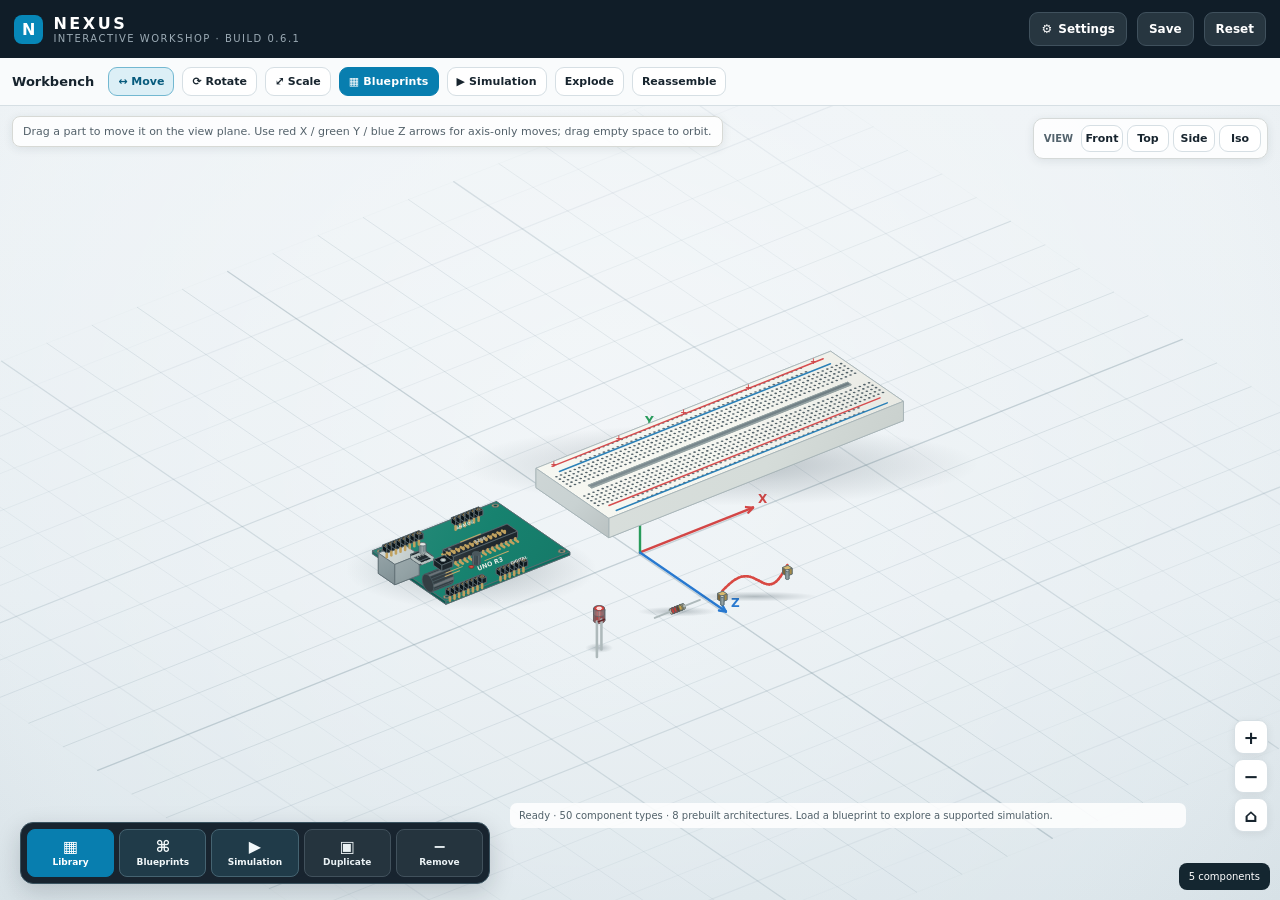
<file: index.html>
<!doctype html>
<html lang="en">
<head>
<meta charset="utf-8"><meta name="viewport" content="width=device-width,initial-scale=1,maximum-scale=1,user-scalable=no">
<title>NEXUS Workshop · v0.6.1</title>
<style>
:root{--bg:#e9e8e1;--panel:#fff;--ink:#17222b;--muted:#66727b;--blue:#1679a8;--line:#d5d9d8;--dark:#17232d}
*{box-sizing:border-box}html,body{margin:0;height:100%;font-family:Inter,system-ui,-apple-system,Segoe UI,sans-serif;color:var(--ink);background:var(--bg);overflow:hidden}button,input,select{font:inherit}button{cursor:pointer;border:1px solid var(--line);background:#fff;color:var(--ink);border-radius:9px;padding:9px 11px;font-weight:650}button:active{transform:scale(.98)}button.primary{background:var(--blue);border-color:var(--blue);color:#fff}button.active{background:#dceff6;border-color:#73b8d1;color:#075b7d}.top{height:54px;background:var(--dark);color:white;display:flex;align-items:center;gap:10px;padding:0 14px}.logo{background:#149ac4;border-radius:8px;font-weight:900;padding:5px 8px}.brand{font-weight:850;letter-spacing:.12em}.sub{font-size:9px;letter-spacing:.15em;color:#9cabb5}.spacer{flex:1}.top button{background:#273640;color:white;border-color:#40515d;font-size:12px}.shell{height:calc(100% - 54px);display:flex;flex-direction:column}.toolbar{display:flex;align-items:center;gap:7px;padding:9px 12px;background:#f8f8f4;border-bottom:1px solid var(--line);overflow-x:auto;white-space:nowrap}.toolbar strong{font-size:13px;margin-right:6px}.toolbar button{font-size:11px;padding:7px 9px}.workspace{flex:1;min-height:0;position:relative}.scene{position:absolute;inset:0;overflow:hidden;background-color:#e9e8e1;background-image:radial-gradient(#b8bdb8 0.7px,transparent .7px);background-size:17px 17px;touch-action:none}.scene canvas{display:block;width:100%;height:100%;touch-action:none}.hint{position:absolute;left:12px;top:10px;background:#ffffffd9;border:1px solid #d7d9d5;border-radius:8px;padding:8px 10px;font-size:10px;color:#53616a;pointer-events:none}.axis{position:absolute;top:10px;right:10px;display:grid;grid-template-columns:repeat(3,32px);gap:4px;background:#ffffffd9;padding:6px;border:1px solid #d5d9d8;border-radius:10px}.axis button{padding:6px 0;font-size:10px}.axis .x{color:#c63b3b}.axis .y{color:#24864c}.axis .z{color:#176fc4}.zoom{position:absolute;right:12px;bottom:72px;display:flex;flex-direction:column;gap:5px}.zoom button{width:34px;height:34px;padding:0;font-size:18px;box-shadow:0 2px 8px #0001}.status{position:absolute;bottom:10px;left:10px;max-width:70%;font-size:10px;color:#51616a;background:#ffffffd9;border-radius:7px;padding:7px 9px}.selection{position:absolute;bottom:10px;right:10px;background:#142630;color:white;padding:8px 10px;border-radius:8px;font-size:10px}.bottom{display:flex;gap:6px;padding:8px;background:#17232d;border-top:1px solid #34424a}.bottom button{flex:1;background:#25343e;color:#eaf1f4;border-color:#41515c;font-size:11px;padding:10px 4px}.bottom button.primary{background:#1679a8}.panel{position:absolute;inset:0;background:#f5f5f0;z-index:5;display:none;flex-direction:column}.panel.show{display:flex}.panelhead{display:flex;align-items:center;gap:8px;padding:12px;border-bottom:1px solid var(--line);background:white}.panelhead h2{font-size:15px;margin:0}.panelhead .spacer{flex:1}.search{padding:10px 12px;border-bottom:1px solid var(--line);background:white}.search input{width:100%;border:1px solid var(--line);border-radius:9px;padding:10px;background:#f8f9f7;outline-color:var(--blue)}.cats{display:flex;gap:6px;overflow:auto;padding:9px 10px;background:#fff;border-bottom:1px solid var(--line)}.cats button{font-size:11px;white-space:nowrap;padding:7px 10px}.grid{overflow:auto;padding:10px;display:grid;grid-template-columns:repeat(2,minmax(0,1fr));gap:9px;align-content:start}.part{min-height:118px;text-align:left;display:flex;flex-direction:column;gap:5px;padding:10px;border-radius:11px;background:white}.thumb{height:52px;border-radius:7px;background:linear-gradient(145deg,#f0f2ee,#e0e4df);display:flex;align-items:center;justify-content:center;position:relative;overflow:hidden}.thumb .shape{display:block;position:relative;filter:drop-shadow(0 3px 2px #0002)}.part b{font-size:12px}.part small{font-size:10px;color:var(--muted);line-height:1.3}.part .add{margin-top:auto;color:var(--blue);font-size:10px;font-weight:800}.inspector{position:absolute;z-index:4;left:10px;bottom:56px;width:min(280px,calc(100% - 20px));max-height:43%;overflow:auto;background:#ffffffed;border:1px solid #d4dad8;border-radius:12px;padding:12px;box-shadow:0 6px 24px #14232d20;display:none}.inspector.show{display:block}.inspector h3{font-size:14px;margin:0 0 4px}.inspector p{font-size:11px;line-height:1.4;color:#52616a;margin:4px 0 9px}.spec-box{border-top:1px solid #e2e8eb;padding-top:8px;margin:8px 0 10px;color:#435560;font-size:10px;line-height:1.45}.spec-box div{margin:3px 0}.spec-box b{color:#172c39}.thumb .shape svg{display:block;width:72px;height:48px;overflow:visible}.part{min-height:146px}.thumb{height:64px}.fields{display:grid;grid-template-columns:repeat(3,1fr);gap:5px}.fields label{font-size:9px;color:#68747c}.fields input{width:100%;min-width:0;border:1px solid var(--line);border-radius:6px;padding:6px;font-size:11px}.ins-actions{display:flex;gap:5px;margin-top:8px}.ins-actions button{flex:1;font-size:10px;padding:7px 3px}.empty{padding:28px 12px;text-align:center;color:#65727b;font-size:12px}.toast{position:absolute;z-index:9;top:54px;left:50%;transform:translateX(-50%);background:#17232d;color:#fff;border-radius:8px;padding:9px 12px;font-size:11px;opacity:0;pointer-events:none;transition:opacity .15s}.toast.on{opacity:1}@media(min-width:800px){.workspace{display:flex}.panel{left:auto;width:360px;border-left:1px solid var(--line)}.grid{grid-template-columns:repeat(2,minmax(0,1fr))}}

/* NEXUS UI pass: persistent navigation, professional controls, and settings */
:root{--bg:#e8edf0;--panel:#ffffff;--ink:#17242e;--muted:#63727d;--blue:#087eaf;--line:#d6dfe4;--dark:#101d28}
body{background:#e8edf0}.top{height:58px;padding:0 14px;background:#101d28}.logo{background:#0787b8}.brand{letter-spacing:.16em}.sub{font-size:10px}.shell{height:calc(100% - 58px);min-height:0}.toolbar{min-height:48px;background:#f9fbfc;gap:8px}.workspace{position:relative;min-height:0;overflow:hidden}.scene{z-index:1;background-color:#e9eef1;background-image:radial-gradient(ellipse at 50% 38%,rgba(255,255,255,.42),rgba(219,229,234,.36)),linear-gradient(#d3dde2 1px,transparent 1px),linear-gradient(90deg,#d3dde2 1px,transparent 1px);background-size:100% 100%,28px 28px,28px 28px;touch-action:none}.scene canvas{position:absolute;inset:0}.hint{z-index:2;max-width:calc(100% - 150px);font-size:11px;box-shadow:0 2px 10px #1d344018}.axis{z-index:3;top:12px;right:12px;display:flex;gap:4px;align-items:center;box-shadow:0 2px 10px #1d344018}.axis button{min-width:42px;font-size:11px}.zoom{z-index:3;bottom:68px}.status,.selection{z-index:2}.bottom{position:absolute;z-index:4;left:12px;right:12px;bottom:12px;padding:8px;gap:7px;background:#101d28f2;border:1px solid #334652;border-radius:14px;box-shadow:0 8px 24px #0b18242e}.bottom button{min-height:42px;font-size:12px;border-radius:9px}.bottom button:first-child{flex:1.35}.bottom button:not(:first-child){flex:1}.panel{z-index:18;inset:0 0 0 auto;width:min(430px,100%);background:#f5f8fa;box-shadow:-12px 0 32px #12233024}.panelhead{padding:14px 16px}.panelhead h2{font-size:16px}.search{padding:12px 14px}.cats{padding:10px 12px}.grid{grid-template-columns:repeat(2,minmax(0,1fr));gap:10px;padding:12px}.part{border:1px solid #dce4e8;box-shadow:0 3px 9px #142b3708;min-height:150px;transition:border-color .12s,box-shadow .12s}.part:hover{border-color:#8abbd0;box-shadow:0 4px 14px #1679a81b}.part:focus-visible{outline:2px solid #087eaf;outline-offset:2px}.dim-line{font-size:9px;color:#476372;line-height:1.25}.thumb{height:64px;background:linear-gradient(145deg,#f6f9fa,#e2eaee);border:1px solid #e7edf0}.thumb .shape{display:flex;align-items:center;justify-content:center;width:100%;height:100%}.part b{font-size:12px}.part .add{letter-spacing:.04em}.inspector{z-index:6;bottom:74px;max-height:45%;box-shadow:0 8px 28px #12233025}.toast{z-index:20;top:64px}
.top #settingsOpen{display:inline-flex;align-items:center;gap:6px}.settings-panel{position:absolute;z-index:19;inset:0;background:#f5f8fa;display:none;flex-direction:column;overflow:auto}.settings-panel.show{display:flex}.settings-body{padding:16px;overflow:auto}.settings-section{background:white;border:1px solid var(--line);border-radius:12px;padding:14px;margin-bottom:12px}.settings-section h3{margin:0 0 12px;font-size:13px;letter-spacing:.04em}.setting-row{display:flex;align-items:center;justify-content:space-between;gap:12px;padding:9px 0;border-top:1px solid #edf1f3;font-size:12px}.setting-row:first-of-type{border-top:0}.setting-row small{display:block;color:var(--muted);font-size:10px;margin-top:3px}.setting-row input[type=checkbox]{width:18px;height:18px;accent-color:var(--blue)}.setting-row select,.setting-row input[type=number]{border:1px solid var(--line);border-radius:7px;padding:7px;background:#fff;max-width:135px}.axis-label{font-size:10px;color:#53636d;padding:0 4px;font-weight:800}.axis .x{color:#c63b3b}.axis .y{color:#24864c}.axis .z{color:#176fc4}
@media(min-width:800px){.workspace{display:block}.panel{width:380px}.grid{grid-template-columns:repeat(2,minmax(0,1fr))}.bottom{left:20px;right:auto;width:390px}.inspector{left:20px;bottom:78px}}
/* Let the viewport receive drag input through informational portions of the inspector. Keep form controls clickable. */
.inspector{pointer-events:none}.inspector input,.inspector button{pointer-events:auto}
@media(max-width:520px){.top{gap:8px}.top #save{display:none}.top button{padding:8px}.toolbar{padding:8px;gap:6px}.toolbar strong{display:none}.toolbar button{font-size:11px}.hint{max-width:calc(100% - 236px);font-size:9px;line-height:1.35}.axis{gap:3px;padding:5px}.axis button{min-width:35px;padding:7px 5px}.bottom{left:8px;right:8px;bottom:8px;padding:6px}.bottom button{font-size:10px;padding:8px 4px;min-height:40px}.zoom{bottom:65px}.status{max-width:66%;bottom:72px}.selection{bottom:72px}.grid{grid-template-columns:repeat(2,minmax(0,1fr))}}

/* Layout polish: keep library navigation visible and prevent the desktop status card from sitting under the action bar. */
#library .panelhead,#library .search,#library .cats{flex:0 0 auto}
#library .grid{flex:1 1 0%;min-height:0;overflow-y:auto;align-content:start}
@media(min-width:800px){.status{left:420px;right:94px;bottom:14px;max-width:none;width:auto}}


/* v0.6.0: engineering blueprints and simulation console */
.toolbar #openArchitectures,.toolbar #openSimulation{font-size:11px;letter-spacing:.01em}
.advanced-panel{position:absolute;z-index:22;inset:0 0 0 auto;width:min(470px,100%);background:#f4f7f9;border-left:1px solid #ccd8de;box-shadow:-14px 0 36px #142c391f;display:none;flex-direction:column;min-height:0}
.advanced-panel.show{display:flex}.advanced-panel .panelhead{flex:none;align-items:center;gap:10px}.advanced-panel .panelhead h2{margin:0;font-size:16px}.panel-sub{display:block;margin-top:4px;color:#61727d;font-size:10px;font-weight:500}
.architecture-intro{margin:12px 14px 4px;background:#e8f2f6;border:1px solid #d1e3ea;border-radius:12px;padding:12px;color:#29404d;font-size:11px;line-height:1.45}.architecture-intro p{margin:5px 0 0;color:#526772}
.architecture-cards{flex:1;min-height:0;overflow:auto;padding:10px 12px 18px;display:grid;grid-template-columns:1fr;gap:10px;align-content:start}
.architecture-card{background:#fff;border:1px solid #d5e0e5;border-radius:13px;padding:13px;box-shadow:0 2px 8px #18344508}.architecture-card .arch-top{display:flex;align-items:flex-start;gap:10px}.arch-icon{flex:0 0 42px;height:42px;border-radius:10px;background:#e8f0f4;color:#146d92;display:grid;place-items:center;font-weight:850;font-size:17px}.arch-meta{min-width:0;flex:1}.arch-title{font-size:13px;font-weight:850;margin:1px 0 4px}.arch-type{font-size:10px;color:#0a749f;font-weight:750;text-transform:uppercase;letter-spacing:.06em}.arch-desc{font-size:11px;line-height:1.45;color:#5a6a74;margin:9px 0}.arch-chiprow{display:flex;gap:5px;flex-wrap:wrap}.arch-chip{border:1px solid #e0e7eb;background:#f7f9fa;border-radius:6px;padding:4px 6px;font-size:9px;color:#53646e}.arch-actions{display:flex;gap:7px;margin-top:11px}.arch-actions button{flex:1;font-size:10px;padding:9px 8px}.arch-actions .loadrun{background:#117fa8;color:#fff;border-color:#117fa8}
.simulation-content{overflow:auto;min-height:0;padding:13px;display:flex;flex-direction:column;gap:12px}.sim-empty{padding:22px 14px;text-align:center;background:white;border:1px solid #dbe4e8;border-radius:12px;color:#334955;font-size:12px}.sim-empty p{line-height:1.45;color:#687984}.sim-summary{background:#fff;border:1px solid #d7e2e7;border-radius:12px;padding:13px}.sim-summary h3{margin:0 0 5px;font-size:14px}.sim-summary p{margin:0;color:#5b6d78;font-size:11px;line-height:1.5}.sim-fidelity{margin-top:9px;padding:8px 9px;border-radius:8px;background:#fff7e6;border:1px solid #f1dfb4;color:#76551c;font-size:10px;line-height:1.45}
.sim-card{background:#fff;border:1px solid #d7e2e7;border-radius:12px;padding:13px}.sim-card h4{font-size:11px;letter-spacing:.07em;color:#536671;margin:0 0 10px}.sim-controls{display:grid;grid-template-columns:repeat(2,minmax(0,1fr));gap:9px}.sim-controls label{font-size:10px;color:#52636d;display:flex;flex-direction:column;gap:5px;min-width:0}.sim-controls input{width:100%;min-width:0;border:1px solid #cdd9df;border-radius:8px;padding:10px;background:#fbfcfd;font-size:13px;color:#172a35}.sim-controls input:focus{outline:2px solid #96cde0;outline-offset:1px}.sim-actions{display:flex;gap:7px}.sim-actions button{flex:1;font-size:11px}.sim-actions .run{background:#137e4b;border-color:#137e4b;color:white}.sim-actions .stop{background:#fff5f4;color:#9a3434;border-color:#e9cece}.sim-state{border-radius:8px;padding:8px 10px;background:#edf3f6;color:#39525f;font-size:10px;font-weight:750;display:flex;justify-content:space-between;gap:8px}.sim-state.running{background:#e4f5ea;color:#176a39}.sim-metrics{display:grid;grid-template-columns:repeat(2,minmax(0,1fr));gap:8px}.metric{border:1px solid #e1e8eb;border-radius:9px;padding:10px;background:#fbfcfd;min-width:0}.metric strong{display:block;color:#12779f;font-size:16px;overflow-wrap:anywhere}.metric span{display:block;font-size:9px;color:#63737d;margin-top:4px;line-height:1.3}.wave-wrap{background:#fff;border:1px solid #d8e2e7;border-radius:12px;padding:12px}.wave-head{display:flex;justify-content:space-between;gap:8px;margin-bottom:7px}.wave-head b{font-size:11px}.wave-head span{font-size:9px;color:#697984}.wave-canvas{display:block;width:100%;height:116px}.sim-connections{font-size:10px;line-height:1.55;color:#4e636f}.sim-connections li{margin:3px 0}.sim-note{font-size:10px;color:#60727d;line-height:1.5;margin:0}.sim-note strong{color:#2f4652}
@media(max-width:520px){.advanced-panel{width:100%}.architecture-cards{padding-bottom:20px}.sim-controls{grid-template-columns:repeat(2,minmax(0,1fr))}.sim-actions button{padding:9px 5px}.toolbar #openArchitectures,.toolbar #openSimulation{flex:none}}


/* v0.6.1: keep major workspaces directly reachable on mobile screens */
.bottom[aria-label="Primary workshop navigation"]{position:absolute;z-index:30;left:8px;right:8px;bottom:8px;display:flex;align-items:stretch;justify-content:space-between;gap:5px;padding:6px;background:#101d28f5;border:1px solid #3a5360;border-radius:13px;box-shadow:0 8px 24px #0b18242e;max-width:620px;margin-inline:auto}
.bottom[aria-label="Primary workshop navigation"] .nav-action{flex:1 1 0;min-width:0;min-height:48px;padding:5px 2px;display:flex;flex-direction:column;align-items:center;justify-content:center;gap:3px;border-radius:8px;font-size:9px;line-height:1.05;white-space:nowrap;overflow:hidden}
.bottom[aria-label="Primary workshop navigation"] .nav-icon{font-size:16px;font-weight:800;line-height:1}
.bottom[aria-label="Primary workshop navigation"] #openArchitecturesBottom,.bottom[aria-label="Primary workshop navigation"] #openSimulationBottom{background:#203b49;border-color:#456371;color:#f2f8fa}
.bottom[aria-label="Primary workshop navigation"] #openLib{background:#087eaf;border-color:#087eaf;color:#fff}
.bottom[aria-label="Primary workshop navigation"] .nav-action span:last-child{max-width:100%;overflow:hidden;text-overflow:ellipsis}
.top .sub{white-space:nowrap}.status{max-width:calc(100% - 32px);bottom:72px}.inspector{bottom:72px}
@media(min-width:800px){.bottom[aria-label="Primary workshop navigation"]{left:20px;right:auto;bottom:16px;margin:0;width:470px}.status{left:510px;max-width:calc(100% - 540px)}}
@media(max-width:520px){.top .sub{font-size:8px;letter-spacing:.08em}.bottom[aria-label="Primary workshop navigation"]{left:6px;right:6px;bottom:6px;gap:3px;padding:5px;border-radius:11px}.bottom[aria-label="Primary workshop navigation"] .nav-action{min-height:46px;font-size:8px;padding:4px 1px}.bottom[aria-label="Primary workshop navigation"] .nav-icon{font-size:15px}.status{bottom:65px;max-width:calc(100% - 20px);font-size:9px}.inspector{bottom:62px}}

</style></head>
<body>
<header class="top"><div class="logo">N</div><div><div class="brand">NEXUS</div><div class="sub">INTERACTIVE WORKSHOP · BUILD 0.6.1</div></div><div class="spacer"></div><button id="settingsOpen" aria-label="Open settings">⚙ <span>Settings</span></button><button id="save">Save</button><button id="reset">Reset</button></header>
<div class="shell"><div class="toolbar"><strong>Workbench</strong><button id="modeMove" class="active">↔ Move</button><button id="modeRotate">⟳ Rotate</button><button id="modeScale">⤢ Scale</button><button id="openArchitectures" class="primary">▦ Blueprints</button><button id="openSimulation">▶ Simulation</button><button id="explode">Explode</button><button id="reassemble">Reassemble</button></div>
<main class="workspace"><div id="scene" class="scene"><canvas id="view"></canvas><div class="hint">Drag a part to move it on the view plane. Use red X / green Y / blue Z arrows for axis-only moves; drag empty space to orbit.</div><div class="axis" aria-label="Standard camera views"><span class="axis-label">VIEW</span><button data-view="front">Front</button><button data-view="top">Top</button><button data-view="side">Side</button><button data-view="iso">Iso</button></div><div class="zoom"><button id="zin">+</button><button id="zout">−</button><button id="home">⌂</button></div><div class="status" id="status">Ready · add a component from the library to begin.</div><div class="selection" id="count">0 components</div></div>
<div id="library" class="panel"><div class="panelhead"><h2>Component library</h2><div class="spacer"></div><button id="closeLib">✕</button></div><div class="search"><input id="search" placeholder="Search components (e.g. resistor, gear)…"></div><div id="cats" class="cats"></div><div id="parts" class="grid"></div></div>
<section id="architecturePanel" class="advanced-panel" aria-label="Prebuilt engineering architectures"><div class="panelhead"><div><h2>Prebuilt architectures</h2><small class="panel-sub">Load a defined assembly, then inspect or simulate it.</small></div><div class="spacer"></div><button id="architecturesClose">✕</button></div><div class="architecture-intro"><b>Assembly-first workflow</b><p>Each blueprint contains individually editable parts, a parts list, a connection/relationship map, and a simulation model with stated assumptions.</p></div><div id="architectureCards" class="architecture-cards"></div></section>
<section id="simulationPanel" class="advanced-panel" aria-label="Simulation console"><div class="panelhead"><div><h2>Simulation console</h2><small class="panel-sub">Run a supported model for the loaded blueprint.</small></div><div class="spacer"></div><button id="simulationClose">✕</button></div><div id="simContent" class="simulation-content"><div class="sim-empty"><b>No prebuilt architecture loaded</b><p>Choose Blueprints, load a system, then open Simulation.</p><button type="button" id="simGoBlueprints" class="primary">Browse blueprints</button></div></div></section>
<section id="settingsPanel" class="settings-panel" aria-label="Workshop settings"><div class="panelhead"><h2>Workshop settings</h2><div class="spacer"></div><button id="settingsClose">Done</button></div><div class="settings-body"><div class="settings-section"><h3>VIEWPORT</h3><label class="setting-row"><span>Show ground grid<small>Display workbench reference grid</small></span><input id="setGrid" type="checkbox" checked></label><label class="setting-row"><span>Show world axes<small>Red X · green Y · blue Z</small></span><input id="setAxes" type="checkbox" checked></label><label class="setting-row"><span>Show object labels<small>Display selected part name</small></span><input id="setLabels" type="checkbox" checked></label><label class="setting-row"><span>Camera sensitivity</span><select id="setSensitivity"><option value="0.65">Low</option><option value="1" selected>Normal</option><option value="1.4">High</option></select></label></div><div class="settings-section"><h3>SNAPPING & TRANSFORM</h3><label class="setting-row"><span>Snap movement<small>Round movement to increments</small></span><input id="setSnap" type="checkbox"></label><label class="setting-row"><span>Snap increment</span><select id="setSnapSize"><option value="0.1">0.1 units</option><option value="0.25" selected>0.25 units</option><option value="0.5">0.5 units</option><option value="1">1 unit</option></select></label><label class="setting-row"><span>Rotation increment</span><select id="setRotation"><option value="5">5°</option><option value="15" selected>15°</option><option value="30">30°</option><option value="45">45°</option></select></label></div><div class="settings-section"><h3>WORKSPACE</h3><label class="setting-row"><span>Units</span><select id="setUnits"><option value="model">Model units</option><option value="mm">Millimetres (display only)</option></select></label><div class="setting-row"><span>Layout storage<small>Saved locally in this browser only</small></span><button id="settingsSave">Save now</button></div><div class="setting-row"><span>Restore initial scene<small>Replaces current unsaved layout</small></span><button id="settingsReset">Reset scene</button></div></div><p style="font-size:10px;color:#687780;line-height:1.5">Model scale: 1 unit = 25 mm. Free drag follows the pointer in camera space; colored X/Y/Z handles constrain motion to a world axis. Reference envelopes are documented per component, but most sub-part shapes are procedural visual models—not validated, manufacturer-specific CAD. Eight prebuilt architectures and first-order/kinematic teaching simulations are available. General SPICE solving, pin-snapped netlists, collision/contact physics and CAD joint constraints are not implemented.</p></div></section><div id="inspector" class="inspector"><h3 id="iName">Component</h3><p id="iDesc"></p><div id="iSpec" class="spec-box"></div><div class="fields"><label>X position<input id="px" type="number" step=".1"></label><label>Y position<input id="py" type="number" step=".1"></label><label>Z position<input id="pz" type="number" step=".1"></label></div><div class="ins-actions"><button id="duplicate">Duplicate</button><button id="remove" >Remove</button><button id="deselect">Done</button></div></div>
<nav class="bottom" aria-label="Primary workshop navigation"><button id="openLib" class="primary nav-action" title="Browse individual parts" aria-label="Open component library"><span class="nav-icon">▦</span><span>Library</span></button><button id="openArchitecturesBottom" class="nav-action" title="Load a prebuilt engineering assembly" aria-label="Open blueprints"><span class="nav-icon">⌘</span><span>Blueprints</span></button><button id="openSimulationBottom" class="nav-action" title="Open simulation console" aria-label="Open simulation"><span class="nav-icon">▶</span><span>Simulation</span></button><button id="duplicateBottom" class="nav-action" title="Duplicate selected component"><span class="nav-icon">▣</span><span>Duplicate</span></button><button id="removeBottom" class="nav-action" title="Remove selected component"><span class="nav-icon">−</span><span>Remove</span></button></nav></main></div><div class="toast" id="toast"></div>
<script>
(()=>{'use strict';
const $=s=>document.querySelector(s), canvas=$('#view'),ctx=canvas.getContext('2d');
const defs=[
['Electronics','Arduino UNO R3','Microcontroller development board','board'],['Electronics','Solderless breadboard','830-point prototyping board','breadboard'],['Electronics','Red LED 5 mm','Polarized indicator diode','led'],['Electronics','Green LED 5 mm','Polarized indicator diode','ledg'],['Electronics','Resistor 220 Ω','Axial resistor · red-red-brown-gold example','resistor'],['Electronics','Resistor 1 kΩ','Axial resistor','resistor'],['Electronics','Resistor 10 kΩ','Axial resistor','resistor'],['Electronics','Ceramic capacitor 100 nF','Non-polarized capacitor','cap'],['Electronics','Electrolytic capacitor 220 µF','Polarized capacitor','electro'],['Electronics','1N4007 diode','Rectifier diode','diode'],['Electronics','NPN transistor TO-92','Three-lead transistor package','transistor'],['Electronics','NE555 timer IC','8-pin timer integrated circuit','ic'],['Electronics','LM358 op-amp','Dual operational amplifier IC','ic'],['Electronics','Push button 6×6 mm','Momentary tactile switch','button'],['Electronics','10 kΩ potentiometer','Adjustable resistor','pot'],['Electronics','Slide switch SPDT','Three-terminal switch','switch'],['Electronics','Active buzzer 5 V','Sound indicator','buzzer'],['Electronics','7805 regulator','5 V linear voltage regulator','ic3'],['Electronics','MOSFET TO-220','Three-terminal power transistor','transistor'],['Electronics','7-segment display','Single-digit numeric display','display'],['Electronics','Crystal 16 MHz','Clock reference component','crystal'],['Prototyping','Jumper wire','Dupont-style wire','wire'],['Prototyping','Screw terminal 2-pin','Wire connection terminal','terminal'],['Power','9 V battery','Rectangular battery','battery'],['Power','CR2032 coin cell','3 V coin-cell battery','coin'],['Robotics','DC gear motor','Small geared DC motor','motor'],['Robotics','Servo motor','Positional rotary actuator','servo'],['Robotics','Stepper motor','Stepper actuator','stepper'],['Robotics','Wheel','Rubber-tread wheel','wheel'],['Sensors','Ultrasonic sensor','HC-SR04-style 40 kHz distance module','sensor'],['Sensors','IR sensor module','Infrared detection board','sensor2'],['Sensors','Photoresistor LDR','Light-dependent resistor','resistor'],['Sensors','NTC thermistor','Temperature-sensitive resistor','resistor'],['Mechanical','Spur gear 20T','Illustrative straight-tooth gear','gear'],['Mechanical','Spur gear 40T','Illustrative larger straight-tooth gear','gear2'],['Mechanical','Shaft','Cylindrical rotating shaft','shaft'],['Mechanical','Ball bearing','608-style radial bearing reference','bearing'],['Mechanical','Compression spring','Helical spring','spring'],['Mechanical','Hex bolt M6','Illustrative fastener','bolt'],['Mechanical','Hex nut M6','Illustrative fastener','nut'],['Mechanical','Pulley','Grooved belt pulley','pulley'],['Mechanical','Timing belt','GT2-style 2 mm pitch reference','belt'],['Mechanical','Crank arm','Rotating linkage arm','linkage'],['Mechanical','Piston','Cylinder piston illustration','piston'],['Mechanical','Connecting rod','Crank-piston connecting rod','rod'],['Mechanical','Propeller','Two-blade propeller','propeller'],['Mechanical','Hinge','Simple pivot hinge','hinge'],['Mechanical','Linear rail block','Linear motion carriage','rail'],['Mechanical','Fan','Axial fan rotor','fan'],['Mechanical','Chassis plate','Flat mounting plate','plate']];
let placed=[],selected=null,category='All',cam={yaw:-.65,pitch:.55,zoom:1.1,targetX:0,targetY:0},mode='move',exploded=false,drag=null,pointers=new Map(),lastPinch=0;
let activeArchitecture=null, simRuntime=null, simFrameId=0, simLastUi=0;
const cats=['All','Electronics','Prototyping','Sensors','Power','Robotics','Mechanical'];
// Every model has an explicit reference envelope, visible sub-assemblies, connection interfaces,
// and a fidelity note. Dimensions are mm; visuals convert mm to 25 mm per model unit.
const MM=v=>v/25;
const specs={
'Arduino UNO R3':{size:[79,15,53.4],dim:'PCB outline 68.6 × 53.4 mm; rendered envelope about 79 × 15 × 53.4 mm including projecting USB/power connectors',arch:'FR-4 PCB; ATmega328P DIP-28 main MCU; USB interface IC; USB-B connector; DC barrel jack; 16 MHz resonator; reset switch; power/status LEDs; ICSP headers; two long I/O header banks; four mounting holes.',iface:'14 digital I/O, 6 analog inputs, power/ground headers, USB-B, barrel jack and ICSP.',note:'Board outline and interfaces follow the UNO R3 reference layout; individual package models are representative rather than a manufacturer-validated complete CAD assembly.'},
'Solderless breadboard':{size:[163,10,53],dim:'Reference 830-point board: 163 × 53 × 10 mm; 2.54 mm hole pitch',arch:'Insulating body; two 5-row terminal fields separated by a central DIP trench; 63 columns per terminal field; four longitudinal power-rail rows; mounting/adhesive backing.',iface:'Tie-point holes on 2.54 mm pitch; five-hole connected groups are represented visually, not yet as an electrical connectivity graph.',note:'Envelope follows Adafruit’s 830-point board reference; exact internal bus-strip connectivity varies by model.'},
'Red LED 5 mm':{size:[5,25,5],dim:'5 mm nominal lens; representative through-hole leads',arch:'Epoxy dome lens; semiconductor die/cup inside the lens; two unequal leads; cathode flat/reference side indicated in the model.',iface:'Anode (+) and cathode (−); current limiting is required in real circuits.',note:'Lens and lead proportions are reference geometry; forward voltage depends on the exact LED.'},
'Green LED 5 mm':{size:[5,25,5],dim:'5 mm nominal lens; representative through-hole leads',arch:'Green epoxy lens; internal die/cup representation; two leads with cathode-side reference flat.',iface:'Anode (+) and cathode (−); forward voltage and current rating are part-specific.',note:'Representative package, not a selected manufacturer part number.'},
'Resistor 220 Ω':{size:[25,2.5,2.5],dim:'Typical 1/4 W axial form; body approx. 6.3 × 2.3 mm',arch:'Insulating cylindrical body; two axial leads; four-band red-red-brown-gold example for 220 Ω ±5%.',iface:'Two non-polarized leads.',note:'Body dimensions and power rating vary by resistor series; the colour bands encode the stated example only.'},
'Resistor 1 kΩ':{size:[25,2.5,2.5],dim:'Typical 1/4 W axial form; body approx. 6.3 × 2.3 mm',arch:'Insulating body; two axial leads; four-band brown-black-red-gold example for 1 kΩ ±5%.',iface:'Two non-polarized leads.',note:'Representative axial package; tolerance and power rating must be selected separately.'},
'Resistor 10 kΩ':{size:[25,2.5,2.5],dim:'Typical 1/4 W axial form; body approx. 6.3 × 2.3 mm',arch:'Insulating body; two axial leads; four-band brown-black-orange-gold example for 10 kΩ ±5%.',iface:'Two non-polarized leads.',note:'Representative axial package; tolerance and power rating must be selected separately.'},
'Ceramic capacitor 100 nF':{size:[8,12,8],dim:'Radial ceramic reference; body about 7 mm diameter; model envelope includes leads (package/voltage dependent)',arch:'Ceramic dielectric body with printed value mark; two radial leads; non-polarized construction.',iface:'Two non-polarized leads.',note:'100 nF alone does not determine package dimensions or voltage rating.'},
'Electrolytic capacitor 220 µF':{size:[8,17,8],dim:'Radial can about 8 mm diameter; model envelope includes leads; diameter/height depend on voltage and series',arch:'Aluminium can; vented scored top; insulating sleeve; polarity stripe; two radial leads with unequal lead-length convention.',iface:'Positive and negative leads; polarity must be observed.',note:'Voltage rating and exact package are unspecified in this catalogue item.'},
'1N4007 diode':{size:[25,3,3],dim:'DO-41 axial package; body about 5.2 × 2.7 mm',arch:'Moulded cylindrical epoxy body; two axial leads; cathode band at one end.',iface:'Anode and cathode; reverse polarity blocks current within ratings.',note:'Package geometry is representative of DO-41; electrical ratings are not simulated yet.'},
'NPN transistor TO-92':{size:[5,14,5],dim:'TO-92-style body; dimensions/pinout depend on selected transistor',arch:'Moulded semi-rounded body; three formed leads; flat/front reference face.',iface:'Collector, base and emitter are device-specific; no pinout is assumed by this model.',note:'A manufacturer part number is required before relying on pin positions.'},
'NE555 timer IC':{size:[10,6,8],dim:'PDIP-8 reference: body about 9.8 × 6.6 mm; 2.54 mm lead pitch',arch:'Moulded DIP body; 4 gull-wing-free through-hole pins per side; pin-1 dimple; end notch.',iface:'Eight pins; pin numbering follows standard DIP-8 orientation; electrical behavior is not simulated.',note:'TI lists a PDIP-8 package; package dimensions differ for SOIC/TSSOP variants.'},
'LM358 op-amp':{size:[10,6,8],dim:'PDIP-8 reference: body about 9.8 × 6.6 mm; 2.54 mm lead pitch',arch:'Moulded DIP-8 package; four through-hole pins per side; notch and pin-1 indicator.',iface:'Eight pins; dual op-amp pinout applies to LM358 family in the selected package.',note:'The catalogue explicitly models the PDIP variant; SOIC/TSSOP variants have different footprints.'},
'Push button 6×6 mm':{size:[6,10,6],dim:'6 × 6 mm tactile switch; height varies by actuator series',arch:'Four-terminal stamped frame; black/coloured body; round actuator plunger; two internally paired terminal pairs.',iface:'Momentary normally-open contact model; exact pin pairing depends on variant.',note:'Representative tact switch geometry; no electrical state simulation yet.'},
'10 kΩ potentiometer':{size:[10,11,10],dim:'Top-adjust trimmer-style reference; model envelope includes leads; exact footprint varies',arch:'Resistive element body; slotted adjustment screw; three terminals (two ends and wiper).',iface:'Three terminals: end A, wiper, end B.',note:'A rotary pot and a trimmer pot have different shapes; this model chooses a top-adjust trimmer form.'},
'Slide switch SPDT':{size:[9,12,5],dim:'Small through-hole SPDT slide-switch reference',arch:'Insulated base; sliding actuator; three terminals arranged as common and two throws.',iface:'COM, throw 1, throw 2; switch state is not yet electrically simulated.',note:'Footprint and contact layout vary by manufacturer.'},
'Active buzzer 5 V':{size:[12,14,12],dim:'12 mm-class cylindrical buzzer reference',arch:'Cylindrical housing; acoustic outlet/grille; polarity mark; two leads; internal oscillator is implied.',iface:'Positive supply and ground; nominal 5 V is a catalogue label, not a universal rating.',note:'Use a datasheet to confirm operating voltage, current and sound pressure for an actual buzzer.'},
'7805 regulator':{size:[10.4,29,4.6],dim:'TO-220 reference; body approx. 10.4 × 15.5 × 4.6 mm',arch:'Moulded regulator body; metal heat-spreader tab with mounting hole; three formed leads.',iface:'Input, ground and regulated output; pin order is manufacturer/part-specific though common 7805 variants use a standard front-view order.',note:'TO-220 outline follows the ST L78 family package drawing; do not assume thermal performance from the illustration.'},
'MOSFET TO-220':{size:[10.4,29,4.6],dim:'TO-220 reference package',arch:'Moulded power-device body; metal tab and mounting hole; three leads; source/drain/gate are not labelled without a part number.',iface:'Gate, drain and source positions vary by exact device.',note:'Generic MOSFET package only; not safe for PCB design without a selected device datasheet.'},
'7-segment display':{size:[10,20,7],dim:'Single-digit through-hole display reference; package/pinout varies',arch:'Dark face; seven bar-shaped LED segments plus decimal point; moulded package; ten leads in typical single-digit variants.',iface:'Segment pins and common pin(s); common-anode/cathode type has not been selected.',note:'Display model shows the segment layout but is not assigned an electrical pin map.'},
'Crystal 16 MHz':{size:[12,12,5],dim:'HC-49/S-style crystal reference; model envelope includes axial leads',arch:'Metal can; two leads; internal quartz resonator is not visible.',iface:'Two terminals; external load capacitors are circuit-dependent.',note:'Frequency is labelled 16 MHz; package and ESR depend on manufacturer.'},
'Jumper wire':{size:[40,12,6],dim:'Illustrative 40 mm jumper; model envelope includes loop and connector bodies; length/colours are editable future parameters',arch:'Insulated flexible conductor; two crimp contacts; male header ends.',iface:'Two conductive ends; actual bend/length are currently visual only.',note:'No wire gauge or electrical resistance is assigned.'},
'Screw terminal 2-pin':{size:[10,13,10],dim:'2-position, assumed 5.08 mm pitch; envelope includes terminal block, screws and leads',arch:'Insulating block; two metal clamp screws; two conductor entry cages; two through-hole pins.',iface:'Two isolated terminals; pitch depends on exact part.',note:'Representative 2-pin terminal, not manufacturer-specific.'},
'9 V battery':{size:[27,49,18],dim:'Rectangular PP3 battery envelope about 48.5 × 26.5 × 17.5 mm',arch:'Rectangular casing; stepped top; two snap terminals of opposite size/polarity.',iface:'Positive and negative snap connectors.',note:'Envelope is a common PP3 reference; terminal geometry differs slightly among brands.'},
'CR2032 coin cell':{size:[20,3.2,20],dim:'20.0 mm diameter × 3.2 mm nominal thickness',arch:'Layered metal can; positive top face with + mark; negative base can.',iface:'Positive face and negative can.',note:'CR2032 nominal dimensions; capacity and voltage sag depend on manufacturer/load.'},
'DC gear motor':{size:[65,22,19],dim:'Generic motor/gearbox/shaft assembly; model envelope about 65 × 22 × 19 mm along shaft axis',arch:'DC motor can; gearbox housing; output shaft; mounting tabs; power terminals.',iface:'Two motor terminals and an output shaft; gear ratio and torque are unspecified.',note:'No exact motor or gearbox ratio has been selected; behavior is visual-only.'},
'Servo motor':{size:[24,22,15],dim:'SG90-class micro-servo reference; approx. 23 × 12 × 22 mm body/output envelope plus mounting-tab width',arch:'Plastic case; mounting ears and holes; output spline; removable horn; internal geartrain implied.',iface:'Three-wire supply, ground and PWM control; horn spline count varies.',note:'SG90-like silhouette only; not an exact manufacturer CAD model or motion controller.'},
'Stepper motor':{size:[42.3,52,42.3],dim:'NEMA-17-style face: 42.3 × 42.3 mm; illustrative overall envelope includes a protruding shaft',arch:'Square stator frame; front plate; four mounting holes; central shaft; rear cable/connector.',iface:'Four-wire/five-wire arrangement depends on winding type; not electrically simulated.',note:'NEMA-17 specifies a frame class, not a unique motor length or winding.'},
'Wheel':{size:[65,65,26],dim:'65 mm diameter × 26 mm width illustrative robotics wheel',arch:'Rubber tread; hub; spokes/ribs; central bore; axle interface.',iface:'Hub/bore interface is not yet dimensionally constrained to a specific shaft.',note:'Representative robot wheel; axle/bore must be selected for a compatible assembly.'},
'Ultrasonic sensor':{size:[45,16,22],dim:'HC-SR04-style board about 45 × 20 mm; model envelope about 45 × 16 × 22 mm with two 16 mm transducer cans',arch:'PCB; separate ultrasonic transmitter and receiver cans; two front transducer diaphragms; 4-pin header.',iface:'VCC, TRIG, ECHO and GND for HC-SR04-style modules.',note:'The name is generic; this 3D reference adopts an HC-SR04-style layout.'},
'IR sensor module':{size:[20,12,16],dim:'Small IR obstacle-sensor board reference; footprint varies',arch:'PCB; IR emitter; photodetector/receiver; threshold comparator IC; trimmer; status LED; header.',iface:'Supply, ground and digital output for a common 3-pin module; variant-dependent.',note:'Generic FC-51-style layout; exact pinout and sensing distance vary.'},
'Photoresistor LDR':{size:[5,25,5],dim:'5 mm radial photoresistor reference',arch:'Round sensing disc; visible serpentine photosensitive track; two radial leads.',iface:'Two-terminal, non-polarized resistive sensor.',note:'Resistance/light curve is not simulated and is part-specific.'},
'NTC thermistor':{size:[5,25,5],dim:'Small radial bead-style NTC reference',arch:'Epoxy bead/disc; two leads; temperature-sensitive resistive element implied.',iface:'Two terminals; resistance decreases as temperature rises for an NTC device.',note:'No nominal resistance/Beta curve is defined yet.'},
'Spur gear 20T':{size:[22,6,22],dim:'20 teeth, module 1, 20 mm pitch diameter, 22 mm outside diameter, 6 mm face width',arch:'Straight spur gear; 20 involute teeth simplified to a tooth profile; 5 mm bore; cylindrical hub.',iface:'For theoretical meshing, requires a compatible module-1, same-pressure-angle gear; center distance to 40T mate is 30 mm.',note:'Module 1 and 20° pressure angle are explicit modelling assumptions; the displayed tooth flank is illustrative, not manufacturing-grade involute CAD.'},
'Spur gear 40T':{size:[42,6,42],dim:'40 teeth, module 1, 40 mm pitch diameter, 42 mm outside diameter, 6 mm face width',arch:'Straight spur gear; 40 simplified teeth; 6 mm bore; hub face.',iface:'Designed as a module-1 mate for the 20T gear; theoretical center distance 30 mm.',note:'Module 1 and 20° pressure angle are explicit assumptions; tooth flank is not manufacturing-grade CAD.'},
'Shaft':{size:[60,6,6],dim:'Ø6 × 60 mm reference shaft',arch:'Straight cylindrical shaft; flat ends; no keyway, shoulder or thread unless added later.',iface:'Ø6 mm nominal cylindrical interface.',note:'Material, tolerance, fit and surface finish are unspecified.'},
'Ball bearing':{size:[22,7,22],dim:'608-style bearing reference: 22 mm OD × 8 mm bore × 7 mm width',arch:'Outer race; inner race; rolling balls; cage represented by separators.',iface:'8 mm bore and 22 mm housing OD for this assumed 608-style reference.',note:'The generic catalogue entry adopts 608 dimensions for illustration; confirm bearing designation before designing a fit.'},
'Compression spring':{size:[10,20,10],dim:'Illustrative spring: 8 mm OD, 20 mm free length, 1 mm wire',arch:'Helical wire; end turns; spring axis; coil count and pitch represented in the mesh.',iface:'Axial compression interface; rate, material, end condition and solid height not defined.',note:'Visual dimensions are assumptions, not a rated spring specification.'},
'Hex bolt M6':{size:[10,24,10],dim:'M6 × 20 mm thread length; 10 mm across-flats hex head reference',arch:'Hex head; cylindrical/threaded shank; helical thread indication; under-head bearing face.',iface:'M6 nominal thread; pitch is assumed standard coarse 1.0 mm.',note:'Head standard, tolerance class, strength grade and exact length convention are not selected.'},
'Hex nut M6':{size:[10,5,10],dim:'M6 hex nut; 10 mm across-flats reference; about 5 mm thick',arch:'Hexagonal body; central bore; internal thread suggested visually.',iface:'M6 coarse thread assumed at 1.0 mm pitch.',note:'Standard, tolerance and grade are unspecified; thread is not a functional helical solid.'},
'Pulley':{size:[20,8,20],dim:'Illustrative Ø20 × 8 mm single-groove pulley; 5 mm bore assumed',arch:'Grooved rim; hub; central bore; belt-contact faces.',iface:'Bore and groove are assumptions; belt profile is not guaranteed compatible.',note:'A specific belt standard and pulley profile must be selected for a real drive.'},
'Timing belt':{size:[90,3,30],dim:'GT2-style 2 mm pitch, 6 mm width; nominal loop envelope is illustrative',arch:'Closed flexible loop; outer backing; inner repeated teeth; pitch line represented by path.',iface:'Assumed 2 mm pitch; requires matching GT2 pulley tooth profile.',note:'Loop length and exact tooth count are placeholders, not a fabrication drawing.'},
'Crank arm':{size:[58,5,10],dim:'50 mm hole-centre spacing; approximately 58 mm overall length; 6/8 mm end bores assumed',arch:'Flat arm; two bored eyes; connecting web; constant thickness.',iface:'Two pivot holes; centres 50 mm apart in this reference model.',note:'A simplified linkage plate; material and load rating are unspecified.'},
'Piston':{size:[20,20,20],dim:'Ø20 × 20 mm reference piston',arch:'Crown; skirt; two ring grooves; wrist-pin bore across the skirt.',iface:'Fits only a matched cylinder/bore and pin system; clearance is not modelled.',note:'Representative teaching geometry, not an engine-specific piston.'},
'Connecting rod':{size:[57,8,14],dim:'50 mm centre-to-centre; approximately 57 mm overall; large end 14 mm OD / 8 mm bore; small end 8 mm OD',arch:'Large-end eye; small-end eye; tapered/webbed shank; bearing bores.',iface:'Two rotating joints; bearing inserts/caps are not modelled.',note:'Generic linkage rod, not a fatigue-rated engine conrod.'},
'Propeller':{size:[120,6,120],dim:'Two-blade, 120 mm diameter illustrative propeller',arch:'Two swept blades; central hub; bore/shaft seat; blade thickness and pitch are simplified.',iface:'Central hub/shaft interface; handedness and pitch are not specified.',note:'Geometry is illustrative and not balanced, aerodynamic, or safe for real rotating use.'},
'Hinge':{size:[40,8,30],dim:'40 × 30 mm leaf envelope with 3 mm pin assumption',arch:'Two interleaved leaves; knuckles alternating along a pin; mounting holes.',iface:'Single rotational axis through the hinge pin.',note:'Leaf dimensions and knuckle spacing are representative.'},
'Linear rail block':{size:[100,20,12],dim:'MGN12-style reference rail length 100 mm; 12 mm rail width; carriage about 27 × 20 × 10 mm',arch:'Ground rail profile; longitudinal raceways; carriage block; end/fastener holes.',iface:'Linear translation along rail axis; preload and carriage fit are not simulated.',note:'Reference form only; exact rail length, block series and mounting pattern vary.'},
'Fan':{size:[40,13,40],dim:'40 × 40 mm axial fan; envelope includes 10 mm frame and projecting rotor/hub details',arch:'Square frame; four corner mounting holes; central motor hub; five rotor blades; stator frame.',iface:'Central rotor axis and frame mounting points; electrical connector omitted from this model.',note:'Representative 40 mm fan size; blade pitch and flow performance are not simulated.'},
'Chassis plate':{size:[100,2,60],dim:'100 × 60 × 2 mm reference plate',arch:'Flat plate; four corner mounting holes; mounting surface.',iface:'Hole pattern is a generic corner pattern, not tied to a standard.',note:'Material and structural strength are not specified.'}
};
function toast(s){$('#toast').textContent=s;$('#toast').classList.add('on');setTimeout(()=>$('#toast').classList.remove('on'),1800)}
function uid(){return 'p'+Math.random().toString(36).slice(2,9)}
function suggestedPosition(def){const own=specs[def[1]]||{size:[20,10,20]},hx=Math.max(.18,(own.size?.[0]||20)/50),hz=Math.max(.18,(own.size?.[2]||20)/50);const candidates=[];for(let iz=0;iz<=10;iz++)for(let ix=-6;ix<=6;ix++)candidates.push({x:ix*1.05,z:-1.2+iz*1.05});candidates.sort((a,b)=>(Math.abs(a.x)*.7+Math.abs(a.z-3.4))-(Math.abs(b.x)*.7+Math.abs(b.z-3.4)));for(const c of candidates){const overlap=placed.some(p=>{const s0=specs[p.def?.[1]]||{size:[20,10,20]},phx=Math.max(.18,(s0.size?.[0]||20)/50)*(p.scale||1),phz=Math.max(.18,(s0.size?.[2]||20)/50)*(p.scale||1);return Math.abs(c.x-p.x)<hx+phx+.18&&Math.abs(c.z-p.z)<hz+phz+.18});if(!overlap)return c}return{x:((placed.length%5)-2)*1.5,z:4+Math.floor(placed.length/5)*1.5}}
function add(def,position){const spot=position||suggestedPosition(def);const p={id:uid(),def,x:spot.x,y:spot.y??0,z:spot.z,rot:0,scale:1,offset:null};placed.push(p);select(p);draw();toast(def[1]+' added');}
function formatCoord(v){return unitMode==='mm'?(v*25).toFixed(1):v.toFixed(2)}
function select(p){selected=p;$('#inspector').classList.toggle('show',!!p);if(p){const sp=specs[p.def[1]]||{dim:'Not specified',arch:p.def[2],iface:'Not mapped',note:'Reference visual only.'};$('#iName').textContent=p.def[1];$('#iDesc').textContent=p.def[2];$('#iSpec').innerHTML=`<div><b>Nominal envelope:</b> ${sp.dim}</div><div><b>Model architecture:</b> ${sp.arch}</div><div><b>Interfaces:</b> ${sp.iface}</div><div><b>Model status:</b> ${sp.note}</div>`;['x','y','z'].forEach(k=>$('#p'+k).value=formatCoord(p[k]));}draw()}
function updatePos(){if(!selected)return;['x','y','z'].forEach(k=>{let v=parseFloat($('#p'+k).value);if(unitMode==='mm')v/=25;if(Number.isFinite(v))selected[k]=Math.max(-20,Math.min(20,v))});['x','y','z'].forEach(k=>$('#p'+k).value=formatCoord(selected[k]));draw()}
function renderCats(){ $('#cats').innerHTML='';cats.forEach(c=>{const b=document.createElement('button');b.textContent=c;b.className=category===c?'active':'';b.onclick=()=>{category=c;renderCats();renderParts()};$('#cats').append(b)})}
function thumb(type){
const svg=(content)=>`<svg viewBox="0 0 100 64" role="img" aria-hidden="true">${content}</svg>`;
const map={
 board:svg('<rect x="15" y="10" width="70" height="44" rx="4" fill="#13816e" stroke="#075b50" stroke-width="2"/><path d="M20 20H38M20 25H38M20 30H38" stroke="#50bca4" stroke-width="1.5"/><rect x="40" y="20" width="22" height="15" rx="1.5" fill="#202b31" stroke="#86969a"/><rect x="64" y="15" width="10" height="7" rx="1" fill="#c6d0d2"/><rect x="64" y="28" width="10" height="7" rx="1" fill="#c6d0d2"/>'+Array.from({length:8},(_,i)=>`<rect x="19" y="${12+i*5}" width="3" height="2" fill="#d8b567"/>`).join('')),
 breadboard:svg('<rect x="4" y="12" width="92" height="40" rx="4" fill="#f4f5ee" stroke="#a9b6bc" stroke-width="1.5"/><path d="M8 18H92M8 46H92" stroke="#dc5153"/><path d="M8 21H92M8 49H92" stroke="#2883b9"/>'+Array.from({length:22},(_,i)=>Array.from({length:4},(_,j)=>`<circle cx="${10+i*3.8}" cy="${25+j*5.4}" r=".9" fill="#52636b"/>`).join('')).join('')),
 led:svg('<path d="M45 37V55M55 37V55" stroke="#9ca8ab" stroke-width="3"/><path d="M37 28A13 13 0 0 1 63 28V34Q63 38 58 39H42Q37 38 37 34Z" fill="#ec504e" stroke="#8e2929" stroke-width="2"/><ellipse cx="49" cy="21" rx="6" ry="3" fill="#ffb4aa"/>'),
 ledg:svg('<path d="M45 37V55M55 37V55" stroke="#9ca8ab" stroke-width="3"/><path d="M37 28A13 13 0 0 1 63 28V34Q63 38 58 39H42Q37 38 37 34Z" fill="#30ae70" stroke="#166a44" stroke-width="2"/><ellipse cx="49" cy="21" rx="6" ry="3" fill="#b3f0cf"/>'),
 resistor:svg('<path d="M5 32H32M68 32H95" stroke="#9aa6a8" stroke-width="3"/><rect x="31" y="24" width="38" height="16" rx="8" fill="#d6bc8a" stroke="#94774e" stroke-width="1.5"/><path d="M40 24V40M48 24V40M56 24V40M64 24V40" stroke="#8a332c" stroke-width="3"/>'),
 cap:svg('<path d="M43 42V57M57 42V57" stroke="#9aa6a8" stroke-width="2.5"/><ellipse cx="50" cy="30" rx="16" ry="17" fill="#d6bd7f" stroke="#a79157" stroke-width="1.5"/><path d="M50 13V47" stroke="#a79157" stroke-width="1.2"/><path d="M42 24Q50 18 58 24" fill="none" stroke="#efe1bb" stroke-width="2.5"/>'),
 electro:svg('<path d="M43 42V57M57 42V57" stroke="#9aa6a8" stroke-width="2.5"/><rect x="35" y="15" width="30" height="31" rx="7" fill="#333c42" stroke="#141d22" stroke-width="2"/><ellipse cx="50" cy="17" rx="14" ry="5" fill="#545f65"/><path d="M56 13V24M52 18H60" stroke="#eceee9" stroke-width="2"/><path d="M36 28H40M36 32H40" stroke="#b8c3c6" stroke-width="1.5"/>'),
 diode:svg('<path d="M4 32H29M71 32H96" stroke="#a3adae" stroke-width="3"/><rect x="28" y="24" width="44" height="16" rx="7" fill="#30393f" stroke="#11191e" stroke-width="1.5"/><rect x="63" y="24" width="4" height="16" fill="#e8e8df"/><path d="M42 27L55 32L42 37Z" fill="#9aa6ab"/>'),
 transistor:svg('<path d="M39 37L31 56M50 38V57M61 37L69 56" stroke="#9aa7aa" stroke-width="3"/><path d="M34 24Q50 14 66 24V37Q50 44 34 37Z" fill="#263238" stroke="#5c6b70" stroke-width="2"/><path d="M39 23Q50 18 61 23" stroke="#61767c" stroke-width="2"/>'),
 ic:svg('<rect x="28" y="16" width="44" height="32" rx="3" fill="#202a30" stroke="#0e1519" stroke-width="2"/><path d="M33 13H67" stroke="#65777d" stroke-width="3"/><circle cx="36" cy="23" r="2.5" fill="#bcc6c7"/>'+Array.from({length:4},(_,i)=>`<path d="M${33+i*11} 16V10M${33+i*11} 48V54" stroke="#bac4c4" stroke-width="2.5"/>`).join('')),
 ic3:svg('<path d="M35 42V57M50 42V57M65 42V57" stroke="#a4adae" stroke-width="3"/><rect x="31" y="15" width="38" height="30" rx="3" fill="#20292f"/><rect x="28" y="10" width="44" height="6" rx="2" fill="#aeb9bb"/><circle cx="50" cy="13" r="2" fill="#e6e9e8"/>'),
 button:svg('<rect x="29" y="20" width="42" height="28" rx="5" fill="#313a3f" stroke="#758287" stroke-width="2"/><rect x="39" y="12" width="22" height="24" rx="4" fill="#bdc6c7" stroke="#737f84" stroke-width="2"/><path d="M35 48V56M65 48V56" stroke="#b2bdbe" stroke-width="3"/>'),
 pot:svg('<rect x="30" y="17" width="40" height="31" rx="5" fill="#267c67" stroke="#115749" stroke-width="2"/><circle cx="50" cy="29" r="10" fill="#cfdbd3" stroke="#677871" stroke-width="2"/><path d="M44 29H56M50 23V35" stroke="#455b53" stroke-width="2"/><path d="M37 48V57M50 48V57M63 48V57" stroke="#c2a45c" stroke-width="3"/>'),
 switch:svg('<rect x="25" y="19" width="50" height="27" rx="4" fill="#2e3a40" stroke="#121c21" stroke-width="2"/><rect x="42" y="14" width="20" height="22" rx="4" fill="#d3dada" stroke="#819095" stroke-width="2"/><path d="M35 46V56M50 46V56M65 46V56" stroke="#c2a45c" stroke-width="3"/>'),
 buzzer:svg('<ellipse cx="50" cy="34" rx="21" ry="19" fill="#262e33" stroke="#0d1519" stroke-width="2"/><ellipse cx="50" cy="30" rx="14" ry="12" fill="#3e494f" stroke="#65757a" stroke-width="1.5"/><circle cx="50" cy="30" r="4" fill="#141e23"/><path d="M42 51V59M58 51V59" stroke="#c4a860" stroke-width="3"/>'),
 display:svg('<rect x="30" y="7" width="40" height="48" rx="4" fill="#21292d" stroke="#59686e" stroke-width="2"/><g stroke="#f04d49" stroke-width="4" stroke-linecap="round"><path d="M40 16H57M37 20V29M60 20V29M39 32H57M37 36V45M60 36V45M40 49H57"/></g>'),
 crystal:svg('<path d="M42 39V57M58 39V57" stroke="#a7b2b4" stroke-width="3"/><rect x="32" y="15" width="36" height="27" rx="12" fill="#bec8c9" stroke="#78888d" stroke-width="2"/><path d="M38 20Q50 14 62 20" stroke="#edf1ef" stroke-width="2.5" fill="none"/>'),
 wire:svg('<path d="M7 42C18 42 13 17 28 17S37 47 51 47S64 17 78 17S84 42 94 42" fill="none" stroke="#d84a43" stroke-width="6" stroke-linecap="round"/><rect x="3" y="37" width="8" height="10" rx="2" fill="#d2b16c"/><rect x="89" y="37" width="8" height="10" rx="2" fill="#d2b16c"/>'),
 terminal:svg('<rect x="20" y="15" width="60" height="39" rx="4" fill="#25866e" stroke="#115d4f" stroke-width="2"/>'+[35,65].map(x=>`<circle cx="${x}" cy="26" r="7" fill="#a9b1b3" stroke="#5c696e" stroke-width="2"/><path d="M${x-4} 26H${x+4}" stroke="#465259" stroke-width="2"/>`).join('')+'<path d="M35 43H65" stroke="#d3e0d8" stroke-width="3"/>'),
 battery:svg('<rect x="28" y="10" width="44" height="45" rx="5" fill="#2b353b" stroke="#0e171c" stroke-width="2"/><path d="M35 10V4H45V10M55 10V6H64V10" fill="#c4cbca" stroke="#6f7b80" stroke-width="2"/><text x="50" y="34" font-size="10" text-anchor="middle" fill="#f1f4f2">9V</text>'),
 coin:svg('<ellipse cx="50" cy="39" rx="24" ry="9" fill="#7e8a8e"/><path d="M26 20V39A24 9 0 0 0 74 39V20Z" fill="#aeb9bb" stroke="#6b797e" stroke-width="2"/><ellipse cx="50" cy="20" rx="24" ry="9" fill="#d9dedd" stroke="#6b797e" stroke-width="2"/><text x="50" y="23" font-size="10" text-anchor="middle" fill="#68757a">+</text>'),
 motor:svg('<rect x="18" y="19" width="45" height="29" rx="7" fill="#aab5b8" stroke="#637277" stroke-width="2"/><rect x="57" y="14" width="21" height="39" rx="3" fill="#c9d1d1" stroke="#657378" stroke-width="2"/><path d="M78 33H94" stroke="#aab4b5" stroke-width="6"/><path d="M25 23V44M31 22V45" stroke="#e8ece9" stroke-width="2"/>'),
 servo:svg('<rect x="25" y="15" width="50" height="39" rx="4" fill="#2a72a1" stroke="#174961" stroke-width="2"/><path d="M18 21H25V48H18M75 21H82V48H75" fill="#2a72a1" stroke="#174961" stroke-width="2"/><circle cx="50" cy="14" r="7" fill="#e3e7e4" stroke="#87969b" stroke-width="2"/><path d="M50 8V20M44 14H56" stroke="#76868a" stroke-width="2"/>'),
 stepper:svg('<rect x="25" y="10" width="50" height="45" rx="3" fill="#9ca8ab" stroke="#536268" stroke-width="2"/><rect x="31" y="16" width="38" height="34" fill="#bac3c5" stroke="#6d7b80"/><circle cx="50" cy="32" r="7" fill="#d5dcda" stroke="#66757a" stroke-width="2"/><path d="M50 32H88" stroke="#9ca8ab" stroke-width="5"/>'),
 wheel:svg('<circle cx="50" cy="32" r="24" fill="#273139" stroke="#121b20" stroke-width="3"/><circle cx="50" cy="32" r="15" fill="#74858b" stroke="#adb8bb" stroke-width="3"/><circle cx="50" cy="32" r="6" fill="#dce3e2" stroke="#55636a" stroke-width="2"/>'+Array.from({length:12},(_,i)=>`<path d="M${50+21*Math.cos(i*Math.PI/6)} ${32+21*Math.sin(i*Math.PI/6)}l${-3*Math.cos(i*Math.PI/6)} ${-3*Math.sin(i*Math.PI/6)}" stroke="#65747a" stroke-width="2"/>`).join('')),
 sensor:svg('<rect x="12" y="15" width="76" height="36" rx="3" fill="#287d77" stroke="#12544f" stroke-width="2"/><circle cx="36" cy="32" r="13" fill="#aab8ba" stroke="#5f7077" stroke-width="3"/><circle cx="64" cy="32" r="13" fill="#aab8ba" stroke="#5f7077" stroke-width="3"/><circle cx="36" cy="32" r="8" fill="#3b474c"/><circle cx="64" cy="32" r="8" fill="#3b474c"/>'),
 sensor2:svg('<rect x="20" y="15" width="60" height="38" rx="3" fill="#24816f" stroke="#15594c" stroke-width="2"/><circle cx="39" cy="27" r="6" fill="#d1493f" stroke="#742c29" stroke-width="1.5"/><circle cx="61" cy="27" r="6" fill="#222c31" stroke="#65757a" stroke-width="1.5"/><rect x="43" y="37" width="14" height="8" rx="1" fill="#303a40"/>'),
 gear:svg('<path d="'+Array.from({length:40},(_,i)=>{let r=i%2?22:27,a=i*Math.PI/20;return `${i?'L':'M'}${50+Math.cos(a)*r} ${32+Math.sin(a)*r}`}).join(' ')+'Z" fill="#98a7ab" stroke="#53636a" stroke-width="2"/><circle cx="50" cy="32" r="8" fill="#e3e8e6" stroke="#5e6d73" stroke-width="2"/>'),
 gear2:svg('<path d="'+Array.from({length:48},(_,i)=>{let r=i%2?25:29,a=i*Math.PI/24;return `${i?'L':'M'}${50+Math.cos(a)*r} ${32+Math.sin(a)*r}`}).join(' ')+'Z" fill="#98a7ab" stroke="#53636a" stroke-width="2"/><circle cx="50" cy="32" r="7" fill="#e3e8e6" stroke="#5e6d73" stroke-width="2"/>'),
 shaft:svg('<rect x="13" y="26" width="74" height="12" rx="3" fill="#aeb9bb" stroke="#66757a" stroke-width="2"/><path d="M18 28H82" stroke="#eef1ef" stroke-width="2"/>'),
 bearing:svg('<circle cx="50" cy="32" r="25" fill="#87969a" stroke="#4e5e65" stroke-width="2"/><circle cx="50" cy="32" r="17" fill="#d9dfdd" stroke="#56666d" stroke-width="2"/><circle cx="50" cy="32" r="8" fill="#58686e" stroke="#eef0ed" stroke-width="2"/>'+Array.from({length:8},(_,i)=>`<circle cx="${50+12*Math.cos(i*Math.PI/4)}" cy="${32+12*Math.sin(i*Math.PI/4)}" r="2.5" fill="#bcc6c6" stroke="#6a7a7e"/>`).join('')),
 spring:svg('<path d="M50 8L35 14L65 20L35 26L65 32L35 38L65 44L50 55" fill="none" stroke="#8d9ba0" stroke-width="4" stroke-linejoin="round"/>'),
 bolt:svg('<path d="M50 31V58" stroke="#aeb8bb" stroke-width="9"/><path d="M38 30L43 16L57 16L62 30L57 39H43Z" fill="#9ba8ab" stroke="#53636a" stroke-width="2"/><path d="M43 44H57M43 49H57M43 54H57" stroke="#626f74" stroke-width="1.5"/>'),
 nut:svg('<path d="M50 7L73 20V44L50 57L27 44V20Z" fill="#a8b3b5" stroke="#53636a" stroke-width="2"/><path d="M50 18L62 25V39L50 46L38 39V25Z" fill="#4c5a61" stroke="#d6dfdd" stroke-width="2"/>'),
 pulley:svg('<ellipse cx="50" cy="21" rx="24" ry="9" fill="#c5cecd" stroke="#57666c" stroke-width="2"/><path d="M26 21V41Q50 57 74 41V21" fill="#8c9a9e" stroke="#57666c" stroke-width="2"/><ellipse cx="50" cy="41" rx="24" ry="9" fill="#77868b" stroke="#57666c" stroke-width="2"/><circle cx="50" cy="31" r="7" fill="#dfe5e2" stroke="#57666c" stroke-width="2"/>'),
 belt:svg('<path d="M20 18H80A14 14 0 0 1 80 46H20A14 14 0 0 1 20 18Z" fill="none" stroke="#303a3f" stroke-width="8"/><path d="M20 18H80A14 14 0 0 1 80 46H20A14 14 0 0 1 20 18Z" fill="none" stroke="#7a888d" stroke-width="2" stroke-dasharray="3 3"/>'),
 linkage:svg('<path d="M25 32H75" stroke="#9eabad" stroke-width="10" stroke-linecap="round"/><circle cx="25" cy="32" r="12" fill="#d4dcda" stroke="#56666d" stroke-width="3"/><circle cx="75" cy="32" r="12" fill="#d4dcda" stroke="#56666d" stroke-width="3"/><circle cx="25" cy="32" r="4" fill="#53636a"/><circle cx="75" cy="32" r="4" fill="#53636a"/>'),
 piston:svg('<rect x="32" y="25" width="36" height="31" rx="3" fill="#aeb9bb" stroke="#5d6e74" stroke-width="2"/><ellipse cx="50" cy="25" rx="18" ry="7" fill="#d8dfdd" stroke="#5d6e74" stroke-width="2"/><path d="M33 35H67M33 40H67" stroke="#59686d" stroke-width="2"/><circle cx="50" cy="45" r="5" fill="#59686d"/>'),
 rod:svg('<path d="M31 16H69V48H31Z" fill="#a6b1b4" stroke="#5e6d73" stroke-width="2"/><circle cx="50" cy="16" r="9" fill="#e0e6e3" stroke="#5e6d73" stroke-width="2"/><circle cx="50" cy="48" r="12" fill="#e0e6e3" stroke="#5e6d73" stroke-width="2"/><circle cx="50" cy="16" r="3.5" fill="#53636a"/><circle cx="50" cy="48" r="5" fill="#53636a"/>'),
 propeller:svg('<circle cx="50" cy="32" r="7" fill="#aebabe" stroke="#596a70" stroke-width="2"/><path d="M50 26C47 12 55 4 64 7C72 11 67 23 54 30Z" fill="#8b9ca2" stroke="#55666d" stroke-width="2"/><path d="M46 35C33 42 23 38 24 29C26 20 39 24 48 31Z" fill="#8b9ca2" stroke="#55666d" stroke-width="2"/>'),
 hinge:svg('<rect x="17" y="17" width="29" height="30" rx="2" fill="#b7c1c2" stroke="#627279" stroke-width="2"/><rect x="54" y="17" width="29" height="30" rx="2" fill="#8f9ea2" stroke="#627279" stroke-width="2"/><path d="M47 12V52M51 12V52" stroke="#606f75" stroke-width="4"/>'+[[26,26],[37,39],[63,26],[74,39]].map(([x,y])=>`<circle cx="${x}" cy="${y}" r="3" fill="#e3e8e5" stroke="#6b7b80"/>`).join('')),
 rail:svg('<rect x="8" y="24" width="84" height="17" rx="3" fill="#8a999e" stroke="#53646b" stroke-width="2"/><path d="M12 29H88M12 36H88" stroke="#dce3e1" stroke-width="2"/><rect x="39" y="14" width="25" height="22" rx="3" fill="#b8c4c5" stroke="#53646b" stroke-width="2"/><circle cx="46" cy="21" r="2" fill="#53646b"/><circle cx="57" cy="21" r="2" fill="#53646b"/>'),
 fan:svg('<rect x="16" y="5" width="68" height="54" rx="4" fill="#273139" stroke="#65747a" stroke-width="2"/><circle cx="50" cy="32" r="22" fill="#86969c" stroke="#aab7ba" stroke-width="2"/>'+Array.from({length:5},(_,i)=>`<ellipse cx="50" cy="19" rx="6" ry="13" transform="rotate(${i*72} 50 32)" fill="#425860" stroke="#c2cbcb" stroke-width="1"/>`).join('')+'<circle cx="50" cy="32" r="7" fill="#d3dcda" stroke="#53646b" stroke-width="2"/>'),
 plate:svg('<rect x="10" y="12" width="80" height="40" rx="2" fill="#a4b1b4" stroke="#53646b" stroke-width="2"/><path d="M14 18H86M14 46H86" stroke="#dce3e1" stroke-width="2"/>'+[[17,19],[83,19],[17,45],[83,45]].map(([x,y])=>`<circle cx="${x}" cy="${y}" r="3" fill="#e9eef0" stroke="#53646b" stroke-width="1.5"/>`).join(''))
};
return map[type]||svg('<path d="M18 32H82" stroke="#8c9ba0" stroke-width="8" stroke-linecap="round"/><circle cx="50" cy="32" r="12" fill="#b9c4c6" stroke="#53646b" stroke-width="2"/>');
}
function renderParts(){const term=$('#search').value.toLowerCase();const list=defs.filter(d=>(category==='All'||d[0]===category)&&d[1].toLowerCase().includes(term));$('#parts').innerHTML='';if(!list.length){$('#parts').innerHTML='<div class="empty">No components match that search.</div>';return}list.forEach(d=>{const sp=specs[d[1]]||{dim:'Reference geometry',arch:d[2]};const b=document.createElement('button');b.className='part';b.innerHTML=`<div class="thumb"><span class="shape">${thumb(d[3])}</span></div><b>${d[1]}</b><small>${d[0]} · ${d[2]}</small><small class="dim-line">${sp.dim}</small><span class="add">＋ ADD TO WORKBENCH</span>`;b.onclick=()=>add(d);$('#parts').append(b)})}
function resize(){const r=$('#scene').getBoundingClientRect(),dpr=Math.min(devicePixelRatio||1,2);canvas.width=Math.max(1,Math.round(r.width*dpr));canvas.height=Math.max(1,Math.round(r.height*dpr));ctx.setTransform(dpr,0,0,dpr,0,0);draw()}
function project(x,y,z){const cy=Math.cos(cam.yaw),sy=Math.sin(cam.yaw),cp=Math.cos(cam.pitch),sp=Math.sin(cam.pitch);const xx=x*cy-z*sy,zz=x*sy+z*cy,yy=y*cp-zz*sp,depth=y*sp+zz*cp;const scale=Math.min(canvas.clientWidth,canvas.clientHeight)*.065*cam.zoom;return {x:canvas.clientWidth*.5+(xx-cam.targetX)*scale,y:canvas.clientHeight*.53-(yy-cam.targetY)*scale,depth,scale}}
function objPoint(p,pt){const s=p.scale||1,rot=p.rot||0,c=Math.cos(rot),sn=Math.sin(rot);const lx=pt[0]*s,lz=pt[2]*s;const ox=lx*c+lz*sn,oz=-lx*sn+lz*c;const o=p.offset||{x:0,y:0,z:0};return project(p.x+o.x+ox,p.y+o.y+pt[1]*s,p.z+o.z+oz)}
function screenLine(a,b,color='#60717a',width=1,dash=[]){ctx.save();ctx.beginPath();ctx.moveTo(a.x,a.y);ctx.lineTo(b.x,b.y);ctx.strokeStyle=color;ctx.lineWidth=width;ctx.lineCap='round';ctx.setLineDash(dash);ctx.stroke();ctx.restore()}
function materialTint(hex,amount){if(!/^#[0-9a-f]{6}$/i.test(hex))return hex;const n=parseInt(hex.slice(1),16),rgb=[(n>>16)&255,(n>>8)&255,n&255].map(c=>Math.max(0,Math.min(255,Math.round(amount>=0?c+(255-c)*amount:c*(1+amount)))));return '#'+rgb.map(c=>c.toString(16).padStart(2,'0')).join('')}
function paintFaces(p,faces){const projected=faces.map(f=>{const pts=f.pts.map(v=>objPoint(p,v));return {pts,fill:f.fill,stroke:f.stroke||'#4b5b62',width:f.width===undefined?.8:f.width,depth:pts.reduce((n,v)=>n+v.depth,0)/pts.length}}).sort((a,b)=>a.depth-b.depth);projected.forEach(f=>{ctx.beginPath();f.pts.forEach((v,i)=>i?ctx.lineTo(v.x,v.y):ctx.moveTo(v.x,v.y));ctx.closePath();const xs=f.pts.map(v=>v.x),ys=f.pts.map(v=>v.y),area=(Math.max(...xs)-Math.min(...xs))*(Math.max(...ys)-Math.min(...ys));if(area>260&&f.pts.length<=8&&/^#[0-9a-f]{6}$/i.test(f.fill)){const g=ctx.createLinearGradient(Math.min(...xs),Math.min(...ys),Math.max(...xs),Math.max(...ys));g.addColorStop(0,materialTint(f.fill,.09));g.addColorStop(.52,f.fill);g.addColorStop(1,materialTint(f.fill,-.075));ctx.fillStyle=g}else ctx.fillStyle=f.fill;ctx.fill();if(f.stroke){ctx.strokeStyle=f.stroke;ctx.lineWidth=f.width;ctx.stroke()}})}
function box3(p,cx,cy,cz,w,h,d,colors,stroke='#5d6d73'){const x0=cx-w/2,x1=cx+w/2,y0=cy-h/2,y1=cy+h/2,z0=cz-d/2,z1=cz+d/2;const v={a:[x0,y0,z0],b:[x1,y0,z0],c:[x1,y0,z1],d:[x0,y0,z1],A:[x0,y1,z0],B:[x1,y1,z0],C:[x1,y1,z1],D:[x0,y1,z1]};const pal=Array.isArray(colors)?colors:[colors,'#65747a','#849196','#748388','#65747a','#56646a'];paintFaces(p,[{pts:[v.a,v.b,v.c,v.d],fill:pal[5]},{pts:[v.A,v.B,v.C,v.D],fill:pal[0]},{pts:[v.a,v.b,v.B,v.A],fill:pal[1]},{pts:[v.b,v.c,v.C,v.B],fill:pal[2]},{pts:[v.c,v.d,v.D,v.C],fill:pal[3]},{pts:[v.d,v.a,v.A,v.D],fill:pal[4]}].map(f=>({...f,stroke})));return v}
function poly3(p,pts,fill,stroke='#52636a',width=.8){paintFaces(p,[{pts,fill,stroke,width}])}
function line3(p,a,b,color='#9aa8ab',width=.025){const A=objPoint(p,a),B=objPoint(p,b);screenLine(A,B,color,Math.max(.7,(A.scale+B.scale)*.5*width))}
function path3(p,pts,color='#8c9ba0',width=.035,closed=false){if(pts.length<2)return;for(let i=1;i<pts.length;i++)line3(p,pts[i-1],pts[i],color,width);if(closed)line3(p,pts[pts.length-1],pts[0],color,width)}
function surfaceText(p,text,pt,axis='x',fontMM=2,color='#ecf1eb'){const q=objPoint(p,pt),ref=axis==='z'?objPoint(p,[pt[0],pt[1],pt[2]+MM(5)]):objPoint(p,[pt[0]+MM(5),pt[1],pt[2]]),angle=Math.atan2(ref.y-q.y,ref.x-q.x),px=Math.max(4,Math.min(11,MM(fontMM)*q.scale));ctx.save();ctx.translate(q.x,q.y);ctx.rotate(angle);ctx.font=`750 ${px}px Inter,system-ui,sans-serif`;ctx.textAlign='center';ctx.textBaseline='middle';ctx.fillStyle=color;ctx.shadowColor='rgba(0,0,0,.24)';ctx.shadowBlur=.5;ctx.fillText(text,0,0);ctx.restore()}
function discFace(p,cx,cy,cz,r,axis,fill,stroke='#52636a'){const pts=[];for(let i=0;i<36;i++){const a=i/36*Math.PI*2;if(axis==='z')pts.push([cx+r*Math.cos(a),cy+r*Math.sin(a),cz]);else if(axis==='x')pts.push([cx,cy+r*Math.cos(a),cz+r*Math.sin(a)]);else pts.push([cx+r*Math.cos(a),cy,cz+r*Math.sin(a)])}poly3(p,pts,fill,stroke)}
function circleTop(p,cx,cy,cz,r,fill,stroke=null,lineWidth=1){const q=objPoint(p,[cx,cy,cz]),ry=Math.max(.8,Math.abs(Math.sin(cam.pitch))*r*q.scale);ctx.save();ctx.beginPath();ctx.ellipse(q.x,q.y,r*q.scale,ry,0,0,Math.PI*2);ctx.fillStyle=fill;ctx.fill();if(stroke){ctx.strokeStyle=stroke;ctx.lineWidth=lineWidth;ctx.stroke()}ctx.restore()}
function ringTop(p,cx,cy,cz,ro,ri,fill,inner='#424f55',stroke='#56666d'){circleTop(p,cx,cy,cz,ro,fill,stroke,.8);circleTop(p,cx,cy+.002,cz,ri,inner,'#6b797e',.7)}
function cylinder3(p,cx,cy,cz,r,len,axis,color,top=null,segments=18){const faces=[],rings=[];for(const end of [-1,1]){const ring=[];for(let i=0;i<segments;i++){const a=i/segments*Math.PI*2;let pt;if(axis==='y')pt=[cx+r*Math.cos(a),cy+end*len/2,cz+r*Math.sin(a)];else if(axis==='x')pt=[cx+end*len/2,cy+r*Math.cos(a),cz+r*Math.sin(a)];else pt=[cx+r*Math.cos(a),cy+r*Math.sin(a),cz+end*len/2];ring.push(pt)}rings.push(ring)}faces.push({pts:rings[0],fill:color,stroke:'#4d5d63',width:.7},{pts:rings[1],fill:top||lighten(color),stroke:'#4d5d63',width:.7});for(let i=0;i<segments;i++){const j=(i+1)%segments;faces.push({pts:[rings[0][i],rings[0][j],rings[1][j],rings[1][i]],fill:i%4===0?lighten(color):color,stroke:'#526269',width:.45})}paintFaces(p,faces)}
function lighten(hex){const h=hex.replace('#','');if(h.length!==6)return hex;const n=parseInt(h,16),r=(n>>16)&255,g=(n>>8)&255,b=n&255;const f=c=>Math.min(255,Math.round(c+(255-c)*.28));return '#'+[f(r),f(g),f(b)].map(v=>v.toString(16).padStart(2,'0')).join('')}
function drawGear(p,teeth,module,faceWidth,bore){const pitch=module*teeth/2,outer=module*(teeth+2)/2,root=module*Math.max(0.4,(teeth-2.5)/2),pts=[];for(let i=0;i<teeth;i++){const base=i*2*Math.PI/teeth;[[root,0],[root,.20],[outer,.30],[outer,.67],[root,.78],[root,1]].forEach(([r,f])=>{const a=base+f*2*Math.PI/teeth;pts.push([Math.cos(a)*r,faceWidth/2,Math.sin(a)*r])})}const bot=pts.map(v=>[v[0],-faceWidth/2,v[2]]),faces=[{pts:bot,fill:'#65747a',stroke:'#526168',width:.7},{pts,fill:'#b4bec1',stroke:'#526168',width:.8}];for(let i=0;i<pts.length;i++){const j=(i+1)%pts.length;faces.push({pts:[bot[i],bot[j],pts[j],pts[i]],fill:i%6<3?'#8f9da1':'#738287',stroke:'#506067',width:.35})}paintFaces(p,faces);ringTop(p,0,faceWidth/2+.004,0,Math.max(bore/2+.04,module*.65),bore/2,'#c0c9ca','#2b373d')}
function drawWireLoop(p,width,height,turns,color){const pts=[];for(let i=0;i<=56;i++){const t=i/56*Math.PI*2;pts.push([Math.cos(t)*width/2,Math.sin(t*turns)*height/2,Math.sin(t)*width/4])}path3(p,pts,color,.07,false)}
function drawPart(p){
 const type=p.def[3],name=p.def[1],S=p.scale||1,sp=specs[name]||{size:[25,10,25]},sz=sp.size||[25,10,25];
 const base=p.offset?{x:p.x+p.offset.x,y:p.y+p.offset.y,z:p.z+p.offset.z}:{x:p.x,y:p.y,z:p.z};
 // Ambient contact shadow projected onto the work surface.
 const q=project(base.x,base.y-MM(sz[1])*.55,base.z),shadowW=Math.max(14,MM(sz[0])*q.scale*.7*S),shadowH=Math.max(5,MM(sz[2])*q.scale*.34*S);
 ctx.save();ctx.translate(q.x,q.y);ctx.scale(shadowW,shadowH);const shadow=ctx.createRadialGradient(0,0,0,0,0,1);shadow.addColorStop(0,'rgba(24,43,54,.28)');shadow.addColorStop(.48,'rgba(24,43,54,.13)');shadow.addColorStop(1,'rgba(24,43,54,0)');ctx.fillStyle=shadow;ctx.beginPath();ctx.arc(0,0,1,0,Math.PI*2);ctx.fill();ctx.restore();
 const lead='#c0a15f',metal='#aeb9bb',darkMetal='#6b7a80',pcb='#167a68',white='#e9ece6',black='#283238';
 // Each branch builds visible subassemblies from projected 3D primitives. All dimensions are scaled from mm/25.
 if(type==='board'){
   const w=MM(68.6),d=MM(53.4),t=MM(1.6);box3(p,0,0,0,w,t,d,['#17826f','#0d6558','#0b594f','#0e6f60','#0b6258','#0a4f48']);
   // Four plated mounting holes and copper annuli.
   [[-MM(31.75),MM(24.13)],[MM(31.75),MM(24.13)],[MM(31.75),-MM(24.13)],[-MM(31.75),-MM(24.13)]].forEach(([x,z])=>ringTop(p,x,t/2+.003,z,MM(3.2)/2,MM(1.8)/2,'#c3a56b','#0a4c45'));
   // Main ATmega328P PDIP-28, secondary USB interface, crystal and reset switch.
   box3(p,MM(5),MM(3.0),0,MM(35.56),MM(3.2),MM(7.62),['#202a30','#151d22','#11181c','#20292e','#151d22','#10171b']);
   // 28 through-hole leads: 14 per side, 2.54 mm pitch along package length.
   for(let i=0;i<14;i++){const x=MM(5)-MM(16.51)+i*MM(2.54);for(const sign of [-1,1]){const z=sign*MM(3.81);line3(p,[x,MM(1.4),z],[x,MM(.65),z],lead,.045);line3(p,[x,MM(.65),z],[x,MM(.65),z+sign*MM(2.0)],lead,.045)}}
   // Pin-1 dimple at the package's left end, above the body.
   circleTop(p,MM(5)-MM(15.2),MM(4.7),-MM(2.3),MM(.65),'#bcc4c4','#65747a');
   // USB-B and DC barrel jack sit at the connector edge; geometry includes their protrusion beyond the PCB.
   box3(p,-MM(37),MM(6),-MM(4),MM(13.5),MM(10.5),MM(12),['#cbd4d3','#98a7ab','#86979b','#93a2a5','#8a9a9e','#77878c']);
   cylinder3(p,-MM(29),MM(4),MM(14),MM(4.2),MM(11),'x','#343e43','#a7b4b6',20);
   // ATmega16U2 USB-interface package and 16 MHz resonator, near the USB end.
   box3(p,-MM(22),MM(2.5),MM(-7),MM(7),MM(2.2),MM(7),['#222c31','#151e23','#11191d','#182126','#121a1f','#10171a']);
   // ATmega16U2 USB bridge is a 32-lead surface-mount package, not a second DIP.
   for(let i=0;i<8;i++){const u=-MM(2.8)+i*MM(.8);line3(p,[-MM(22)+u,MM(2.15),MM(-10.55)],[-MM(22)+u,MM(2.15),MM(-10.0)],'#b7c2c1',.035);line3(p,[-MM(22)+u,MM(2.15),MM(-3.45)],[-MM(22)+u,MM(2.15),MM(-3.0)],'#b7c2c1',.035);line3(p,[-MM(25.55),MM(2.15),MM(-7)+u],[-MM(25.0),MM(2.15),MM(-7)+u],'#b7c2c1',.035);line3(p,[-MM(18.55),MM(2.15),MM(-7)+u],[-MM(18.0),MM(2.15),MM(-7)+u],'#b7c2c1',.035)}
   cylinder3(p,-MM(17),MM(2.4),-MM(13),MM(1.5),MM(4),'y','#b5c0c1','#e4e9e7',16);
   // Reset pushbutton, status LED and electrolytic capacitors.
   box3(p,-MM(17),MM(2),MM(2),MM(6),MM(3),MM(6),['#111a20','#20292f','#151e23','#20292f','#182126','#12191e']);
   circleTop(p,-MM(17),MM(3.6),MM(2),MM(1.2),'#d1d9d8','#7f8d91');
   cylinder3(p,-MM(4),MM(3),MM(9),MM(1.7),MM(5),'y','#333d43','#4b575d',18);
   circleTop(p,-MM(9),MM(2),MM(12),MM(1.15),'#d95148','#8c2c29');
   // Header housings: 14 digital contacts on one long edge, power/analog contacts on the opposite edge.
   const z1=MM(23),z2=-MM(23);const digitalXs=[...Array.from({length:8},(_,i)=>-MM(29.2)+i*MM(2.54)),...Array.from({length:6},(_,i)=>MM(-1.27)+i*MM(2.54))];
   digitalXs.forEach(x=>{box3(p,x,MM(2),z1,MM(2.35),MM(2.6),MM(3.1),['#121b20','#0a1216','#0a1216','#131d22','#0b1418','#080e12']);ringTop(p,x,MM(3.34),z1,MM(.85),MM(.38),lead,'#253036','#7a5d31');line3(p,[x,-MM(.8),z1],[x,-MM(2.6),z1],lead,.045)});
   // Power header (8) and analog header (6), each on standard 0.1-inch pitch.
   const lowerXs=[...Array.from({length:8},(_,i)=>-MM(29.2)+i*MM(2.54)),...Array.from({length:6},(_,i)=>MM(8.9)+i*MM(2.54))];
   lowerXs.forEach(x=>{box3(p,x,MM(2),z2,MM(2.35),MM(2.6),MM(3.1),['#131c21','#0a1216','#0a1216','#151f24','#0b1418','#080e12']);ringTop(p,x,MM(3.34),z2,MM(.85),MM(.38),lead,'#253036','#7a5d31');line3(p,[x,-MM(.8),z2],[x,-MM(2.6),z2],lead,.045)});
   // Copper traces as fine top-surface tracks.
   [[-MM(22),MM(10),-MM(14),MM(10)],[-MM(20),MM(8),-MM(11),MM(8)],[MM(1),-MM(9),MM(12),-MM(9)],[MM(0),MM(10),MM(13),MM(10)]].forEach(a=>line3(p,[a[0],t/2+.004,a[1]],[a[2],t/2+.004,a[3]],'#c5a96b',.018));
   // Fine silkscreen labels reinforce the real board's architecture (not a complete silkscreen overlay).
   surfaceText(p,'UNO R3',[0,t/2+.006,MM(14)],'x',2.8,'#e8f1e9');surfaceText(p,'DIGITAL',[MM(12),t/2+.006,MM(19)],'x',1.35,'#e8f1e9');surfaceText(p,'ANALOG',[MM(11),t/2+.006,-MM(19)],'x',1.35,'#e8f1e9');surfaceText(p,'328P',[MM(5),MM(4.65),0],'x',2.0,'#bac4c2');surfaceText(p,'16U2',[-MM(22),MM(3.65),-MM(7)],'x',1.4,'#bac4c2');
 } else if(type==='breadboard'){
   const w=MM(163),d=MM(53),h=MM(10),top=h;box3(p,0,h/2,0,w,h,d,['#f5f6f0','#d8dedb','#c7d0d1','#d5dcd9','#c9d2d2','#9eabad'],'#a4b1b5');
   // 63 columns × 10 terminal holes = 630, plus four 50-hole power rails = 200. Hole pitch is 2.54 mm.
   box3(p,0,top-MM(.15),0,w*.88,MM(.3),MM(2.5),['#76858a','#65747a','#56656b','#65747a','#56656b','#414f55'],'#9aa7a8');
   const start=-MM(157.48/2),step=MM(2.54);for(let i=0;i<63;i++){const x=start+i*step;for(let row=0;row<5;row++){const zz=MM(5.08+row*2.54);circleTop(p,x,top+.004,-zz,MM(.62),'#526168');circleTop(p,x,top+.004,zz,MM(.62),'#526168')}}
   for(let i=0;i<50;i++){const x=-MM(124.46/2)+i*MM(2.54);[-MM(22.86),-MM(19.05),MM(19.05),MM(22.86)].forEach(z=>circleTop(p,x,top+.004,z,MM(.65),'#647178'));}
   // Polarity rails printed down both long edges.
   line3(p,[-w*.46,top+.003,-d*.44],[w*.46,top+.003,-d*.44],'#d64c4e',.025);line3(p,[-w*.46,top+.003,-d*.34],[w*.46,top+.003,-d*.34],'#2a80b8',.025);line3(p,[-w*.46,top+.003,d*.34],[w*.46,top+.003,d*.34],'#d64c4e',.025);line3(p,[-w*.46,top+.003,d*.44],[w*.46,top+.003,d*.44],'#2a80b8',.025);
   for(let i=0;i<5;i++){const xx=-w*.45+i*w*.22;const q=objPoint(p,[xx,top+.01,-d*.46]);ctx.save();ctx.setTransform(1,0,0,1,0,0);ctx.fillStyle='#cf4749';ctx.font='bold 8px system-ui';ctx.fillText('+',q.x-3,q.y+3);ctx.restore()}
 } else if(type==='led'||type==='ledg'){
   const c=type==='led'?'#d73c39':'#269c60';if(p._simOn){const glow=objPoint(p,[0,MM(5.3),0]),gr=Math.max(9,MM(10)*glow.scale);ctx.save();const rg=ctx.createRadialGradient(glow.x,glow.y,1,glow.x,glow.y,gr);rg.addColorStop(0,type==='led'?'rgba(255,74,54,.56)':'rgba(58,220,132,.52)');rg.addColorStop(.42,type==='led'?'rgba(255,74,54,.24)':'rgba(58,220,132,.22)');rg.addColorStop(1,'rgba(255,255,255,0)');ctx.fillStyle=rg;ctx.beginPath();ctx.arc(glow.x,glow.y,gr,0,Math.PI*2);ctx.fill();ctx.restore()}cylinder3(p,0,MM(3.2),0,MM(2.5),MM(5.5),'y',p._simOn?lighten(c):c,lighten(c),24); // domed lens represented by tiered lens and highlight
   cylinder3(p,0,MM(5.3),0,MM(2.35),MM(2.8),'y',lighten(c),c,24);circleTop(p,0,MM(6.72),0,MM(1.1),'#ffd7d1','rgba(255,255,255,.8)');
   line3(p,[-MM(1.25),MM(.4),0],[-MM(1.25),-MM(18),0],metal,.045);line3(p,[MM(1.25),MM(.4),0],[MM(1.25),-MM(15),0],metal,.045);
   // Cathode-side flat is indicated by a small dark face on the red/green lens base.
   line3(p,[-MM(1.8),MM(1.2),MM(1.6)],[MM(1.8),MM(1.2),MM(1.6)],'#5d2427',.025);
 } else if(type==='resistor' && name.startsWith('Resistor')){
   const bands=name.includes('220')?['#c83e37','#c83e37','#6b4326','#c9a34b']:name.includes('1 k')?['#7a4428','#242629','#d52d29','#c9a34b']:['#7a4428','#242629','#ef7726','#c9a34b'];
   cylinder3(p,0,0,0,MM(1.25),MM(7.0),'x','#d8c39b','#e6d6b7',16);line3(p,[-MM(12.5),0,0],[-MM(3.5),0,0],metal,.035);line3(p,[MM(3.5),0,0],[MM(12.5),0,0],metal,.035);bands.forEach((c,i)=>cylinder3(p,-MM(2.2)+i*MM(1.4),0,0,MM(1.31),MM(.48),'x',c,c,12));
 } else if(type==='resistor' && name.includes('Photoresistor')){
   cylinder3(p,0,MM(1),0,MM(2.5),MM(1.7),'y','#d1a55a','#e2bd72',20);circleTop(p,0,MM(1.9),0,MM(2.1),'#d9b76c','#8b794e');for(let i=0;i<7;i++)line3(p,[-MM(1.5)+i*MM(.5),MM(2),-MM(1.4)],[-MM(1.4)+i*MM(.5),MM(2),MM(1.4)],'#866a3e',.025);line3(p,[-MM(1.5),0,0],[-MM(1.5),-MM(18),0],metal,.035);line3(p,[MM(1.5),0,0],[MM(1.5),-MM(18),0],metal,.035);
 } else if(type==='resistor' && name.includes('NTC')){
   cylinder3(p,0,MM(1.5),0,MM(2.5),MM(4.5),'y','#a95b35','#c7774d',20);line3(p,[-MM(1.2),0,0],[-MM(1.8),-MM(18),0],metal,.035);line3(p,[MM(1.2),0,0],[MM(1.8),-MM(18),0],metal,.035);
 } else if(type==='cap'){
   cylinder3(p,0,MM(1.7),0,MM(3.5),MM(4.5),'y','#d5be83','#e8d9b0',20);line3(p,[-MM(2),-MM(.4),0],[-MM(2),-MM(8),0],metal,.035);line3(p,[MM(2),-MM(.4),0],[MM(2),-MM(8),0],metal,.035);line3(p,[-MM(2.1),MM(3.5),0],[MM(2.1),MM(3.5),0],'#b49b69',.02);
 } else if(type==='electro'){
   cylinder3(p,0,MM(2),0,MM(4),MM(10),'y','#333d43','#566167',24);circleTop(p,0,MM(7.1),0,MM(3.8),'#747f84','#202a2f');line3(p,[-MM(2.7),MM(7.2),0],[MM(2.7),MM(7.2),0],'#e9edeb',.025);line3(p,[0,MM(7.2),-MM(2.7)],[0,MM(7.2),MM(2.7)],'#e9edeb',.025);line3(p,[-MM(1.5),-MM(3),0],[-MM(1.5),-MM(10),0],metal,.035);line3(p,[MM(1.5),-MM(3),0],[MM(1.5),-MM(10),0],metal,.035);
 } else if(type==='diode'){
   cylinder3(p,0,0,0,MM(1.35),MM(5.2),'x','#30393e','#4a555a',18);cylinder3(p,MM(1.55),0,0,MM(1.4),MM(.65),'x','#d7dbd7','#ecefe9',12);cylinder3(p,MM(1.72),0,0,MM(1.42),MM(.42),'x','#e9ece7','#f4f5f0',12);line3(p,[-MM(12),0,0],[-MM(2.6),0,0],metal,.035);line3(p,[MM(2.0),0,0],[MM(12),0,0],metal,.035);
 } else if(type==='transistor' && name.includes('TO-92')){
   cylinder3(p,0,MM(1.7),0,MM(2.25),MM(4.6),'y','#252e33','#3e484e',18);line3(p,[-MM(1.25),0,0],[-MM(2),-MM(9),0],metal,.035);line3(p,[0,0,0],[0,-MM(9),0],metal,.035);line3(p,[MM(1.25),0,0],[MM(2),-MM(9),0],metal,.035);line3(p,[-MM(1.7),MM(1.7),MM(1.2)],[MM(1.7),MM(1.7),MM(1.2)],'#616d72',.025);
 } else if(type==='transistor' && name.includes('MOSFET')){
   box3(p,0,MM(6),0,MM(10.4),MM(14),MM(4.6),['#303a40','#252e33','#20292e','#252e33','#20292e','#151d22']);box3(p,0,MM(13.5),-MM(.7),MM(10.4),MM(1.5),MM(3),['#b4bdbf','#919da1','#7c898e','#8a979b','#78858a','#68767b']);circleTop(p,0,MM(14.3),-MM(.7),MM(1.9),'#e0e5e2','#68767b');[-MM(2.5),0,MM(2.5)].forEach(x=>line3(p,[x,0,0],[x,-MM(14),0],metal,.04));
 } else if(type==='ic'){
   const label=name.startsWith('NE555')?'555':'LM358';box3(p,0,MM(2),0,MM(9.8),MM(3.3),MM(6.5),['#232d32','#171f24','#11191d','#171f24','#121a1f','#0c1317']);
   // DIP-8 leads: four on each long side, 2.54 mm pitch.
   for(let i=0;i<4;i++){const z=-MM(3.81)+i*MM(2.54);line3(p,[-MM(3.75),MM(.6),z],[-MM(3.75),-MM(2),z],metal,.04);line3(p,[MM(3.75),MM(.6),z],[MM(3.75),-MM(2),z],metal,.04)}
   circleTop(p,-MM(3.5),MM(3.7),-MM(2.4),MM(.55),'#d5d9d5','#8b9698');line3(p,[-MM(3.7),MM(3.7),-MM(2.8)],[MM(3.7),MM(3.7),-MM(2.8)],'#4e5a60',.018);
   surfaceText(p,label,[0,MM(3.72),0],'x',2.1,'#c6cecc');
 } else if(type==='ic3'){
   box3(p,0,MM(6.5),0,MM(10.4),MM(15.5),MM(4.6),['#343e43','#293338','#222c31','#293338','#222c31','#1b2429']);box3(p,0,MM(14),-MM(.2),MM(10.4),MM(2),MM(4),['#b7c1c2','#909da1','#7a898e','#88969a','#77858a','#66757a']);circleTop(p,0,MM(14.9),-MM(.2),MM(1.8),'#dce2e0','#637278');[-MM(2.5),0,MM(2.5)].forEach(x=>line3(p,[x,-MM(1.5),0],[x,-MM(14),0],metal,.04));surfaceText(p,'7805',[0,MM(14.9),-MM(.2)],'x',2.0,'#1f2a2e');
 } else if(type==='button'){
   box3(p,0,0,0,MM(6),MM(4.5),MM(6),['#303a3e','#202a2f','#1a2328','#202a2f','#1a2328','#10181d']);box3(p,0,MM(3.4),0,MM(3.4),MM(2.4),MM(3.4),['#bfc8c8','#87969a','#738287','#839196','#707e83','#65747a']);cylinder3(p,0,MM(5.0),0,MM(1.5),MM(2.0),'y','#c4cece','#e4e9e6',16);[[-MM(2),-MM(2)],[MM(2),-MM(2)],[-MM(2),MM(2)],[MM(2),MM(2)]].forEach(([x,z])=>line3(p,[x,-MM(1),z],[x,-MM(4),z],lead,.035));
 } else if(type==='pot'){
   box3(p,0,0,0,MM(9.5),MM(5),MM(9.5),['#287d68','#176c5b','#105a4d','#186858','#10594c','#0a453c']);cylinder3(p,0,MM(3.1),0,MM(2.1),MM(1.3),'y','#aeb8b9','#dce1de',16);line3(p,[-MM(1.2),MM(3.9),0],[MM(1.2),MM(3.9),0],'#37444a',.05);[-MM(3),0,MM(3)].forEach(x=>line3(p,[x,-MM(2.3),0],[x,-MM(7),0],lead,.035));
 } else if(type==='switch'){
   box3(p,0,0,0,MM(8),MM(4),MM(4.5),['#29343a','#1c262b','#151e23','#1b252a','#141d22','#10181c']);box3(p,MM(.4),MM(3),0,MM(3.5),MM(2.5),MM(2.8),['#c8d0d0','#96a4a7','#809095','#94a1a4','#7b888d','#6e7d82']);box3(p,MM(.7),MM(4.4),0,MM(2.5),MM(.7),MM(1.5),['#e2e7e4','#adb8bb','#8a979c','#a0acaf','#818f93','#6e7c81']);[-MM(3),0,MM(3)].forEach(x=>line3(p,[x,-MM(1.5),0],[x,-MM(7),0],lead,.035));
 } else if(type==='buzzer'){
   cylinder3(p,0,MM(1.5),0,MM(6),MM(8),'y','#273238','#414c52',28);ringTop(p,0,MM(5.7),0,MM(4.8),MM(4.1),'#333e44','#161f24');circleTop(p,0,MM(5.8),0,MM(1.0),'#141e23','#718187');for(let i=0;i<8;i++){const a=i/8*Math.PI*2;circleTop(p,Math.cos(a)*MM(3.1),MM(5.8),Math.sin(a)*MM(3.1),MM(.35),'#10191e')};line3(p,[-MM(3),-MM(2),0],[-MM(3),-MM(8),0],lead,.035);line3(p,[MM(3),-MM(2),0],[MM(3),-MM(8),0],lead,.035);
 } else if(type==='display'){
   box3(p,0,MM(1),0,MM(10),MM(14),MM(7),['#1d272c','#131b20','#10171c','#151e22','#11191e','#0c1317']);const segs=[[-2,4,0,2],[2,4,2,0],[2,0,2,-2],[-2,-2,0,-4],[-2,0,-2,-2],[-2,4,-2,0],[-2,1,2,1]];segs.forEach(([x1,y1,x2,y2])=>line3(p,[MM(x1*1.2),MM(y1*1.2+2),MM(-3.7)],[MM(x2*1.2),MM(y2*1.2+2),MM(-3.7)],'#f24b48',.18));circleTop(p,MM(3.5),MM(3),-MM(3.7),MM(.5),'#ee4c48');for(let i=0;i<10;i++){const x=i<5?-MM(3.5):MM(3.5),z=-MM(2.5)+(i%5)*MM(1.25);line3(p,[x,-MM(6),z],[x,-MM(10),z],lead,.035)}
 } else if(type==='crystal'){
   box3(p,0,MM(1),0,MM(11.5),MM(3.5),MM(4.5),['#bac5c6','#9aa8ac','#819094','#95a3a7','#7d8c91','#6b797e']);cylinder3(p,0,MM(2.7),0,MM(1.4),MM(1),'y','#cdd5d3','#edf0ed',16);line3(p,[-MM(2),-MM(1),0],[-MM(2.8),-MM(8),0],metal,.035);line3(p,[MM(2),-MM(1),0],[MM(2.8),-MM(8),0],metal,.035);
surfaceText(p,'16 MHz',[0,MM(2.82),0],'x',1.4,'#3f4d53');
 } else if(type==='wire'){
   const pts=[];for(let i=0;i<=24;i++){const t=i/24;pts.push([-MM(18)+MM(36)*t,MM(3)+Math.sin(t*Math.PI*2)*MM(5),MM(3)*Math.sin(t*Math.PI)])}path3(p,pts,'#d84943',MM(1.1));[-MM(18),MM(18)].forEach(x=>{box3(p,x,0,0,MM(3),MM(3),MM(3),['#d8ba6e','#b59750','#88713e','#a68b46','#7c663a','#5d4a29']);cylinder3(p,x,-MM(2),0,MM(.8),MM(4),'y','#b4c0c0','#d9dfdc',8)});
 } else if(type==='terminal'){
   box3(p,0,0,0,MM(10),MM(8),MM(10),['#24846d','#176b59','#115747','#176754','#115747','#0b4035']);for(let x of [-MM(2.5),MM(2.5)]){cylinder3(p,x,MM(4.4),0,MM(1.8),MM(1.1),'y','#b5bdbb','#e3e7e4',12);line3(p,[x-MM(1.2),MM(5),0],[x+MM(1.2),MM(5),0],'#59686d',.06);circleTop(p,x,MM(4.9),0,MM(1),'#b3bdbd','#637176');box3(p,x,MM(-4),0,MM(1.4),MM(3),MM(1.4),['#d0b36a','#b99b56','#8f773f','#a78c4a','#8b713a','#6c552b'])}
 } else if(type==='battery'){
   box3(p,0,0,0,MM(26.5),MM(42),MM(17.5),['#3b454b','#2b353b','#222c32','#303a40','#202a30','#182126']);box3(p,0,MM(22),0,MM(26.5),MM(6),MM(17.5),['#30393f','#242e34','#1c262b','#263137','#1b2429','#131c21']);cylinder3(p,-MM(6),MM(25.3),0,MM(2.2),MM(2.5),'y','#b6c0c1','#e0e5e2',16);cylinder3(p,MM(6),MM(25.3),0,MM(3.0),MM(2.5),'y','#b6c0c1','#e0e5e2',16);line3(p,[-MM(7),MM(7),MM(9)],[-MM(7),MM(7),MM(9)],'#dce4e1',.04);
surfaceText(p,'9V',[0,MM(8),MM(8.85)],'x',5.0,'#e4e9e7');
 } else if(type==='coin'){
   cylinder3(p,0,0,0,MM(10),MM(3.2),'y','#9ea9ac','#d9dfdd',32);circleTop(p,0,MM(1.62),0,MM(7.7),'#cbd3d2','#7e8c91');circleTop(p,0,MM(1.63),0,MM(.9),'#e8ece8');line3(p,[-MM(2),MM(1.65),0],[MM(2),MM(1.65),0],'#718086',.04);
surfaceText(p,'CR2032',[0,MM(1.67),0],'x',2.5,'#647177');
 } else if(type==='motor'){
   box3(p,-MM(10),0,0,MM(35),MM(18),MM(18),['#aeb8bb','#88979c','#718187','#849297','#728086','#5a686e']);box3(p,MM(15),0,0,MM(23),MM(22),MM(19),['#d0d7d5','#a2afb2','#8a989d','#99a7aa','#829095','#6f7d82']);cylinder3(p,MM(30),0,0,MM(3),MM(14),'x','#a9b4b7','#dde2df',16);for(let i=0;i<5;i++)line3(p,[-MM(25),-MM(5)+i*MM(2.5),MM(9)],[-MM(18),-MM(5)+i*MM(2.5),MM(9)],'#dfe4e1',.025)
 } else if(type==='servo'){
   box3(p,0,0,0,MM(23),MM(17),MM(12),['#2c78a6','#1f608c','#184f76','#1e5b82','#174a6c','#123d5c']);box3(p,0,MM(8),0,MM(23),MM(3),MM(12),['#3b89b7','#286e9b','#1d5a84','#286c96','#1b4f75','#143d5c']);for(let x of [-MM(10),MM(10)]){box3(p,x,MM(2),0,MM(4),MM(3),MM(15),['#2a73a1','#1f608a','#174a6f','#1d5a82','#17466a','#123a58']);circleTop(p,x,MM(4),0,MM(1.2),'#aab6ba','#dce3e1')};cylinder3(p,0,MM(10),0,MM(3),MM(4),'y','#d9e0dd','#f0f2ee',16);box3(p,0,MM(12.5),0,MM(13),MM(1.3),MM(3),['#eef1ee','#d9dfdc','#bcc6c5','#d5ddda','#bac3c2','#a9b4b4']);line3(p,[-MM(6),MM(13),0],[MM(6),MM(13),0],'#a8b4b4',.05)
surfaceText(p,'SG90',[0,MM(8),MM(5.9)],'x',2.2,'#eef3f4');
 } else if(type==='stepper'){
   box3(p,0,0,0,MM(42.3),MM(40),MM(42.3),['#9ba7ab','#77868b','#66767c','#76858a','#647379','#536268']);box3(p,0,MM(20.5),0,MM(42.3),MM(2),MM(42.3),['#b9c4c5','#95a3a7','#7e8d92','#8f9da1','#7c8a8f','#67767c']);for(const x of [-MM(15.5),MM(15.5)])for(const z of [-MM(15.5),MM(15.5)])circleTop(p,x,MM(21.6),z,MM(2),'#5b696f','#d2dad8');cylinder3(p,0,MM(24),0,MM(2.5),MM(16),'y','#aeb8bb','#dce2e0',18)
surfaceText(p,'NEMA-17',[0,MM(21.7),MM(21.2)],'x',2.0,'#e8ece9');
 } else if(type==='wheel'){
   cylinder3(p,0,0,0,MM(32.5),MM(26),'z','#252e33','#38444a',32);for(let i=0;i<18;i++){const a=i*Math.PI*2/18;const r=MM(30);line3(p,[Math.cos(a)*r,Math.sin(a)*r,-MM(12)],[Math.cos(a)*r,Math.sin(a)*r,MM(12)],'#4a575d',.045)}cylinder3(p,0,0,0,MM(15),MM(27),'z','#6f8086','#aeb9bb',24);cylinder3(p,0,0,0,MM(5),MM(29),'z','#d1d9d7','#eef0ed',16)
 } else if(type==='sensor'){
   box3(p,0,0,0,MM(45),MM(1.6),MM(20),['#217d73','#176b62','#125a53','#17645c','#125951','#0b443e']);for(const x of [-MM(11),MM(11)]){cylinder3(p,x,MM(8),-MM(5),MM(7.8),MM(12),'z','#9eabae','#dce3e1',28);discFace(p,x,MM(8),MM(-11.03),MM(7.6),'z','#c0c9c9','#68777d');discFace(p,x,MM(8),MM(-11.06),MM(5.8),'z','#3b484e','#7b898d');discFace(p,x,MM(8),MM(-11.09),MM(2.8),'z','#182329','#6e7d82')};for(let i=0;i<4;i++)line3(p,[-MM(16)+i*MM(3.5),-MM(1),MM(8)],[-MM(16)+i*MM(3.5),-MM(6),MM(8)],lead,.035)
 } else if(type==='sensor2'){
   box3(p,0,0,0,MM(20),MM(1.6),MM(16),['#27836f','#176a59','#10564b','#176557','#105448','#0b4038']);cylinder3(p,-MM(4.5),MM(3),-MM(2),MM(2),MM(4),'y','#c84a40','#e36e62',16);cylinder3(p,MM(4.5),MM(3),-MM(2),MM(2),MM(4),'y','#252f35','#46535a',16);box3(p,0,MM(2),MM(3),MM(5),MM(3),MM(4),['#222d32','#141e22','#11191d','#1a2429','#111a1f','#0b1216']);cylinder3(p,MM(5),MM(3),MM(4),MM(2.5),MM(1),'y','#aab5b7','#dce2df',12);[-MM(3),0,MM(3)].forEach(x=>line3(p,[x,-MM(1),MM(7)],[x,-MM(7),MM(7)],lead,.035))
 } else if(type==='gear'||type==='gear2'){
   const teeth=type==='gear'?20:40;drawGear(p,teeth,MM(1),MM(6),MM(type==='gear'?5:6));
 } else if(type==='shaft'){
   cylinder3(p,0,0,0,MM(3),MM(60),'x','#9eabad','#d8dfdd',20);cylinder3(p,-MM(28),0,0,MM(2.6),MM(3),'x','#c5cdcc','#edf0ed',16);cylinder3(p,MM(28),0,0,MM(2.6),MM(3),'x','#c5cdcc','#edf0ed',16)
 } else if(type==='bearing'){
   cylinder3(p,0,0,0,MM(11),MM(7),'y','#8b999d','#c8d0d0',32);ringTop(p,0,MM(3.55),0,MM(10.7),MM(8),'#aeb9bb','#505e64');ringTop(p,0,MM(3.57),0,MM(6.7),MM(4),'#e0e5e2','#45545b');for(let i=0;i<8;i++){const a=i*Math.PI/4;circleTop(p,Math.cos(a)*MM(7.3),MM(3.6),Math.sin(a)*MM(7.3),MM(1.55),'#d0d8d7','#637177')}
 } else if(type==='spring'){
   const pts=[];for(let i=0;i<=160;i++){const t=i/160,ang=t*Math.PI*2*8;pts.push([Math.cos(ang)*MM(4),-MM(10)+MM(20)*t,Math.sin(ang)*MM(4)])}path3(p,pts,'#8f9da1',MM(1));
 } else if(type==='bolt'){
   cylinder3(p,0,-MM(4),0,MM(3),MM(20),'y','#8b999d','#bdc6c6',18);for(let y=-MM(12);y<MM(5);y+=MM(1)){const pts=[];for(let j=0;j<=12;j++){const a=j/12*Math.PI*2;pts.push([Math.cos(a)*MM(3.05),y+MM(1)*j/12,Math.sin(a)*MM(3.05)])}path3(p,pts,'#5c6b71',MM(.25))};const pts=[];for(let i=0;i<6;i++){const a=i*Math.PI/3+Math.PI/6;pts.push([Math.cos(a)*MM(5),MM(7),Math.sin(a)*MM(5)])}poly3(p,pts,'#adb8ba','#58676d');const bottom=pts.map(v=>[v[0],MM(3),v[2]]);for(let i=0;i<6;i++)poly3(p,[pts[i],pts[(i+1)%6],bottom[(i+1)%6],bottom[i]],'#7e8d92','#57676d');
 } else if(type==='nut'){
   const pts=[];for(let i=0;i<6;i++){const a=i*Math.PI/3+Math.PI/6;pts.push([Math.cos(a)*MM(5),MM(2.5),Math.sin(a)*MM(5)])}poly3(p,pts,'#aeb9bb','#59686e');const bottom=pts.map(v=>[v[0],-MM(2.5),v[2]]);for(let i=0;i<6;i++)poly3(p,[pts[i],pts[(i+1)%6],bottom[(i+1)%6],bottom[i]],'#7f8e92','#59686e');ringTop(p,0,MM(2.52),0,MM(3.8),MM(2.5),'#aeb9bb','#47555a');circleTop(p,0,MM(2.55),0,MM(2.4),'#273238','#111a1f')
 } else if(type==='pulley'){
   cylinder3(p,0,0,0,MM(10),MM(8),'y','#87969a','#bcc6c6',28);ringTop(p,0,MM(4.1),0,MM(9.8),MM(5),'#bdc7c7','#3e4c52');circleTop(p,0,MM(4.12),0,MM(2.45),'#303c42','#7a898e')
 } else if(type==='belt'){
   const pts=[],toothPts=[];const a=MM(45),b=MM(15),r=MM(8);for(let i=0;i<=80;i++){const t=i/80*Math.PI*2;pts.push([Math.cos(t)*a,0,Math.sin(t)*b])}path3(p,pts,'#293238',MM(2.4),true);path3(p,pts,'#69777c',MM(1.3),true);for(let i=0;i<40;i++){const t=i/40*Math.PI*2,x=Math.cos(t)*a,z=Math.sin(t)*b;line3(p,[x,-MM(1.3),z],[x,-MM(2.2),z],'#b0b9ba',MM(.6))}
 } else if(type==='linkage'){
   box3(p,0,0,0,MM(50),MM(5),MM(8),['#aab6b9','#8c9ba0','#79888d','#89989c','#76858b','#626f75']);for(const x of [-MM(25),MM(25)]){cylinder3(p,x,MM(3),0,MM(4),MM(1.5),'y','#bdc7c6','#dfe5e1',20);ringTop(p,x,MM(3.8),0,MM(4),MM(2.7),'#c3ccca','#4d5c62');circleTop(p,x,MM(3.82),0,MM(2.4),'#4a595f')}
 } else if(type==='piston'){
   cylinder3(p,0,0,0,MM(10),MM(20),'y','#9ca9ad','#cbd3d2',28);cylinder3(p,0,MM(9.5),0,MM(10),MM(2),'y','#c0c9c8','#e0e5e2',28);for(const y of [MM(4),MM(6)]){ringTop(p,0,y,0,MM(10.1),MM(9.2),'#859398','#48575d')};cylinder3(p,0,-MM(2),0,MM(7),MM(8),'y','#aeb9bb','#cbd3d2',24);circleTop(p,0,-MM(1),MM(9.2),MM(3),'#47565d','#c4cecd');
 } else if(type==='rod'){
   // Connecting rod with web, large end, small end and machined bores.
   const pts=[[-MM(6),MM(2),-MM(4)],[-MM(18),MM(2),-MM(2)],[-MM(25),MM(2),-MM(4)],[-MM(25),MM(2),MM(4)],[-MM(18),MM(2),MM(2)],[MM(18),MM(2),MM(1.5)],[MM(25),MM(2),MM(3)],[MM(25),MM(2),-MM(3)],[MM(18),MM(2),-MM(1.5)]];poly3(p,pts,'#aab6b9','#5a6a71');const bot=pts.map(v=>[v[0],-MM(2),v[2]]);for(let i=0;i<pts.length;i++)poly3(p,[pts[i],pts[(i+1)%pts.length],bot[(i+1)%pts.length],bot[i]],'#829197','#5a6a71');ringTop(p,-MM(22),MM(2.1),0,MM(6.5),MM(4),'#bac4c4','#49585e');ringTop(p,MM(22),MM(2.1),0,MM(4),MM(2.5),'#bac4c4','#49585e')
 } else if(type==='propeller'){
   cylinder3(p,0,0,0,MM(8),MM(6),'y','#87969b','#bdc6c6',20);ringTop(p,0,MM(3.1),0,MM(7),MM(3),'#bac4c4','#4b5a60');for(let side of [-1,1]){const pts=[[0,MM(3.4),0],[side*MM(12),MM(3.4),MM(5)],[side*MM(45),MM(3.4),MM(12)],[side*MM(60),MM(3.4),MM(7)],[side*MM(45),MM(3.4),-MM(4)],[side*MM(14),MM(3.4),-MM(3)]];poly3(p,pts,'#84959b','#53646b');const bot=pts.map(v=>[v[0],MM(1.5),v[2]]);for(let i=0;i<pts.length;i++)poly3(p,[pts[i],pts[(i+1)%pts.length],bot[(i+1)%pts.length],bot[i]],'#64767d','#53646b')}
 } else if(type==='hinge'){
   box3(p,-MM(10),0,0,MM(20),MM(2),MM(30),['#c0c9c8','#9ba9ad','#87969b','#98a6aa','#819095','#6b7b81']);box3(p,MM(10),0,0,MM(20),MM(2),MM(30),['#abb7b9','#89999e','#75868b','#85959a','#728288','#606f75']);for(const x of [-MM(17),-MM(3),MM(3),MM(17)])for(const z of [-MM(10),MM(10)])circleTop(p,x,MM(1.2),z,MM(1.4),'#e6ebe7','#66767b');for(const z of [-MM(10),0,MM(10)])cylinder3(p,0,0,z,MM(2.0),MM(8),'z','#6b7b80','#b8c3c3',16);cylinder3(p,0,0,0,MM(1.5),MM(32),'z','#8d9ba0','#d7dedb',16)
 } else if(type==='rail'){
   const len=MM(100);box3(p,0,-MM(2),0,len,MM(4),MM(12),['#aab6b9','#89989c','#76868b','#829297','#718186','#5b6b71']);box3(p,0,0,0,len,MM(3),MM(6),['#d0d8d6','#aebbbd','#8f9ea2','#a3b0b3','#88979b','#758489']);box3(p,0,MM(7),0,MM(27),MM(10),MM(20),['#bcc7c7','#96a5a9','#7d8d92','#92a1a5','#79898e','#67777d']);for(const x of [-MM(9),MM(9)])for(const z of [-MM(6),MM(6)])circleTop(p,x,MM(12.2),z,MM(1.2),'#56666d','#d6ddda')
 } else if(type==='fan'){
   box3(p,0,0,0,MM(40),MM(10),MM(40),['#2a343a','#222c32','#182126','#202a2f','#171f24','#11181d']);for(const x of [-MM(16),MM(16)])for(const z of [-MM(16),MM(16)])circleTop(p,x,MM(5.1),z,MM(2),'#aeb9bb','#5c6b71');cylinder3(p,0,MM(5.1),0,MM(17),MM(.9),'y','#72838a','#9eacb0',36);for(let i=0;i<5;i++){const a=i*Math.PI*2/5;const pts=[];for(const [r,ang] of [[MM(5),a],[MM(15),a+.25],[MM(17),a+.5],[MM(12),a+.72],[MM(5),a+.25]])pts.push([Math.cos(ang)*r,MM(6),Math.sin(ang)*r]);poly3(p,pts,'#9ba9ad','#53656c')}cylinder3(p,0,MM(6),0,MM(5),MM(3),'y','#bcc6c6','#e3e8e4',24)
 } else if(type==='plate'){
   box3(p,0,0,0,MM(100),MM(2),MM(60),['#abb7ba','#8f9ea3','#7b8b90','#89999e','#78888d','#69787e']);for(const x of [-MM(44),MM(44)])for(const z of [-MM(24),MM(24)])ringTop(p,x,MM(1.1),z,MM(3),MM(1.6),'#dce3e1','#43535a')
 }
 // Selection bounding volume uses the component's documented envelope rather than a generic 2D rectangle.
 if(selected===p){const w=MM(sz[0]),h=MM(sz[1]),d=MM(sz[2]),x0=-w/2,x1=w/2,y0=-h/2,y1=h/2,z0=-d/2,z1=d/2;const edges=[[[x0,y0,z0],[x1,y0,z0]],[[x1,y0,z0],[x1,y0,z1]],[[x1,y0,z1],[x0,y0,z1]],[[x0,y0,z1],[x0,y0,z0]],[[x0,y1,z0],[x1,y1,z0]],[[x1,y1,z0],[x1,y1,z1]],[[x1,y1,z1],[x0,y1,z1]],[[x0,y1,z1],[x0,y1,z0]],[[x0,y0,z0],[x0,y1,z0]],[[x1,y0,z0],[x1,y1,z0]],[[x1,y0,z1],[x1,y1,z1]],[[x0,y0,z1],[x0,y1,z1]]];edges.forEach(e=>line3(p,e[0],e[1],'#098ac0',.018));}
 const center=project(base.x,base.y,base.z);if(selected===p&&showLabels){ctx.save();ctx.setTransform(1,0,0,1,0,0);ctx.fillStyle='#102a3a';ctx.strokeStyle='#f8fbfc';ctx.lineWidth=3;ctx.font='650 12px system-ui';ctx.textAlign='center';ctx.strokeText(name,center.x,center.y-MM(sz[1]) * center.scale*.55-10);ctx.fillText(name,center.x,center.y-MM(sz[1]) * center.scale*.55-10);ctx.restore()}
 // Hit radius scales with the true nominal envelope, keeping small parts selectable on touchscreens.
 p._screen={x:center.x,y:center.y,r:Math.max(22,Math.min(90,Math.max(MM(sz[0]),MM(sz[1]),MM(sz[2]))*center.scale*.6))};
 p._axisHandles=[];
 if(selected===p&&mode==='move'){
   const o=project(base.x,base.y,base.z),axisDefs=[{axis:'x',c:'#d94343',v:[1,0,0]},{axis:'y',c:'#239b5a',v:[0,1,0]},{axis:'z',c:'#2479d3',v:[0,0,1]}];
   axisDefs.forEach(a=>{const e=project(base.x+a.v[0]*1.18,base.y+a.v[1]*1.18,base.z+a.v[2]*1.18),vx=e.x-o.x,vy=e.y-o.y,len=Math.hypot(vx,vy);if(len<9)return;screenLine(o,e,a.c,3.1);const ang=Math.atan2(vy,vx),ah=7.5;screenLine(e,{x:e.x-ah*Math.cos(ang-.48),y:e.y-ah*Math.sin(ang-.48)},a.c,3.1);screenLine(e,{x:e.x-ah*Math.cos(ang+.48),y:e.y-ah*Math.sin(ang+.48)},a.c,3.1);ctx.save();ctx.setTransform(1,0,0,1,0,0);ctx.font='800 11px system-ui';ctx.textAlign='left';ctx.textBaseline='middle';ctx.lineWidth=2.5;ctx.strokeStyle='#f4f8fa';ctx.fillStyle=a.c;ctx.strokeText(a.axis.toUpperCase(),e.x+4,e.y-4);ctx.fillText(a.axis.toUpperCase(),e.x+4,e.y-4);ctx.restore();p._axisHandles.push({axis:a.axis,x1:o.x,y1:o.y,x2:e.x,y2:e.y,vx,vy,length:len})});
 }
}
function draw(){if(!ctx)return;const w=canvas.clientWidth,h=canvas.clientHeight;if(!w||!h)return;ctx.clearRect(0,0,w,h);
 // Soft studio backdrop and a subtly brighter work area provide depth without distracting from hardware.
 const bg=ctx.createLinearGradient(0,0,0,h);bg.addColorStop(0,'#eef3f6');bg.addColorStop(.62,'#e7eef2');bg.addColorStop(1,'#dce6eb');ctx.fillStyle=bg;ctx.fillRect(0,0,w,h);const studio=ctx.createRadialGradient(w*.48,h*.40,Math.min(w,h)*.06,w*.48,h*.40,Math.max(w,h)*.72);studio.addColorStop(0,'rgba(255,255,255,.36)');studio.addColorStop(.68,'rgba(255,255,255,.04)');studio.addColorStop(1,'rgba(30,52,66,.055)');ctx.fillStyle=studio;ctx.fillRect(0,0,w,h);
 if(showGrid){ctx.save();for(let i=-12;i<=12;i++){const fade=Math.max(.08,1-Math.abs(i)/14);screenLine(project(i,-.58,-12),project(i,-.58,12),`rgba(111,137,151,${.34*fade})`,i%5===0?1.25:.6);screenLine(project(-12,-.58,i),project(12,-.58,i),`rgba(111,137,151,${.34*fade})`,i%5===0?1.25:.6)}ctx.restore()}
 const origin=project(0,-.53,0);if(showAxes){const axes=[{end:project(2.5,-.53,0),c:'#d34646',label:'X'},{end:project(0,2,-.0),c:'#289b5b',label:'Y'},{end:project(0,-.53,2.5),c:'#2879d0',label:'Z'}];axes.forEach(a=>{screenLine(origin,a.end,a.c,2.4);const ang=Math.atan2(a.end.y-origin.y,a.end.x-origin.x),len=7;screenLine(a.end,{x:a.end.x-len*Math.cos(ang-.45),y:a.end.y-len*Math.sin(ang-.45)},a.c,2.4);screenLine(a.end,{x:a.end.x-len*Math.cos(ang+.45),y:a.end.y-len*Math.sin(ang+.45)},a.c,2.4);ctx.save();ctx.setTransform(1,0,0,1,0,0);ctx.fillStyle=a.c;ctx.font='bold 12px system-ui';ctx.fillText(a.label,a.end.x+5,a.end.y-5);ctx.restore()})}
 if(!placed.length){ctx.save();ctx.fillStyle='#53636b';ctx.textAlign='center';ctx.font='700 14px system-ui';ctx.fillText('Workbench is empty',w/2,h/2-12);ctx.font='12px system-ui';ctx.fillText('Open Component Library to add individual parts',w/2,h/2+12);ctx.restore()}
 drawArchitectureConnections();
 const renderOrder=[...placed].sort((a,b)=>project(a.x,a.y,a.z).depth-project(b.x,b.y,b.z).depth);if(selected){const i=renderOrder.indexOf(selected);if(i>=0){renderOrder.splice(i,1);renderOrder.push(selected)}}renderOrder.forEach(drawPart);$('#count').textContent=placed.length+' component'+(placed.length===1?'':'s');
}
function openLib(){ $('#library').classList.add('show');renderCats();renderParts()}
function closeLib(){ $('#library').classList.remove('show')}
// --- Prebuilt system architectures. Parts are still independent objects in the workspace.
const architectureCatalog=[
 {id:'arduino-blink',category:'Embedded electronics',title:'Arduino UNO · Blink output',icon:'µC',level:'Beginner',parts:6,description:'A training assembly around the UNO R3, breadboard, external LED, current-limiting resistor and jumper leads.',items:[
  {key:'uno',name:'Arduino UNO R3',x:-2.45,y:0,z:-.5,role:'controller'}, {key:'board',name:'Solderless breadboard',x:2.15,y:0,z:-.4,role:'breadboard'}, {key:'led',name:'Red LED 5 mm',x:.9,y:0,z:1.7,role:'led'}, {key:'res',name:'Resistor 220 Ω',x:2.15,y:0,z:1.7,role:'resistor'}, {key:'signal',name:'Jumper wire',x:-.1,y:.05,z:.85,role:'signal-wire'}, {key:'ground',name:'Jumper wire',x:.65,y:.05,z:.05,role:'ground-wire'}],connections:[{from:'uno',to:'signal',label:'D13 → LED path',color:'#d74c49'},{from:'signal',to:'res',label:'Output through series resistor',color:'#d7a33b'},{from:'res',to:'led',label:'Current-limited LED anode',color:'#d74c49'},{from:'led',to:'ground',label:'LED cathode → GND',color:'#3a7bba'},{from:'ground',to:'uno',label:'Return to GND',color:'#3a7bba'}],relationships:['UNO digital pin D13 drives the training output; on a real UNO this pin is also associated with the onboard LED.','External LED in series with a current-limiting resistor; cathode returns to GND.'],sim:{type:'blink',title:'Digital output / blink',description:'Time-based logic demonstration of a digital output switching HIGH and LOW. This is not an AVR instruction-level emulator.',params:[{key:'halfPeriod',label:'Each ON/OFF interval (s)',value:1,min:.05,max:10,step:.05}],scope:'Uses the Arduino Blink timing concept (one-second HIGH, one-second LOW by default). It animates the LED indicator; it does not compile or execute uploaded C++ firmware.'}},
 {id:'led-current',category:'Electronics',title:'DC supply · LED current limiter',icon:'V/I',level:'Beginner',parts:4,description:'A simple series circuit using a 9 V source, resistor, LED and return lead. Adjust voltage, resistor and assumed LED forward voltage.',items:[{key:'supply',name:'9 V battery',x:-2.1,y:0,z:0,role:'supply'},{key:'res',name:'Resistor 1 kΩ',x:0,y:0,z:0,role:'resistor'},{key:'led',name:'Red LED 5 mm',x:2,y:0,z:0,role:'led'},{key:'return',name:'Jumper wire',x:.1,y:.05,z:1.15,role:'return-wire'}],connections:[{from:'supply',to:'res',label:'Positive supply → resistor',color:'#d74c49'},{from:'res',to:'led',label:'Resistor → LED anode',color:'#d7a33b'},{from:'led',to:'return',label:'LED cathode → return',color:'#367bb5'},{from:'return',to:'supply',label:'Return to source negative',color:'#367bb5'}],relationships:['Series circuit: source → resistor → LED → source return.','Polarity and connection points are described conceptually; this build does not yet snap wire endpoints to physical terminals.'],sim:{type:'led',title:'DC / Ohm’s law',description:'Estimate the series current and resistor dissipation using an idealized LED forward drop.',params:[{key:'voltage',label:'Supply voltage (V)',value:9,min:0,max:30,step:.1},{key:'resistance',label:'Series resistance (Ω)',value:1000,min:1,max:100000,step:10},{key:'forwardVoltage',label:'LED forward drop (V)',value:2,min:0,max:4.5,step:.1}],scope:'Calculation uses I ≈ max(0, Vs − Vf)/R and PR = I²R. It omits source resistance, LED I–V curve, temperature, tolerance and transient effects. Treat it as a first-order teaching estimate, not a safety or ratings certification.'}},
 {id:'555-astable',category:'Analog electronics',title:'NE555 · Astable oscillator',icon:'555',level:'Intermediate',parts:7,description:'Classic NE555 timing architecture with RA, RB, timing capacitor, indicator LED and prototyping board.',items:[{key:'ic',name:'NE555 timer IC',x:-2.25,y:0,z:0,role:'timer'},{key:'board',name:'Solderless breadboard',x:1.55,y:0,z:-.15,role:'breadboard'},{key:'ra',name:'Resistor 1 kΩ',x:-.45,y:0,z:-1.55,role:'ra'},{key:'rb',name:'Resistor 10 kΩ',x:1.25,y:0,z:-1.55,role:'rb'},{key:'cap',name:'Electrolytic capacitor 220 µF',x:2.55,y:0,z:1.4,role:'timing-cap'},{key:'led',name:'Red LED 5 mm',x:3.65,y:0,z:1.5,role:'led'},{key:'wire',name:'Jumper wire',x:-.25,y:.05,z:1.4,role:'output-wire'}],connections:[{from:'ic',to:'ra',label:'RA timing path',color:'#d7a33b'},{from:'ra',to:'rb',label:'RB timing path',color:'#d7a33b'},{from:'rb',to:'cap',label:'Capacitor charge/discharge node',color:'#367bb5'},{from:'ic',to:'wire',label:'Pin 3 output (conceptual)',color:'#d74c49'},{from:'wire',to:'led',label:'Indicator load',color:'#d74c49'}],relationships:['RA from VCC to DISCH; RB from DISCH to the joined TRIG/THRES timing node; C from timing node to GND.','NE555 pin mapping is in the reference notes. This preview does not yet model individual physical breadboard rows or pin-snapped wiring.'],sim:{type:'timer555',title:'Astable timing model',description:'Calculate the classical 555 astable period, frequency and idealized high/low intervals, with a simulated output indicator.',params:[{key:'raK',label:'RA (kΩ)',value:1,min:.1,max:1000,step:.1},{key:'rbK',label:'RB (kΩ)',value:10,min:.1,max:1000,step:.1},{key:'capUF',label:'Timing capacitor C (µF)',value:220,min:.01,max:100000,step:1}],scope:'Uses the TI NE555 astable approximations tH ≈ 0.693(RA+RB)C, tL ≈ 0.693RBC, f ≈ 1.44/((RA+2RB)C). Real capacitor leakage/tolerance, output loading, reset/threshold behavior and layout parasitics are not solved.'}},
 {id:'gear-reducer',category:'Mechanical systems',title:'Spur gear reduction · 20T → 40T',icon:'⚙',level:'Intermediate',parts:7,description:'Two same-module external spur gears with shafts, bearing references and a mounting plate.',items:[{key:'base',name:'Chassis plate',x:0,y:-.35,z:0,role:'base'},{key:'driver',name:'Spur gear 20T',x:-.6,y:.15,z:0,role:'driver'},{key:'driven',name:'Spur gear 40T',x:.6,y:.18,z:0,role:'driven'},{key:'shaftA',name:'Shaft',x:-.6,y:-.05,z:0,role:'shaft-input'},{key:'shaftB',name:'Shaft',x:.6,y:-.05,z:0,role:'shaft-output'},{key:'bearingA',name:'Ball bearing',x:-.6,y:-.16,z:0,role:'bearing-input'},{key:'bearingB',name:'Ball bearing',x:.6,y:-.16,z:0,role:'bearing-output'}],connections:[],relationships:['20-tooth driver meshes with 40-tooth driven gear; same module assumed (m = 1 mm in this reference pair).','Nominal center distance = m(z1+z2)/2 = 30 mm = 1.2 model units; center spacing is schematic and the canvas models are not constrained CAD gears.','External mesh reverses rotation direction. Ideal speed ratio is 1:2 and ideal torque ratio is 2:1 before losses.'],sim:{type:'gears',title:'Gear-train kinematics',description:'Animate the two gears and calculate ideal speed/torque ratios from tooth counts.',params:[{key:'inputRPM',label:'Input speed (rpm)',value:120,min:0,max:3000,step:10},{key:'driverTeeth',label:'Driver teeth',value:20,min:6,max:200,step:1},{key:'drivenTeeth',label:'Driven teeth',value:40,min:6,max:300,step:1}],scope:'Ideal rigid, no-slip external gear pair. Ignores backlash, tooth deformation, friction, lubrication and bearing losses. No contact-force or stress solver is included.'}},
 {id:'belt-drive',category:'Mechanical systems',title:'Open timing-belt drive',icon:'↻',level:'Intermediate',parts:5,description:'A driving motor, two matching pulleys, a timing belt and mounting plate.',items:[{key:'base',name:'Chassis plate',x:0,y:-.45,z:0,role:'base'},{key:'motor',name:'DC gear motor',x:-1.4,y:0,z:0,role:'motor'},{key:'driver',name:'Pulley',x:-.85,y:.2,z:0,role:'driver'},{key:'driven',name:'Pulley',x:.95,y:.2,z:0,role:'driven'},{key:'belt',name:'Timing belt',x:0,y:.1,z:0,role:'belt'}],connections:[],relationships:['Open-belt topology: both pulleys rotate in the same direction.','Reference pulleys are treated as equal effective pitch diameters for the default 1:1 ratio; actual pulley tooth profile and belt pitch compatibility are not validated by the current model.'],sim:{type:'belt',title:'Belt-drive kinematics',description:'Animate a no-slip open-belt pair and calculate output speed from effective pulley diameters.',params:[{key:'inputRPM',label:'Input speed (rpm)',value:180,min:0,max:5000,step:10},{key:'driverDia',label:'Driver pitch diameter (mm)',value:20,min:1,max:500,step:1},{key:'drivenDia',label:'Driven pitch diameter (mm)',value:20,min:1,max:500,step:1}],scope:'Ideal open belt with no slip and fixed pitch diameters. Ignores belt elasticity, tension, wrap angle, losses, tooth engagement and structural loads.'}},
 {id:'crank-slider',category:'Mechanical systems',title:'Crank–connecting rod–slider',icon:'↔',level:'Intermediate',parts:5,description:'A crank, connecting rod, piston/slider and guide reference mounted to a base plate.',items:[{key:'base',name:'Chassis plate',x:0,y:-.45,z:0,role:'base'},{key:'crankshaft',name:'Shaft',x:-1.1,y:.05,z:0,role:'crankshaft'},{key:'crank',name:'Crank arm',x:-.35,y:.2,z:0,role:'crank'},{key:'rod',name:'Connecting rod',x:.7,y:.2,z:0,role:'rod'},{key:'slider',name:'Piston',x:1.75,y:.2,z:0,role:'slider'},{key:'guide',name:'Linear rail block',x:1.65,y:-.05,z:0,role:'guide'}],connections:[],relationships:['Slider-crank kinematics use a 25 mm crank radius and 80 mm rod centre distance in the simulation model (stroke = 50 mm).','The displayed piston and connecting rod are independent illustrative geometry; joints, cylinder clearance, forces and collision/contact constraints are not solved.'],sim:{type:'crank',title:'Slider-crank kinematics',description:'Animate the crank and connecting rod and compute ideal slider displacement over one revolution.',params:[{key:'inputRPM',label:'Crank speed (rpm)',value:60,min:0,max:1200,step:5},{key:'crankRadius',label:'Crank radius (mm)',value:25,min:1,max:200,step:1},{key:'rodLength',label:'Rod centre distance (mm)',value:80,min:2,max:1000,step:1}],scope:'Analytical planar slider-crank position only. Requires rod length >= crank radius. Does not solve acceleration loads, torque, bearing forces, friction, flexibility or collision.'}},
 {id:'servo-sweep',category:'Robotics',title:'Servo-driven linkage sweep',icon:'↗',level:'Beginner',parts:3,description:'A small positional servo, linkage arm and mounting plate as a simple robotic actuator architecture.',items:[{key:'base',name:'Chassis plate',x:0,y:-.35,z:0,role:'base'},{key:'servo',name:'Servo motor',x:-.8,y:0,z:0,role:'servo'},{key:'link',name:'Crank arm',x:.65,y:.1,z:0,role:'link'}],connections:[],relationships:['The actuator is treated as an ideal commanded-angle source; the arm linkage is representative, not a constrained CAD joint.','For a physical servo, confirm model-specific angle range, voltage and torque before selecting hardware.'],sim:{type:'servo',title:'Servo position sweep',description:'Sweep an ideal servo command angle and animate the attached linkage.',params:[{key:'minAngle',label:'Minimum angle (°)',value:15,min:0,max:180,step:1},{key:'maxAngle',label:'Maximum angle (°)',value:165,min:0,max:180,step:1},{key:'sweepPeriod',label:'Full sweep period (s)',value:3,min:.2,max:30,step:.1}],scope:'Commanded-angle demonstration only. Does not model PWM pulse timing, internal feedback control, torque, speed under load, stall current or servo dynamics.'}},
 {id:'motor-prop',category:'Robotics',title:'DC motor · propeller drive',icon:'↻',level:'Beginner',parts:4,description:'A DC gear motor, propeller, battery reference and chassis plate; a simple rotational-drive demonstration.',items:[{key:'base',name:'Chassis plate',x:0,y:-.42,z:0,role:'base'},{key:'supply',name:'9 V battery',x:-2,y:0,z:0,role:'supply'},{key:'motor',name:'DC gear motor',x:-.65,y:0,z:0,role:'motor'},{key:'prop',name:'Propeller',x:1.1,y:.1,z:0,role:'prop'}],connections:[],relationships:['Motor and propeller are visually placed as a drive architecture; shaft alignment and coupling are not physically constrained.','Propeller is for virtual inspection and slow kinematic animation only. Do not interpret this preview as a balanced, aerodynamic, or safe physical rotor model.'],sim:{type:'motor',title:'DC motor speed estimate',description:'Estimate speed with a simple proportional voltage-to-no-load-speed model and animate the rotor.',params:[{key:'voltage',label:'Applied voltage (V)',value:6,min:0,max:12,step:.1},{key:'ratedVoltage',label:'Reference voltage (V)',value:6,min:.1,max:24,step:.1},{key:'noLoadRPM',label:'Reference no-load speed (rpm)',value:200,min:0,max:20000,step:10}],scope:'Teaching approximation: speed ≈ reference no-load RPM × applied voltage/reference voltage. This is not a motor datasheet fit, load-line calculation, current model or torque simulation; the selected motor variant is unspecified.'}}
];

function safeText(s){return String(s).replace(/[&<>"']/g,c=>({'&':'&amp;','<':'&lt;','>':'&gt;','"':'&quot;',"'":'&#39;'}[c]))}
function renderArchitectures(){const host=$('#architectureCards');if(!host)return;host.innerHTML='';architectureCatalog.forEach(a=>{const card=document.createElement('article');card.className='architecture-card';card.innerHTML=`<div class="arch-top"><div class="arch-icon">${safeText(a.icon)}</div><div class="arch-meta"><div class="arch-type">${safeText(a.category)} · ${safeText(a.level)}</div><div class="arch-title">${safeText(a.title)}</div><div class="arch-chiprow"><span class="arch-chip">${a.items.length} individual parts</span><span class="arch-chip">${safeText(a.sim.title)}</span></div></div></div><p class="arch-desc">${safeText(a.description)}</p><div class="arch-actions"><button type="button" data-build="${a.id}">Load architecture</button><button type="button" class="loadrun" data-buildrun="${a.id}">Load + configure simulation</button></div>`;host.append(card)});host.querySelectorAll('[data-build]').forEach(b=>b.addEventListener('click',()=>loadArchitecture(b.dataset.build,false)));host.querySelectorAll('[data-buildrun]').forEach(b=>b.addEventListener('click',()=>loadArchitecture(b.dataset.buildrun,true)))}
function loadArchitecture(id,openSim){const a=architectureCatalog.find(x=>x.id===id);if(!a)return;stopSimulation(true);placed=[];selected=null;exploded=false;activeArchitecture=a;$('#inspector').classList.remove('show');a.items.forEach(item=>{const d=defs.find(v=>v[1]===item.name);if(!d)return;placed.push({id:uid(),def:d,x:item.x,y:item.y,z:item.z,rot:item.rot||0,scale:1,offset:null,archId:a.id,assemblyKey:item.key,role:item.role})});cam={yaw:-.65,pitch:.55,zoom:.92,targetX:0,targetY:0};$('#architecturePanel').classList.remove('show');$('#library').classList.remove('show');$('#settingsPanel').classList.remove('show');draw();$('#status').textContent=`${a.title} · ${placed.length} parts · ${a.sim.title}`;toast(`Loaded ${a.title}`);if(openSim)openSimulation()}
function openArchitectures(){$('#library').classList.remove('show');$('#settingsPanel').classList.remove('show');$('#simulationPanel').classList.remove('show');renderArchitectures();$('#architecturePanel').classList.add('show')}
function simParams(){const out={};if(!activeArchitecture)return out;for(const d of activeArchitecture.sim.params||[]){const el=$(`[data-param="${d.key}"]`);let v=el?Number(el.value):d.value;if(!Number.isFinite(v))v=d.value;out[d.key]=Math.min(d.max,Math.max(d.min,v))}return out}
function simComputation(p,t=0){const type=activeArchitecture?.sim?.type,fmt=(v,n=2)=>Number.isFinite(v)?v.toFixed(n):'—';let metrics=[],output={};if(type==='led'){const current=Math.max(0,(p.voltage-p.forwardVoltage)/p.resistance);const power=current*current*p.resistance;output={current,power,ledOn:current>0};metrics=[['Current',fmt(current*1000,2)+' mA','I ≈ max(0, Vs − Vf) / R'],['Resistor dissipation',fmt(power*1000,2)+' mW','P = I²R'],['LED state',current>0?'Forward-biased':'Off','Ideal forward-drop model']];if(current*1000>20)metrics.push(['Design flag','> 20 mA','Above the common UNO I/O-pin current guidance; review the actual datasheet and design.'])}
 else if(type==='blink'){const interval=p.halfPeriod||1,phase=((t%(2*interval))+2*interval)%(2*interval),on=phase<interval;output={ledOn:on,phase,frequency:1/(2*interval)};metrics=[['Output',on?'HIGH · LED ON':'LOW · LED OFF','Simulated digital state'],['Toggle interval',fmt(interval)+' s','Time per HIGH or LOW state'],['Full period',fmt(2*interval)+' s','One ON + one OFF interval'],['Cycle frequency',fmt(1/(2*interval),3)+' Hz','Derived from full period']]}
 else if(type==='timer555'){const ra=p.raK*1000,rb=p.rbK*1000,c=p.capUF*1e-6,high=.693*(ra+rb)*c,low=.693*rb*c,period=high+low,f=period>0?1/period:0,duty=period?high/period:0,phase=f?((t*f)%1):0,on=phase<duty;output={ledOn:on,frequency:f,high,low,duty,phase};metrics=[['Frequency',fmt(f,3)+' Hz','f ≈ 1.44 / ((RA + 2RB) C)'],['Period',fmt(period,3)+' s','T = tH + tL'],['Output HIGH',fmt(high,3)+' s','tH ≈ 0.693 (RA + RB) C'],['Output LOW',fmt(low,3)+' s','tL ≈ 0.693 RB C'],['HIGH duty',fmt(duty*100,1)+' %','Approximation for classical 555 astable']]}
 else if(type==='gears'){const ratio=p.drivenTeeth/p.driverTeeth,omega=p.inputRPM/Math.max(1,p.driverTeeth);const outRPM=p.inputRPM*p.driverTeeth/p.drivenTeeth;output={inputRPM:p.inputRPM,outputRPM:outRPM,ratio,driverTeeth:p.driverTeeth,drivenTeeth:p.drivenTeeth};metrics=[['Output speed',fmt(outRPM,1)+' rpm',`${p.driverTeeth}T / ${p.drivenTeeth}T`],['Speed ratio',`1 : ${fmt(ratio,2)}`,'Input speed : output speed'],['Ideal torque ratio',fmt(ratio,2)+' : 1','Output : input, ideal/no losses'],['Direction','Opposite','External gear mesh']];}
 else if(type==='belt'){const ratio=p.driverDia/Math.max(.1,p.drivenDia),outRPM=p.inputRPM*ratio;output={inputRPM:p.inputRPM,outputRPM:outRPM,ratio};metrics=[['Output speed',fmt(outRPM,1)+' rpm','n₂ ≈ n₁ D₁ / D₂'],['Speed ratio',fmt(ratio,3)+':1','Based on effective pitch diameters'],['Direction','Same','Open belt, no slip'],['Driver / driven',fmt(p.driverDia,1)+' / '+fmt(p.drivenDia,1)+' mm','Illustrative diameters']]}
 else if(type==='crank'){const r=p.crankRadius,L=p.rodLength,theta=2*Math.PI*p.inputRPM*t/60,valid=L>=r,root=valid?Math.sqrt(Math.max(0,L*L-r*r*Math.sin(theta)**2)):0,x=valid?r*Math.cos(theta)+root-(r+L):0;output={theta,x,displacement:x,stroke:2*r,valid,inputRPM:p.inputRPM};metrics=[['Slider displacement',fmt(x,2)+' mm','Relative to outer dead centre'],['Theoretical stroke',fmt(2*r,1)+' mm','Stroke = 2 × crank radius'],['Crank angle',fmt(((theta*180/Math.PI)%360+360)%360,1)+'°','0–360° cycle'],['Model check',valid?'Geometry valid':'Invalid geometry','Rod length must be ≥ crank radius']];}
 else if(type==='servo'){const lo=Math.min(p.minAngle,p.maxAngle),hi=Math.max(p.minAngle,p.maxAngle),mid=(lo+hi)/2,amp=(hi-lo)/2,angle=mid+amp*Math.sin(2*Math.PI*t/p.sweepPeriod);output={angle,minAngle:lo,maxAngle:hi};metrics=[['Command angle',fmt(angle,1)+'°','Ideal commanded position'],['Sweep range',fmt(lo,0)+'° – '+fmt(hi,0)+'°','Clamped to 0–180°'],['Sweep period',fmt(p.sweepPeriod,1)+' s','Full sinusoidal cycle']]}
 else if(type==='motor'){const rpm=p.noLoadRPM*p.voltage/p.ratedVoltage;output={rpm,voltage:p.voltage};metrics=[['Estimated speed',fmt(rpm,1)+' rpm','Proportional no-load speed estimate'],['Applied voltage',fmt(p.voltage,1)+' V','User-entered scenario'],['Reference speed',fmt(p.noLoadRPM,0)+' rpm at '+fmt(p.ratedVoltage,1)+' V','Simplified linear model'],['Load / torque','Not solved','No motor curve or current model']]}
 return {metrics,output,type};}
function renderSimulationPanel(){const host=$('#simContent');if(!activeArchitecture){host.innerHTML='<div class="sim-empty"><b>No prebuilt architecture loaded</b><p>Choose Blueprints, load a system, then open Simulation.</p><button type="button" id="simGoBlueprints" class="primary">Browse blueprints</button></div>';$('#simGoBlueprints').onclick=openArchitectures;return}const a=activeArchitecture;host.innerHTML=`<div class="sim-summary"><h3>${safeText(a.sim.title)}</h3><p>${safeText(a.sim.description)}</p><div class="sim-fidelity"><b>Model scope:</b> ${safeText(a.sim.scope)}</div></div><div class="sim-card"><h4>MODEL PARAMETERS</h4><div id="simControls" class="sim-controls">${(a.sim.params||[]).map(d=>`<label><span>${safeText(d.label)}</span><input type="number" data-param="${safeText(d.key)}" value="${d.value}" min="${d.min}" max="${d.max}" step="${d.step}" inputmode="decimal"></label>`).join('')}</div></div><div class="sim-actions"><button id="runSim" class="run">▶ Run simulation</button><button id="pauseSim" disabled>Ⅱ Pause</button><button id="stopSim" class="stop">■ Reset</button></div><div id="simState" class="sim-state"><span>● STOPPED</span><span>t = 0.00 s</span></div><div class="sim-card"><h4>LIVE OUTPUTS</h4><div id="simMetrics" class="sim-metrics"></div></div><div class="wave-wrap"><div class="wave-head"><b id="waveTitle">Response plot</b><span id="waveCaption">Conceptual model</span></div><canvas id="waveCanvas" class="wave-canvas" width="360" height="116" aria-label="Simulation response plot"></canvas></div><div class="sim-card"><h4>PREBUILT RELATIONSHIPS / CONNECTIONS</h4><ul id="simConnections" class="sim-connections">${(a.connections||[]).map(c=>`<li>${safeText(c.label)}</li>`).concat((a.relationships||[]).map(c=>`<li>${safeText(c)}</li>`)).join('')}</ul></div><p class="sim-note"><strong>Engineering boundary:</strong> results are for the named, simplified model only. This build does not perform general-purpose SPICE circuit solving, MCU binary execution, collision detection, structural stress analysis, or constraint-based CAD solving.</p>`;
 $('#runSim').onclick=runSimulation;$('#pauseSim').onclick=pauseSimulation;$('#stopSim').onclick=()=>stopSimulation(false);$('#simControls').querySelectorAll('input').forEach(el=>el.addEventListener('input',()=>{if(simRuntime?.running){pauseSimulation()}updateSimulationDisplay(simRuntime?.t||0)}));updateSimulationDisplay(simRuntime?.t||0);updateSimButtons();}
function openSimulation(){ $('#library').classList.remove('show');$('#architecturePanel').classList.remove('show');$('#settingsPanel').classList.remove('show');renderSimulationPanel();$('#simulationPanel').classList.add('show')}
function updateSimButtons(){const run=$('#runSim'),pause=$('#pauseSim');if(!run||!pause)return;const running=!!simRuntime?.running;run.disabled=running;run.textContent=simRuntime&&!running&&simRuntime.t>0?'▶ Resume simulation':'▶ Run simulation';pause.disabled=!running;const state=$('#simState');if(state){state.classList.toggle('running',running);state.innerHTML=`<span>${running?'● RUNNING':simRuntime&&simRuntime.t>0?'Ⅱ PAUSED':'● STOPPED'}</span><span>t = ${Number(simRuntime?.t||0).toFixed(2)} s</span>`}}
function updateSimulationDisplay(t=0){if(!activeArchitecture||!$('#simMetrics'))return;const p=simParams(),result=simComputation(p,t);$('#simMetrics').innerHTML=result.metrics.map(m=>`<div class="metric"><strong>${safeText(m[1])}</strong><span>${safeText(m[0])} · ${safeText(m[2])}</span></div>`).join('');$('#waveTitle').textContent=({blink:'Digital output state',timer555:'Astable output waveform',crank:'Slider displacement',servo:'Servo command angle',gears:'Kinematic speed ratio',belt:'Kinematic speed ratio',motor:'Estimated motor speed',led:'Series current model'})[result.type]||'Simulation response';$('#waveCaption').textContent=simRuntime?.running?'Live simulation':'Model preview';drawWaveform(result,p,t);updateSimButtons()}
function drawWaveform(result,p,t){const canvas=$('#waveCanvas');if(!canvas)return;const w=Math.max(260,canvas.clientWidth||360),h=116,dpr=Math.min(window.devicePixelRatio||1,2);canvas.width=Math.round(w*dpr);canvas.height=Math.round(h*dpr);const c=canvas.getContext('2d');c.setTransform(dpr,0,0,dpr,0,0);c.clearRect(0,0,w,h);c.fillStyle='#fbfcfd';c.fillRect(0,0,w,h);const left=28,right=w-8,top=8,bottom=h-20;c.strokeStyle='#e2e9ed';c.lineWidth=1;for(let i=0;i<5;i++){const y=top+(bottom-top)*i/4;c.beginPath();c.moveTo(left,y);c.lineTo(right,y);c.stroke()}for(let i=0;i<7;i++){const x=left+(right-left)*i/6;c.beginPath();c.moveTo(x,top);c.lineTo(x,bottom);c.stroke()}c.fillStyle='#60727c';c.font='9px system-ui';c.fillText('1',5,top+4);c.fillText('0',5,bottom);c.fillText('time →',left,bottom+14);const kind=result.type,plotW=right-left,plotH=bottom-top;c.beginPath();c.lineWidth=2.1;c.strokeStyle=kind==='crank'?'#0b9a88':kind==='servo'?'#8a5bc4':'#137ea5';for(let i=0;i<=plotW;i++){const u=i/plotW;let value;if(kind==='blink'){const interval=p.halfPeriod||1;value=((u*2*interval)%(2*interval))<interval?1:0}else if(kind==='timer555'){const q=result.output.frequency?((u*2/result.output.frequency)%1):0;value=q<result.output.duty?1:0}else if(kind==='crank'){const theta=u*Math.PI*2;const r=p.crankRadius,L=p.rodLength;value=L>=r?(r*Math.cos(theta)+Math.sqrt(Math.max(0,L*L-r*r*Math.sin(theta)**2))-(r+L))/(2*r):0;value=Math.max(0,Math.min(1,value+1))}else if(kind==='servo'){value=(.5+.5*Math.sin(u*Math.PI*2))}else if(kind==='gears'||kind==='belt'||kind==='motor'){const out=result.output.outputRPM??result.output.rpm??0;const max=Math.max(1,(result.output.inputRPM||out)*1.2);value=Math.min(1,out/max)}else if(kind==='led'){value=Math.min(1,result.output.current*1000/20)}else value=0.5;const y=bottom-value*plotH;if(i===0)c.moveTo(left+i,y);else c.lineTo(left+i,y)}c.stroke();}
function drawArchitectureConnections(){if(!activeArchitecture||!activeArchitecture.connections?.length)return;const byKey=new Map(placed.filter(p=>p.archId===activeArchitecture.id).map(p=>[p.assemblyKey,p]));activeArchitecture.connections.forEach((link,i)=>{const a=byKey.get(link.from),b=byKey.get(link.to);if(!a||!b)return;const A=project(a.x,a.y+.25,a.z),B=project(b.x,b.y+.25,b.z),mx=(A.x+B.x)/2,my=(A.y+B.y)/2-Math.min(26,Math.abs(B.x-A.x)*.08);ctx.save();ctx.beginPath();ctx.moveTo(A.x,A.y);ctx.quadraticCurveTo(mx,my,B.x,B.y);ctx.strokeStyle='rgba(255,255,255,.9)';ctx.lineWidth=5;ctx.stroke();ctx.beginPath();ctx.moveTo(A.x,A.y);ctx.quadraticCurveTo(mx,my,B.x,B.y);ctx.strokeStyle=link.color||'#2385a9';ctx.lineWidth=2;ctx.setLineDash([5,4]);ctx.stroke();ctx.setLineDash([]);ctx.restore()})}
function captureBaseline(){return new Map(placed.map(p=>[p.id,{x:p.x,y:p.y,z:p.z,rot:p.rot||0,scale:p.scale||1,offset:p.offset?{...p.offset}:null}]))}
function restoreBaseline(){if(!simRuntime?.base)return;placed.forEach(p=>{const b=simRuntime.base.get(p.id);if(!b)return;p.x=b.x;p.y=b.y;p.z=b.z;p.rot=b.rot;p.scale=b.scale;p.offset=b.offset?{...b.offset}:null;delete p._simOn})}
function applySimulationAt(t){if(!activeArchitecture||!simRuntime)return;const params=simParams(),computed=simComputation(params,t),type=activeArchitecture.sim.type;placed.forEach(p=>{const b=simRuntime.base.get(p.id);if(!b)return;p.x=b.x;p.y=b.y;p.z=b.z;p.rot=b.rot;p.scale=b.scale;p.offset=b.offset?{...b.offset}:null;delete p._simOn});
 if(type==='led'||type==='blink'||type==='timer555'){const led=placed.find(p=>p.role==='led');if(led)led._simOn=!!computed.output.ledOn}
 if(type==='gears'){const driver=placed.find(p=>p.role==='driver'),driven=placed.find(p=>p.role==='driven'),rpm=params.inputRPM,teeth1=Math.max(1,params.driverTeeth),teeth2=Math.max(1,params.drivenTeeth),rad=rpm*Math.PI*2/60*t;if(driver)driver.rot=(simRuntime.base.get(driver.id)?.rot||0)+rad;if(driven)driven.rot=(simRuntime.base.get(driven.id)?.rot||0)-rad*teeth1/teeth2}
 if(type==='belt'){const driver=placed.find(p=>p.role==='driver'),driven=placed.find(p=>p.role==='driven'),rad=params.inputRPM*Math.PI*2/60*t,ratio=params.driverDia/Math.max(.1,params.drivenDia);if(driver)driver.rot=(simRuntime.base.get(driver.id)?.rot||0)+rad;if(driven)driven.rot=(simRuntime.base.get(driven.id)?.rot||0)+rad*ratio}
 if(type==='crank'){const crank=placed.find(p=>p.role==='crank'),rod=placed.find(p=>p.role==='rod'),slider=placed.find(p=>p.role==='slider'),r=params.crankRadius,L=params.rodLength,theta=params.inputRPM*Math.PI*2/60*t,valid=L>=r,root=valid?Math.sqrt(Math.max(0,L*L-r*r*Math.sin(theta)**2)):0,offset=valid?(r*Math.cos(theta)+root-(r+L))/25:0,rodAngle=valid?Math.atan2(r*Math.sin(theta),root):0;if(crank)crank.rot=(simRuntime.base.get(crank.id)?.rot||0)+theta;if(rod)rod.rot=(simRuntime.base.get(rod.id)?.rot||0)+rodAngle;if(slider&&valid)slider.x=(simRuntime.base.get(slider.id)?.x||0)+offset}
 if(type==='servo'){const link=placed.find(p=>p.role==='link'),lo=Math.min(params.minAngle,params.maxAngle),hi=Math.max(params.minAngle,params.maxAngle),angle=(lo+hi)/2+(hi-lo)/2*Math.sin(2*Math.PI*t/params.sweepPeriod);if(link)link.rot=(simRuntime.base.get(link.id)?.rot||0)+angle*Math.PI/180}
 if(type==='motor'){const prop=placed.find(p=>p.role==='prop'),rpm=params.noLoadRPM*params.voltage/Math.max(.1,params.ratedVoltage),rad=rpm*Math.PI*2/60*t;if(prop)prop.rot=(simRuntime.base.get(prop.id)?.rot||0)+rad}
}
function runSimulation(){if(!activeArchitecture){openArchitectures();toast('Load a blueprint before running a simulation');return}if(simRuntime?.running)return;if(!simRuntime||simRuntime.archId!==activeArchitecture.id){simRuntime={archId:activeArchitecture.id,base:captureBaseline(),t:0,accumulated:0,start:0,running:false};}simRuntime.start=performance.now();simRuntime.accumulated=simRuntime.t||0;simRuntime.running=true;updateSimButtons();simFrameId=requestAnimationFrame(simulationFrame);toast('Simulation running · '+activeArchitecture.sim.title)}
function simulationFrame(now){if(!simRuntime?.running)return;simRuntime.t=simRuntime.accumulated+(now-simRuntime.start)/1000;applySimulationAt(simRuntime.t);draw();if(now-simLastUi>140){updateSimulationDisplay(simRuntime.t);simLastUi=now}simFrameId=requestAnimationFrame(simulationFrame)}
function pauseSimulation(){if(!simRuntime?.running)return;simRuntime.accumulated=simRuntime.t;simRuntime.running=false;if(simFrameId)cancelAnimationFrame(simFrameId);updateSimulationDisplay(simRuntime.t);updateSimButtons();toast('Simulation paused')}
function stopSimulation(silent=false){if(simFrameId)cancelAnimationFrame(simFrameId);simFrameId=0;if(simRuntime)restoreBaseline();simRuntime=null;placed.forEach(p=>delete p._simOn);draw();if($('#simMetrics'))updateSimulationDisplay(0);updateSimButtons();if(!silent)toast('Simulation reset')}

function seedStarterScene(){[['Arduino UNO R3',-2.9,0,-1.1],['Solderless breadboard',2.6,0,-1.1],['Red LED 5 mm',-2.5,0,2.1],['Resistor 220 Ω',-1.15,0,2.6],['Jumper wire',0.45,0,2.75]].forEach(([name,x,y,z])=>{const d=defs.find(d=>d[1]===name);if(d)placed.push({id:uid(),def:d,x,y,z,rot:0,scale:1,offset:null})})}
function reset(){stopSimulation(true);activeArchitecture=null;try{localStorage.removeItem('nexus-layout-v2')}catch(e){}placed=[];selected=null;exploded=false;$('#inspector').classList.remove('show');seedStarterScene();cam={yaw:-.65,pitch:.55,zoom:1.1,targetX:0,targetY:0};draw();toast('Starter scene restored')}
function dup(){if(selected){const p={...selected,id:uid(),x:selected.x+.5,z:selected.z+.4,offset:null};placed.push(p);select(p);toast('Component duplicated')}else toast('Select a component first')}
function remove(){if(!selected){toast('Select a component first');return}placed=placed.filter(p=>p!==selected);selected=null;$('#inspector').classList.remove('show');draw();toast('Component removed')}
$('#openLib').onclick=openLib;$('#openArchitecturesBottom').onclick=openArchitectures;$('#openSimulationBottom').onclick=openSimulation;$('#closeLib').onclick=closeLib;$('#search').oninput=renderParts;$('#openArchitectures').onclick=openArchitectures;$('#architecturesClose').onclick=()=>$('#architecturePanel').classList.remove('show');$('#openSimulation').onclick=openSimulation;$('#simulationClose').onclick=()=>$('#simulationPanel').classList.remove('show');$('#save').onclick=()=>{try{localStorage.setItem('nexus-layout-v2',JSON.stringify({version:6,architectureId:activeArchitecture?.id||null,objects:placed.map(p=>({id:p.id,def:p.def,x:p.x,y:p.y,z:p.z,rot:p.rot,scale:p.scale,archId:p.archId,assemblyKey:p.assemblyKey,role:p.role}))}));toast('Layout saved on this device')}catch(e){toast('Could not save layout')}};$('#reset').onclick=reset;$('#home').onclick=()=>{cam={yaw:-.65,pitch:.55,zoom:1.1,targetX:0,targetY:0};draw()};$('#zin').onclick=()=>{cam.zoom=Math.min(3.5,cam.zoom*1.18);draw()};$('#zout').onclick=()=>{cam.zoom=Math.max(.35,cam.zoom/1.18);draw()};$('#duplicate').onclick=$('#duplicateBottom').onclick=dup;$('#remove').onclick=$('#removeBottom').onclick=remove;$('#deselect').onclick=()=>select(null);
['x','y','z'].forEach(k=>$('#p'+k).addEventListener('change',updatePos));
$('#modeMove').onclick=()=>setMode('move');$('#modeRotate').onclick=()=>setMode('rotate');$('#modeScale').onclick=()=>setMode('scale');
function setMode(m){mode=m;['Move','Rotate','Scale'].forEach(n=>$('#mode'+n).classList.toggle('active',m===n.toLowerCase()));toast('Tool: '+m)}
$('#explode').onclick=()=>{exploded=!exploded;placed.forEach((p,i)=>{if(exploded){p.offset={x:(p.x||0)*.35+Math.cos(i*2)*.3,y:.2+(i%3)*.12,z:(p.z||0)*.35+Math.sin(i*2)*.3}}else p.offset=null});draw();toast(exploded?'Exploded view':'Exploded view closed')};$('#reassemble').onclick=()=>{exploded=false;placed.forEach(p=>p.offset=null);draw();toast('Components reassembled')};
document.querySelectorAll('[data-view]').forEach(b=>b.onclick=()=>{const v=b.dataset.view;const map={front:[0,0],top:[0,1.35],side:[Math.PI/2,0],iso:[-.65,.55]};cam.yaw=map[v][0];cam.pitch=map[v][1];draw();toast('Camera view: '+v.toUpperCase())});
let pts=new Map(),lastSingle=null,lastMid=null,lastDist=0,gestureMoved=false,dragTarget=null;
function hitTest(clientX,clientY){const r=canvas.getBoundingClientRect(),x=clientX-r.left,y=clientY-r.top;let hit=null,best=Infinity;placed.forEach(p=>{if(!p._screen)return;const d=Math.hypot(x-p._screen.x,y-p._screen.y);if(d<p._screen.r&&d<best){hit=p;best=d}});return hit}
function hitAxisHandle(clientX,clientY){if(!selected||mode!=='move'||!selected._axisHandles?.length)return null;const r=canvas.getBoundingClientRect(),x=clientX-r.left,y=clientY-r.top;let best=null,bestD=10;for(const h of selected._axisHandles){if(h.length<14)continue;const dx=h.x2-h.x1,dy=h.y2-h.y1,l2=dx*dx+dy*dy;let t=((x-h.x1)*dx+(y-h.y1)*dy)/l2;t=Math.max(.32,Math.min(1,t));const d=Math.hypot(x-(h.x1+t*dx),y-(h.y1+t*dy));if(d<bestD){bestD=d;best=h}}return best}
canvas.addEventListener('pointerdown',e=>{canvas.setPointerCapture(e.pointerId);pts.set(e.pointerId,{x:e.clientX,y:e.clientY});gestureMoved=false;if(pts.size===1){lastSingle={x:e.clientX,y:e.clientY};const axisHit=hitAxisHandle(e.clientX,e.clientY);dragTarget=axisHit?selected:hitTest(e.clientX,e.clientY);if(dragTarget){if(dragTarget!==selected)select(dragTarget);drag={kind:axisHit?'axis':'free',axis:axisHit?.axis,axisVX:axisHit?.vx,axisVY:axisHit?.vy,pointerX:e.clientX,pointerY:e.clientY,startX:dragTarget.x,startY:dragTarget.y,startZ:dragTarget.z,startRot:dragTarget.rot||0,startScale:dragTarget.scale||1};if(axisHit)toast('Constrained move · '+axisHit.axis.toUpperCase()+' axis')}}if(pts.size===2){dragTarget=null;drag=null;const a=[...pts.values()];lastMid={x:(a[0].x+a[1].x)/2,y:(a[0].y+a[1].y)/2};lastDist=Math.hypot(a[0].x-a[1].x,a[0].y-a[1].y)}});
canvas.addEventListener('pointermove',e=>{if(!pts.has(e.pointerId))return;const prev=pts.get(e.pointerId);pts.set(e.pointerId,{x:e.clientX,y:e.clientY});if(pts.size===1&&lastSingle){const dx=e.clientX-lastSingle.x,dy=e.clientY-lastSingle.y;if(Math.abs(dx)+Math.abs(dy)>2)gestureMoved=true;if(dragTarget&&dragTarget===selected&&drag){const totalX=e.clientX-drag.pointerX,totalY=e.clientY-drag.pointerY;if(mode==='move'){const unitScale=Math.min(canvas.clientWidth,canvas.clientHeight)*.065*cam.zoom;const cy=Math.cos(cam.yaw),sy=Math.sin(cam.yaw),sp=Math.sin(cam.pitch),cp=Math.cos(cam.pitch),a=totalX/unitScale,b=totalY/unitScale;if(drag.kind==='axis'&&drag.axis){const l2=drag.axisVX*drag.axisVX+drag.axisVY*drag.axisVY;const amount=l2>1?(totalX*drag.axisVX+totalY*drag.axisVY)/l2:0;const key=drag.axis,start=drag['start'+key.toUpperCase()];selected[key]=start+amount;if(snapMove)selected[key]=Math.round(selected[key]/snapSize)*snapSize}else{/* View-plane translation: solve the camera projection basis exactly. The part follows the pointer at every camera angle; use XYZ arrows for world-axis-only moves. */selected.x=drag.startX+cy*a+sy*sp*b;selected.y=drag.startY-cp*b;selected.z=drag.startZ-sy*a+cy*sp*b}if(snapMove&&drag.kind!=='axis'){selected.x=Math.round(selected.x/snapSize)*snapSize;selected.y=Math.round(selected.y/snapSize)*snapSize;selected.z=Math.round(selected.z/snapSize)*snapSize}['x','y','z'].forEach(k=>$('#p'+k).value=formatCoord(selected[k]))}else if(mode==='rotate'){selected.rot=drag.startRot+totalX*.01;if(snapMove){const step=rotationStep*Math.PI/180;selected.rot=Math.round(selected.rot/step)*step}}else if(mode==='scale'){selected.scale=Math.max(.25,Math.min(3,drag.startScale+totalX*.005))}}else{cam.yaw+=dx*.008*sensitivity;cam.pitch=Math.max(-1.4,Math.min(1.4,cam.pitch+dy*.006*sensitivity))}lastSingle={x:e.clientX,y:e.clientY};draw()}else if(pts.size>=2){const a=[...pts.values()],mid={x:(a[0].x+a[1].x)/2,y:(a[0].y+a[1].y)/2},dist=Math.hypot(a[0].x-a[1].x,a[0].y-a[1].y);if(lastDist>0&&dist>0){cam.zoom=Math.max(.35,Math.min(3.5,cam.zoom*dist/lastDist));cam.targetX-=(mid.x-lastMid.x)/(canvas.clientWidth*.1*cam.zoom);cam.targetY+=(mid.y-lastMid.y)/(canvas.clientHeight*.1*cam.zoom)}lastDist=dist;lastMid=mid;gestureMoved=true;draw()}});
canvas.addEventListener('pointerup',e=>{if(!gestureMoved&&pts.size===1){const hit=hitTest(e.clientX,e.clientY);if(hit)select(hit);else select(null)}pts.delete(e.pointerId);lastSingle=null;drag=null;dragTarget=null;if(pts.size<2){lastMid=null;lastDist=0}});canvas.addEventListener('pointercancel',e=>{pts.delete(e.pointerId);lastSingle=null;lastDist=0});
canvas.addEventListener('wheel',e=>{e.preventDefault();cam.zoom=Math.max(.35,Math.min(3.5,cam.zoom*(e.deltaY<0?1.1:.9)));draw()},{passive:false});
$('#settingsOpen').onclick=()=>$('#settingsPanel').classList.add('show');$('#settingsClose').onclick=()=>$('#settingsPanel').classList.remove('show');$('#settingsSave').onclick=()=>$('#save').click();$('#settingsReset').onclick=()=>{if(confirm('Reset the workbench and discard the current unsaved layout?')){reset();$('#settingsPanel').classList.remove('show')}};
let showGrid=true,showAxes=true,showLabels=true,snapMove=false,snapSize=.25,rotationStep=15,sensitivity=1,unitMode='model';
$('#setGrid').onchange=e=>{showGrid=e.target.checked;draw()};$('#setAxes').onchange=e=>{showAxes=e.target.checked;draw()};$('#setLabels').onchange=e=>{showLabels=e.target.checked;draw()};$('#setSnap').onchange=e=>{snapMove=e.target.checked;toast(snapMove?'Movement snapping enabled':'Movement snapping disabled')};$('#setSnapSize').onchange=e=>snapSize=Number(e.target.value);$('#setRotation').onchange=e=>rotationStep=Number(e.target.value);$('#setSensitivity').onchange=e=>sensitivity=Number(e.target.value);$('#setUnits').onchange=e=>{unitMode=e.target.value;['x','y','z'].forEach(k=>{const lab=$('#p'+k).closest('label');if(lab&&lab.firstChild)lab.firstChild.textContent=k.toUpperCase()+' position ('+(unitMode==='mm'?'mm':'units')+')'});if(selected)['x','y','z'].forEach(k=>$('#p'+k).value=formatCoord(selected[k]));toast(unitMode==='mm'?'Inspector displays millimetres · scene remains scaled in model units':'Inspector displays model units · 1 unit = 25 mm')};
try{const saved=JSON.parse(localStorage.getItem('nexus-layout-v2')||'[]');const objects=Array.isArray(saved)?saved:(saved.objects||[]);objects.forEach(o=>{const d=defs.find(d=>d[1]===o.def?.[1])||o.def;if(d)placed.push({...o,def:d,offset:null})});if(!Array.isArray(saved)&&saved.architectureId)activeArchitecture=architectureCatalog.find(a=>a.id===saved.architectureId)||null;if(placed.length)toast('Previous layout restored')}catch(e){}
if(!placed.length)seedStarterScene()
renderCats();renderParts();renderArchitectures();['x','y','z'].forEach(k=>{const lab=$('#p'+k).closest('label');if(lab&&lab.firstChild)lab.firstChild.textContent=k.toUpperCase()+' position (units)'});window.addEventListener('resize',()=>{resize();if($('#waveCanvas')&&$('#simulationPanel').classList.contains('show'))updateSimulationDisplay(simRuntime?.t||0)});resize();$('#status').textContent='Ready · '+defs.length+' component types · 8 prebuilt architectures. Load a blueprint to explore a supported simulation.';if(activeArchitecture)renderSimulationPanel();
})();
</script></body></html>
</file>
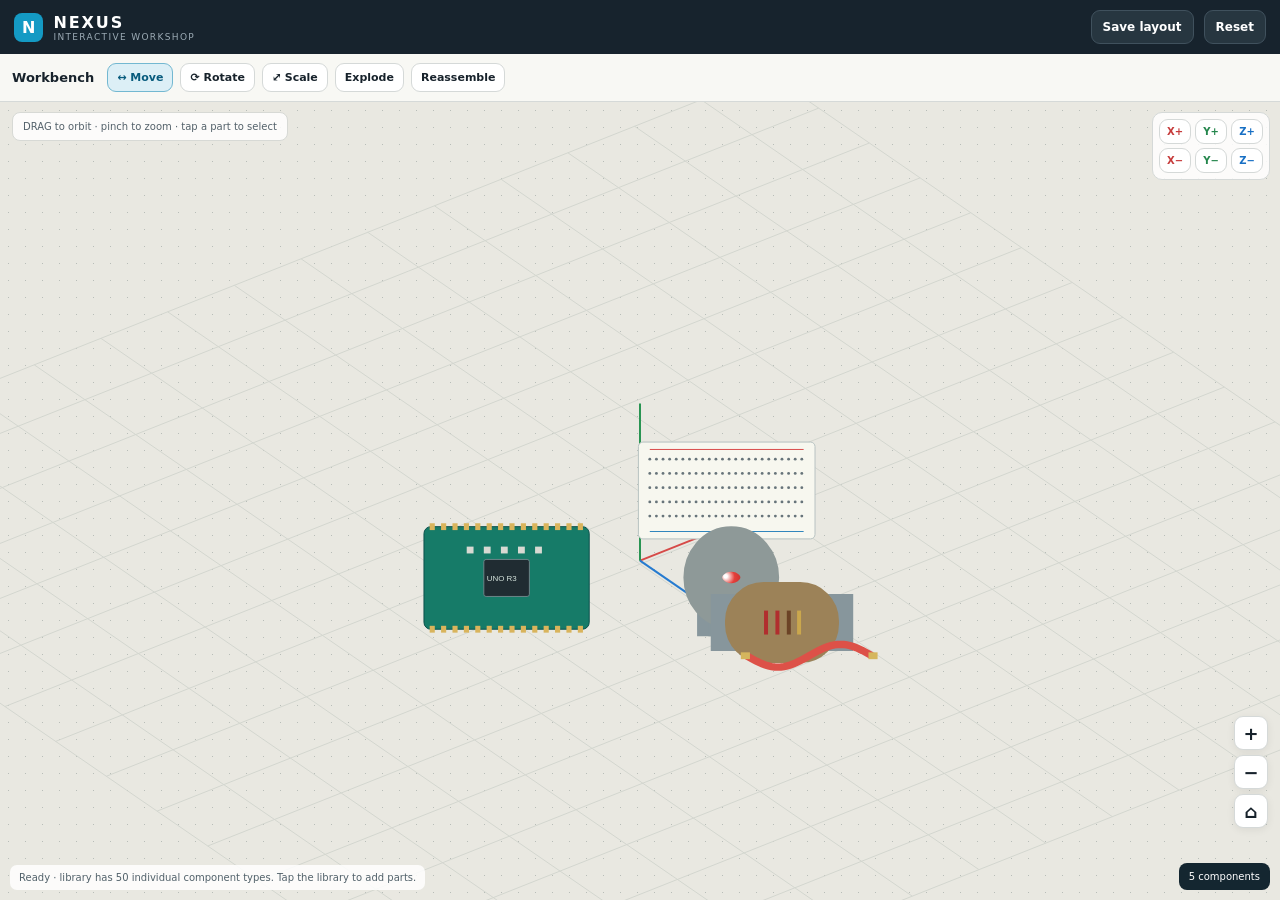
<file: index-30.html>
<!doctype html>
<html lang="en">
<head>
<meta charset="utf-8"><meta name="viewport" content="width=device-width,initial-scale=1,maximum-scale=1,user-scalable=no">
<title>NEXUS Workshop</title>
<style>
:root{--bg:#e9e8e1;--panel:#fff;--ink:#17222b;--muted:#66727b;--blue:#1679a8;--line:#d5d9d8;--dark:#17232d}
*{box-sizing:border-box}html,body{margin:0;height:100%;font-family:Inter,system-ui,-apple-system,Segoe UI,sans-serif;color:var(--ink);background:var(--bg);overflow:hidden}button,input,select{font:inherit}button{cursor:pointer;border:1px solid var(--line);background:#fff;color:var(--ink);border-radius:9px;padding:9px 11px;font-weight:650}button:active{transform:scale(.98)}button.primary{background:var(--blue);border-color:var(--blue);color:#fff}button.active{background:#dceff6;border-color:#73b8d1;color:#075b7d}.top{height:54px;background:var(--dark);color:white;display:flex;align-items:center;gap:10px;padding:0 14px}.logo{background:#149ac4;border-radius:8px;font-weight:900;padding:5px 8px}.brand{font-weight:850;letter-spacing:.12em}.sub{font-size:9px;letter-spacing:.15em;color:#9cabb5}.spacer{flex:1}.top button{background:#273640;color:white;border-color:#40515d;font-size:12px}.shell{height:calc(100% - 54px);display:flex;flex-direction:column}.toolbar{display:flex;align-items:center;gap:7px;padding:9px 12px;background:#f8f8f4;border-bottom:1px solid var(--line);overflow-x:auto;white-space:nowrap}.toolbar strong{font-size:13px;margin-right:6px}.toolbar button{font-size:11px;padding:7px 9px}.workspace{flex:1;min-height:0;position:relative}.scene{position:absolute;inset:0;overflow:hidden;background-color:#e9e8e1;background-image:radial-gradient(#b8bdb8 0.7px,transparent .7px);background-size:17px 17px;touch-action:none}.scene canvas{display:block;width:100%;height:100%;touch-action:none}.hint{position:absolute;left:12px;top:10px;background:#ffffffd9;border:1px solid #d7d9d5;border-radius:8px;padding:8px 10px;font-size:10px;color:#53616a;pointer-events:none}.axis{position:absolute;top:10px;right:10px;display:grid;grid-template-columns:repeat(3,32px);gap:4px;background:#ffffffd9;padding:6px;border:1px solid #d5d9d8;border-radius:10px}.axis button{padding:6px 0;font-size:10px}.axis .x{color:#c63b3b}.axis .y{color:#24864c}.axis .z{color:#176fc4}.zoom{position:absolute;right:12px;bottom:72px;display:flex;flex-direction:column;gap:5px}.zoom button{width:34px;height:34px;padding:0;font-size:18px;box-shadow:0 2px 8px #0001}.status{position:absolute;bottom:10px;left:10px;max-width:70%;font-size:10px;color:#51616a;background:#ffffffd9;border-radius:7px;padding:7px 9px}.selection{position:absolute;bottom:10px;right:10px;background:#142630;color:white;padding:8px 10px;border-radius:8px;font-size:10px}.bottom{display:flex;gap:6px;padding:8px;background:#17232d;border-top:1px solid #34424a}.bottom button{flex:1;background:#25343e;color:#eaf1f4;border-color:#41515c;font-size:11px;padding:10px 4px}.bottom button.primary{background:#1679a8}.panel{position:absolute;inset:0;background:#f5f5f0;z-index:5;display:none;flex-direction:column}.panel.show{display:flex}.panelhead{display:flex;align-items:center;gap:8px;padding:12px;border-bottom:1px solid var(--line);background:white}.panelhead h2{font-size:15px;margin:0}.panelhead .spacer{flex:1}.search{padding:10px 12px;border-bottom:1px solid var(--line);background:white}.search input{width:100%;border:1px solid var(--line);border-radius:9px;padding:10px;background:#f8f9f7;outline-color:var(--blue)}.cats{display:flex;gap:6px;overflow:auto;padding:9px 10px;background:#fff;border-bottom:1px solid var(--line)}.cats button{font-size:11px;white-space:nowrap;padding:7px 10px}.grid{overflow:auto;padding:10px;display:grid;grid-template-columns:repeat(2,minmax(0,1fr));gap:9px;align-content:start}.part{min-height:118px;text-align:left;display:flex;flex-direction:column;gap:5px;padding:10px;border-radius:11px;background:white}.thumb{height:52px;border-radius:7px;background:linear-gradient(145deg,#f0f2ee,#e0e4df);display:flex;align-items:center;justify-content:center;position:relative;overflow:hidden}.thumb .shape{display:block;position:relative;filter:drop-shadow(0 3px 2px #0002)}.part b{font-size:12px}.part small{font-size:10px;color:var(--muted);line-height:1.3}.part .add{margin-top:auto;color:var(--blue);font-size:10px;font-weight:800}.inspector{position:absolute;z-index:4;left:10px;bottom:56px;width:min(280px,calc(100% - 20px));max-height:43%;overflow:auto;background:#ffffffed;border:1px solid #d4dad8;border-radius:12px;padding:12px;box-shadow:0 6px 24px #14232d20;display:none}.inspector.show{display:block}.inspector h3{font-size:14px;margin:0 0 4px}.inspector p{font-size:11px;line-height:1.4;color:#52616a;margin:4px 0 9px}.fields{display:grid;grid-template-columns:repeat(3,1fr);gap:5px}.fields label{font-size:9px;color:#68747c}.fields input{width:100%;min-width:0;border:1px solid var(--line);border-radius:6px;padding:6px;font-size:11px}.ins-actions{display:flex;gap:5px;margin-top:8px}.ins-actions button{flex:1;font-size:10px;padding:7px 3px}.empty{padding:28px 12px;text-align:center;color:#65727b;font-size:12px}.toast{position:absolute;z-index:9;top:54px;left:50%;transform:translateX(-50%);background:#17232d;color:#fff;border-radius:8px;padding:9px 12px;font-size:11px;opacity:0;pointer-events:none;transition:opacity .15s}.toast.on{opacity:1}@media(min-width:800px){.workspace{display:flex}.panel{left:auto;width:360px;border-left:1px solid var(--line)}.grid{grid-template-columns:repeat(2,minmax(0,1fr))}}
</style></head>
<body>
<header class="top"><div class="logo">N</div><div><div class="brand">NEXUS</div><div class="sub">INTERACTIVE WORKSHOP</div></div><div class="spacer"></div><button id="save">Save layout</button><button id="reset">Reset</button></header>
<div class="shell"><div class="toolbar"><strong>Workbench</strong><button id="modeMove" class="active">↔ Move</button><button id="modeRotate">⟳ Rotate</button><button id="modeScale">⤢ Scale</button><button id="explode">Explode</button><button id="reassemble">Reassemble</button></div>
<main class="workspace"><div id="scene" class="scene"><canvas id="view"></canvas><div class="hint">DRAG to orbit · pinch to zoom · tap a part to select</div><div class="axis"><button class="x" data-view="xp">X+</button><button class="y" data-view="yp">Y+</button><button class="z" data-view="zp">Z+</button><button class="x" data-view="xn">X−</button><button class="y" data-view="yn">Y−</button><button class="z" data-view="zn">Z−</button></div><div class="zoom"><button id="zin">+</button><button id="zout">−</button><button id="home">⌂</button></div><div class="status" id="status">Ready · add a component from the library to begin.</div><div class="selection" id="count">0 components</div></div>
<div id="library" class="panel"><div class="panelhead"><h2>Component library</h2><div class="spacer"></div><button id="closeLib">✕</button></div><div class="search"><input id="search" placeholder="Search components (e.g. resistor, gear)…"></div><div id="cats" class="cats"></div><div id="parts" class="grid"></div></div>
<div id="inspector" class="inspector"><h3 id="iName">Component</h3><p id="iDesc"></p><div class="fields"><label>X position<input id="px" type="number" step=".1"></label><label>Y position<input id="py" type="number" step=".1"></label><label>Z position<input id="pz" type="number" step=".1"></label></div><div class="ins-actions"><button id="duplicate">Duplicate</button><button id="remove" >Remove</button><button id="deselect">Done</button></div></div>
<div class="bottom"><button id="openLib" class="primary">＋ Component library</button><button id="duplicateBottom">Duplicate</button><button id="removeBottom">Remove selected</button></div></main></div><div class="toast" id="toast"></div>
<script>
(()=>{'use strict';
const $=s=>document.querySelector(s), canvas=$('#view'),ctx=canvas.getContext('2d');
const defs=[
['Electronics','Arduino UNO R3','Microcontroller development board','board'],['Electronics','Solderless breadboard','830-point prototyping board','breadboard'],['Electronics','Red LED 5 mm','Polarized indicator diode','led'],['Electronics','Green LED 5 mm','Polarized indicator diode','ledg'],['Electronics','Resistor 220 Ω','Axial resistor · red-red-brown-gold example','resistor'],['Electronics','Resistor 1 kΩ','Axial resistor','resistor'],['Electronics','Resistor 10 kΩ','Axial resistor','resistor'],['Electronics','Ceramic capacitor 100 nF','Non-polarized capacitor','cap'],['Electronics','Electrolytic capacitor 220 µF','Polarized capacitor','electro'],['Electronics','1N4007 diode','Rectifier diode','diode'],['Electronics','NPN transistor TO-92','Three-lead transistor package','transistor'],['Electronics','NE555 timer IC','8-pin timer integrated circuit','ic'],['Electronics','LM358 op-amp','Dual operational amplifier IC','ic'],['Electronics','Push button 6×6 mm','Momentary tactile switch','button'],['Electronics','10 kΩ potentiometer','Adjustable resistor','pot'],['Electronics','Slide switch SPDT','Three-terminal switch','switch'],['Electronics','Active buzzer 5 V','Sound indicator','buzzer'],['Electronics','7805 regulator','5 V linear voltage regulator','ic3'],['Electronics','MOSFET TO-220','Three-terminal power transistor','transistor'],['Electronics','7-segment display','Single-digit numeric display','display'],['Electronics','Crystal 16 MHz','Clock reference component','crystal'],['Prototyping','Jumper wire','Dupont-style wire','wire'],['Prototyping','Screw terminal 2-pin','Wire connection terminal','terminal'],['Power','9 V battery','Rectangular battery','battery'],['Power','CR2032 coin cell','3 V coin-cell battery','coin'],['Robotics','DC gear motor','Small geared DC motor','motor'],['Robotics','Servo motor','Positional rotary actuator','servo'],['Robotics','Stepper motor','Stepper actuator','stepper'],['Robotics','Wheel','Rubber-tread wheel','wheel'],['Sensors','Ultrasonic sensor','Distance sensor module','sensor'],['Sensors','IR sensor module','Infrared detection board','sensor2'],['Sensors','Photoresistor LDR','Light-dependent resistor','resistor'],['Sensors','NTC thermistor','Temperature-sensitive resistor','resistor'],['Mechanical','Spur gear 20T','Illustrative straight-tooth gear','gear'],['Mechanical','Spur gear 40T','Illustrative larger straight-tooth gear','gear2'],['Mechanical','Shaft','Cylindrical rotating shaft','shaft'],['Mechanical','Ball bearing','Radial bearing assembly','bearing'],['Mechanical','Compression spring','Helical spring','spring'],['Mechanical','Hex bolt M6','Illustrative fastener','bolt'],['Mechanical','Hex nut M6','Illustrative fastener','nut'],['Mechanical','Pulley','Grooved belt pulley','pulley'],['Mechanical','Timing belt','Illustrative toothed belt','belt'],['Mechanical','Crank arm','Rotating linkage arm','linkage'],['Mechanical','Piston','Cylinder piston illustration','piston'],['Mechanical','Connecting rod','Crank-piston connecting rod','rod'],['Mechanical','Propeller','Two-blade propeller','propeller'],['Mechanical','Hinge','Simple pivot hinge','hinge'],['Mechanical','Linear rail block','Linear motion carriage','rail'],['Mechanical','Fan','Axial fan rotor','fan'],['Mechanical','Chassis plate','Flat mounting plate','plate']];
let placed=[],selected=null,category='All',cam={yaw:-.65,pitch:.55,zoom:1,targetX:0,targetY:0},mode='move',exploded=false,drag=null,pointers=new Map(),lastPinch=0;
const cats=['All','Electronics','Prototyping','Sensors','Power','Robotics','Mechanical'];
function toast(s){$('#toast').textContent=s;$('#toast').classList.add('on');setTimeout(()=>$('#toast').classList.remove('on'),1800)}
function uid(){return 'p'+Math.random().toString(36).slice(2,9)}
function add(def,position){const p={id:uid(),def, x:position?.x??(Math.random()-.5)*1.8,y:position?.y??0,z:position?.z??(Math.random()-.5)*1.8,rot:0,scale:1,offset:null};placed.push(p);select(p);draw();toast(def[1]+' added');}
function select(p){selected=p;$('#inspector').classList.toggle('show',!!p);if(p){$('#iName').textContent=p.def[1];$('#iDesc').textContent=p.def[2]+' · Illustrative 3D model; verify exact part datasheet for engineering use.';['x','y','z'].forEach(k=>$('#p'+k).value=p[k].toFixed(2));}draw()}
function updatePos(){if(!selected)return;['x','y','z'].forEach(k=>{const v=parseFloat($('#p'+k).value);if(Number.isFinite(v))selected[k]=Math.max(-8,Math.min(8,v))});draw()}
function renderCats(){ $('#cats').innerHTML='';cats.forEach(c=>{const b=document.createElement('button');b.textContent=c;b.className=category===c?'active':'';b.onclick=()=>{category=c;renderCats();renderParts()};$('#cats').append(b)})}
function thumb(type){const shapes={board:'▦',breadboard:'▤',led:'●',ledg:'●',resistor:'━',cap:'▮',electro:'▮',diode:'▷',transistor:'♟',ic:'▥',ic3:'▥',button:'⊙',pot:'◉',switch:'╱',buzzer:'◉',display:'88',crystal:'◇',wire:'⌁',terminal:'▥',battery:'▰',coin:'◎',motor:'⚙',servo:'⚙',stepper:'⚙',wheel:'◉',sensor:'▤',sensor2:'▤',gear:'⚙',gear2:'⚙',shaft:'━',bearing:'◎',spring:'〰',bolt:'↧',nut:'⬡',pulley:'◎',belt:'▱',linkage:'╱',piston:'▥',rod:'━',propeller:'✣',hinge:'⌁',rail:'▤',fan:'✣',plate:'▰'};return shapes[type]||'◆'}
function renderParts(){const term=$('#search').value.toLowerCase();const list=defs.filter(d=>(category==='All'||d[0]===category)&&d[1].toLowerCase().includes(term));$('#parts').innerHTML='';if(!list.length){$('#parts').innerHTML='<div class="empty">No components match that search.</div>';return}list.forEach(d=>{const b=document.createElement('button');b.className='part';b.innerHTML=`<div class="thumb"><span class="shape" style="font-size:${['led','ledg'].includes(d[3])?'36':'28'}px;color:${d[3]==='led'?'#d63b38':d[3]==='ledg'?'#26975b':d[3]==='board'?'#167d68':'#526575'}">${thumb(d[3])}</span></div><b>${d[1]}</b><small>${d[0]} · ${d[2]}</small><span class="add">＋ ADD TO WORKBENCH</span>`;b.onclick=()=>add(d);$('#parts').append(b)})}
function resize(){const r=$('#scene').getBoundingClientRect(),dpr=Math.min(devicePixelRatio||1,2);canvas.width=Math.max(1,Math.round(r.width*dpr));canvas.height=Math.max(1,Math.round(r.height*dpr));ctx.setTransform(dpr,0,0,dpr,0,0);draw()}
function project(x,y,z){const cy=Math.cos(cam.yaw),sy=Math.sin(cam.yaw),cp=Math.cos(cam.pitch),sp=Math.sin(cam.pitch);const xx=x*cy-z*sy, zz=x*sy+z*cy, yy=y*cp-zz*sp, depth=y*sp+zz*cp;const scale=Math.min(canvas.clientWidth,canvas.clientHeight)*.105*cam.zoom;return {x:canvas.clientWidth*.5+(xx-cam.targetX)*scale,y:canvas.clientHeight*.53-(yy-cam.targetY)*scale,depth,scale}}
function poly(points,fill,stroke='#52616a'){ctx.beginPath();points.forEach((p,i)=>i?ctx.lineTo(p.x,p.y):ctx.moveTo(p.x,p.y));ctx.closePath();ctx.fillStyle=fill;ctx.fill();ctx.strokeStyle=stroke;ctx.lineWidth=1;ctx.stroke()}
function line(a,b,color,width=1,localColor,localWidth){ctx.beginPath();if(typeof a==='number'){ctx.moveTo(a,b);ctx.lineTo(color,width);ctx.strokeStyle=localColor||'#87969c';ctx.lineWidth=localWidth||1}else{ctx.moveTo(a.x,a.y);ctx.lineTo(b.x,b.y);ctx.strokeStyle=color||'#87969c';ctx.lineWidth=width||1}ctx.stroke()}
function box(x,y,z,w,h,d,colors){const a=project(x-w/2,y,z-d/2),b=project(x+w/2,y,z-d/2),c=project(x+w/2,y,z+d/2),e=project(x-w/2,y,z+d/2),A=project(x-w/2,y+h,z-d/2),B=project(x+w/2,y+h,z-d/2),C=project(x+w/2,y+h,z+d/2),D=project(x-w/2,y+h,z+d/2);poly([A,B,C,D],colors[0]);poly([a,b,B,A],colors[1]);poly([b,c,C,B],colors[2]);return {a,b,c,e,A,B,C,D}}
function drawPart(p){let x=p.x,y=p.y,z=p.z;if(p.offset){x+=p.offset.x;y+=p.offset.y;z+=p.offset.z}const type=p.def[3],s=p.scale;const q=project(x,y,z);if(q.x<-120||q.x>canvas.clientWidth+120||q.y<-120||q.y>canvas.clientHeight+120)return;
const colors=['#248c78','#176a5e','#0f5149'];ctx.save();ctx.translate(q.x,q.y);ctx.rotate(p.rot);
const sc=q.scale*.68*s;ctx.scale(sc,sc);ctx.lineWidth=1/sc;
function rect(w,h,fill,stroke='#4e5c63',rx=0){ctx.beginPath();ctx.roundRect(-w/2,-h/2,w,h,rx);ctx.fillStyle=fill;ctx.fill();ctx.strokeStyle=stroke;ctx.stroke()}
if(type==='board'||type==='sensor'||type==='sensor2'){rect(type==='board'?2.9:1.7,type==='board'?1.8:1.1,type==='board'?'#167b68':'#247c8a','#0b504b',.12);for(let i=0;i<14;i++){ctx.fillStyle='#d9b45c';ctx.fillRect(-1.35+i*.2,-.96,.09,.12);ctx.fillRect(-1.35+i*.2,.84,.09,.12)}rect(.8,.65,'#202c32','#6b8588',.04);ctx.fillStyle='#d6e4dd';ctx.font='.14px sans-serif';ctx.fillText(type==='board'?'UNO R3':'SENSOR',-.35,.05);for(let i=0;i<5;i++){ctx.fillStyle='#d8d9d2';ctx.fillRect(-.7+i*.3,-.55,.12,.12)}}
else if(type==='breadboard'){rect(3.1,1.7,'#f7f7ef','#b7c2c1',.08);for(let row=0;row<5;row++)for(let col=0;col<24;col++){ctx.beginPath();ctx.arc(-1.35+col*.116,-.55+row*.25,.025,0,Math.PI*2);ctx.fillStyle='#67747a';ctx.fill()}ctx.strokeStyle='#d94c4c';ctx.beginPath();ctx.moveTo(-1.35,-.72);ctx.lineTo(1.35,-.72);ctx.stroke();ctx.strokeStyle='#3186bd';ctx.beginPath();ctx.moveTo(-1.35,.72);ctx.lineTo(1.35,.72);ctx.stroke()}
else if(type==='led'||type==='ledg'){ctx.strokeStyle='#8a9697';ctx.lineWidth=.06;line(-.1,.15,-.1,.85);line(.1,.15,.1,.85);const c=type==='led'?'#e43f3a':'#27ad66';const g=ctx.createRadialGradient(-.1,-.2,.03,0,-.15,.45);g.addColorStop(0,'#fff');g.addColorStop(.25,c);g.addColorStop(1,type==='led'?'#8c171a':'#12633b');ctx.fillStyle=g;ctx.beginPath();ctx.ellipse(0,-.18,.34,.4,0,0,Math.PI*2);ctx.fill();ctx.strokeStyle='#8e9998';ctx.stroke()}
else if(type==='resistor'){ctx.strokeStyle='#b5a080';ctx.lineWidth=.055;line(-1.25,0,-.5,0);line(.5,0,1.25,0);rect(1,.42,'#d7bd8b','#9c8258',.18);[-.28,-.08,.12,.3].forEach((x,i)=>{ctx.fillStyle=['#b12e2e','#b12e2e','#6b4326','#caa74d'][i];ctx.fillRect(x-.035,-.21,.07,.42)})}
else if(type==='cap'||type==='electro'){rect(.68,.8,type==='electro'?'#343c42':'#d5c7a0',type==='electro'?'#222b31':'#a69a7c',.12);ctx.fillStyle='#c9d0cb';ctx.fillRect(-.22,-.48,.44,.08);line(-.16,.4,-.16,.78,'#b6a67e',.04);line(.16,.4,.16,.78,'#b6a67e',.04)}
else if(type==='ic'||type==='ic3'){rect(1.25,.65,'#252d30','#080e10',.08);for(let i=0;i<4;i++){ctx.strokeStyle='#b7bfc0';line(-.78,-.25+i*.16,-.62,-.25+i*.16);line(.62,-.25+i*.16,.78,-.25+i*.16)}ctx.beginPath();ctx.arc(-.42,-.15,.06,0,Math.PI*2);ctx.fillStyle='#b7bfc0';ctx.fill()}
else if(type==='gear'||type==='gear2'||type==='bearing'||type==='pulley'||type==='wheel'||type==='fan'||type==='propeller'){const radius=type==='gear2'?1:type==='wheel'?.72:.65;ctx.fillStyle=type==='wheel'?'#30383b':type==='bearing'?'#aab3b4':'#9ca8ab';ctx.strokeStyle='#46545a';ctx.lineWidth=.12;ctx.beginPath();let n=type.startsWith('gear')?20:32;for(let i=0;i<n;i++){let r=radius*(type.startsWith('gear')&&i%2===0?1.12:1),a=i/n*Math.PI*2;let xx=Math.cos(a)*r,yy=Math.sin(a)*r;i?ctx.lineTo(xx,yy):ctx.moveTo(xx,yy)}ctx.closePath();ctx.fill();ctx.stroke();ctx.beginPath();ctx.arc(0,0,.22,0,Math.PI*2);ctx.fillStyle='#e8e8df';ctx.fill();ctx.stroke();if(type==='fan'||type==='propeller'){for(let i=0;i<3;i++){ctx.save();ctx.rotate(i*Math.PI*2/3);ctx.fillStyle='#5b7c8c';ctx.beginPath();ctx.ellipse(.38,0,.4,.13,.2,0,Math.PI*2);ctx.fill();ctx.restore()}}}
else if(type==='motor'||type==='servo'||type==='stepper'){rect(1.15,.75,type==='servo'?'#286eae':'#9aa4a6','#58676b',.12);rect(.42,.58,'#bcc4c4','#657276',.04);ctx.fillStyle='#c6a35d';ctx.fillRect(.48,-.08,.5,.16);ctx.fillStyle='#353e42';ctx.fillRect(-.35,-.28,.14,.14);ctx.fillRect(-.1,-.28,.14,.14)}
else if(type==='wire'||type==='belt'||type==='spring'){ctx.strokeStyle=type==='wire'?'#dd5148':type==='belt'?'#313a40':'#8c9699';ctx.lineWidth=type==='spring'?.1:.13;ctx.beginPath();for(let i=0;i<=40;i++){let xx=-1.1+i*.055,yy=type==='spring'?Math.sin(i*Math.PI/3)*.23:type==='belt'?Math.sin(i/40*Math.PI*2)*.3:Math.sin(i/40*Math.PI*2)*.2;i?ctx.lineTo(xx,yy):ctx.moveTo(xx,yy)}ctx.stroke();if(type==='wire'){ctx.fillStyle='#d5b65d';ctx.fillRect(-1.2,-.06,.16,.12);ctx.fillRect(1.04,-.06,.16,.12)}}
else if(type==='battery'||type==='coin'){rect(type==='coin'?.8:.8,type==='coin'?.8:1.25,type==='coin'?'#a9b2b3':'#303941','#68757a',.12);ctx.fillStyle='#d6d8d2';ctx.fillRect(-.17,-.72,.34,.12);ctx.fillStyle='#e6e7df';ctx.font='.18px sans-serif';ctx.fillText(type==='coin'?'3V':'9V',-.22,.1)}
else if(type==='shaft'||type==='rod'||type==='rail'){rect(type==='rail'?2.5:.25,type==='rail'?.4:.25,'#9ca8ab','#657276',.04);if(type==='rail'){for(let i=0;i<8;i++){ctx.fillStyle='#4d5b62';ctx.fillRect(-1.1+i*.3,-.04,.12,.08)}}}
else if(type==='spring'){ctx.strokeStyle='#87969c';ctx.lineWidth=.12;ctx.beginPath();for(let i=0;i<40;i++){let xx=-.6+i*.03,yy=Math.sin(i*.8)*.22;i?ctx.lineTo(xx,yy):ctx.moveTo(xx,yy)}ctx.stroke()}
else if(type==='bolt'||type==='nut'||type==='terminal'){rect(.65,.4,type==='terminal'?'#b3b7b0':'#8f9a9c','#526169',.05);ctx.fillStyle='#e3e5df';ctx.beginPath();ctx.arc(0,0,.12,0,Math.PI*2);ctx.fill()}
else if(type==='display'){rect(1.1,.8,'#20292b','#59666b',.05);ctx.fillStyle='#f05b50';ctx.font='bold .5px monospace';ctx.fillText('8',-.17,.17)}
else {rect(1.2,.75,['plate','piston','linkage','hinge'].includes(type)?'#9aa6a8':'#c2c9c5','#647279',.08);ctx.fillStyle='#e5e9e4';ctx.beginPath();ctx.arc(0,0,.13,0,Math.PI*2);ctx.fill()}
if(selected===p){ctx.strokeStyle='#168bc0';ctx.lineWidth=.035;ctx.setLineDash([.1,.06]);ctx.strokeRect(-1.7,-1.15,3.4,2.3);ctx.setLineDash([])}
ctx.restore();p._screen={x:q.x,y:q.y,r:Math.max(20,Math.min(55,sc*1.8))};}
function draw(){if(!ctx)return;const w=canvas.clientWidth,h=canvas.clientHeight;if(!w||!h)return;ctx.clearRect(0,0,w,h); // ground grid in projected coordinates
ctx.save();ctx.strokeStyle='#d0d3cc';ctx.lineWidth=1;for(let i=-8;i<=8;i++){line(project(i,-.55,-8),project(i,-.55,8),'#d3d6cf');line(project(-8,-.55,i),project(8,-.55,i),'#d3d6cf')}ctx.restore();
const origin=project(0,-.5,0);line(origin,project(2,-.5,0),'#d64a48',2);line(origin,project(0,1.7,0),'#299452',2);line(origin,project(0,-.5,2),'#267bd0',2);
if(!placed.length){ctx.save();ctx.fillStyle='#8b9691';ctx.textAlign='center';ctx.font='600 14px system-ui';ctx.fillText('Your workbench is empty',w/2,h/2-12);ctx.font='12px system-ui';ctx.fillText('Tap “＋ Component library” to add individual parts',w/2,h/2+12);ctx.restore()}
[...placed].sort((a,b)=>project(a.x,a.y,a.z).depth-project(b.x,b.y,b.z).depth).forEach(drawPart);$('#count').textContent=placed.length+' component'+(placed.length===1?'':'s');}
function openLib(){ $('#library').classList.add('show');renderCats();renderParts()}
function closeLib(){ $('#library').classList.remove('show')}
function reset(){placed=[];selected=null;exploded=false;$('#inspector').classList.remove('show');cam={yaw:-.65,pitch:.55,zoom:1,targetX:0,targetY:0};draw();toast('Workbench reset')}
function dup(){if(selected){const p={...selected,id:uid(),x:selected.x+.5,z:selected.z+.4,offset:null};placed.push(p);select(p);toast('Component duplicated')}else toast('Select a component first')}
function remove(){if(!selected){toast('Select a component first');return}placed=placed.filter(p=>p!==selected);selected=null;$('#inspector').classList.remove('show');draw();toast('Component removed')}
$('#openLib').onclick=openLib;$('#closeLib').onclick=closeLib;$('#search').oninput=renderParts;$('#save').onclick=()=>{try{localStorage.setItem('nexus-layout-v1',JSON.stringify(placed.map(p=>({id:p.id,def:p.def,x:p.x,y:p.y,z:p.z,rot:p.rot,scale:p.scale}))));toast('Layout saved on this device')}catch(e){toast('Could not save layout')}};$('#reset').onclick=reset;$('#home').onclick=()=>{cam={yaw:-.65,pitch:.55,zoom:1,targetX:0,targetY:0};draw()};$('#zin').onclick=()=>{cam.zoom=Math.min(3.5,cam.zoom*1.18);draw()};$('#zout').onclick=()=>{cam.zoom=Math.max(.35,cam.zoom/1.18);draw()};$('#duplicate').onclick=$('#duplicateBottom').onclick=dup;$('#remove').onclick=$('#removeBottom').onclick=remove;$('#deselect').onclick=()=>select(null);
['x','y','z'].forEach(k=>$('#p'+k).addEventListener('change',updatePos));
$('#modeMove').onclick=()=>setMode('move');$('#modeRotate').onclick=()=>setMode('rotate');$('#modeScale').onclick=()=>setMode('scale');
function setMode(m){mode=m;['Move','Rotate','Scale'].forEach(n=>$('#mode'+n).classList.toggle('active',m===n.toLowerCase()));toast('Tool: '+m)}
$('#explode').onclick=()=>{exploded=!exploded;placed.forEach((p,i)=>{if(exploded){p.offset={x:(p.x||0)*.35+Math.cos(i*2)*.3,y:.2+(i%3)*.12,z:(p.z||0)*.35+Math.sin(i*2)*.3}}else p.offset=null});draw();toast(exploded?'Exploded view':'Exploded view closed')};$('#reassemble').onclick=()=>{exploded=false;placed.forEach(p=>p.offset=null);draw();toast('Components reassembled')};
document.querySelectorAll('[data-view]').forEach(b=>b.onclick=()=>{const v=b.dataset.view;const map={xp:[0,0],xn:[Math.PI,0],yp:[0,Math.PI/2-.01],yn:[0,-Math.PI/2+.01],zp:[Math.PI/2,0],zn:[-Math.PI/2,0]};cam.yaw=map[v][0];cam.pitch=Math.max(-1.35,Math.min(1.35,map[v][1]));draw();toast('View '+v.toUpperCase())});
let pts=new Map(),lastSingle=null,lastMid=null,lastDist=0,gestureMoved=false,dragTarget=null;
function hitTest(clientX,clientY){const r=canvas.getBoundingClientRect(),x=clientX-r.left,y=clientY-r.top;let hit=null,best=Infinity;placed.forEach(p=>{if(!p._screen)return;const d=Math.hypot(x-p._screen.x,y-p._screen.y);if(d<p._screen.r&&d<best){hit=p;best=d}});return hit}
canvas.addEventListener('pointerdown',e=>{canvas.setPointerCapture(e.pointerId);pts.set(e.pointerId,{x:e.clientX,y:e.clientY});gestureMoved=false;if(pts.size===1){lastSingle={x:e.clientX,y:e.clientY};dragTarget=hitTest(e.clientX,e.clientY);if(dragTarget&&dragTarget===selected)drag={x:e.clientX,y:e.clientY}}if(pts.size===2){dragTarget=null;drag=null;const a=[...pts.values()];lastMid={x:(a[0].x+a[1].x)/2,y:(a[0].y+a[1].y)/2};lastDist=Math.hypot(a[0].x-a[1].x,a[0].y-a[1].y)}});
canvas.addEventListener('pointermove',e=>{if(!pts.has(e.pointerId))return;const prev=pts.get(e.pointerId);pts.set(e.pointerId,{x:e.clientX,y:e.clientY});if(pts.size===1&&lastSingle){const dx=e.clientX-lastSingle.x,dy=e.clientY-lastSingle.y;if(Math.abs(dx)+Math.abs(dy)>2)gestureMoved=true;if(dragTarget&&dragTarget===selected){if(mode==='move'){selected.x+=dx/(canvas.clientWidth*.1*cam.zoom);selected.z+=dy/(canvas.clientHeight*.1*cam.zoom)}else if(mode==='rotate'){selected.rot=(selected.rot||0)+dx*.01}else if(mode==='scale'){selected.scale=Math.max(.25,Math.min(3,selected.scale+dx*.005))}}else{cam.yaw+=dx*.008;cam.pitch=Math.max(-1.4,Math.min(1.4,cam.pitch+dy*.006))}lastSingle={x:e.clientX,y:e.clientY};draw()}else if(pts.size>=2){const a=[...pts.values()],mid={x:(a[0].x+a[1].x)/2,y:(a[0].y+a[1].y)/2},dist=Math.hypot(a[0].x-a[1].x,a[0].y-a[1].y);if(lastDist>0&&dist>0){cam.zoom=Math.max(.35,Math.min(3.5,cam.zoom*dist/lastDist));cam.targetX-=(mid.x-lastMid.x)/(canvas.clientWidth*.1*cam.zoom);cam.targetY+=(mid.y-lastMid.y)/(canvas.clientHeight*.1*cam.zoom)}lastDist=dist;lastMid=mid;gestureMoved=true;draw()}});
canvas.addEventListener('pointerup',e=>{if(!gestureMoved&&pts.size===1){const hit=hitTest(e.clientX,e.clientY);if(hit)select(hit);else select(null)}pts.delete(e.pointerId);lastSingle=null;drag=null;dragTarget=null;if(pts.size<2){lastMid=null;lastDist=0}});canvas.addEventListener('pointercancel',e=>{pts.delete(e.pointerId);lastSingle=null;lastDist=0});
canvas.addEventListener('wheel',e=>{e.preventDefault();cam.zoom=Math.max(.35,Math.min(3.5,cam.zoom*(e.deltaY<0?1.1:.9)));draw()},{passive:false});
try{const saved=JSON.parse(localStorage.getItem('nexus-layout-v1')||'[]');saved.forEach(o=>{const d=defs.find(d=>d[1]===o.def?.[1])||o.def;if(d)placed.push({...o,def:d,offset:null})});if(placed.length)toast('Previous layout restored')}catch(e){}
if(!placed.length){[['Arduino UNO R3',-2,0,0],['Solderless breadboard',1.3,0,0],['Red LED 5 mm',0,0,1.8],['Resistor 220 Ω',0,0,2.8],['Jumper wire',-0.2,0,3.6]].forEach(([name,x,y,z])=>{const d=defs.find(d=>d[1]===name);if(d)placed.push({id:uid(),def:d,x,y,z,rot:0,scale:1,offset:null})})}
renderCats();renderParts();window.addEventListener('resize',resize);resize();$('#status').textContent='Ready · library has '+defs.length+' individual component types. Tap the library to add parts.';
})();
</script></body></html>
</file>
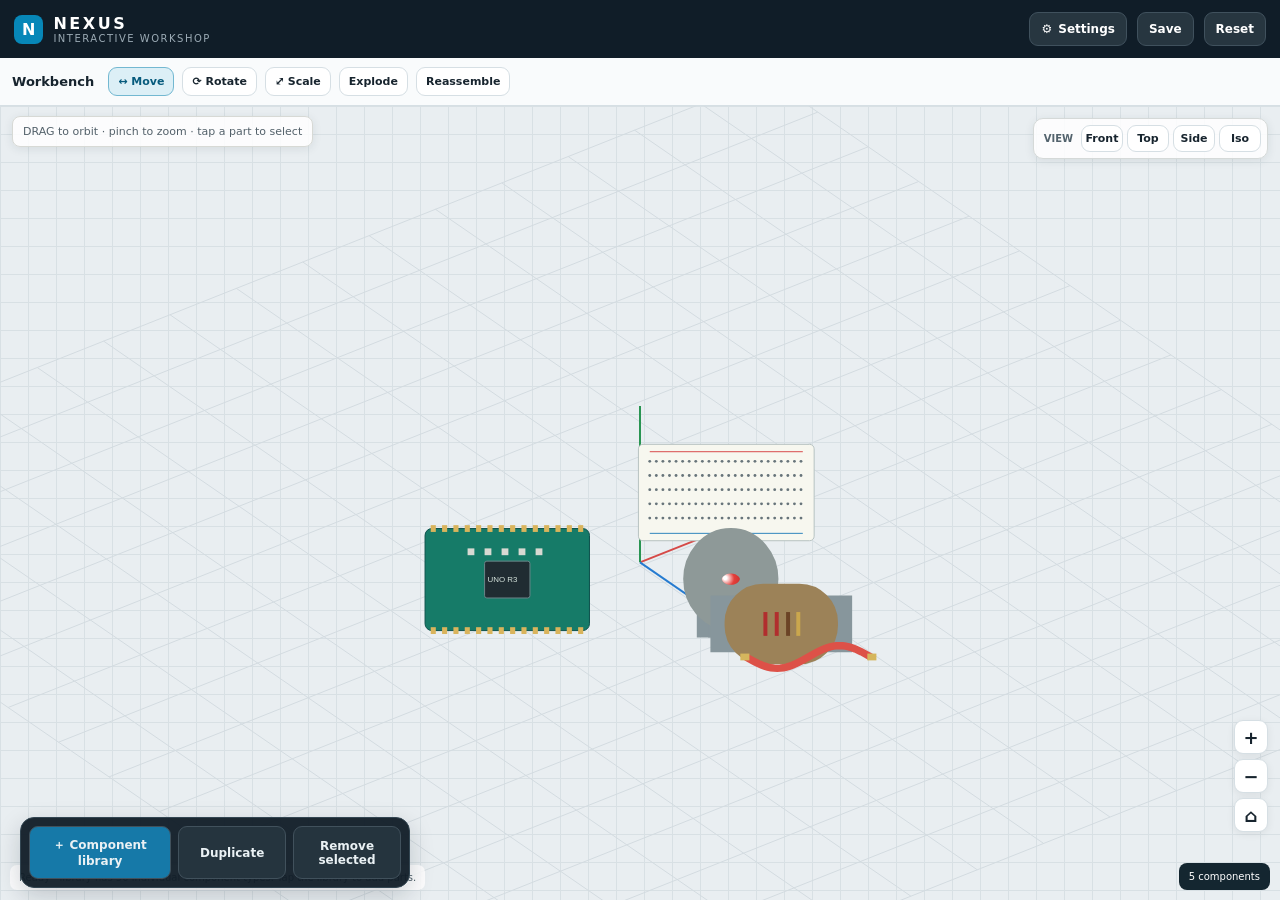
<file: NEXUS-index.html>
<!doctype html>
<html lang="en">
<head>
<meta charset="utf-8"><meta name="viewport" content="width=device-width,initial-scale=1,maximum-scale=1,user-scalable=no">
<title>NEXUS Workshop</title>
<style>
:root{--bg:#e9e8e1;--panel:#fff;--ink:#17222b;--muted:#66727b;--blue:#1679a8;--line:#d5d9d8;--dark:#17232d}
*{box-sizing:border-box}html,body{margin:0;height:100%;font-family:Inter,system-ui,-apple-system,Segoe UI,sans-serif;color:var(--ink);background:var(--bg);overflow:hidden}button,input,select{font:inherit}button{cursor:pointer;border:1px solid var(--line);background:#fff;color:var(--ink);border-radius:9px;padding:9px 11px;font-weight:650}button:active{transform:scale(.98)}button.primary{background:var(--blue);border-color:var(--blue);color:#fff}button.active{background:#dceff6;border-color:#73b8d1;color:#075b7d}.top{height:54px;background:var(--dark);color:white;display:flex;align-items:center;gap:10px;padding:0 14px}.logo{background:#149ac4;border-radius:8px;font-weight:900;padding:5px 8px}.brand{font-weight:850;letter-spacing:.12em}.sub{font-size:9px;letter-spacing:.15em;color:#9cabb5}.spacer{flex:1}.top button{background:#273640;color:white;border-color:#40515d;font-size:12px}.shell{height:calc(100% - 54px);display:flex;flex-direction:column}.toolbar{display:flex;align-items:center;gap:7px;padding:9px 12px;background:#f8f8f4;border-bottom:1px solid var(--line);overflow-x:auto;white-space:nowrap}.toolbar strong{font-size:13px;margin-right:6px}.toolbar button{font-size:11px;padding:7px 9px}.workspace{flex:1;min-height:0;position:relative}.scene{position:absolute;inset:0;overflow:hidden;background-color:#e9e8e1;background-image:radial-gradient(#b8bdb8 0.7px,transparent .7px);background-size:17px 17px;touch-action:none}.scene canvas{display:block;width:100%;height:100%;touch-action:none}.hint{position:absolute;left:12px;top:10px;background:#ffffffd9;border:1px solid #d7d9d5;border-radius:8px;padding:8px 10px;font-size:10px;color:#53616a;pointer-events:none}.axis{position:absolute;top:10px;right:10px;display:grid;grid-template-columns:repeat(3,32px);gap:4px;background:#ffffffd9;padding:6px;border:1px solid #d5d9d8;border-radius:10px}.axis button{padding:6px 0;font-size:10px}.axis .x{color:#c63b3b}.axis .y{color:#24864c}.axis .z{color:#176fc4}.zoom{position:absolute;right:12px;bottom:72px;display:flex;flex-direction:column;gap:5px}.zoom button{width:34px;height:34px;padding:0;font-size:18px;box-shadow:0 2px 8px #0001}.status{position:absolute;bottom:10px;left:10px;max-width:70%;font-size:10px;color:#51616a;background:#ffffffd9;border-radius:7px;padding:7px 9px}.selection{position:absolute;bottom:10px;right:10px;background:#142630;color:white;padding:8px 10px;border-radius:8px;font-size:10px}.bottom{display:flex;gap:6px;padding:8px;background:#17232d;border-top:1px solid #34424a}.bottom button{flex:1;background:#25343e;color:#eaf1f4;border-color:#41515c;font-size:11px;padding:10px 4px}.bottom button.primary{background:#1679a8}.panel{position:absolute;inset:0;background:#f5f5f0;z-index:5;display:none;flex-direction:column}.panel.show{display:flex}.panelhead{display:flex;align-items:center;gap:8px;padding:12px;border-bottom:1px solid var(--line);background:white}.panelhead h2{font-size:15px;margin:0}.panelhead .spacer{flex:1}.search{padding:10px 12px;border-bottom:1px solid var(--line);background:white}.search input{width:100%;border:1px solid var(--line);border-radius:9px;padding:10px;background:#f8f9f7;outline-color:var(--blue)}.cats{display:flex;gap:6px;overflow:auto;padding:9px 10px;background:#fff;border-bottom:1px solid var(--line)}.cats button{font-size:11px;white-space:nowrap;padding:7px 10px}.grid{overflow:auto;padding:10px;display:grid;grid-template-columns:repeat(2,minmax(0,1fr));gap:9px;align-content:start}.part{min-height:118px;text-align:left;display:flex;flex-direction:column;gap:5px;padding:10px;border-radius:11px;background:white}.thumb{height:52px;border-radius:7px;background:linear-gradient(145deg,#f0f2ee,#e0e4df);display:flex;align-items:center;justify-content:center;position:relative;overflow:hidden}.thumb .shape{display:block;position:relative;filter:drop-shadow(0 3px 2px #0002)}.part b{font-size:12px}.part small{font-size:10px;color:var(--muted);line-height:1.3}.part .add{margin-top:auto;color:var(--blue);font-size:10px;font-weight:800}.inspector{position:absolute;z-index:4;left:10px;bottom:56px;width:min(280px,calc(100% - 20px));max-height:43%;overflow:auto;background:#ffffffed;border:1px solid #d4dad8;border-radius:12px;padding:12px;box-shadow:0 6px 24px #14232d20;display:none}.inspector.show{display:block}.inspector h3{font-size:14px;margin:0 0 4px}.inspector p{font-size:11px;line-height:1.4;color:#52616a;margin:4px 0 9px}.fields{display:grid;grid-template-columns:repeat(3,1fr);gap:5px}.fields label{font-size:9px;color:#68747c}.fields input{width:100%;min-width:0;border:1px solid var(--line);border-radius:6px;padding:6px;font-size:11px}.ins-actions{display:flex;gap:5px;margin-top:8px}.ins-actions button{flex:1;font-size:10px;padding:7px 3px}.empty{padding:28px 12px;text-align:center;color:#65727b;font-size:12px}.toast{position:absolute;z-index:9;top:54px;left:50%;transform:translateX(-50%);background:#17232d;color:#fff;border-radius:8px;padding:9px 12px;font-size:11px;opacity:0;pointer-events:none;transition:opacity .15s}.toast.on{opacity:1}@media(min-width:800px){.workspace{display:flex}.panel{left:auto;width:360px;border-left:1px solid var(--line)}.grid{grid-template-columns:repeat(2,minmax(0,1fr))}}

/* NEXUS UI pass: persistent navigation, professional controls, and settings */
:root{--bg:#e8edf0;--panel:#ffffff;--ink:#17242e;--muted:#63727d;--blue:#087eaf;--line:#d6dfe4;--dark:#101d28}
body{background:#e8edf0}.top{height:58px;padding:0 14px;background:#101d28}.logo{background:#0787b8}.brand{letter-spacing:.16em}.sub{font-size:10px}.shell{height:calc(100% - 58px);min-height:0}.toolbar{min-height:48px;background:#f9fbfc;gap:8px}.workspace{position:relative;min-height:0;overflow:hidden}.scene{z-index:1;background-color:#e9eef1;background-image:linear-gradient(#d8e0e4 1px,transparent 1px),linear-gradient(90deg,#d8e0e4 1px,transparent 1px);background-size:28px 28px;touch-action:none}.scene canvas{position:absolute;inset:0}.hint{z-index:2;max-width:calc(100% - 150px);font-size:11px;box-shadow:0 2px 10px #1d344018}.axis{z-index:3;top:12px;right:12px;display:flex;gap:4px;align-items:center;box-shadow:0 2px 10px #1d344018}.axis button{min-width:42px;font-size:11px}.zoom{z-index:3;bottom:68px}.status,.selection{z-index:2}.bottom{position:absolute;z-index:4;left:12px;right:12px;bottom:12px;padding:8px;gap:7px;background:#101d28f2;border:1px solid #334652;border-radius:14px;box-shadow:0 8px 24px #0b18242e}.bottom button{min-height:42px;font-size:12px;border-radius:9px}.bottom button:first-child{flex:1.35}.bottom button:not(:first-child){flex:1}.panel{z-index:8;inset:0 0 0 auto;width:min(430px,100%);background:#f5f8fa;box-shadow:-12px 0 32px #12233024}.panelhead{padding:14px 16px}.panelhead h2{font-size:16px}.search{padding:12px 14px}.cats{padding:10px 12px}.grid{grid-template-columns:repeat(2,minmax(0,1fr));gap:10px;padding:12px}.part{border:1px solid #dce4e8;box-shadow:0 2px 6px #142b3708;min-height:132px}.thumb{height:58px;background:linear-gradient(145deg,#f4f7f8,#e5ecef)}.part b{font-size:12px}.part .add{letter-spacing:.04em}.inspector{z-index:6;bottom:74px;max-height:45%;box-shadow:0 8px 28px #12233025}.toast{z-index:20;top:64px}
.top #settingsOpen{display:inline-flex;align-items:center;gap:6px}.settings-panel{position:absolute;z-index:12;inset:0;background:#f5f8fa;display:none;flex-direction:column;overflow:auto}.settings-panel.show{display:flex}.settings-body{padding:16px;overflow:auto}.settings-section{background:white;border:1px solid var(--line);border-radius:12px;padding:14px;margin-bottom:12px}.settings-section h3{margin:0 0 12px;font-size:13px;letter-spacing:.04em}.setting-row{display:flex;align-items:center;justify-content:space-between;gap:12px;padding:9px 0;border-top:1px solid #edf1f3;font-size:12px}.setting-row:first-of-type{border-top:0}.setting-row small{display:block;color:var(--muted);font-size:10px;margin-top:3px}.setting-row input[type=checkbox]{width:18px;height:18px;accent-color:var(--blue)}.setting-row select,.setting-row input[type=number]{border:1px solid var(--line);border-radius:7px;padding:7px;background:#fff;max-width:135px}.axis-label{font-size:10px;color:#53636d;padding:0 4px;font-weight:800}.axis .x{color:#c63b3b}.axis .y{color:#24864c}.axis .z{color:#176fc4}
@media(min-width:800px){.workspace{display:block}.panel{width:380px}.grid{grid-template-columns:repeat(2,minmax(0,1fr))}.bottom{left:20px;right:auto;width:390px}.inspector{left:20px;bottom:78px}}
@media(max-width:520px){.top{gap:8px}.top #save{display:none}.top button{padding:8px}.toolbar{padding:8px;gap:6px}.toolbar strong{display:none}.toolbar button{font-size:11px}.hint{max-width:calc(100% - 155px);font-size:9px}.axis{gap:3px;padding:5px}.axis button{min-width:35px;padding:7px 5px}.bottom{left:8px;right:8px;bottom:8px;padding:6px}.bottom button{font-size:10px;padding:8px 4px;min-height:40px}.zoom{bottom:65px}.status{max-width:66%;bottom:60px}.selection{bottom:60px}.grid{grid-template-columns:repeat(2,minmax(0,1fr))}}
</style></head>
<body>
<header class="top"><div class="logo">N</div><div><div class="brand">NEXUS</div><div class="sub">INTERACTIVE WORKSHOP</div></div><div class="spacer"></div><button id="settingsOpen" aria-label="Open settings">⚙ <span>Settings</span></button><button id="save">Save</button><button id="reset">Reset</button></header>
<div class="shell"><div class="toolbar"><strong>Workbench</strong><button id="modeMove" class="active">↔ Move</button><button id="modeRotate">⟳ Rotate</button><button id="modeScale">⤢ Scale</button><button id="explode">Explode</button><button id="reassemble">Reassemble</button></div>
<main class="workspace"><div id="scene" class="scene"><canvas id="view"></canvas><div class="hint">DRAG to orbit · pinch to zoom · tap a part to select</div><div class="axis" aria-label="Standard camera views"><span class="axis-label">VIEW</span><button data-view="front">Front</button><button data-view="top">Top</button><button data-view="side">Side</button><button data-view="iso">Iso</button></div><div class="zoom"><button id="zin">+</button><button id="zout">−</button><button id="home">⌂</button></div><div class="status" id="status">Ready · add a component from the library to begin.</div><div class="selection" id="count">0 components</div></div>
<div id="library" class="panel"><div class="panelhead"><h2>Component library</h2><div class="spacer"></div><button id="closeLib">✕</button></div><div class="search"><input id="search" placeholder="Search components (e.g. resistor, gear)…"></div><div id="cats" class="cats"></div><div id="parts" class="grid"></div></div>
<section id="settingsPanel" class="settings-panel" aria-label="Workshop settings"><div class="panelhead"><h2>Workshop settings</h2><div class="spacer"></div><button id="settingsClose">Done</button></div><div class="settings-body"><div class="settings-section"><h3>VIEWPORT</h3><label class="setting-row"><span>Show ground grid<small>Display workbench reference grid</small></span><input id="setGrid" type="checkbox" checked></label><label class="setting-row"><span>Show world axes<small>Red X · green Y · blue Z</small></span><input id="setAxes" type="checkbox" checked></label><label class="setting-row"><span>Show object labels<small>Display selected part name</small></span><input id="setLabels" type="checkbox" checked></label><label class="setting-row"><span>Camera sensitivity</span><select id="setSensitivity"><option value="0.65">Low</option><option value="1" selected>Normal</option><option value="1.4">High</option></select></label></div><div class="settings-section"><h3>SNAPPING & TRANSFORM</h3><label class="setting-row"><span>Snap movement<small>Round movement to increments</small></span><input id="setSnap" type="checkbox"></label><label class="setting-row"><span>Snap increment</span><select id="setSnapSize"><option value="0.1">0.1 units</option><option value="0.25" selected>0.25 units</option><option value="0.5">0.5 units</option><option value="1">1 unit</option></select></label><label class="setting-row"><span>Rotation increment</span><select id="setRotation"><option value="5">5°</option><option value="15" selected>15°</option><option value="30">30°</option><option value="45">45°</option></select></label></div><div class="settings-section"><h3>WORKSPACE</h3><label class="setting-row"><span>Units</span><select id="setUnits"><option value="model">Model units</option><option value="mm">Millimetres (display only)</option></select></label><div class="setting-row"><span>Layout storage<small>Saved locally in this browser only</small></span><button id="settingsSave">Save now</button></div><div class="setting-row"><span>Restore initial scene<small>Replaces current unsaved layout</small></span><button id="settingsReset">Reset scene</button></div></div><p style="font-size:10px;color:#687780;line-height:1.5">Settings change the visual workspace and interaction increments. The current component models are illustrative; this prototype does not yet provide validated CAD dimensions or physical simulation.</p></div></section><div id="inspector" class="inspector"><h3 id="iName">Component</h3><p id="iDesc"></p><div class="fields"><label>X position<input id="px" type="number" step=".1"></label><label>Y position<input id="py" type="number" step=".1"></label><label>Z position<input id="pz" type="number" step=".1"></label></div><div class="ins-actions"><button id="duplicate">Duplicate</button><button id="remove" >Remove</button><button id="deselect">Done</button></div></div>
<div class="bottom"><button id="openLib" class="primary">＋ Component library</button><button id="duplicateBottom">Duplicate</button><button id="removeBottom">Remove selected</button></div></main></div><div class="toast" id="toast"></div>
<script>
(()=>{'use strict';
const $=s=>document.querySelector(s), canvas=$('#view'),ctx=canvas.getContext('2d');
const defs=[
['Electronics','Arduino UNO R3','Microcontroller development board','board'],['Electronics','Solderless breadboard','830-point prototyping board','breadboard'],['Electronics','Red LED 5 mm','Polarized indicator diode','led'],['Electronics','Green LED 5 mm','Polarized indicator diode','ledg'],['Electronics','Resistor 220 Ω','Axial resistor · red-red-brown-gold example','resistor'],['Electronics','Resistor 1 kΩ','Axial resistor','resistor'],['Electronics','Resistor 10 kΩ','Axial resistor','resistor'],['Electronics','Ceramic capacitor 100 nF','Non-polarized capacitor','cap'],['Electronics','Electrolytic capacitor 220 µF','Polarized capacitor','electro'],['Electronics','1N4007 diode','Rectifier diode','diode'],['Electronics','NPN transistor TO-92','Three-lead transistor package','transistor'],['Electronics','NE555 timer IC','8-pin timer integrated circuit','ic'],['Electronics','LM358 op-amp','Dual operational amplifier IC','ic'],['Electronics','Push button 6×6 mm','Momentary tactile switch','button'],['Electronics','10 kΩ potentiometer','Adjustable resistor','pot'],['Electronics','Slide switch SPDT','Three-terminal switch','switch'],['Electronics','Active buzzer 5 V','Sound indicator','buzzer'],['Electronics','7805 regulator','5 V linear voltage regulator','ic3'],['Electronics','MOSFET TO-220','Three-terminal power transistor','transistor'],['Electronics','7-segment display','Single-digit numeric display','display'],['Electronics','Crystal 16 MHz','Clock reference component','crystal'],['Prototyping','Jumper wire','Dupont-style wire','wire'],['Prototyping','Screw terminal 2-pin','Wire connection terminal','terminal'],['Power','9 V battery','Rectangular battery','battery'],['Power','CR2032 coin cell','3 V coin-cell battery','coin'],['Robotics','DC gear motor','Small geared DC motor','motor'],['Robotics','Servo motor','Positional rotary actuator','servo'],['Robotics','Stepper motor','Stepper actuator','stepper'],['Robotics','Wheel','Rubber-tread wheel','wheel'],['Sensors','Ultrasonic sensor','Distance sensor module','sensor'],['Sensors','IR sensor module','Infrared detection board','sensor2'],['Sensors','Photoresistor LDR','Light-dependent resistor','resistor'],['Sensors','NTC thermistor','Temperature-sensitive resistor','resistor'],['Mechanical','Spur gear 20T','Illustrative straight-tooth gear','gear'],['Mechanical','Spur gear 40T','Illustrative larger straight-tooth gear','gear2'],['Mechanical','Shaft','Cylindrical rotating shaft','shaft'],['Mechanical','Ball bearing','Radial bearing assembly','bearing'],['Mechanical','Compression spring','Helical spring','spring'],['Mechanical','Hex bolt M6','Illustrative fastener','bolt'],['Mechanical','Hex nut M6','Illustrative fastener','nut'],['Mechanical','Pulley','Grooved belt pulley','pulley'],['Mechanical','Timing belt','Illustrative toothed belt','belt'],['Mechanical','Crank arm','Rotating linkage arm','linkage'],['Mechanical','Piston','Cylinder piston illustration','piston'],['Mechanical','Connecting rod','Crank-piston connecting rod','rod'],['Mechanical','Propeller','Two-blade propeller','propeller'],['Mechanical','Hinge','Simple pivot hinge','hinge'],['Mechanical','Linear rail block','Linear motion carriage','rail'],['Mechanical','Fan','Axial fan rotor','fan'],['Mechanical','Chassis plate','Flat mounting plate','plate']];
let placed=[],selected=null,category='All',cam={yaw:-.65,pitch:.55,zoom:1,targetX:0,targetY:0},mode='move',exploded=false,drag=null,pointers=new Map(),lastPinch=0;
const cats=['All','Electronics','Prototyping','Sensors','Power','Robotics','Mechanical'];
function toast(s){$('#toast').textContent=s;$('#toast').classList.add('on');setTimeout(()=>$('#toast').classList.remove('on'),1800)}
function uid(){return 'p'+Math.random().toString(36).slice(2,9)}
function add(def,position){const p={id:uid(),def, x:position?.x??(Math.random()-.5)*1.8,y:position?.y??0,z:position?.z??(Math.random()-.5)*1.8,rot:0,scale:1,offset:null};placed.push(p);select(p);draw();toast(def[1]+' added');}
function select(p){selected=p;$('#inspector').classList.toggle('show',!!p);if(p){$('#iName').textContent=p.def[1];$('#iDesc').textContent=p.def[2]+' · Illustrative 3D model; verify exact part datasheet for engineering use.';['x','y','z'].forEach(k=>$('#p'+k).value=p[k].toFixed(2));}draw()}
function updatePos(){if(!selected)return;['x','y','z'].forEach(k=>{const v=parseFloat($('#p'+k).value);if(Number.isFinite(v))selected[k]=Math.max(-8,Math.min(8,v))});draw()}
function renderCats(){ $('#cats').innerHTML='';cats.forEach(c=>{const b=document.createElement('button');b.textContent=c;b.className=category===c?'active':'';b.onclick=()=>{category=c;renderCats();renderParts()};$('#cats').append(b)})}
function thumb(type){const shapes={board:'▦',breadboard:'▤',led:'●',ledg:'●',resistor:'━',cap:'▮',electro:'▮',diode:'▷',transistor:'♟',ic:'▥',ic3:'▥',button:'⊙',pot:'◉',switch:'╱',buzzer:'◉',display:'88',crystal:'◇',wire:'⌁',terminal:'▥',battery:'▰',coin:'◎',motor:'⚙',servo:'⚙',stepper:'⚙',wheel:'◉',sensor:'▤',sensor2:'▤',gear:'⚙',gear2:'⚙',shaft:'━',bearing:'◎',spring:'〰',bolt:'↧',nut:'⬡',pulley:'◎',belt:'▱',linkage:'╱',piston:'▥',rod:'━',propeller:'✣',hinge:'⌁',rail:'▤',fan:'✣',plate:'▰'};return shapes[type]||'◆'}
function renderParts(){const term=$('#search').value.toLowerCase();const list=defs.filter(d=>(category==='All'||d[0]===category)&&d[1].toLowerCase().includes(term));$('#parts').innerHTML='';if(!list.length){$('#parts').innerHTML='<div class="empty">No components match that search.</div>';return}list.forEach(d=>{const b=document.createElement('button');b.className='part';b.innerHTML=`<div class="thumb"><span class="shape" style="font-size:${['led','ledg'].includes(d[3])?'36':'28'}px;color:${d[3]==='led'?'#d63b38':d[3]==='ledg'?'#26975b':d[3]==='board'?'#167d68':'#526575'}">${thumb(d[3])}</span></div><b>${d[1]}</b><small>${d[0]} · ${d[2]}</small><span class="add">＋ ADD TO WORKBENCH</span>`;b.onclick=()=>add(d);$('#parts').append(b)})}
function resize(){const r=$('#scene').getBoundingClientRect(),dpr=Math.min(devicePixelRatio||1,2);canvas.width=Math.max(1,Math.round(r.width*dpr));canvas.height=Math.max(1,Math.round(r.height*dpr));ctx.setTransform(dpr,0,0,dpr,0,0);draw()}
function project(x,y,z){const cy=Math.cos(cam.yaw),sy=Math.sin(cam.yaw),cp=Math.cos(cam.pitch),sp=Math.sin(cam.pitch);const xx=x*cy-z*sy, zz=x*sy+z*cy, yy=y*cp-zz*sp, depth=y*sp+zz*cp;const scale=Math.min(canvas.clientWidth,canvas.clientHeight)*.105*cam.zoom;return {x:canvas.clientWidth*.5+(xx-cam.targetX)*scale,y:canvas.clientHeight*.53-(yy-cam.targetY)*scale,depth,scale}}
function poly(points,fill,stroke='#52616a'){ctx.beginPath();points.forEach((p,i)=>i?ctx.lineTo(p.x,p.y):ctx.moveTo(p.x,p.y));ctx.closePath();ctx.fillStyle=fill;ctx.fill();ctx.strokeStyle=stroke;ctx.lineWidth=1;ctx.stroke()}
function line(a,b,color,width=1,localColor,localWidth){ctx.beginPath();if(typeof a==='number'){ctx.moveTo(a,b);ctx.lineTo(color,width);ctx.strokeStyle=localColor||'#87969c';ctx.lineWidth=localWidth||1}else{ctx.moveTo(a.x,a.y);ctx.lineTo(b.x,b.y);ctx.strokeStyle=color||'#87969c';ctx.lineWidth=width||1}ctx.stroke()}
function box(x,y,z,w,h,d,colors){const a=project(x-w/2,y,z-d/2),b=project(x+w/2,y,z-d/2),c=project(x+w/2,y,z+d/2),e=project(x-w/2,y,z+d/2),A=project(x-w/2,y+h,z-d/2),B=project(x+w/2,y+h,z-d/2),C=project(x+w/2,y+h,z+d/2),D=project(x-w/2,y+h,z+d/2);poly([A,B,C,D],colors[0]);poly([a,b,B,A],colors[1]);poly([b,c,C,B],colors[2]);return {a,b,c,e,A,B,C,D}}
function drawPart(p){let x=p.x,y=p.y,z=p.z;if(p.offset){x+=p.offset.x;y+=p.offset.y;z+=p.offset.z}const type=p.def[3],s=p.scale;const q=project(x,y,z);if(q.x<-120||q.x>canvas.clientWidth+120||q.y<-120||q.y>canvas.clientHeight+120)return;
const colors=['#248c78','#176a5e','#0f5149'];ctx.save();ctx.translate(q.x,q.y);ctx.rotate(p.rot);
const sc=q.scale*.68*s;ctx.scale(sc,sc);ctx.lineWidth=1/sc;
function rect(w,h,fill,stroke='#4e5c63',rx=0){ctx.beginPath();ctx.roundRect(-w/2,-h/2,w,h,rx);ctx.fillStyle=fill;ctx.fill();ctx.strokeStyle=stroke;ctx.stroke()}
if(type==='board'||type==='sensor'||type==='sensor2'){rect(type==='board'?2.9:1.7,type==='board'?1.8:1.1,type==='board'?'#167b68':'#247c8a','#0b504b',.12);for(let i=0;i<14;i++){ctx.fillStyle='#d9b45c';ctx.fillRect(-1.35+i*.2,-.96,.09,.12);ctx.fillRect(-1.35+i*.2,.84,.09,.12)}rect(.8,.65,'#202c32','#6b8588',.04);ctx.fillStyle='#d6e4dd';ctx.font='.14px sans-serif';ctx.fillText(type==='board'?'UNO R3':'SENSOR',-.35,.05);for(let i=0;i<5;i++){ctx.fillStyle='#d8d9d2';ctx.fillRect(-.7+i*.3,-.55,.12,.12)}}
else if(type==='breadboard'){rect(3.1,1.7,'#f7f7ef','#b7c2c1',.08);for(let row=0;row<5;row++)for(let col=0;col<24;col++){ctx.beginPath();ctx.arc(-1.35+col*.116,-.55+row*.25,.025,0,Math.PI*2);ctx.fillStyle='#67747a';ctx.fill()}ctx.strokeStyle='#d94c4c';ctx.beginPath();ctx.moveTo(-1.35,-.72);ctx.lineTo(1.35,-.72);ctx.stroke();ctx.strokeStyle='#3186bd';ctx.beginPath();ctx.moveTo(-1.35,.72);ctx.lineTo(1.35,.72);ctx.stroke()}
else if(type==='led'||type==='ledg'){ctx.strokeStyle='#8a9697';ctx.lineWidth=.06;line(-.1,.15,-.1,.85);line(.1,.15,.1,.85);const c=type==='led'?'#e43f3a':'#27ad66';const g=ctx.createRadialGradient(-.1,-.2,.03,0,-.15,.45);g.addColorStop(0,'#fff');g.addColorStop(.25,c);g.addColorStop(1,type==='led'?'#8c171a':'#12633b');ctx.fillStyle=g;ctx.beginPath();ctx.ellipse(0,-.18,.34,.4,0,0,Math.PI*2);ctx.fill();ctx.strokeStyle='#8e9998';ctx.stroke()}
else if(type==='resistor'){ctx.strokeStyle='#b5a080';ctx.lineWidth=.055;line(-1.25,0,-.5,0);line(.5,0,1.25,0);rect(1,.42,'#d7bd8b','#9c8258',.18);[-.28,-.08,.12,.3].forEach((x,i)=>{ctx.fillStyle=['#b12e2e','#b12e2e','#6b4326','#caa74d'][i];ctx.fillRect(x-.035,-.21,.07,.42)})}
else if(type==='cap'||type==='electro'){rect(.68,.8,type==='electro'?'#343c42':'#d5c7a0',type==='electro'?'#222b31':'#a69a7c',.12);ctx.fillStyle='#c9d0cb';ctx.fillRect(-.22,-.48,.44,.08);line(-.16,.4,-.16,.78,'#b6a67e',.04);line(.16,.4,.16,.78,'#b6a67e',.04)}
else if(type==='ic'||type==='ic3'){rect(1.25,.65,'#252d30','#080e10',.08);for(let i=0;i<4;i++){ctx.strokeStyle='#b7bfc0';line(-.78,-.25+i*.16,-.62,-.25+i*.16);line(.62,-.25+i*.16,.78,-.25+i*.16)}ctx.beginPath();ctx.arc(-.42,-.15,.06,0,Math.PI*2);ctx.fillStyle='#b7bfc0';ctx.fill()}
else if(type==='gear'||type==='gear2'||type==='bearing'||type==='pulley'||type==='wheel'||type==='fan'||type==='propeller'){const radius=type==='gear2'?1:type==='wheel'?.72:.65;ctx.fillStyle=type==='wheel'?'#30383b':type==='bearing'?'#aab3b4':'#9ca8ab';ctx.strokeStyle='#46545a';ctx.lineWidth=.12;ctx.beginPath();let n=type.startsWith('gear')?20:32;for(let i=0;i<n;i++){let r=radius*(type.startsWith('gear')&&i%2===0?1.12:1),a=i/n*Math.PI*2;let xx=Math.cos(a)*r,yy=Math.sin(a)*r;i?ctx.lineTo(xx,yy):ctx.moveTo(xx,yy)}ctx.closePath();ctx.fill();ctx.stroke();ctx.beginPath();ctx.arc(0,0,.22,0,Math.PI*2);ctx.fillStyle='#e8e8df';ctx.fill();ctx.stroke();if(type==='fan'||type==='propeller'){for(let i=0;i<3;i++){ctx.save();ctx.rotate(i*Math.PI*2/3);ctx.fillStyle='#5b7c8c';ctx.beginPath();ctx.ellipse(.38,0,.4,.13,.2,0,Math.PI*2);ctx.fill();ctx.restore()}}}
else if(type==='motor'||type==='servo'||type==='stepper'){rect(1.15,.75,type==='servo'?'#286eae':'#9aa4a6','#58676b',.12);rect(.42,.58,'#bcc4c4','#657276',.04);ctx.fillStyle='#c6a35d';ctx.fillRect(.48,-.08,.5,.16);ctx.fillStyle='#353e42';ctx.fillRect(-.35,-.28,.14,.14);ctx.fillRect(-.1,-.28,.14,.14)}
else if(type==='wire'||type==='belt'||type==='spring'){ctx.strokeStyle=type==='wire'?'#dd5148':type==='belt'?'#313a40':'#8c9699';ctx.lineWidth=type==='spring'?.1:.13;ctx.beginPath();for(let i=0;i<=40;i++){let xx=-1.1+i*.055,yy=type==='spring'?Math.sin(i*Math.PI/3)*.23:type==='belt'?Math.sin(i/40*Math.PI*2)*.3:Math.sin(i/40*Math.PI*2)*.2;i?ctx.lineTo(xx,yy):ctx.moveTo(xx,yy)}ctx.stroke();if(type==='wire'){ctx.fillStyle='#d5b65d';ctx.fillRect(-1.2,-.06,.16,.12);ctx.fillRect(1.04,-.06,.16,.12)}}
else if(type==='battery'||type==='coin'){rect(type==='coin'?.8:.8,type==='coin'?.8:1.25,type==='coin'?'#a9b2b3':'#303941','#68757a',.12);ctx.fillStyle='#d6d8d2';ctx.fillRect(-.17,-.72,.34,.12);ctx.fillStyle='#e6e7df';ctx.font='.18px sans-serif';ctx.fillText(type==='coin'?'3V':'9V',-.22,.1)}
else if(type==='shaft'||type==='rod'||type==='rail'){rect(type==='rail'?2.5:.25,type==='rail'?.4:.25,'#9ca8ab','#657276',.04);if(type==='rail'){for(let i=0;i<8;i++){ctx.fillStyle='#4d5b62';ctx.fillRect(-1.1+i*.3,-.04,.12,.08)}}}
else if(type==='spring'){ctx.strokeStyle='#87969c';ctx.lineWidth=.12;ctx.beginPath();for(let i=0;i<40;i++){let xx=-.6+i*.03,yy=Math.sin(i*.8)*.22;i?ctx.lineTo(xx,yy):ctx.moveTo(xx,yy)}ctx.stroke()}
else if(type==='bolt'||type==='nut'||type==='terminal'){rect(.65,.4,type==='terminal'?'#b3b7b0':'#8f9a9c','#526169',.05);ctx.fillStyle='#e3e5df';ctx.beginPath();ctx.arc(0,0,.12,0,Math.PI*2);ctx.fill()}
else if(type==='display'){rect(1.1,.8,'#20292b','#59666b',.05);ctx.fillStyle='#f05b50';ctx.font='bold .5px monospace';ctx.fillText('8',-.17,.17)}
else {rect(1.2,.75,['plate','piston','linkage','hinge'].includes(type)?'#9aa6a8':'#c2c9c5','#647279',.08);ctx.fillStyle='#e5e9e4';ctx.beginPath();ctx.arc(0,0,.13,0,Math.PI*2);ctx.fill()}
if(selected===p){ctx.strokeStyle='#168bc0';ctx.lineWidth=.035;ctx.setLineDash([.1,.06]);ctx.strokeRect(-1.7,-1.15,3.4,2.3);ctx.setLineDash([])}if(selected===p&&showLabels){ctx.setTransform(1,0,0,1,0,0);ctx.fillStyle='#142630';ctx.font='600 12px system-ui';ctx.textAlign='center';ctx.fillText(p.def[1],q.x,q.y-24)}
ctx.restore();p._screen={x:q.x,y:q.y,r:Math.max(20,Math.min(55,sc*1.8))};}
function draw(){if(!ctx)return;const w=canvas.clientWidth,h=canvas.clientHeight;if(!w||!h)return;ctx.clearRect(0,0,w,h); // ground grid in projected coordinates
if(showGrid){ctx.save();ctx.strokeStyle='#d0d7d7';ctx.lineWidth=1;for(let i=-8;i<=8;i++){line(project(i,-.55,-8),project(i,-.55,8),'#d3dbe0');line(project(-8,-.55,i),project(8,-.55,i),'#d3dbe0')}ctx.restore()}
const origin=project(0,-.5,0);if(showAxes){line(origin,project(2,-.5,0),'#d64a48',2);line(origin,project(0,1.7,0),'#299452',2);line(origin,project(0,-.5,2),'#267bd0',2)}
if(!placed.length){ctx.save();ctx.fillStyle='#8b9691';ctx.textAlign='center';ctx.font='600 14px system-ui';ctx.fillText('Your workbench is empty',w/2,h/2-12);ctx.font='12px system-ui';ctx.fillText('Tap “＋ Component library” to add individual parts',w/2,h/2+12);ctx.restore()}
[...placed].sort((a,b)=>project(a.x,a.y,a.z).depth-project(b.x,b.y,b.z).depth).forEach(drawPart);$('#count').textContent=placed.length+' component'+(placed.length===1?'':'s');}
function openLib(){ $('#library').classList.add('show');renderCats();renderParts()}
function closeLib(){ $('#library').classList.remove('show')}
function reset(){placed=[];selected=null;exploded=false;$('#inspector').classList.remove('show');cam={yaw:-.65,pitch:.55,zoom:1,targetX:0,targetY:0};draw();toast('Workbench reset')}
function dup(){if(selected){const p={...selected,id:uid(),x:selected.x+.5,z:selected.z+.4,offset:null};placed.push(p);select(p);toast('Component duplicated')}else toast('Select a component first')}
function remove(){if(!selected){toast('Select a component first');return}placed=placed.filter(p=>p!==selected);selected=null;$('#inspector').classList.remove('show');draw();toast('Component removed')}
$('#openLib').onclick=openLib;$('#closeLib').onclick=closeLib;$('#search').oninput=renderParts;$('#save').onclick=()=>{try{localStorage.setItem('nexus-layout-v1',JSON.stringify(placed.map(p=>({id:p.id,def:p.def,x:p.x,y:p.y,z:p.z,rot:p.rot,scale:p.scale}))));toast('Layout saved on this device')}catch(e){toast('Could not save layout')}};$('#reset').onclick=reset;$('#home').onclick=()=>{cam={yaw:-.65,pitch:.55,zoom:1,targetX:0,targetY:0};draw()};$('#zin').onclick=()=>{cam.zoom=Math.min(3.5,cam.zoom*1.18);draw()};$('#zout').onclick=()=>{cam.zoom=Math.max(.35,cam.zoom/1.18);draw()};$('#duplicate').onclick=$('#duplicateBottom').onclick=dup;$('#remove').onclick=$('#removeBottom').onclick=remove;$('#deselect').onclick=()=>select(null);
['x','y','z'].forEach(k=>$('#p'+k).addEventListener('change',updatePos));
$('#modeMove').onclick=()=>setMode('move');$('#modeRotate').onclick=()=>setMode('rotate');$('#modeScale').onclick=()=>setMode('scale');
function setMode(m){mode=m;['Move','Rotate','Scale'].forEach(n=>$('#mode'+n).classList.toggle('active',m===n.toLowerCase()));toast('Tool: '+m)}
$('#explode').onclick=()=>{exploded=!exploded;placed.forEach((p,i)=>{if(exploded){p.offset={x:(p.x||0)*.35+Math.cos(i*2)*.3,y:.2+(i%3)*.12,z:(p.z||0)*.35+Math.sin(i*2)*.3}}else p.offset=null});draw();toast(exploded?'Exploded view':'Exploded view closed')};$('#reassemble').onclick=()=>{exploded=false;placed.forEach(p=>p.offset=null);draw();toast('Components reassembled')};
document.querySelectorAll('[data-view]').forEach(b=>b.onclick=()=>{const v=b.dataset.view;const map={front:[0,0],top:[0,1.35],side:[Math.PI/2,0],iso:[-.65,.55]};cam.yaw=map[v][0];cam.pitch=map[v][1];draw();toast('Camera view: '+v.toUpperCase())});
let pts=new Map(),lastSingle=null,lastMid=null,lastDist=0,gestureMoved=false,dragTarget=null;
function hitTest(clientX,clientY){const r=canvas.getBoundingClientRect(),x=clientX-r.left,y=clientY-r.top;let hit=null,best=Infinity;placed.forEach(p=>{if(!p._screen)return;const d=Math.hypot(x-p._screen.x,y-p._screen.y);if(d<p._screen.r&&d<best){hit=p;best=d}});return hit}
canvas.addEventListener('pointerdown',e=>{canvas.setPointerCapture(e.pointerId);pts.set(e.pointerId,{x:e.clientX,y:e.clientY});gestureMoved=false;if(pts.size===1){lastSingle={x:e.clientX,y:e.clientY};dragTarget=hitTest(e.clientX,e.clientY);if(dragTarget&&dragTarget===selected)drag={x:e.clientX,y:e.clientY}}if(pts.size===2){dragTarget=null;drag=null;const a=[...pts.values()];lastMid={x:(a[0].x+a[1].x)/2,y:(a[0].y+a[1].y)/2};lastDist=Math.hypot(a[0].x-a[1].x,a[0].y-a[1].y)}});
canvas.addEventListener('pointermove',e=>{if(!pts.has(e.pointerId))return;const prev=pts.get(e.pointerId);pts.set(e.pointerId,{x:e.clientX,y:e.clientY});if(pts.size===1&&lastSingle){const dx=e.clientX-lastSingle.x,dy=e.clientY-lastSingle.y;if(Math.abs(dx)+Math.abs(dy)>2)gestureMoved=true;if(dragTarget&&dragTarget===selected){if(mode==='move'){selected.x+=dx/(canvas.clientWidth*.1*cam.zoom);selected.z+=dy/(canvas.clientHeight*.1*cam.zoom);if(snapMove){selected.x=Math.round(selected.x/snapSize)*snapSize;selected.z=Math.round(selected.z/snapSize)*snapSize}}else if(mode==='rotate'){selected.rot=(selected.rot||0)+dx*.01;if(snapMove){const step=rotationStep*Math.PI/180;selected.rot=Math.round(selected.rot/step)*step}}else if(mode==='scale'){selected.scale=Math.max(.25,Math.min(3,selected.scale+dx*.005))}}else{cam.yaw+=dx*.008*sensitivity;cam.pitch=Math.max(-1.4,Math.min(1.4,cam.pitch+dy*.006*sensitivity))}lastSingle={x:e.clientX,y:e.clientY};draw()}else if(pts.size>=2){const a=[...pts.values()],mid={x:(a[0].x+a[1].x)/2,y:(a[0].y+a[1].y)/2},dist=Math.hypot(a[0].x-a[1].x,a[0].y-a[1].y);if(lastDist>0&&dist>0){cam.zoom=Math.max(.35,Math.min(3.5,cam.zoom*dist/lastDist));cam.targetX-=(mid.x-lastMid.x)/(canvas.clientWidth*.1*cam.zoom);cam.targetY+=(mid.y-lastMid.y)/(canvas.clientHeight*.1*cam.zoom)}lastDist=dist;lastMid=mid;gestureMoved=true;draw()}});
canvas.addEventListener('pointerup',e=>{if(!gestureMoved&&pts.size===1){const hit=hitTest(e.clientX,e.clientY);if(hit)select(hit);else select(null)}pts.delete(e.pointerId);lastSingle=null;drag=null;dragTarget=null;if(pts.size<2){lastMid=null;lastDist=0}});canvas.addEventListener('pointercancel',e=>{pts.delete(e.pointerId);lastSingle=null;lastDist=0});
canvas.addEventListener('wheel',e=>{e.preventDefault();cam.zoom=Math.max(.35,Math.min(3.5,cam.zoom*(e.deltaY<0?1.1:.9)));draw()},{passive:false});
$('#settingsOpen').onclick=()=>$('#settingsPanel').classList.add('show');$('#settingsClose').onclick=()=>$('#settingsPanel').classList.remove('show');$('#settingsSave').onclick=()=>$('#save').click();$('#settingsReset').onclick=()=>{if(confirm('Reset the workbench and discard the current unsaved layout?')){reset();$('#settingsPanel').classList.remove('show')}};
let showGrid=true,showAxes=true,showLabels=true,snapMove=false,snapSize=.25,rotationStep=15,sensitivity=1;
$('#setGrid').onchange=e=>{showGrid=e.target.checked;draw()};$('#setAxes').onchange=e=>{showAxes=e.target.checked;draw()};$('#setLabels').onchange=e=>{showLabels=e.target.checked;draw()};$('#setSnap').onchange=e=>{snapMove=e.target.checked;toast(snapMove?'Movement snapping enabled':'Movement snapping disabled')};$('#setSnapSize').onchange=e=>snapSize=Number(e.target.value);$('#setRotation').onchange=e=>rotationStep=Number(e.target.value);$('#setSensitivity').onchange=e=>sensitivity=Number(e.target.value);
try{const saved=JSON.parse(localStorage.getItem('nexus-layout-v1')||'[]');saved.forEach(o=>{const d=defs.find(d=>d[1]===o.def?.[1])||o.def;if(d)placed.push({...o,def:d,offset:null})});if(placed.length)toast('Previous layout restored')}catch(e){}
if(!placed.length){[['Arduino UNO R3',-2,0,0],['Solderless breadboard',1.3,0,0],['Red LED 5 mm',0,0,1.8],['Resistor 220 Ω',0,0,2.8],['Jumper wire',-0.2,0,3.6]].forEach(([name,x,y,z])=>{const d=defs.find(d=>d[1]===name);if(d)placed.push({id:uid(),def:d,x,y,z,rot:0,scale:1,offset:null})})}
renderCats();renderParts();window.addEventListener('resize',resize);resize();$('#status').textContent='Ready · library has '+defs.length+' individual component types. Tap the library to add parts.';
})();
</script></body></html>
</file>
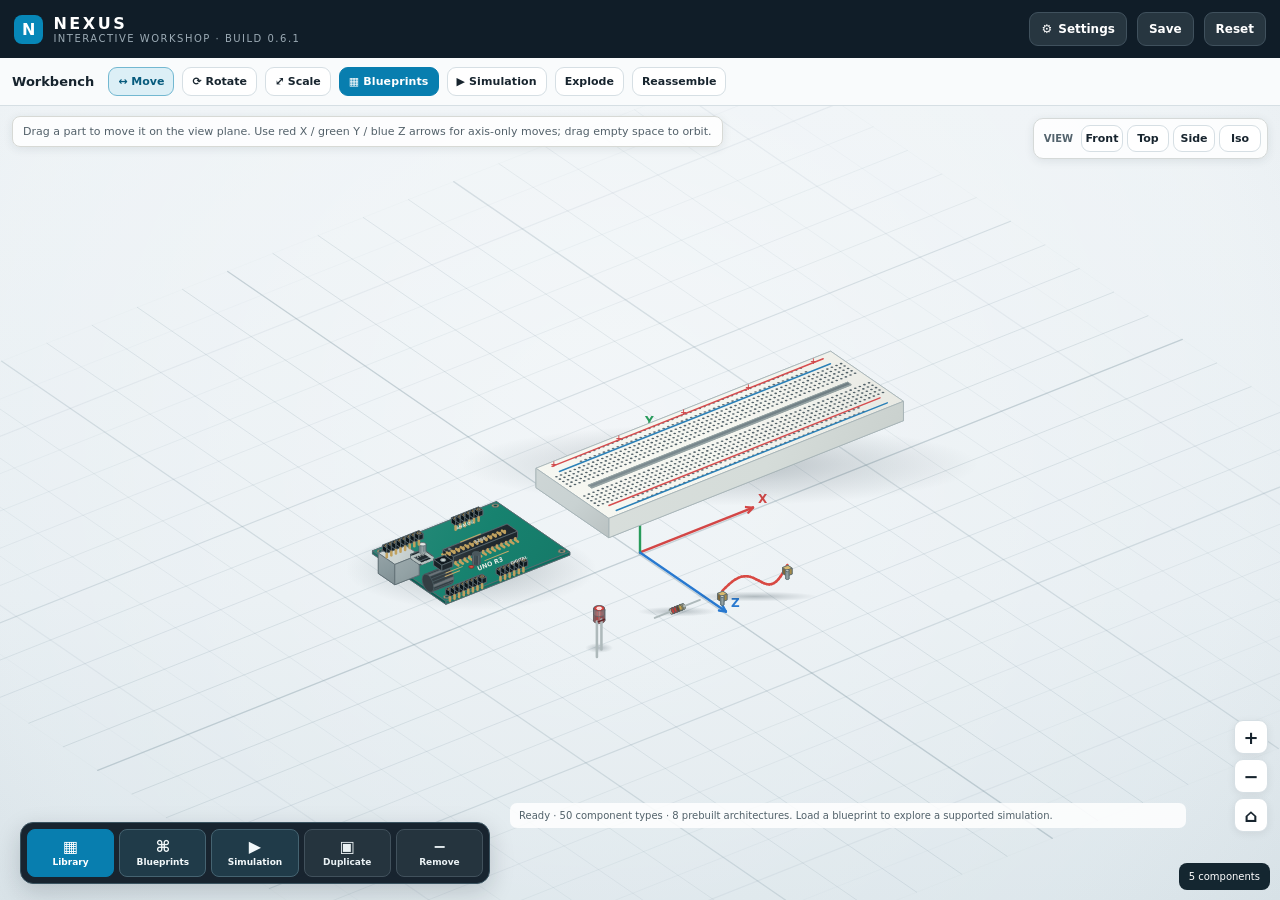
<file: NEXUS-workshop-v0.6.1.html>
<!doctype html>
<html lang="en">
<head>
<meta charset="utf-8"><meta name="viewport" content="width=device-width,initial-scale=1,maximum-scale=1,user-scalable=no">
<title>NEXUS Workshop · v0.6.1</title>
<style>
:root{--bg:#e9e8e1;--panel:#fff;--ink:#17222b;--muted:#66727b;--blue:#1679a8;--line:#d5d9d8;--dark:#17232d}
*{box-sizing:border-box}html,body{margin:0;height:100%;font-family:Inter,system-ui,-apple-system,Segoe UI,sans-serif;color:var(--ink);background:var(--bg);overflow:hidden}button,input,select{font:inherit}button{cursor:pointer;border:1px solid var(--line);background:#fff;color:var(--ink);border-radius:9px;padding:9px 11px;font-weight:650}button:active{transform:scale(.98)}button.primary{background:var(--blue);border-color:var(--blue);color:#fff}button.active{background:#dceff6;border-color:#73b8d1;color:#075b7d}.top{height:54px;background:var(--dark);color:white;display:flex;align-items:center;gap:10px;padding:0 14px}.logo{background:#149ac4;border-radius:8px;font-weight:900;padding:5px 8px}.brand{font-weight:850;letter-spacing:.12em}.sub{font-size:9px;letter-spacing:.15em;color:#9cabb5}.spacer{flex:1}.top button{background:#273640;color:white;border-color:#40515d;font-size:12px}.shell{height:calc(100% - 54px);display:flex;flex-direction:column}.toolbar{display:flex;align-items:center;gap:7px;padding:9px 12px;background:#f8f8f4;border-bottom:1px solid var(--line);overflow-x:auto;white-space:nowrap}.toolbar strong{font-size:13px;margin-right:6px}.toolbar button{font-size:11px;padding:7px 9px}.workspace{flex:1;min-height:0;position:relative}.scene{position:absolute;inset:0;overflow:hidden;background-color:#e9e8e1;background-image:radial-gradient(#b8bdb8 0.7px,transparent .7px);background-size:17px 17px;touch-action:none}.scene canvas{display:block;width:100%;height:100%;touch-action:none}.hint{position:absolute;left:12px;top:10px;background:#ffffffd9;border:1px solid #d7d9d5;border-radius:8px;padding:8px 10px;font-size:10px;color:#53616a;pointer-events:none}.axis{position:absolute;top:10px;right:10px;display:grid;grid-template-columns:repeat(3,32px);gap:4px;background:#ffffffd9;padding:6px;border:1px solid #d5d9d8;border-radius:10px}.axis button{padding:6px 0;font-size:10px}.axis .x{color:#c63b3b}.axis .y{color:#24864c}.axis .z{color:#176fc4}.zoom{position:absolute;right:12px;bottom:72px;display:flex;flex-direction:column;gap:5px}.zoom button{width:34px;height:34px;padding:0;font-size:18px;box-shadow:0 2px 8px #0001}.status{position:absolute;bottom:10px;left:10px;max-width:70%;font-size:10px;color:#51616a;background:#ffffffd9;border-radius:7px;padding:7px 9px}.selection{position:absolute;bottom:10px;right:10px;background:#142630;color:white;padding:8px 10px;border-radius:8px;font-size:10px}.bottom{display:flex;gap:6px;padding:8px;background:#17232d;border-top:1px solid #34424a}.bottom button{flex:1;background:#25343e;color:#eaf1f4;border-color:#41515c;font-size:11px;padding:10px 4px}.bottom button.primary{background:#1679a8}.panel{position:absolute;inset:0;background:#f5f5f0;z-index:5;display:none;flex-direction:column}.panel.show{display:flex}.panelhead{display:flex;align-items:center;gap:8px;padding:12px;border-bottom:1px solid var(--line);background:white}.panelhead h2{font-size:15px;margin:0}.panelhead .spacer{flex:1}.search{padding:10px 12px;border-bottom:1px solid var(--line);background:white}.search input{width:100%;border:1px solid var(--line);border-radius:9px;padding:10px;background:#f8f9f7;outline-color:var(--blue)}.cats{display:flex;gap:6px;overflow:auto;padding:9px 10px;background:#fff;border-bottom:1px solid var(--line)}.cats button{font-size:11px;white-space:nowrap;padding:7px 10px}.grid{overflow:auto;padding:10px;display:grid;grid-template-columns:repeat(2,minmax(0,1fr));gap:9px;align-content:start}.part{min-height:118px;text-align:left;display:flex;flex-direction:column;gap:5px;padding:10px;border-radius:11px;background:white}.thumb{height:52px;border-radius:7px;background:linear-gradient(145deg,#f0f2ee,#e0e4df);display:flex;align-items:center;justify-content:center;position:relative;overflow:hidden}.thumb .shape{display:block;position:relative;filter:drop-shadow(0 3px 2px #0002)}.part b{font-size:12px}.part small{font-size:10px;color:var(--muted);line-height:1.3}.part .add{margin-top:auto;color:var(--blue);font-size:10px;font-weight:800}.inspector{position:absolute;z-index:4;left:10px;bottom:56px;width:min(280px,calc(100% - 20px));max-height:43%;overflow:auto;background:#ffffffed;border:1px solid #d4dad8;border-radius:12px;padding:12px;box-shadow:0 6px 24px #14232d20;display:none}.inspector.show{display:block}.inspector h3{font-size:14px;margin:0 0 4px}.inspector p{font-size:11px;line-height:1.4;color:#52616a;margin:4px 0 9px}.spec-box{border-top:1px solid #e2e8eb;padding-top:8px;margin:8px 0 10px;color:#435560;font-size:10px;line-height:1.45}.spec-box div{margin:3px 0}.spec-box b{color:#172c39}.thumb .shape svg{display:block;width:72px;height:48px;overflow:visible}.part{min-height:146px}.thumb{height:64px}.fields{display:grid;grid-template-columns:repeat(3,1fr);gap:5px}.fields label{font-size:9px;color:#68747c}.fields input{width:100%;min-width:0;border:1px solid var(--line);border-radius:6px;padding:6px;font-size:11px}.ins-actions{display:flex;gap:5px;margin-top:8px}.ins-actions button{flex:1;font-size:10px;padding:7px 3px}.empty{padding:28px 12px;text-align:center;color:#65727b;font-size:12px}.toast{position:absolute;z-index:9;top:54px;left:50%;transform:translateX(-50%);background:#17232d;color:#fff;border-radius:8px;padding:9px 12px;font-size:11px;opacity:0;pointer-events:none;transition:opacity .15s}.toast.on{opacity:1}@media(min-width:800px){.workspace{display:flex}.panel{left:auto;width:360px;border-left:1px solid var(--line)}.grid{grid-template-columns:repeat(2,minmax(0,1fr))}}

/* NEXUS UI pass: persistent navigation, professional controls, and settings */
:root{--bg:#e8edf0;--panel:#ffffff;--ink:#17242e;--muted:#63727d;--blue:#087eaf;--line:#d6dfe4;--dark:#101d28}
body{background:#e8edf0}.top{height:58px;padding:0 14px;background:#101d28}.logo{background:#0787b8}.brand{letter-spacing:.16em}.sub{font-size:10px}.shell{height:calc(100% - 58px);min-height:0}.toolbar{min-height:48px;background:#f9fbfc;gap:8px}.workspace{position:relative;min-height:0;overflow:hidden}.scene{z-index:1;background-color:#e9eef1;background-image:radial-gradient(ellipse at 50% 38%,rgba(255,255,255,.42),rgba(219,229,234,.36)),linear-gradient(#d3dde2 1px,transparent 1px),linear-gradient(90deg,#d3dde2 1px,transparent 1px);background-size:100% 100%,28px 28px,28px 28px;touch-action:none}.scene canvas{position:absolute;inset:0}.hint{z-index:2;max-width:calc(100% - 150px);font-size:11px;box-shadow:0 2px 10px #1d344018}.axis{z-index:3;top:12px;right:12px;display:flex;gap:4px;align-items:center;box-shadow:0 2px 10px #1d344018}.axis button{min-width:42px;font-size:11px}.zoom{z-index:3;bottom:68px}.status,.selection{z-index:2}.bottom{position:absolute;z-index:4;left:12px;right:12px;bottom:12px;padding:8px;gap:7px;background:#101d28f2;border:1px solid #334652;border-radius:14px;box-shadow:0 8px 24px #0b18242e}.bottom button{min-height:42px;font-size:12px;border-radius:9px}.bottom button:first-child{flex:1.35}.bottom button:not(:first-child){flex:1}.panel{z-index:18;inset:0 0 0 auto;width:min(430px,100%);background:#f5f8fa;box-shadow:-12px 0 32px #12233024}.panelhead{padding:14px 16px}.panelhead h2{font-size:16px}.search{padding:12px 14px}.cats{padding:10px 12px}.grid{grid-template-columns:repeat(2,minmax(0,1fr));gap:10px;padding:12px}.part{border:1px solid #dce4e8;box-shadow:0 3px 9px #142b3708;min-height:150px;transition:border-color .12s,box-shadow .12s}.part:hover{border-color:#8abbd0;box-shadow:0 4px 14px #1679a81b}.part:focus-visible{outline:2px solid #087eaf;outline-offset:2px}.dim-line{font-size:9px;color:#476372;line-height:1.25}.thumb{height:64px;background:linear-gradient(145deg,#f6f9fa,#e2eaee);border:1px solid #e7edf0}.thumb .shape{display:flex;align-items:center;justify-content:center;width:100%;height:100%}.part b{font-size:12px}.part .add{letter-spacing:.04em}.inspector{z-index:6;bottom:74px;max-height:45%;box-shadow:0 8px 28px #12233025}.toast{z-index:20;top:64px}
.top #settingsOpen{display:inline-flex;align-items:center;gap:6px}.settings-panel{position:absolute;z-index:19;inset:0;background:#f5f8fa;display:none;flex-direction:column;overflow:auto}.settings-panel.show{display:flex}.settings-body{padding:16px;overflow:auto}.settings-section{background:white;border:1px solid var(--line);border-radius:12px;padding:14px;margin-bottom:12px}.settings-section h3{margin:0 0 12px;font-size:13px;letter-spacing:.04em}.setting-row{display:flex;align-items:center;justify-content:space-between;gap:12px;padding:9px 0;border-top:1px solid #edf1f3;font-size:12px}.setting-row:first-of-type{border-top:0}.setting-row small{display:block;color:var(--muted);font-size:10px;margin-top:3px}.setting-row input[type=checkbox]{width:18px;height:18px;accent-color:var(--blue)}.setting-row select,.setting-row input[type=number]{border:1px solid var(--line);border-radius:7px;padding:7px;background:#fff;max-width:135px}.axis-label{font-size:10px;color:#53636d;padding:0 4px;font-weight:800}.axis .x{color:#c63b3b}.axis .y{color:#24864c}.axis .z{color:#176fc4}
@media(min-width:800px){.workspace{display:block}.panel{width:380px}.grid{grid-template-columns:repeat(2,minmax(0,1fr))}.bottom{left:20px;right:auto;width:390px}.inspector{left:20px;bottom:78px}}
/* Let the viewport receive drag input through informational portions of the inspector. Keep form controls clickable. */
.inspector{pointer-events:none}.inspector input,.inspector button{pointer-events:auto}
@media(max-width:520px){.top{gap:8px}.top #save{display:none}.top button{padding:8px}.toolbar{padding:8px;gap:6px}.toolbar strong{display:none}.toolbar button{font-size:11px}.hint{max-width:calc(100% - 236px);font-size:9px;line-height:1.35}.axis{gap:3px;padding:5px}.axis button{min-width:35px;padding:7px 5px}.bottom{left:8px;right:8px;bottom:8px;padding:6px}.bottom button{font-size:10px;padding:8px 4px;min-height:40px}.zoom{bottom:65px}.status{max-width:66%;bottom:72px}.selection{bottom:72px}.grid{grid-template-columns:repeat(2,minmax(0,1fr))}}

/* Layout polish: keep library navigation visible and prevent the desktop status card from sitting under the action bar. */
#library .panelhead,#library .search,#library .cats{flex:0 0 auto}
#library .grid{flex:1 1 0%;min-height:0;overflow-y:auto;align-content:start}
@media(min-width:800px){.status{left:420px;right:94px;bottom:14px;max-width:none;width:auto}}


/* v0.6.0: engineering blueprints and simulation console */
.toolbar #openArchitectures,.toolbar #openSimulation{font-size:11px;letter-spacing:.01em}
.advanced-panel{position:absolute;z-index:22;inset:0 0 0 auto;width:min(470px,100%);background:#f4f7f9;border-left:1px solid #ccd8de;box-shadow:-14px 0 36px #142c391f;display:none;flex-direction:column;min-height:0}
.advanced-panel.show{display:flex}.advanced-panel .panelhead{flex:none;align-items:center;gap:10px}.advanced-panel .panelhead h2{margin:0;font-size:16px}.panel-sub{display:block;margin-top:4px;color:#61727d;font-size:10px;font-weight:500}
.architecture-intro{margin:12px 14px 4px;background:#e8f2f6;border:1px solid #d1e3ea;border-radius:12px;padding:12px;color:#29404d;font-size:11px;line-height:1.45}.architecture-intro p{margin:5px 0 0;color:#526772}
.architecture-cards{flex:1;min-height:0;overflow:auto;padding:10px 12px 18px;display:grid;grid-template-columns:1fr;gap:10px;align-content:start}
.architecture-card{background:#fff;border:1px solid #d5e0e5;border-radius:13px;padding:13px;box-shadow:0 2px 8px #18344508}.architecture-card .arch-top{display:flex;align-items:flex-start;gap:10px}.arch-icon{flex:0 0 42px;height:42px;border-radius:10px;background:#e8f0f4;color:#146d92;display:grid;place-items:center;font-weight:850;font-size:17px}.arch-meta{min-width:0;flex:1}.arch-title{font-size:13px;font-weight:850;margin:1px 0 4px}.arch-type{font-size:10px;color:#0a749f;font-weight:750;text-transform:uppercase;letter-spacing:.06em}.arch-desc{font-size:11px;line-height:1.45;color:#5a6a74;margin:9px 0}.arch-chiprow{display:flex;gap:5px;flex-wrap:wrap}.arch-chip{border:1px solid #e0e7eb;background:#f7f9fa;border-radius:6px;padding:4px 6px;font-size:9px;color:#53646e}.arch-actions{display:flex;gap:7px;margin-top:11px}.arch-actions button{flex:1;font-size:10px;padding:9px 8px}.arch-actions .loadrun{background:#117fa8;color:#fff;border-color:#117fa8}
.simulation-content{overflow:auto;min-height:0;padding:13px;display:flex;flex-direction:column;gap:12px}.sim-empty{padding:22px 14px;text-align:center;background:white;border:1px solid #dbe4e8;border-radius:12px;color:#334955;font-size:12px}.sim-empty p{line-height:1.45;color:#687984}.sim-summary{background:#fff;border:1px solid #d7e2e7;border-radius:12px;padding:13px}.sim-summary h3{margin:0 0 5px;font-size:14px}.sim-summary p{margin:0;color:#5b6d78;font-size:11px;line-height:1.5}.sim-fidelity{margin-top:9px;padding:8px 9px;border-radius:8px;background:#fff7e6;border:1px solid #f1dfb4;color:#76551c;font-size:10px;line-height:1.45}
.sim-card{background:#fff;border:1px solid #d7e2e7;border-radius:12px;padding:13px}.sim-card h4{font-size:11px;letter-spacing:.07em;color:#536671;margin:0 0 10px}.sim-controls{display:grid;grid-template-columns:repeat(2,minmax(0,1fr));gap:9px}.sim-controls label{font-size:10px;color:#52636d;display:flex;flex-direction:column;gap:5px;min-width:0}.sim-controls input{width:100%;min-width:0;border:1px solid #cdd9df;border-radius:8px;padding:10px;background:#fbfcfd;font-size:13px;color:#172a35}.sim-controls input:focus{outline:2px solid #96cde0;outline-offset:1px}.sim-actions{display:flex;gap:7px}.sim-actions button{flex:1;font-size:11px}.sim-actions .run{background:#137e4b;border-color:#137e4b;color:white}.sim-actions .stop{background:#fff5f4;color:#9a3434;border-color:#e9cece}.sim-state{border-radius:8px;padding:8px 10px;background:#edf3f6;color:#39525f;font-size:10px;font-weight:750;display:flex;justify-content:space-between;gap:8px}.sim-state.running{background:#e4f5ea;color:#176a39}.sim-metrics{display:grid;grid-template-columns:repeat(2,minmax(0,1fr));gap:8px}.metric{border:1px solid #e1e8eb;border-radius:9px;padding:10px;background:#fbfcfd;min-width:0}.metric strong{display:block;color:#12779f;font-size:16px;overflow-wrap:anywhere}.metric span{display:block;font-size:9px;color:#63737d;margin-top:4px;line-height:1.3}.wave-wrap{background:#fff;border:1px solid #d8e2e7;border-radius:12px;padding:12px}.wave-head{display:flex;justify-content:space-between;gap:8px;margin-bottom:7px}.wave-head b{font-size:11px}.wave-head span{font-size:9px;color:#697984}.wave-canvas{display:block;width:100%;height:116px}.sim-connections{font-size:10px;line-height:1.55;color:#4e636f}.sim-connections li{margin:3px 0}.sim-note{font-size:10px;color:#60727d;line-height:1.5;margin:0}.sim-note strong{color:#2f4652}
@media(max-width:520px){.advanced-panel{width:100%}.architecture-cards{padding-bottom:20px}.sim-controls{grid-template-columns:repeat(2,minmax(0,1fr))}.sim-actions button{padding:9px 5px}.toolbar #openArchitectures,.toolbar #openSimulation{flex:none}}


/* v0.6.1: keep major workspaces directly reachable on mobile screens */
.bottom[aria-label="Primary workshop navigation"]{position:absolute;z-index:30;left:8px;right:8px;bottom:8px;display:flex;align-items:stretch;justify-content:space-between;gap:5px;padding:6px;background:#101d28f5;border:1px solid #3a5360;border-radius:13px;box-shadow:0 8px 24px #0b18242e;max-width:620px;margin-inline:auto}
.bottom[aria-label="Primary workshop navigation"] .nav-action{flex:1 1 0;min-width:0;min-height:48px;padding:5px 2px;display:flex;flex-direction:column;align-items:center;justify-content:center;gap:3px;border-radius:8px;font-size:9px;line-height:1.05;white-space:nowrap;overflow:hidden}
.bottom[aria-label="Primary workshop navigation"] .nav-icon{font-size:16px;font-weight:800;line-height:1}
.bottom[aria-label="Primary workshop navigation"] #openArchitecturesBottom,.bottom[aria-label="Primary workshop navigation"] #openSimulationBottom{background:#203b49;border-color:#456371;color:#f2f8fa}
.bottom[aria-label="Primary workshop navigation"] #openLib{background:#087eaf;border-color:#087eaf;color:#fff}
.bottom[aria-label="Primary workshop navigation"] .nav-action span:last-child{max-width:100%;overflow:hidden;text-overflow:ellipsis}
.top .sub{white-space:nowrap}.status{max-width:calc(100% - 32px);bottom:72px}.inspector{bottom:72px}
@media(min-width:800px){.bottom[aria-label="Primary workshop navigation"]{left:20px;right:auto;bottom:16px;margin:0;width:470px}.status{left:510px;max-width:calc(100% - 540px)}}
@media(max-width:520px){.top .sub{font-size:8px;letter-spacing:.08em}.bottom[aria-label="Primary workshop navigation"]{left:6px;right:6px;bottom:6px;gap:3px;padding:5px;border-radius:11px}.bottom[aria-label="Primary workshop navigation"] .nav-action{min-height:46px;font-size:8px;padding:4px 1px}.bottom[aria-label="Primary workshop navigation"] .nav-icon{font-size:15px}.status{bottom:65px;max-width:calc(100% - 20px);font-size:9px}.inspector{bottom:62px}}

</style></head>
<body>
<header class="top"><div class="logo">N</div><div><div class="brand">NEXUS</div><div class="sub">INTERACTIVE WORKSHOP · BUILD 0.6.1</div></div><div class="spacer"></div><button id="settingsOpen" aria-label="Open settings">⚙ <span>Settings</span></button><button id="save">Save</button><button id="reset">Reset</button></header>
<div class="shell"><div class="toolbar"><strong>Workbench</strong><button id="modeMove" class="active">↔ Move</button><button id="modeRotate">⟳ Rotate</button><button id="modeScale">⤢ Scale</button><button id="openArchitectures" class="primary">▦ Blueprints</button><button id="openSimulation">▶ Simulation</button><button id="explode">Explode</button><button id="reassemble">Reassemble</button></div>
<main class="workspace"><div id="scene" class="scene"><canvas id="view"></canvas><div class="hint">Drag a part to move it on the view plane. Use red X / green Y / blue Z arrows for axis-only moves; drag empty space to orbit.</div><div class="axis" aria-label="Standard camera views"><span class="axis-label">VIEW</span><button data-view="front">Front</button><button data-view="top">Top</button><button data-view="side">Side</button><button data-view="iso">Iso</button></div><div class="zoom"><button id="zin">+</button><button id="zout">−</button><button id="home">⌂</button></div><div class="status" id="status">Ready · add a component from the library to begin.</div><div class="selection" id="count">0 components</div></div>
<div id="library" class="panel"><div class="panelhead"><h2>Component library</h2><div class="spacer"></div><button id="closeLib">✕</button></div><div class="search"><input id="search" placeholder="Search components (e.g. resistor, gear)…"></div><div id="cats" class="cats"></div><div id="parts" class="grid"></div></div>
<section id="architecturePanel" class="advanced-panel" aria-label="Prebuilt engineering architectures"><div class="panelhead"><div><h2>Prebuilt architectures</h2><small class="panel-sub">Load a defined assembly, then inspect or simulate it.</small></div><div class="spacer"></div><button id="architecturesClose">✕</button></div><div class="architecture-intro"><b>Assembly-first workflow</b><p>Each blueprint contains individually editable parts, a parts list, a connection/relationship map, and a simulation model with stated assumptions.</p></div><div id="architectureCards" class="architecture-cards"></div></section>
<section id="simulationPanel" class="advanced-panel" aria-label="Simulation console"><div class="panelhead"><div><h2>Simulation console</h2><small class="panel-sub">Run a supported model for the loaded blueprint.</small></div><div class="spacer"></div><button id="simulationClose">✕</button></div><div id="simContent" class="simulation-content"><div class="sim-empty"><b>No prebuilt architecture loaded</b><p>Choose Blueprints, load a system, then open Simulation.</p><button type="button" id="simGoBlueprints" class="primary">Browse blueprints</button></div></div></section>
<section id="settingsPanel" class="settings-panel" aria-label="Workshop settings"><div class="panelhead"><h2>Workshop settings</h2><div class="spacer"></div><button id="settingsClose">Done</button></div><div class="settings-body"><div class="settings-section"><h3>VIEWPORT</h3><label class="setting-row"><span>Show ground grid<small>Display workbench reference grid</small></span><input id="setGrid" type="checkbox" checked></label><label class="setting-row"><span>Show world axes<small>Red X · green Y · blue Z</small></span><input id="setAxes" type="checkbox" checked></label><label class="setting-row"><span>Show object labels<small>Display selected part name</small></span><input id="setLabels" type="checkbox" checked></label><label class="setting-row"><span>Camera sensitivity</span><select id="setSensitivity"><option value="0.65">Low</option><option value="1" selected>Normal</option><option value="1.4">High</option></select></label></div><div class="settings-section"><h3>SNAPPING & TRANSFORM</h3><label class="setting-row"><span>Snap movement<small>Round movement to increments</small></span><input id="setSnap" type="checkbox"></label><label class="setting-row"><span>Snap increment</span><select id="setSnapSize"><option value="0.1">0.1 units</option><option value="0.25" selected>0.25 units</option><option value="0.5">0.5 units</option><option value="1">1 unit</option></select></label><label class="setting-row"><span>Rotation increment</span><select id="setRotation"><option value="5">5°</option><option value="15" selected>15°</option><option value="30">30°</option><option value="45">45°</option></select></label></div><div class="settings-section"><h3>WORKSPACE</h3><label class="setting-row"><span>Units</span><select id="setUnits"><option value="model">Model units</option><option value="mm">Millimetres (display only)</option></select></label><div class="setting-row"><span>Layout storage<small>Saved locally in this browser only</small></span><button id="settingsSave">Save now</button></div><div class="setting-row"><span>Restore initial scene<small>Replaces current unsaved layout</small></span><button id="settingsReset">Reset scene</button></div></div><p style="font-size:10px;color:#687780;line-height:1.5">Model scale: 1 unit = 25 mm. Free drag follows the pointer in camera space; colored X/Y/Z handles constrain motion to a world axis. Reference envelopes are documented per component, but most sub-part shapes are procedural visual models—not validated, manufacturer-specific CAD. Eight prebuilt architectures and first-order/kinematic teaching simulations are available. General SPICE solving, pin-snapped netlists, collision/contact physics and CAD joint constraints are not implemented.</p></div></section><div id="inspector" class="inspector"><h3 id="iName">Component</h3><p id="iDesc"></p><div id="iSpec" class="spec-box"></div><div class="fields"><label>X position<input id="px" type="number" step=".1"></label><label>Y position<input id="py" type="number" step=".1"></label><label>Z position<input id="pz" type="number" step=".1"></label></div><div class="ins-actions"><button id="duplicate">Duplicate</button><button id="remove" >Remove</button><button id="deselect">Done</button></div></div>
<nav class="bottom" aria-label="Primary workshop navigation"><button id="openLib" class="primary nav-action" title="Browse individual parts" aria-label="Open component library"><span class="nav-icon">▦</span><span>Library</span></button><button id="openArchitecturesBottom" class="nav-action" title="Load a prebuilt engineering assembly" aria-label="Open blueprints"><span class="nav-icon">⌘</span><span>Blueprints</span></button><button id="openSimulationBottom" class="nav-action" title="Open simulation console" aria-label="Open simulation"><span class="nav-icon">▶</span><span>Simulation</span></button><button id="duplicateBottom" class="nav-action" title="Duplicate selected component"><span class="nav-icon">▣</span><span>Duplicate</span></button><button id="removeBottom" class="nav-action" title="Remove selected component"><span class="nav-icon">−</span><span>Remove</span></button></nav></main></div><div class="toast" id="toast"></div>
<script>
(()=>{'use strict';
const $=s=>document.querySelector(s), canvas=$('#view'),ctx=canvas.getContext('2d');
const defs=[
['Electronics','Arduino UNO R3','Microcontroller development board','board'],['Electronics','Solderless breadboard','830-point prototyping board','breadboard'],['Electronics','Red LED 5 mm','Polarized indicator diode','led'],['Electronics','Green LED 5 mm','Polarized indicator diode','ledg'],['Electronics','Resistor 220 Ω','Axial resistor · red-red-brown-gold example','resistor'],['Electronics','Resistor 1 kΩ','Axial resistor','resistor'],['Electronics','Resistor 10 kΩ','Axial resistor','resistor'],['Electronics','Ceramic capacitor 100 nF','Non-polarized capacitor','cap'],['Electronics','Electrolytic capacitor 220 µF','Polarized capacitor','electro'],['Electronics','1N4007 diode','Rectifier diode','diode'],['Electronics','NPN transistor TO-92','Three-lead transistor package','transistor'],['Electronics','NE555 timer IC','8-pin timer integrated circuit','ic'],['Electronics','LM358 op-amp','Dual operational amplifier IC','ic'],['Electronics','Push button 6×6 mm','Momentary tactile switch','button'],['Electronics','10 kΩ potentiometer','Adjustable resistor','pot'],['Electronics','Slide switch SPDT','Three-terminal switch','switch'],['Electronics','Active buzzer 5 V','Sound indicator','buzzer'],['Electronics','7805 regulator','5 V linear voltage regulator','ic3'],['Electronics','MOSFET TO-220','Three-terminal power transistor','transistor'],['Electronics','7-segment display','Single-digit numeric display','display'],['Electronics','Crystal 16 MHz','Clock reference component','crystal'],['Prototyping','Jumper wire','Dupont-style wire','wire'],['Prototyping','Screw terminal 2-pin','Wire connection terminal','terminal'],['Power','9 V battery','Rectangular battery','battery'],['Power','CR2032 coin cell','3 V coin-cell battery','coin'],['Robotics','DC gear motor','Small geared DC motor','motor'],['Robotics','Servo motor','Positional rotary actuator','servo'],['Robotics','Stepper motor','Stepper actuator','stepper'],['Robotics','Wheel','Rubber-tread wheel','wheel'],['Sensors','Ultrasonic sensor','HC-SR04-style 40 kHz distance module','sensor'],['Sensors','IR sensor module','Infrared detection board','sensor2'],['Sensors','Photoresistor LDR','Light-dependent resistor','resistor'],['Sensors','NTC thermistor','Temperature-sensitive resistor','resistor'],['Mechanical','Spur gear 20T','Illustrative straight-tooth gear','gear'],['Mechanical','Spur gear 40T','Illustrative larger straight-tooth gear','gear2'],['Mechanical','Shaft','Cylindrical rotating shaft','shaft'],['Mechanical','Ball bearing','608-style radial bearing reference','bearing'],['Mechanical','Compression spring','Helical spring','spring'],['Mechanical','Hex bolt M6','Illustrative fastener','bolt'],['Mechanical','Hex nut M6','Illustrative fastener','nut'],['Mechanical','Pulley','Grooved belt pulley','pulley'],['Mechanical','Timing belt','GT2-style 2 mm pitch reference','belt'],['Mechanical','Crank arm','Rotating linkage arm','linkage'],['Mechanical','Piston','Cylinder piston illustration','piston'],['Mechanical','Connecting rod','Crank-piston connecting rod','rod'],['Mechanical','Propeller','Two-blade propeller','propeller'],['Mechanical','Hinge','Simple pivot hinge','hinge'],['Mechanical','Linear rail block','Linear motion carriage','rail'],['Mechanical','Fan','Axial fan rotor','fan'],['Mechanical','Chassis plate','Flat mounting plate','plate']];
let placed=[],selected=null,category='All',cam={yaw:-.65,pitch:.55,zoom:1.1,targetX:0,targetY:0},mode='move',exploded=false,drag=null,pointers=new Map(),lastPinch=0;
let activeArchitecture=null, simRuntime=null, simFrameId=0, simLastUi=0;
const cats=['All','Electronics','Prototyping','Sensors','Power','Robotics','Mechanical'];
// Every model has an explicit reference envelope, visible sub-assemblies, connection interfaces,
// and a fidelity note. Dimensions are mm; visuals convert mm to 25 mm per model unit.
const MM=v=>v/25;
const specs={
'Arduino UNO R3':{size:[79,15,53.4],dim:'PCB outline 68.6 × 53.4 mm; rendered envelope about 79 × 15 × 53.4 mm including projecting USB/power connectors',arch:'FR-4 PCB; ATmega328P DIP-28 main MCU; USB interface IC; USB-B connector; DC barrel jack; 16 MHz resonator; reset switch; power/status LEDs; ICSP headers; two long I/O header banks; four mounting holes.',iface:'14 digital I/O, 6 analog inputs, power/ground headers, USB-B, barrel jack and ICSP.',note:'Board outline and interfaces follow the UNO R3 reference layout; individual package models are representative rather than a manufacturer-validated complete CAD assembly.'},
'Solderless breadboard':{size:[163,10,53],dim:'Reference 830-point board: 163 × 53 × 10 mm; 2.54 mm hole pitch',arch:'Insulating body; two 5-row terminal fields separated by a central DIP trench; 63 columns per terminal field; four longitudinal power-rail rows; mounting/adhesive backing.',iface:'Tie-point holes on 2.54 mm pitch; five-hole connected groups are represented visually, not yet as an electrical connectivity graph.',note:'Envelope follows Adafruit’s 830-point board reference; exact internal bus-strip connectivity varies by model.'},
'Red LED 5 mm':{size:[5,25,5],dim:'5 mm nominal lens; representative through-hole leads',arch:'Epoxy dome lens; semiconductor die/cup inside the lens; two unequal leads; cathode flat/reference side indicated in the model.',iface:'Anode (+) and cathode (−); current limiting is required in real circuits.',note:'Lens and lead proportions are reference geometry; forward voltage depends on the exact LED.'},
'Green LED 5 mm':{size:[5,25,5],dim:'5 mm nominal lens; representative through-hole leads',arch:'Green epoxy lens; internal die/cup representation; two leads with cathode-side reference flat.',iface:'Anode (+) and cathode (−); forward voltage and current rating are part-specific.',note:'Representative package, not a selected manufacturer part number.'},
'Resistor 220 Ω':{size:[25,2.5,2.5],dim:'Typical 1/4 W axial form; body approx. 6.3 × 2.3 mm',arch:'Insulating cylindrical body; two axial leads; four-band red-red-brown-gold example for 220 Ω ±5%.',iface:'Two non-polarized leads.',note:'Body dimensions and power rating vary by resistor series; the colour bands encode the stated example only.'},
'Resistor 1 kΩ':{size:[25,2.5,2.5],dim:'Typical 1/4 W axial form; body approx. 6.3 × 2.3 mm',arch:'Insulating body; two axial leads; four-band brown-black-red-gold example for 1 kΩ ±5%.',iface:'Two non-polarized leads.',note:'Representative axial package; tolerance and power rating must be selected separately.'},
'Resistor 10 kΩ':{size:[25,2.5,2.5],dim:'Typical 1/4 W axial form; body approx. 6.3 × 2.3 mm',arch:'Insulating body; two axial leads; four-band brown-black-orange-gold example for 10 kΩ ±5%.',iface:'Two non-polarized leads.',note:'Representative axial package; tolerance and power rating must be selected separately.'},
'Ceramic capacitor 100 nF':{size:[8,12,8],dim:'Radial ceramic reference; body about 7 mm diameter; model envelope includes leads (package/voltage dependent)',arch:'Ceramic dielectric body with printed value mark; two radial leads; non-polarized construction.',iface:'Two non-polarized leads.',note:'100 nF alone does not determine package dimensions or voltage rating.'},
'Electrolytic capacitor 220 µF':{size:[8,17,8],dim:'Radial can about 8 mm diameter; model envelope includes leads; diameter/height depend on voltage and series',arch:'Aluminium can; vented scored top; insulating sleeve; polarity stripe; two radial leads with unequal lead-length convention.',iface:'Positive and negative leads; polarity must be observed.',note:'Voltage rating and exact package are unspecified in this catalogue item.'},
'1N4007 diode':{size:[25,3,3],dim:'DO-41 axial package; body about 5.2 × 2.7 mm',arch:'Moulded cylindrical epoxy body; two axial leads; cathode band at one end.',iface:'Anode and cathode; reverse polarity blocks current within ratings.',note:'Package geometry is representative of DO-41; electrical ratings are not simulated yet.'},
'NPN transistor TO-92':{size:[5,14,5],dim:'TO-92-style body; dimensions/pinout depend on selected transistor',arch:'Moulded semi-rounded body; three formed leads; flat/front reference face.',iface:'Collector, base and emitter are device-specific; no pinout is assumed by this model.',note:'A manufacturer part number is required before relying on pin positions.'},
'NE555 timer IC':{size:[10,6,8],dim:'PDIP-8 reference: body about 9.8 × 6.6 mm; 2.54 mm lead pitch',arch:'Moulded DIP body; 4 gull-wing-free through-hole pins per side; pin-1 dimple; end notch.',iface:'Eight pins; pin numbering follows standard DIP-8 orientation; electrical behavior is not simulated.',note:'TI lists a PDIP-8 package; package dimensions differ for SOIC/TSSOP variants.'},
'LM358 op-amp':{size:[10,6,8],dim:'PDIP-8 reference: body about 9.8 × 6.6 mm; 2.54 mm lead pitch',arch:'Moulded DIP-8 package; four through-hole pins per side; notch and pin-1 indicator.',iface:'Eight pins; dual op-amp pinout applies to LM358 family in the selected package.',note:'The catalogue explicitly models the PDIP variant; SOIC/TSSOP variants have different footprints.'},
'Push button 6×6 mm':{size:[6,10,6],dim:'6 × 6 mm tactile switch; height varies by actuator series',arch:'Four-terminal stamped frame; black/coloured body; round actuator plunger; two internally paired terminal pairs.',iface:'Momentary normally-open contact model; exact pin pairing depends on variant.',note:'Representative tact switch geometry; no electrical state simulation yet.'},
'10 kΩ potentiometer':{size:[10,11,10],dim:'Top-adjust trimmer-style reference; model envelope includes leads; exact footprint varies',arch:'Resistive element body; slotted adjustment screw; three terminals (two ends and wiper).',iface:'Three terminals: end A, wiper, end B.',note:'A rotary pot and a trimmer pot have different shapes; this model chooses a top-adjust trimmer form.'},
'Slide switch SPDT':{size:[9,12,5],dim:'Small through-hole SPDT slide-switch reference',arch:'Insulated base; sliding actuator; three terminals arranged as common and two throws.',iface:'COM, throw 1, throw 2; switch state is not yet electrically simulated.',note:'Footprint and contact layout vary by manufacturer.'},
'Active buzzer 5 V':{size:[12,14,12],dim:'12 mm-class cylindrical buzzer reference',arch:'Cylindrical housing; acoustic outlet/grille; polarity mark; two leads; internal oscillator is implied.',iface:'Positive supply and ground; nominal 5 V is a catalogue label, not a universal rating.',note:'Use a datasheet to confirm operating voltage, current and sound pressure for an actual buzzer.'},
'7805 regulator':{size:[10.4,29,4.6],dim:'TO-220 reference; body approx. 10.4 × 15.5 × 4.6 mm',arch:'Moulded regulator body; metal heat-spreader tab with mounting hole; three formed leads.',iface:'Input, ground and regulated output; pin order is manufacturer/part-specific though common 7805 variants use a standard front-view order.',note:'TO-220 outline follows the ST L78 family package drawing; do not assume thermal performance from the illustration.'},
'MOSFET TO-220':{size:[10.4,29,4.6],dim:'TO-220 reference package',arch:'Moulded power-device body; metal tab and mounting hole; three leads; source/drain/gate are not labelled without a part number.',iface:'Gate, drain and source positions vary by exact device.',note:'Generic MOSFET package only; not safe for PCB design without a selected device datasheet.'},
'7-segment display':{size:[10,20,7],dim:'Single-digit through-hole display reference; package/pinout varies',arch:'Dark face; seven bar-shaped LED segments plus decimal point; moulded package; ten leads in typical single-digit variants.',iface:'Segment pins and common pin(s); common-anode/cathode type has not been selected.',note:'Display model shows the segment layout but is not assigned an electrical pin map.'},
'Crystal 16 MHz':{size:[12,12,5],dim:'HC-49/S-style crystal reference; model envelope includes axial leads',arch:'Metal can; two leads; internal quartz resonator is not visible.',iface:'Two terminals; external load capacitors are circuit-dependent.',note:'Frequency is labelled 16 MHz; package and ESR depend on manufacturer.'},
'Jumper wire':{size:[40,12,6],dim:'Illustrative 40 mm jumper; model envelope includes loop and connector bodies; length/colours are editable future parameters',arch:'Insulated flexible conductor; two crimp contacts; male header ends.',iface:'Two conductive ends; actual bend/length are currently visual only.',note:'No wire gauge or electrical resistance is assigned.'},
'Screw terminal 2-pin':{size:[10,13,10],dim:'2-position, assumed 5.08 mm pitch; envelope includes terminal block, screws and leads',arch:'Insulating block; two metal clamp screws; two conductor entry cages; two through-hole pins.',iface:'Two isolated terminals; pitch depends on exact part.',note:'Representative 2-pin terminal, not manufacturer-specific.'},
'9 V battery':{size:[27,49,18],dim:'Rectangular PP3 battery envelope about 48.5 × 26.5 × 17.5 mm',arch:'Rectangular casing; stepped top; two snap terminals of opposite size/polarity.',iface:'Positive and negative snap connectors.',note:'Envelope is a common PP3 reference; terminal geometry differs slightly among brands.'},
'CR2032 coin cell':{size:[20,3.2,20],dim:'20.0 mm diameter × 3.2 mm nominal thickness',arch:'Layered metal can; positive top face with + mark; negative base can.',iface:'Positive face and negative can.',note:'CR2032 nominal dimensions; capacity and voltage sag depend on manufacturer/load.'},
'DC gear motor':{size:[65,22,19],dim:'Generic motor/gearbox/shaft assembly; model envelope about 65 × 22 × 19 mm along shaft axis',arch:'DC motor can; gearbox housing; output shaft; mounting tabs; power terminals.',iface:'Two motor terminals and an output shaft; gear ratio and torque are unspecified.',note:'No exact motor or gearbox ratio has been selected; behavior is visual-only.'},
'Servo motor':{size:[24,22,15],dim:'SG90-class micro-servo reference; approx. 23 × 12 × 22 mm body/output envelope plus mounting-tab width',arch:'Plastic case; mounting ears and holes; output spline; removable horn; internal geartrain implied.',iface:'Three-wire supply, ground and PWM control; horn spline count varies.',note:'SG90-like silhouette only; not an exact manufacturer CAD model or motion controller.'},
'Stepper motor':{size:[42.3,52,42.3],dim:'NEMA-17-style face: 42.3 × 42.3 mm; illustrative overall envelope includes a protruding shaft',arch:'Square stator frame; front plate; four mounting holes; central shaft; rear cable/connector.',iface:'Four-wire/five-wire arrangement depends on winding type; not electrically simulated.',note:'NEMA-17 specifies a frame class, not a unique motor length or winding.'},
'Wheel':{size:[65,65,26],dim:'65 mm diameter × 26 mm width illustrative robotics wheel',arch:'Rubber tread; hub; spokes/ribs; central bore; axle interface.',iface:'Hub/bore interface is not yet dimensionally constrained to a specific shaft.',note:'Representative robot wheel; axle/bore must be selected for a compatible assembly.'},
'Ultrasonic sensor':{size:[45,16,22],dim:'HC-SR04-style board about 45 × 20 mm; model envelope about 45 × 16 × 22 mm with two 16 mm transducer cans',arch:'PCB; separate ultrasonic transmitter and receiver cans; two front transducer diaphragms; 4-pin header.',iface:'VCC, TRIG, ECHO and GND for HC-SR04-style modules.',note:'The name is generic; this 3D reference adopts an HC-SR04-style layout.'},
'IR sensor module':{size:[20,12,16],dim:'Small IR obstacle-sensor board reference; footprint varies',arch:'PCB; IR emitter; photodetector/receiver; threshold comparator IC; trimmer; status LED; header.',iface:'Supply, ground and digital output for a common 3-pin module; variant-dependent.',note:'Generic FC-51-style layout; exact pinout and sensing distance vary.'},
'Photoresistor LDR':{size:[5,25,5],dim:'5 mm radial photoresistor reference',arch:'Round sensing disc; visible serpentine photosensitive track; two radial leads.',iface:'Two-terminal, non-polarized resistive sensor.',note:'Resistance/light curve is not simulated and is part-specific.'},
'NTC thermistor':{size:[5,25,5],dim:'Small radial bead-style NTC reference',arch:'Epoxy bead/disc; two leads; temperature-sensitive resistive element implied.',iface:'Two terminals; resistance decreases as temperature rises for an NTC device.',note:'No nominal resistance/Beta curve is defined yet.'},
'Spur gear 20T':{size:[22,6,22],dim:'20 teeth, module 1, 20 mm pitch diameter, 22 mm outside diameter, 6 mm face width',arch:'Straight spur gear; 20 involute teeth simplified to a tooth profile; 5 mm bore; cylindrical hub.',iface:'For theoretical meshing, requires a compatible module-1, same-pressure-angle gear; center distance to 40T mate is 30 mm.',note:'Module 1 and 20° pressure angle are explicit modelling assumptions; the displayed tooth flank is illustrative, not manufacturing-grade involute CAD.'},
'Spur gear 40T':{size:[42,6,42],dim:'40 teeth, module 1, 40 mm pitch diameter, 42 mm outside diameter, 6 mm face width',arch:'Straight spur gear; 40 simplified teeth; 6 mm bore; hub face.',iface:'Designed as a module-1 mate for the 20T gear; theoretical center distance 30 mm.',note:'Module 1 and 20° pressure angle are explicit assumptions; tooth flank is not manufacturing-grade CAD.'},
'Shaft':{size:[60,6,6],dim:'Ø6 × 60 mm reference shaft',arch:'Straight cylindrical shaft; flat ends; no keyway, shoulder or thread unless added later.',iface:'Ø6 mm nominal cylindrical interface.',note:'Material, tolerance, fit and surface finish are unspecified.'},
'Ball bearing':{size:[22,7,22],dim:'608-style bearing reference: 22 mm OD × 8 mm bore × 7 mm width',arch:'Outer race; inner race; rolling balls; cage represented by separators.',iface:'8 mm bore and 22 mm housing OD for this assumed 608-style reference.',note:'The generic catalogue entry adopts 608 dimensions for illustration; confirm bearing designation before designing a fit.'},
'Compression spring':{size:[10,20,10],dim:'Illustrative spring: 8 mm OD, 20 mm free length, 1 mm wire',arch:'Helical wire; end turns; spring axis; coil count and pitch represented in the mesh.',iface:'Axial compression interface; rate, material, end condition and solid height not defined.',note:'Visual dimensions are assumptions, not a rated spring specification.'},
'Hex bolt M6':{size:[10,24,10],dim:'M6 × 20 mm thread length; 10 mm across-flats hex head reference',arch:'Hex head; cylindrical/threaded shank; helical thread indication; under-head bearing face.',iface:'M6 nominal thread; pitch is assumed standard coarse 1.0 mm.',note:'Head standard, tolerance class, strength grade and exact length convention are not selected.'},
'Hex nut M6':{size:[10,5,10],dim:'M6 hex nut; 10 mm across-flats reference; about 5 mm thick',arch:'Hexagonal body; central bore; internal thread suggested visually.',iface:'M6 coarse thread assumed at 1.0 mm pitch.',note:'Standard, tolerance and grade are unspecified; thread is not a functional helical solid.'},
'Pulley':{size:[20,8,20],dim:'Illustrative Ø20 × 8 mm single-groove pulley; 5 mm bore assumed',arch:'Grooved rim; hub; central bore; belt-contact faces.',iface:'Bore and groove are assumptions; belt profile is not guaranteed compatible.',note:'A specific belt standard and pulley profile must be selected for a real drive.'},
'Timing belt':{size:[90,3,30],dim:'GT2-style 2 mm pitch, 6 mm width; nominal loop envelope is illustrative',arch:'Closed flexible loop; outer backing; inner repeated teeth; pitch line represented by path.',iface:'Assumed 2 mm pitch; requires matching GT2 pulley tooth profile.',note:'Loop length and exact tooth count are placeholders, not a fabrication drawing.'},
'Crank arm':{size:[58,5,10],dim:'50 mm hole-centre spacing; approximately 58 mm overall length; 6/8 mm end bores assumed',arch:'Flat arm; two bored eyes; connecting web; constant thickness.',iface:'Two pivot holes; centres 50 mm apart in this reference model.',note:'A simplified linkage plate; material and load rating are unspecified.'},
'Piston':{size:[20,20,20],dim:'Ø20 × 20 mm reference piston',arch:'Crown; skirt; two ring grooves; wrist-pin bore across the skirt.',iface:'Fits only a matched cylinder/bore and pin system; clearance is not modelled.',note:'Representative teaching geometry, not an engine-specific piston.'},
'Connecting rod':{size:[57,8,14],dim:'50 mm centre-to-centre; approximately 57 mm overall; large end 14 mm OD / 8 mm bore; small end 8 mm OD',arch:'Large-end eye; small-end eye; tapered/webbed shank; bearing bores.',iface:'Two rotating joints; bearing inserts/caps are not modelled.',note:'Generic linkage rod, not a fatigue-rated engine conrod.'},
'Propeller':{size:[120,6,120],dim:'Two-blade, 120 mm diameter illustrative propeller',arch:'Two swept blades; central hub; bore/shaft seat; blade thickness and pitch are simplified.',iface:'Central hub/shaft interface; handedness and pitch are not specified.',note:'Geometry is illustrative and not balanced, aerodynamic, or safe for real rotating use.'},
'Hinge':{size:[40,8,30],dim:'40 × 30 mm leaf envelope with 3 mm pin assumption',arch:'Two interleaved leaves; knuckles alternating along a pin; mounting holes.',iface:'Single rotational axis through the hinge pin.',note:'Leaf dimensions and knuckle spacing are representative.'},
'Linear rail block':{size:[100,20,12],dim:'MGN12-style reference rail length 100 mm; 12 mm rail width; carriage about 27 × 20 × 10 mm',arch:'Ground rail profile; longitudinal raceways; carriage block; end/fastener holes.',iface:'Linear translation along rail axis; preload and carriage fit are not simulated.',note:'Reference form only; exact rail length, block series and mounting pattern vary.'},
'Fan':{size:[40,13,40],dim:'40 × 40 mm axial fan; envelope includes 10 mm frame and projecting rotor/hub details',arch:'Square frame; four corner mounting holes; central motor hub; five rotor blades; stator frame.',iface:'Central rotor axis and frame mounting points; electrical connector omitted from this model.',note:'Representative 40 mm fan size; blade pitch and flow performance are not simulated.'},
'Chassis plate':{size:[100,2,60],dim:'100 × 60 × 2 mm reference plate',arch:'Flat plate; four corner mounting holes; mounting surface.',iface:'Hole pattern is a generic corner pattern, not tied to a standard.',note:'Material and structural strength are not specified.'}
};
function toast(s){$('#toast').textContent=s;$('#toast').classList.add('on');setTimeout(()=>$('#toast').classList.remove('on'),1800)}
function uid(){return 'p'+Math.random().toString(36).slice(2,9)}
function suggestedPosition(def){const own=specs[def[1]]||{size:[20,10,20]},hx=Math.max(.18,(own.size?.[0]||20)/50),hz=Math.max(.18,(own.size?.[2]||20)/50);const candidates=[];for(let iz=0;iz<=10;iz++)for(let ix=-6;ix<=6;ix++)candidates.push({x:ix*1.05,z:-1.2+iz*1.05});candidates.sort((a,b)=>(Math.abs(a.x)*.7+Math.abs(a.z-3.4))-(Math.abs(b.x)*.7+Math.abs(b.z-3.4)));for(const c of candidates){const overlap=placed.some(p=>{const s0=specs[p.def?.[1]]||{size:[20,10,20]},phx=Math.max(.18,(s0.size?.[0]||20)/50)*(p.scale||1),phz=Math.max(.18,(s0.size?.[2]||20)/50)*(p.scale||1);return Math.abs(c.x-p.x)<hx+phx+.18&&Math.abs(c.z-p.z)<hz+phz+.18});if(!overlap)return c}return{x:((placed.length%5)-2)*1.5,z:4+Math.floor(placed.length/5)*1.5}}
function add(def,position){const spot=position||suggestedPosition(def);const p={id:uid(),def,x:spot.x,y:spot.y??0,z:spot.z,rot:0,scale:1,offset:null};placed.push(p);select(p);draw();toast(def[1]+' added');}
function formatCoord(v){return unitMode==='mm'?(v*25).toFixed(1):v.toFixed(2)}
function select(p){selected=p;$('#inspector').classList.toggle('show',!!p);if(p){const sp=specs[p.def[1]]||{dim:'Not specified',arch:p.def[2],iface:'Not mapped',note:'Reference visual only.'};$('#iName').textContent=p.def[1];$('#iDesc').textContent=p.def[2];$('#iSpec').innerHTML=`<div><b>Nominal envelope:</b> ${sp.dim}</div><div><b>Model architecture:</b> ${sp.arch}</div><div><b>Interfaces:</b> ${sp.iface}</div><div><b>Model status:</b> ${sp.note}</div>`;['x','y','z'].forEach(k=>$('#p'+k).value=formatCoord(p[k]));}draw()}
function updatePos(){if(!selected)return;['x','y','z'].forEach(k=>{let v=parseFloat($('#p'+k).value);if(unitMode==='mm')v/=25;if(Number.isFinite(v))selected[k]=Math.max(-20,Math.min(20,v))});['x','y','z'].forEach(k=>$('#p'+k).value=formatCoord(selected[k]));draw()}
function renderCats(){ $('#cats').innerHTML='';cats.forEach(c=>{const b=document.createElement('button');b.textContent=c;b.className=category===c?'active':'';b.onclick=()=>{category=c;renderCats();renderParts()};$('#cats').append(b)})}
function thumb(type){
const svg=(content)=>`<svg viewBox="0 0 100 64" role="img" aria-hidden="true">${content}</svg>`;
const map={
 board:svg('<rect x="15" y="10" width="70" height="44" rx="4" fill="#13816e" stroke="#075b50" stroke-width="2"/><path d="M20 20H38M20 25H38M20 30H38" stroke="#50bca4" stroke-width="1.5"/><rect x="40" y="20" width="22" height="15" rx="1.5" fill="#202b31" stroke="#86969a"/><rect x="64" y="15" width="10" height="7" rx="1" fill="#c6d0d2"/><rect x="64" y="28" width="10" height="7" rx="1" fill="#c6d0d2"/>'+Array.from({length:8},(_,i)=>`<rect x="19" y="${12+i*5}" width="3" height="2" fill="#d8b567"/>`).join('')),
 breadboard:svg('<rect x="4" y="12" width="92" height="40" rx="4" fill="#f4f5ee" stroke="#a9b6bc" stroke-width="1.5"/><path d="M8 18H92M8 46H92" stroke="#dc5153"/><path d="M8 21H92M8 49H92" stroke="#2883b9"/>'+Array.from({length:22},(_,i)=>Array.from({length:4},(_,j)=>`<circle cx="${10+i*3.8}" cy="${25+j*5.4}" r=".9" fill="#52636b"/>`).join('')).join('')),
 led:svg('<path d="M45 37V55M55 37V55" stroke="#9ca8ab" stroke-width="3"/><path d="M37 28A13 13 0 0 1 63 28V34Q63 38 58 39H42Q37 38 37 34Z" fill="#ec504e" stroke="#8e2929" stroke-width="2"/><ellipse cx="49" cy="21" rx="6" ry="3" fill="#ffb4aa"/>'),
 ledg:svg('<path d="M45 37V55M55 37V55" stroke="#9ca8ab" stroke-width="3"/><path d="M37 28A13 13 0 0 1 63 28V34Q63 38 58 39H42Q37 38 37 34Z" fill="#30ae70" stroke="#166a44" stroke-width="2"/><ellipse cx="49" cy="21" rx="6" ry="3" fill="#b3f0cf"/>'),
 resistor:svg('<path d="M5 32H32M68 32H95" stroke="#9aa6a8" stroke-width="3"/><rect x="31" y="24" width="38" height="16" rx="8" fill="#d6bc8a" stroke="#94774e" stroke-width="1.5"/><path d="M40 24V40M48 24V40M56 24V40M64 24V40" stroke="#8a332c" stroke-width="3"/>'),
 cap:svg('<path d="M43 42V57M57 42V57" stroke="#9aa6a8" stroke-width="2.5"/><ellipse cx="50" cy="30" rx="16" ry="17" fill="#d6bd7f" stroke="#a79157" stroke-width="1.5"/><path d="M50 13V47" stroke="#a79157" stroke-width="1.2"/><path d="M42 24Q50 18 58 24" fill="none" stroke="#efe1bb" stroke-width="2.5"/>'),
 electro:svg('<path d="M43 42V57M57 42V57" stroke="#9aa6a8" stroke-width="2.5"/><rect x="35" y="15" width="30" height="31" rx="7" fill="#333c42" stroke="#141d22" stroke-width="2"/><ellipse cx="50" cy="17" rx="14" ry="5" fill="#545f65"/><path d="M56 13V24M52 18H60" stroke="#eceee9" stroke-width="2"/><path d="M36 28H40M36 32H40" stroke="#b8c3c6" stroke-width="1.5"/>'),
 diode:svg('<path d="M4 32H29M71 32H96" stroke="#a3adae" stroke-width="3"/><rect x="28" y="24" width="44" height="16" rx="7" fill="#30393f" stroke="#11191e" stroke-width="1.5"/><rect x="63" y="24" width="4" height="16" fill="#e8e8df"/><path d="M42 27L55 32L42 37Z" fill="#9aa6ab"/>'),
 transistor:svg('<path d="M39 37L31 56M50 38V57M61 37L69 56" stroke="#9aa7aa" stroke-width="3"/><path d="M34 24Q50 14 66 24V37Q50 44 34 37Z" fill="#263238" stroke="#5c6b70" stroke-width="2"/><path d="M39 23Q50 18 61 23" stroke="#61767c" stroke-width="2"/>'),
 ic:svg('<rect x="28" y="16" width="44" height="32" rx="3" fill="#202a30" stroke="#0e1519" stroke-width="2"/><path d="M33 13H67" stroke="#65777d" stroke-width="3"/><circle cx="36" cy="23" r="2.5" fill="#bcc6c7"/>'+Array.from({length:4},(_,i)=>`<path d="M${33+i*11} 16V10M${33+i*11} 48V54" stroke="#bac4c4" stroke-width="2.5"/>`).join('')),
 ic3:svg('<path d="M35 42V57M50 42V57M65 42V57" stroke="#a4adae" stroke-width="3"/><rect x="31" y="15" width="38" height="30" rx="3" fill="#20292f"/><rect x="28" y="10" width="44" height="6" rx="2" fill="#aeb9bb"/><circle cx="50" cy="13" r="2" fill="#e6e9e8"/>'),
 button:svg('<rect x="29" y="20" width="42" height="28" rx="5" fill="#313a3f" stroke="#758287" stroke-width="2"/><rect x="39" y="12" width="22" height="24" rx="4" fill="#bdc6c7" stroke="#737f84" stroke-width="2"/><path d="M35 48V56M65 48V56" stroke="#b2bdbe" stroke-width="3"/>'),
 pot:svg('<rect x="30" y="17" width="40" height="31" rx="5" fill="#267c67" stroke="#115749" stroke-width="2"/><circle cx="50" cy="29" r="10" fill="#cfdbd3" stroke="#677871" stroke-width="2"/><path d="M44 29H56M50 23V35" stroke="#455b53" stroke-width="2"/><path d="M37 48V57M50 48V57M63 48V57" stroke="#c2a45c" stroke-width="3"/>'),
 switch:svg('<rect x="25" y="19" width="50" height="27" rx="4" fill="#2e3a40" stroke="#121c21" stroke-width="2"/><rect x="42" y="14" width="20" height="22" rx="4" fill="#d3dada" stroke="#819095" stroke-width="2"/><path d="M35 46V56M50 46V56M65 46V56" stroke="#c2a45c" stroke-width="3"/>'),
 buzzer:svg('<ellipse cx="50" cy="34" rx="21" ry="19" fill="#262e33" stroke="#0d1519" stroke-width="2"/><ellipse cx="50" cy="30" rx="14" ry="12" fill="#3e494f" stroke="#65757a" stroke-width="1.5"/><circle cx="50" cy="30" r="4" fill="#141e23"/><path d="M42 51V59M58 51V59" stroke="#c4a860" stroke-width="3"/>'),
 display:svg('<rect x="30" y="7" width="40" height="48" rx="4" fill="#21292d" stroke="#59686e" stroke-width="2"/><g stroke="#f04d49" stroke-width="4" stroke-linecap="round"><path d="M40 16H57M37 20V29M60 20V29M39 32H57M37 36V45M60 36V45M40 49H57"/></g>'),
 crystal:svg('<path d="M42 39V57M58 39V57" stroke="#a7b2b4" stroke-width="3"/><rect x="32" y="15" width="36" height="27" rx="12" fill="#bec8c9" stroke="#78888d" stroke-width="2"/><path d="M38 20Q50 14 62 20" stroke="#edf1ef" stroke-width="2.5" fill="none"/>'),
 wire:svg('<path d="M7 42C18 42 13 17 28 17S37 47 51 47S64 17 78 17S84 42 94 42" fill="none" stroke="#d84a43" stroke-width="6" stroke-linecap="round"/><rect x="3" y="37" width="8" height="10" rx="2" fill="#d2b16c"/><rect x="89" y="37" width="8" height="10" rx="2" fill="#d2b16c"/>'),
 terminal:svg('<rect x="20" y="15" width="60" height="39" rx="4" fill="#25866e" stroke="#115d4f" stroke-width="2"/>'+[35,65].map(x=>`<circle cx="${x}" cy="26" r="7" fill="#a9b1b3" stroke="#5c696e" stroke-width="2"/><path d="M${x-4} 26H${x+4}" stroke="#465259" stroke-width="2"/>`).join('')+'<path d="M35 43H65" stroke="#d3e0d8" stroke-width="3"/>'),
 battery:svg('<rect x="28" y="10" width="44" height="45" rx="5" fill="#2b353b" stroke="#0e171c" stroke-width="2"/><path d="M35 10V4H45V10M55 10V6H64V10" fill="#c4cbca" stroke="#6f7b80" stroke-width="2"/><text x="50" y="34" font-size="10" text-anchor="middle" fill="#f1f4f2">9V</text>'),
 coin:svg('<ellipse cx="50" cy="39" rx="24" ry="9" fill="#7e8a8e"/><path d="M26 20V39A24 9 0 0 0 74 39V20Z" fill="#aeb9bb" stroke="#6b797e" stroke-width="2"/><ellipse cx="50" cy="20" rx="24" ry="9" fill="#d9dedd" stroke="#6b797e" stroke-width="2"/><text x="50" y="23" font-size="10" text-anchor="middle" fill="#68757a">+</text>'),
 motor:svg('<rect x="18" y="19" width="45" height="29" rx="7" fill="#aab5b8" stroke="#637277" stroke-width="2"/><rect x="57" y="14" width="21" height="39" rx="3" fill="#c9d1d1" stroke="#657378" stroke-width="2"/><path d="M78 33H94" stroke="#aab4b5" stroke-width="6"/><path d="M25 23V44M31 22V45" stroke="#e8ece9" stroke-width="2"/>'),
 servo:svg('<rect x="25" y="15" width="50" height="39" rx="4" fill="#2a72a1" stroke="#174961" stroke-width="2"/><path d="M18 21H25V48H18M75 21H82V48H75" fill="#2a72a1" stroke="#174961" stroke-width="2"/><circle cx="50" cy="14" r="7" fill="#e3e7e4" stroke="#87969b" stroke-width="2"/><path d="M50 8V20M44 14H56" stroke="#76868a" stroke-width="2"/>'),
 stepper:svg('<rect x="25" y="10" width="50" height="45" rx="3" fill="#9ca8ab" stroke="#536268" stroke-width="2"/><rect x="31" y="16" width="38" height="34" fill="#bac3c5" stroke="#6d7b80"/><circle cx="50" cy="32" r="7" fill="#d5dcda" stroke="#66757a" stroke-width="2"/><path d="M50 32H88" stroke="#9ca8ab" stroke-width="5"/>'),
 wheel:svg('<circle cx="50" cy="32" r="24" fill="#273139" stroke="#121b20" stroke-width="3"/><circle cx="50" cy="32" r="15" fill="#74858b" stroke="#adb8bb" stroke-width="3"/><circle cx="50" cy="32" r="6" fill="#dce3e2" stroke="#55636a" stroke-width="2"/>'+Array.from({length:12},(_,i)=>`<path d="M${50+21*Math.cos(i*Math.PI/6)} ${32+21*Math.sin(i*Math.PI/6)}l${-3*Math.cos(i*Math.PI/6)} ${-3*Math.sin(i*Math.PI/6)}" stroke="#65747a" stroke-width="2"/>`).join('')),
 sensor:svg('<rect x="12" y="15" width="76" height="36" rx="3" fill="#287d77" stroke="#12544f" stroke-width="2"/><circle cx="36" cy="32" r="13" fill="#aab8ba" stroke="#5f7077" stroke-width="3"/><circle cx="64" cy="32" r="13" fill="#aab8ba" stroke="#5f7077" stroke-width="3"/><circle cx="36" cy="32" r="8" fill="#3b474c"/><circle cx="64" cy="32" r="8" fill="#3b474c"/>'),
 sensor2:svg('<rect x="20" y="15" width="60" height="38" rx="3" fill="#24816f" stroke="#15594c" stroke-width="2"/><circle cx="39" cy="27" r="6" fill="#d1493f" stroke="#742c29" stroke-width="1.5"/><circle cx="61" cy="27" r="6" fill="#222c31" stroke="#65757a" stroke-width="1.5"/><rect x="43" y="37" width="14" height="8" rx="1" fill="#303a40"/>'),
 gear:svg('<path d="'+Array.from({length:40},(_,i)=>{let r=i%2?22:27,a=i*Math.PI/20;return `${i?'L':'M'}${50+Math.cos(a)*r} ${32+Math.sin(a)*r}`}).join(' ')+'Z" fill="#98a7ab" stroke="#53636a" stroke-width="2"/><circle cx="50" cy="32" r="8" fill="#e3e8e6" stroke="#5e6d73" stroke-width="2"/>'),
 gear2:svg('<path d="'+Array.from({length:48},(_,i)=>{let r=i%2?25:29,a=i*Math.PI/24;return `${i?'L':'M'}${50+Math.cos(a)*r} ${32+Math.sin(a)*r}`}).join(' ')+'Z" fill="#98a7ab" stroke="#53636a" stroke-width="2"/><circle cx="50" cy="32" r="7" fill="#e3e8e6" stroke="#5e6d73" stroke-width="2"/>'),
 shaft:svg('<rect x="13" y="26" width="74" height="12" rx="3" fill="#aeb9bb" stroke="#66757a" stroke-width="2"/><path d="M18 28H82" stroke="#eef1ef" stroke-width="2"/>'),
 bearing:svg('<circle cx="50" cy="32" r="25" fill="#87969a" stroke="#4e5e65" stroke-width="2"/><circle cx="50" cy="32" r="17" fill="#d9dfdd" stroke="#56666d" stroke-width="2"/><circle cx="50" cy="32" r="8" fill="#58686e" stroke="#eef0ed" stroke-width="2"/>'+Array.from({length:8},(_,i)=>`<circle cx="${50+12*Math.cos(i*Math.PI/4)}" cy="${32+12*Math.sin(i*Math.PI/4)}" r="2.5" fill="#bcc6c6" stroke="#6a7a7e"/>`).join('')),
 spring:svg('<path d="M50 8L35 14L65 20L35 26L65 32L35 38L65 44L50 55" fill="none" stroke="#8d9ba0" stroke-width="4" stroke-linejoin="round"/>'),
 bolt:svg('<path d="M50 31V58" stroke="#aeb8bb" stroke-width="9"/><path d="M38 30L43 16L57 16L62 30L57 39H43Z" fill="#9ba8ab" stroke="#53636a" stroke-width="2"/><path d="M43 44H57M43 49H57M43 54H57" stroke="#626f74" stroke-width="1.5"/>'),
 nut:svg('<path d="M50 7L73 20V44L50 57L27 44V20Z" fill="#a8b3b5" stroke="#53636a" stroke-width="2"/><path d="M50 18L62 25V39L50 46L38 39V25Z" fill="#4c5a61" stroke="#d6dfdd" stroke-width="2"/>'),
 pulley:svg('<ellipse cx="50" cy="21" rx="24" ry="9" fill="#c5cecd" stroke="#57666c" stroke-width="2"/><path d="M26 21V41Q50 57 74 41V21" fill="#8c9a9e" stroke="#57666c" stroke-width="2"/><ellipse cx="50" cy="41" rx="24" ry="9" fill="#77868b" stroke="#57666c" stroke-width="2"/><circle cx="50" cy="31" r="7" fill="#dfe5e2" stroke="#57666c" stroke-width="2"/>'),
 belt:svg('<path d="M20 18H80A14 14 0 0 1 80 46H20A14 14 0 0 1 20 18Z" fill="none" stroke="#303a3f" stroke-width="8"/><path d="M20 18H80A14 14 0 0 1 80 46H20A14 14 0 0 1 20 18Z" fill="none" stroke="#7a888d" stroke-width="2" stroke-dasharray="3 3"/>'),
 linkage:svg('<path d="M25 32H75" stroke="#9eabad" stroke-width="10" stroke-linecap="round"/><circle cx="25" cy="32" r="12" fill="#d4dcda" stroke="#56666d" stroke-width="3"/><circle cx="75" cy="32" r="12" fill="#d4dcda" stroke="#56666d" stroke-width="3"/><circle cx="25" cy="32" r="4" fill="#53636a"/><circle cx="75" cy="32" r="4" fill="#53636a"/>'),
 piston:svg('<rect x="32" y="25" width="36" height="31" rx="3" fill="#aeb9bb" stroke="#5d6e74" stroke-width="2"/><ellipse cx="50" cy="25" rx="18" ry="7" fill="#d8dfdd" stroke="#5d6e74" stroke-width="2"/><path d="M33 35H67M33 40H67" stroke="#59686d" stroke-width="2"/><circle cx="50" cy="45" r="5" fill="#59686d"/>'),
 rod:svg('<path d="M31 16H69V48H31Z" fill="#a6b1b4" stroke="#5e6d73" stroke-width="2"/><circle cx="50" cy="16" r="9" fill="#e0e6e3" stroke="#5e6d73" stroke-width="2"/><circle cx="50" cy="48" r="12" fill="#e0e6e3" stroke="#5e6d73" stroke-width="2"/><circle cx="50" cy="16" r="3.5" fill="#53636a"/><circle cx="50" cy="48" r="5" fill="#53636a"/>'),
 propeller:svg('<circle cx="50" cy="32" r="7" fill="#aebabe" stroke="#596a70" stroke-width="2"/><path d="M50 26C47 12 55 4 64 7C72 11 67 23 54 30Z" fill="#8b9ca2" stroke="#55666d" stroke-width="2"/><path d="M46 35C33 42 23 38 24 29C26 20 39 24 48 31Z" fill="#8b9ca2" stroke="#55666d" stroke-width="2"/>'),
 hinge:svg('<rect x="17" y="17" width="29" height="30" rx="2" fill="#b7c1c2" stroke="#627279" stroke-width="2"/><rect x="54" y="17" width="29" height="30" rx="2" fill="#8f9ea2" stroke="#627279" stroke-width="2"/><path d="M47 12V52M51 12V52" stroke="#606f75" stroke-width="4"/>'+[[26,26],[37,39],[63,26],[74,39]].map(([x,y])=>`<circle cx="${x}" cy="${y}" r="3" fill="#e3e8e5" stroke="#6b7b80"/>`).join('')),
 rail:svg('<rect x="8" y="24" width="84" height="17" rx="3" fill="#8a999e" stroke="#53646b" stroke-width="2"/><path d="M12 29H88M12 36H88" stroke="#dce3e1" stroke-width="2"/><rect x="39" y="14" width="25" height="22" rx="3" fill="#b8c4c5" stroke="#53646b" stroke-width="2"/><circle cx="46" cy="21" r="2" fill="#53646b"/><circle cx="57" cy="21" r="2" fill="#53646b"/>'),
 fan:svg('<rect x="16" y="5" width="68" height="54" rx="4" fill="#273139" stroke="#65747a" stroke-width="2"/><circle cx="50" cy="32" r="22" fill="#86969c" stroke="#aab7ba" stroke-width="2"/>'+Array.from({length:5},(_,i)=>`<ellipse cx="50" cy="19" rx="6" ry="13" transform="rotate(${i*72} 50 32)" fill="#425860" stroke="#c2cbcb" stroke-width="1"/>`).join('')+'<circle cx="50" cy="32" r="7" fill="#d3dcda" stroke="#53646b" stroke-width="2"/>'),
 plate:svg('<rect x="10" y="12" width="80" height="40" rx="2" fill="#a4b1b4" stroke="#53646b" stroke-width="2"/><path d="M14 18H86M14 46H86" stroke="#dce3e1" stroke-width="2"/>'+[[17,19],[83,19],[17,45],[83,45]].map(([x,y])=>`<circle cx="${x}" cy="${y}" r="3" fill="#e9eef0" stroke="#53646b" stroke-width="1.5"/>`).join(''))
};
return map[type]||svg('<path d="M18 32H82" stroke="#8c9ba0" stroke-width="8" stroke-linecap="round"/><circle cx="50" cy="32" r="12" fill="#b9c4c6" stroke="#53646b" stroke-width="2"/>');
}
function renderParts(){const term=$('#search').value.toLowerCase();const list=defs.filter(d=>(category==='All'||d[0]===category)&&d[1].toLowerCase().includes(term));$('#parts').innerHTML='';if(!list.length){$('#parts').innerHTML='<div class="empty">No components match that search.</div>';return}list.forEach(d=>{const sp=specs[d[1]]||{dim:'Reference geometry',arch:d[2]};const b=document.createElement('button');b.className='part';b.innerHTML=`<div class="thumb"><span class="shape">${thumb(d[3])}</span></div><b>${d[1]}</b><small>${d[0]} · ${d[2]}</small><small class="dim-line">${sp.dim}</small><span class="add">＋ ADD TO WORKBENCH</span>`;b.onclick=()=>add(d);$('#parts').append(b)})}
function resize(){const r=$('#scene').getBoundingClientRect(),dpr=Math.min(devicePixelRatio||1,2);canvas.width=Math.max(1,Math.round(r.width*dpr));canvas.height=Math.max(1,Math.round(r.height*dpr));ctx.setTransform(dpr,0,0,dpr,0,0);draw()}
function project(x,y,z){const cy=Math.cos(cam.yaw),sy=Math.sin(cam.yaw),cp=Math.cos(cam.pitch),sp=Math.sin(cam.pitch);const xx=x*cy-z*sy,zz=x*sy+z*cy,yy=y*cp-zz*sp,depth=y*sp+zz*cp;const scale=Math.min(canvas.clientWidth,canvas.clientHeight)*.065*cam.zoom;return {x:canvas.clientWidth*.5+(xx-cam.targetX)*scale,y:canvas.clientHeight*.53-(yy-cam.targetY)*scale,depth,scale}}
function objPoint(p,pt){const s=p.scale||1,rot=p.rot||0,c=Math.cos(rot),sn=Math.sin(rot);const lx=pt[0]*s,lz=pt[2]*s;const ox=lx*c+lz*sn,oz=-lx*sn+lz*c;const o=p.offset||{x:0,y:0,z:0};return project(p.x+o.x+ox,p.y+o.y+pt[1]*s,p.z+o.z+oz)}
function screenLine(a,b,color='#60717a',width=1,dash=[]){ctx.save();ctx.beginPath();ctx.moveTo(a.x,a.y);ctx.lineTo(b.x,b.y);ctx.strokeStyle=color;ctx.lineWidth=width;ctx.lineCap='round';ctx.setLineDash(dash);ctx.stroke();ctx.restore()}
function materialTint(hex,amount){if(!/^#[0-9a-f]{6}$/i.test(hex))return hex;const n=parseInt(hex.slice(1),16),rgb=[(n>>16)&255,(n>>8)&255,n&255].map(c=>Math.max(0,Math.min(255,Math.round(amount>=0?c+(255-c)*amount:c*(1+amount)))));return '#'+rgb.map(c=>c.toString(16).padStart(2,'0')).join('')}
function paintFaces(p,faces){const projected=faces.map(f=>{const pts=f.pts.map(v=>objPoint(p,v));return {pts,fill:f.fill,stroke:f.stroke||'#4b5b62',width:f.width===undefined?.8:f.width,depth:pts.reduce((n,v)=>n+v.depth,0)/pts.length}}).sort((a,b)=>a.depth-b.depth);projected.forEach(f=>{ctx.beginPath();f.pts.forEach((v,i)=>i?ctx.lineTo(v.x,v.y):ctx.moveTo(v.x,v.y));ctx.closePath();const xs=f.pts.map(v=>v.x),ys=f.pts.map(v=>v.y),area=(Math.max(...xs)-Math.min(...xs))*(Math.max(...ys)-Math.min(...ys));if(area>260&&f.pts.length<=8&&/^#[0-9a-f]{6}$/i.test(f.fill)){const g=ctx.createLinearGradient(Math.min(...xs),Math.min(...ys),Math.max(...xs),Math.max(...ys));g.addColorStop(0,materialTint(f.fill,.09));g.addColorStop(.52,f.fill);g.addColorStop(1,materialTint(f.fill,-.075));ctx.fillStyle=g}else ctx.fillStyle=f.fill;ctx.fill();if(f.stroke){ctx.strokeStyle=f.stroke;ctx.lineWidth=f.width;ctx.stroke()}})}
function box3(p,cx,cy,cz,w,h,d,colors,stroke='#5d6d73'){const x0=cx-w/2,x1=cx+w/2,y0=cy-h/2,y1=cy+h/2,z0=cz-d/2,z1=cz+d/2;const v={a:[x0,y0,z0],b:[x1,y0,z0],c:[x1,y0,z1],d:[x0,y0,z1],A:[x0,y1,z0],B:[x1,y1,z0],C:[x1,y1,z1],D:[x0,y1,z1]};const pal=Array.isArray(colors)?colors:[colors,'#65747a','#849196','#748388','#65747a','#56646a'];paintFaces(p,[{pts:[v.a,v.b,v.c,v.d],fill:pal[5]},{pts:[v.A,v.B,v.C,v.D],fill:pal[0]},{pts:[v.a,v.b,v.B,v.A],fill:pal[1]},{pts:[v.b,v.c,v.C,v.B],fill:pal[2]},{pts:[v.c,v.d,v.D,v.C],fill:pal[3]},{pts:[v.d,v.a,v.A,v.D],fill:pal[4]}].map(f=>({...f,stroke})));return v}
function poly3(p,pts,fill,stroke='#52636a',width=.8){paintFaces(p,[{pts,fill,stroke,width}])}
function line3(p,a,b,color='#9aa8ab',width=.025){const A=objPoint(p,a),B=objPoint(p,b);screenLine(A,B,color,Math.max(.7,(A.scale+B.scale)*.5*width))}
function path3(p,pts,color='#8c9ba0',width=.035,closed=false){if(pts.length<2)return;for(let i=1;i<pts.length;i++)line3(p,pts[i-1],pts[i],color,width);if(closed)line3(p,pts[pts.length-1],pts[0],color,width)}
function surfaceText(p,text,pt,axis='x',fontMM=2,color='#ecf1eb'){const q=objPoint(p,pt),ref=axis==='z'?objPoint(p,[pt[0],pt[1],pt[2]+MM(5)]):objPoint(p,[pt[0]+MM(5),pt[1],pt[2]]),angle=Math.atan2(ref.y-q.y,ref.x-q.x),px=Math.max(4,Math.min(11,MM(fontMM)*q.scale));ctx.save();ctx.translate(q.x,q.y);ctx.rotate(angle);ctx.font=`750 ${px}px Inter,system-ui,sans-serif`;ctx.textAlign='center';ctx.textBaseline='middle';ctx.fillStyle=color;ctx.shadowColor='rgba(0,0,0,.24)';ctx.shadowBlur=.5;ctx.fillText(text,0,0);ctx.restore()}
function discFace(p,cx,cy,cz,r,axis,fill,stroke='#52636a'){const pts=[];for(let i=0;i<36;i++){const a=i/36*Math.PI*2;if(axis==='z')pts.push([cx+r*Math.cos(a),cy+r*Math.sin(a),cz]);else if(axis==='x')pts.push([cx,cy+r*Math.cos(a),cz+r*Math.sin(a)]);else pts.push([cx+r*Math.cos(a),cy,cz+r*Math.sin(a)])}poly3(p,pts,fill,stroke)}
function circleTop(p,cx,cy,cz,r,fill,stroke=null,lineWidth=1){const q=objPoint(p,[cx,cy,cz]),ry=Math.max(.8,Math.abs(Math.sin(cam.pitch))*r*q.scale);ctx.save();ctx.beginPath();ctx.ellipse(q.x,q.y,r*q.scale,ry,0,0,Math.PI*2);ctx.fillStyle=fill;ctx.fill();if(stroke){ctx.strokeStyle=stroke;ctx.lineWidth=lineWidth;ctx.stroke()}ctx.restore()}
function ringTop(p,cx,cy,cz,ro,ri,fill,inner='#424f55',stroke='#56666d'){circleTop(p,cx,cy,cz,ro,fill,stroke,.8);circleTop(p,cx,cy+.002,cz,ri,inner,'#6b797e',.7)}
function cylinder3(p,cx,cy,cz,r,len,axis,color,top=null,segments=18){const faces=[],rings=[];for(const end of [-1,1]){const ring=[];for(let i=0;i<segments;i++){const a=i/segments*Math.PI*2;let pt;if(axis==='y')pt=[cx+r*Math.cos(a),cy+end*len/2,cz+r*Math.sin(a)];else if(axis==='x')pt=[cx+end*len/2,cy+r*Math.cos(a),cz+r*Math.sin(a)];else pt=[cx+r*Math.cos(a),cy+r*Math.sin(a),cz+end*len/2];ring.push(pt)}rings.push(ring)}faces.push({pts:rings[0],fill:color,stroke:'#4d5d63',width:.7},{pts:rings[1],fill:top||lighten(color),stroke:'#4d5d63',width:.7});for(let i=0;i<segments;i++){const j=(i+1)%segments;faces.push({pts:[rings[0][i],rings[0][j],rings[1][j],rings[1][i]],fill:i%4===0?lighten(color):color,stroke:'#526269',width:.45})}paintFaces(p,faces)}
function lighten(hex){const h=hex.replace('#','');if(h.length!==6)return hex;const n=parseInt(h,16),r=(n>>16)&255,g=(n>>8)&255,b=n&255;const f=c=>Math.min(255,Math.round(c+(255-c)*.28));return '#'+[f(r),f(g),f(b)].map(v=>v.toString(16).padStart(2,'0')).join('')}
function drawGear(p,teeth,module,faceWidth,bore){const pitch=module*teeth/2,outer=module*(teeth+2)/2,root=module*Math.max(0.4,(teeth-2.5)/2),pts=[];for(let i=0;i<teeth;i++){const base=i*2*Math.PI/teeth;[[root,0],[root,.20],[outer,.30],[outer,.67],[root,.78],[root,1]].forEach(([r,f])=>{const a=base+f*2*Math.PI/teeth;pts.push([Math.cos(a)*r,faceWidth/2,Math.sin(a)*r])})}const bot=pts.map(v=>[v[0],-faceWidth/2,v[2]]),faces=[{pts:bot,fill:'#65747a',stroke:'#526168',width:.7},{pts,fill:'#b4bec1',stroke:'#526168',width:.8}];for(let i=0;i<pts.length;i++){const j=(i+1)%pts.length;faces.push({pts:[bot[i],bot[j],pts[j],pts[i]],fill:i%6<3?'#8f9da1':'#738287',stroke:'#506067',width:.35})}paintFaces(p,faces);ringTop(p,0,faceWidth/2+.004,0,Math.max(bore/2+.04,module*.65),bore/2,'#c0c9ca','#2b373d')}
function drawWireLoop(p,width,height,turns,color){const pts=[];for(let i=0;i<=56;i++){const t=i/56*Math.PI*2;pts.push([Math.cos(t)*width/2,Math.sin(t*turns)*height/2,Math.sin(t)*width/4])}path3(p,pts,color,.07,false)}
function drawPart(p){
 const type=p.def[3],name=p.def[1],S=p.scale||1,sp=specs[name]||{size:[25,10,25]},sz=sp.size||[25,10,25];
 const base=p.offset?{x:p.x+p.offset.x,y:p.y+p.offset.y,z:p.z+p.offset.z}:{x:p.x,y:p.y,z:p.z};
 // Ambient contact shadow projected onto the work surface.
 const q=project(base.x,base.y-MM(sz[1])*.55,base.z),shadowW=Math.max(14,MM(sz[0])*q.scale*.7*S),shadowH=Math.max(5,MM(sz[2])*q.scale*.34*S);
 ctx.save();ctx.translate(q.x,q.y);ctx.scale(shadowW,shadowH);const shadow=ctx.createRadialGradient(0,0,0,0,0,1);shadow.addColorStop(0,'rgba(24,43,54,.28)');shadow.addColorStop(.48,'rgba(24,43,54,.13)');shadow.addColorStop(1,'rgba(24,43,54,0)');ctx.fillStyle=shadow;ctx.beginPath();ctx.arc(0,0,1,0,Math.PI*2);ctx.fill();ctx.restore();
 const lead='#c0a15f',metal='#aeb9bb',darkMetal='#6b7a80',pcb='#167a68',white='#e9ece6',black='#283238';
 // Each branch builds visible subassemblies from projected 3D primitives. All dimensions are scaled from mm/25.
 if(type==='board'){
   const w=MM(68.6),d=MM(53.4),t=MM(1.6);box3(p,0,0,0,w,t,d,['#17826f','#0d6558','#0b594f','#0e6f60','#0b6258','#0a4f48']);
   // Four plated mounting holes and copper annuli.
   [[-MM(31.75),MM(24.13)],[MM(31.75),MM(24.13)],[MM(31.75),-MM(24.13)],[-MM(31.75),-MM(24.13)]].forEach(([x,z])=>ringTop(p,x,t/2+.003,z,MM(3.2)/2,MM(1.8)/2,'#c3a56b','#0a4c45'));
   // Main ATmega328P PDIP-28, secondary USB interface, crystal and reset switch.
   box3(p,MM(5),MM(3.0),0,MM(35.56),MM(3.2),MM(7.62),['#202a30','#151d22','#11181c','#20292e','#151d22','#10171b']);
   // 28 through-hole leads: 14 per side, 2.54 mm pitch along package length.
   for(let i=0;i<14;i++){const x=MM(5)-MM(16.51)+i*MM(2.54);for(const sign of [-1,1]){const z=sign*MM(3.81);line3(p,[x,MM(1.4),z],[x,MM(.65),z],lead,.045);line3(p,[x,MM(.65),z],[x,MM(.65),z+sign*MM(2.0)],lead,.045)}}
   // Pin-1 dimple at the package's left end, above the body.
   circleTop(p,MM(5)-MM(15.2),MM(4.7),-MM(2.3),MM(.65),'#bcc4c4','#65747a');
   // USB-B and DC barrel jack sit at the connector edge; geometry includes their protrusion beyond the PCB.
   box3(p,-MM(37),MM(6),-MM(4),MM(13.5),MM(10.5),MM(12),['#cbd4d3','#98a7ab','#86979b','#93a2a5','#8a9a9e','#77878c']);
   cylinder3(p,-MM(29),MM(4),MM(14),MM(4.2),MM(11),'x','#343e43','#a7b4b6',20);
   // ATmega16U2 USB-interface package and 16 MHz resonator, near the USB end.
   box3(p,-MM(22),MM(2.5),MM(-7),MM(7),MM(2.2),MM(7),['#222c31','#151e23','#11191d','#182126','#121a1f','#10171a']);
   // ATmega16U2 USB bridge is a 32-lead surface-mount package, not a second DIP.
   for(let i=0;i<8;i++){const u=-MM(2.8)+i*MM(.8);line3(p,[-MM(22)+u,MM(2.15),MM(-10.55)],[-MM(22)+u,MM(2.15),MM(-10.0)],'#b7c2c1',.035);line3(p,[-MM(22)+u,MM(2.15),MM(-3.45)],[-MM(22)+u,MM(2.15),MM(-3.0)],'#b7c2c1',.035);line3(p,[-MM(25.55),MM(2.15),MM(-7)+u],[-MM(25.0),MM(2.15),MM(-7)+u],'#b7c2c1',.035);line3(p,[-MM(18.55),MM(2.15),MM(-7)+u],[-MM(18.0),MM(2.15),MM(-7)+u],'#b7c2c1',.035)}
   cylinder3(p,-MM(17),MM(2.4),-MM(13),MM(1.5),MM(4),'y','#b5c0c1','#e4e9e7',16);
   // Reset pushbutton, status LED and electrolytic capacitors.
   box3(p,-MM(17),MM(2),MM(2),MM(6),MM(3),MM(6),['#111a20','#20292f','#151e23','#20292f','#182126','#12191e']);
   circleTop(p,-MM(17),MM(3.6),MM(2),MM(1.2),'#d1d9d8','#7f8d91');
   cylinder3(p,-MM(4),MM(3),MM(9),MM(1.7),MM(5),'y','#333d43','#4b575d',18);
   circleTop(p,-MM(9),MM(2),MM(12),MM(1.15),'#d95148','#8c2c29');
   // Header housings: 14 digital contacts on one long edge, power/analog contacts on the opposite edge.
   const z1=MM(23),z2=-MM(23);const digitalXs=[...Array.from({length:8},(_,i)=>-MM(29.2)+i*MM(2.54)),...Array.from({length:6},(_,i)=>MM(-1.27)+i*MM(2.54))];
   digitalXs.forEach(x=>{box3(p,x,MM(2),z1,MM(2.35),MM(2.6),MM(3.1),['#121b20','#0a1216','#0a1216','#131d22','#0b1418','#080e12']);ringTop(p,x,MM(3.34),z1,MM(.85),MM(.38),lead,'#253036','#7a5d31');line3(p,[x,-MM(.8),z1],[x,-MM(2.6),z1],lead,.045)});
   // Power header (8) and analog header (6), each on standard 0.1-inch pitch.
   const lowerXs=[...Array.from({length:8},(_,i)=>-MM(29.2)+i*MM(2.54)),...Array.from({length:6},(_,i)=>MM(8.9)+i*MM(2.54))];
   lowerXs.forEach(x=>{box3(p,x,MM(2),z2,MM(2.35),MM(2.6),MM(3.1),['#131c21','#0a1216','#0a1216','#151f24','#0b1418','#080e12']);ringTop(p,x,MM(3.34),z2,MM(.85),MM(.38),lead,'#253036','#7a5d31');line3(p,[x,-MM(.8),z2],[x,-MM(2.6),z2],lead,.045)});
   // Copper traces as fine top-surface tracks.
   [[-MM(22),MM(10),-MM(14),MM(10)],[-MM(20),MM(8),-MM(11),MM(8)],[MM(1),-MM(9),MM(12),-MM(9)],[MM(0),MM(10),MM(13),MM(10)]].forEach(a=>line3(p,[a[0],t/2+.004,a[1]],[a[2],t/2+.004,a[3]],'#c5a96b',.018));
   // Fine silkscreen labels reinforce the real board's architecture (not a complete silkscreen overlay).
   surfaceText(p,'UNO R3',[0,t/2+.006,MM(14)],'x',2.8,'#e8f1e9');surfaceText(p,'DIGITAL',[MM(12),t/2+.006,MM(19)],'x',1.35,'#e8f1e9');surfaceText(p,'ANALOG',[MM(11),t/2+.006,-MM(19)],'x',1.35,'#e8f1e9');surfaceText(p,'328P',[MM(5),MM(4.65),0],'x',2.0,'#bac4c2');surfaceText(p,'16U2',[-MM(22),MM(3.65),-MM(7)],'x',1.4,'#bac4c2');
 } else if(type==='breadboard'){
   const w=MM(163),d=MM(53),h=MM(10),top=h;box3(p,0,h/2,0,w,h,d,['#f5f6f0','#d8dedb','#c7d0d1','#d5dcd9','#c9d2d2','#9eabad'],'#a4b1b5');
   // 63 columns × 10 terminal holes = 630, plus four 50-hole power rails = 200. Hole pitch is 2.54 mm.
   box3(p,0,top-MM(.15),0,w*.88,MM(.3),MM(2.5),['#76858a','#65747a','#56656b','#65747a','#56656b','#414f55'],'#9aa7a8');
   const start=-MM(157.48/2),step=MM(2.54);for(let i=0;i<63;i++){const x=start+i*step;for(let row=0;row<5;row++){const zz=MM(5.08+row*2.54);circleTop(p,x,top+.004,-zz,MM(.62),'#526168');circleTop(p,x,top+.004,zz,MM(.62),'#526168')}}
   for(let i=0;i<50;i++){const x=-MM(124.46/2)+i*MM(2.54);[-MM(22.86),-MM(19.05),MM(19.05),MM(22.86)].forEach(z=>circleTop(p,x,top+.004,z,MM(.65),'#647178'));}
   // Polarity rails printed down both long edges.
   line3(p,[-w*.46,top+.003,-d*.44],[w*.46,top+.003,-d*.44],'#d64c4e',.025);line3(p,[-w*.46,top+.003,-d*.34],[w*.46,top+.003,-d*.34],'#2a80b8',.025);line3(p,[-w*.46,top+.003,d*.34],[w*.46,top+.003,d*.34],'#d64c4e',.025);line3(p,[-w*.46,top+.003,d*.44],[w*.46,top+.003,d*.44],'#2a80b8',.025);
   for(let i=0;i<5;i++){const xx=-w*.45+i*w*.22;const q=objPoint(p,[xx,top+.01,-d*.46]);ctx.save();ctx.setTransform(1,0,0,1,0,0);ctx.fillStyle='#cf4749';ctx.font='bold 8px system-ui';ctx.fillText('+',q.x-3,q.y+3);ctx.restore()}
 } else if(type==='led'||type==='ledg'){
   const c=type==='led'?'#d73c39':'#269c60';if(p._simOn){const glow=objPoint(p,[0,MM(5.3),0]),gr=Math.max(9,MM(10)*glow.scale);ctx.save();const rg=ctx.createRadialGradient(glow.x,glow.y,1,glow.x,glow.y,gr);rg.addColorStop(0,type==='led'?'rgba(255,74,54,.56)':'rgba(58,220,132,.52)');rg.addColorStop(.42,type==='led'?'rgba(255,74,54,.24)':'rgba(58,220,132,.22)');rg.addColorStop(1,'rgba(255,255,255,0)');ctx.fillStyle=rg;ctx.beginPath();ctx.arc(glow.x,glow.y,gr,0,Math.PI*2);ctx.fill();ctx.restore()}cylinder3(p,0,MM(3.2),0,MM(2.5),MM(5.5),'y',p._simOn?lighten(c):c,lighten(c),24); // domed lens represented by tiered lens and highlight
   cylinder3(p,0,MM(5.3),0,MM(2.35),MM(2.8),'y',lighten(c),c,24);circleTop(p,0,MM(6.72),0,MM(1.1),'#ffd7d1','rgba(255,255,255,.8)');
   line3(p,[-MM(1.25),MM(.4),0],[-MM(1.25),-MM(18),0],metal,.045);line3(p,[MM(1.25),MM(.4),0],[MM(1.25),-MM(15),0],metal,.045);
   // Cathode-side flat is indicated by a small dark face on the red/green lens base.
   line3(p,[-MM(1.8),MM(1.2),MM(1.6)],[MM(1.8),MM(1.2),MM(1.6)],'#5d2427',.025);
 } else if(type==='resistor' && name.startsWith('Resistor')){
   const bands=name.includes('220')?['#c83e37','#c83e37','#6b4326','#c9a34b']:name.includes('1 k')?['#7a4428','#242629','#d52d29','#c9a34b']:['#7a4428','#242629','#ef7726','#c9a34b'];
   cylinder3(p,0,0,0,MM(1.25),MM(7.0),'x','#d8c39b','#e6d6b7',16);line3(p,[-MM(12.5),0,0],[-MM(3.5),0,0],metal,.035);line3(p,[MM(3.5),0,0],[MM(12.5),0,0],metal,.035);bands.forEach((c,i)=>cylinder3(p,-MM(2.2)+i*MM(1.4),0,0,MM(1.31),MM(.48),'x',c,c,12));
 } else if(type==='resistor' && name.includes('Photoresistor')){
   cylinder3(p,0,MM(1),0,MM(2.5),MM(1.7),'y','#d1a55a','#e2bd72',20);circleTop(p,0,MM(1.9),0,MM(2.1),'#d9b76c','#8b794e');for(let i=0;i<7;i++)line3(p,[-MM(1.5)+i*MM(.5),MM(2),-MM(1.4)],[-MM(1.4)+i*MM(.5),MM(2),MM(1.4)],'#866a3e',.025);line3(p,[-MM(1.5),0,0],[-MM(1.5),-MM(18),0],metal,.035);line3(p,[MM(1.5),0,0],[MM(1.5),-MM(18),0],metal,.035);
 } else if(type==='resistor' && name.includes('NTC')){
   cylinder3(p,0,MM(1.5),0,MM(2.5),MM(4.5),'y','#a95b35','#c7774d',20);line3(p,[-MM(1.2),0,0],[-MM(1.8),-MM(18),0],metal,.035);line3(p,[MM(1.2),0,0],[MM(1.8),-MM(18),0],metal,.035);
 } else if(type==='cap'){
   cylinder3(p,0,MM(1.7),0,MM(3.5),MM(4.5),'y','#d5be83','#e8d9b0',20);line3(p,[-MM(2),-MM(.4),0],[-MM(2),-MM(8),0],metal,.035);line3(p,[MM(2),-MM(.4),0],[MM(2),-MM(8),0],metal,.035);line3(p,[-MM(2.1),MM(3.5),0],[MM(2.1),MM(3.5),0],'#b49b69',.02);
 } else if(type==='electro'){
   cylinder3(p,0,MM(2),0,MM(4),MM(10),'y','#333d43','#566167',24);circleTop(p,0,MM(7.1),0,MM(3.8),'#747f84','#202a2f');line3(p,[-MM(2.7),MM(7.2),0],[MM(2.7),MM(7.2),0],'#e9edeb',.025);line3(p,[0,MM(7.2),-MM(2.7)],[0,MM(7.2),MM(2.7)],'#e9edeb',.025);line3(p,[-MM(1.5),-MM(3),0],[-MM(1.5),-MM(10),0],metal,.035);line3(p,[MM(1.5),-MM(3),0],[MM(1.5),-MM(10),0],metal,.035);
 } else if(type==='diode'){
   cylinder3(p,0,0,0,MM(1.35),MM(5.2),'x','#30393e','#4a555a',18);cylinder3(p,MM(1.55),0,0,MM(1.4),MM(.65),'x','#d7dbd7','#ecefe9',12);cylinder3(p,MM(1.72),0,0,MM(1.42),MM(.42),'x','#e9ece7','#f4f5f0',12);line3(p,[-MM(12),0,0],[-MM(2.6),0,0],metal,.035);line3(p,[MM(2.0),0,0],[MM(12),0,0],metal,.035);
 } else if(type==='transistor' && name.includes('TO-92')){
   cylinder3(p,0,MM(1.7),0,MM(2.25),MM(4.6),'y','#252e33','#3e484e',18);line3(p,[-MM(1.25),0,0],[-MM(2),-MM(9),0],metal,.035);line3(p,[0,0,0],[0,-MM(9),0],metal,.035);line3(p,[MM(1.25),0,0],[MM(2),-MM(9),0],metal,.035);line3(p,[-MM(1.7),MM(1.7),MM(1.2)],[MM(1.7),MM(1.7),MM(1.2)],'#616d72',.025);
 } else if(type==='transistor' && name.includes('MOSFET')){
   box3(p,0,MM(6),0,MM(10.4),MM(14),MM(4.6),['#303a40','#252e33','#20292e','#252e33','#20292e','#151d22']);box3(p,0,MM(13.5),-MM(.7),MM(10.4),MM(1.5),MM(3),['#b4bdbf','#919da1','#7c898e','#8a979b','#78858a','#68767b']);circleTop(p,0,MM(14.3),-MM(.7),MM(1.9),'#e0e5e2','#68767b');[-MM(2.5),0,MM(2.5)].forEach(x=>line3(p,[x,0,0],[x,-MM(14),0],metal,.04));
 } else if(type==='ic'){
   const label=name.startsWith('NE555')?'555':'LM358';box3(p,0,MM(2),0,MM(9.8),MM(3.3),MM(6.5),['#232d32','#171f24','#11191d','#171f24','#121a1f','#0c1317']);
   // DIP-8 leads: four on each long side, 2.54 mm pitch.
   for(let i=0;i<4;i++){const z=-MM(3.81)+i*MM(2.54);line3(p,[-MM(3.75),MM(.6),z],[-MM(3.75),-MM(2),z],metal,.04);line3(p,[MM(3.75),MM(.6),z],[MM(3.75),-MM(2),z],metal,.04)}
   circleTop(p,-MM(3.5),MM(3.7),-MM(2.4),MM(.55),'#d5d9d5','#8b9698');line3(p,[-MM(3.7),MM(3.7),-MM(2.8)],[MM(3.7),MM(3.7),-MM(2.8)],'#4e5a60',.018);
   surfaceText(p,label,[0,MM(3.72),0],'x',2.1,'#c6cecc');
 } else if(type==='ic3'){
   box3(p,0,MM(6.5),0,MM(10.4),MM(15.5),MM(4.6),['#343e43','#293338','#222c31','#293338','#222c31','#1b2429']);box3(p,0,MM(14),-MM(.2),MM(10.4),MM(2),MM(4),['#b7c1c2','#909da1','#7a898e','#88969a','#77858a','#66757a']);circleTop(p,0,MM(14.9),-MM(.2),MM(1.8),'#dce2e0','#637278');[-MM(2.5),0,MM(2.5)].forEach(x=>line3(p,[x,-MM(1.5),0],[x,-MM(14),0],metal,.04));surfaceText(p,'7805',[0,MM(14.9),-MM(.2)],'x',2.0,'#1f2a2e');
 } else if(type==='button'){
   box3(p,0,0,0,MM(6),MM(4.5),MM(6),['#303a3e','#202a2f','#1a2328','#202a2f','#1a2328','#10181d']);box3(p,0,MM(3.4),0,MM(3.4),MM(2.4),MM(3.4),['#bfc8c8','#87969a','#738287','#839196','#707e83','#65747a']);cylinder3(p,0,MM(5.0),0,MM(1.5),MM(2.0),'y','#c4cece','#e4e9e6',16);[[-MM(2),-MM(2)],[MM(2),-MM(2)],[-MM(2),MM(2)],[MM(2),MM(2)]].forEach(([x,z])=>line3(p,[x,-MM(1),z],[x,-MM(4),z],lead,.035));
 } else if(type==='pot'){
   box3(p,0,0,0,MM(9.5),MM(5),MM(9.5),['#287d68','#176c5b','#105a4d','#186858','#10594c','#0a453c']);cylinder3(p,0,MM(3.1),0,MM(2.1),MM(1.3),'y','#aeb8b9','#dce1de',16);line3(p,[-MM(1.2),MM(3.9),0],[MM(1.2),MM(3.9),0],'#37444a',.05);[-MM(3),0,MM(3)].forEach(x=>line3(p,[x,-MM(2.3),0],[x,-MM(7),0],lead,.035));
 } else if(type==='switch'){
   box3(p,0,0,0,MM(8),MM(4),MM(4.5),['#29343a','#1c262b','#151e23','#1b252a','#141d22','#10181c']);box3(p,MM(.4),MM(3),0,MM(3.5),MM(2.5),MM(2.8),['#c8d0d0','#96a4a7','#809095','#94a1a4','#7b888d','#6e7d82']);box3(p,MM(.7),MM(4.4),0,MM(2.5),MM(.7),MM(1.5),['#e2e7e4','#adb8bb','#8a979c','#a0acaf','#818f93','#6e7c81']);[-MM(3),0,MM(3)].forEach(x=>line3(p,[x,-MM(1.5),0],[x,-MM(7),0],lead,.035));
 } else if(type==='buzzer'){
   cylinder3(p,0,MM(1.5),0,MM(6),MM(8),'y','#273238','#414c52',28);ringTop(p,0,MM(5.7),0,MM(4.8),MM(4.1),'#333e44','#161f24');circleTop(p,0,MM(5.8),0,MM(1.0),'#141e23','#718187');for(let i=0;i<8;i++){const a=i/8*Math.PI*2;circleTop(p,Math.cos(a)*MM(3.1),MM(5.8),Math.sin(a)*MM(3.1),MM(.35),'#10191e')};line3(p,[-MM(3),-MM(2),0],[-MM(3),-MM(8),0],lead,.035);line3(p,[MM(3),-MM(2),0],[MM(3),-MM(8),0],lead,.035);
 } else if(type==='display'){
   box3(p,0,MM(1),0,MM(10),MM(14),MM(7),['#1d272c','#131b20','#10171c','#151e22','#11191e','#0c1317']);const segs=[[-2,4,0,2],[2,4,2,0],[2,0,2,-2],[-2,-2,0,-4],[-2,0,-2,-2],[-2,4,-2,0],[-2,1,2,1]];segs.forEach(([x1,y1,x2,y2])=>line3(p,[MM(x1*1.2),MM(y1*1.2+2),MM(-3.7)],[MM(x2*1.2),MM(y2*1.2+2),MM(-3.7)],'#f24b48',.18));circleTop(p,MM(3.5),MM(3),-MM(3.7),MM(.5),'#ee4c48');for(let i=0;i<10;i++){const x=i<5?-MM(3.5):MM(3.5),z=-MM(2.5)+(i%5)*MM(1.25);line3(p,[x,-MM(6),z],[x,-MM(10),z],lead,.035)}
 } else if(type==='crystal'){
   box3(p,0,MM(1),0,MM(11.5),MM(3.5),MM(4.5),['#bac5c6','#9aa8ac','#819094','#95a3a7','#7d8c91','#6b797e']);cylinder3(p,0,MM(2.7),0,MM(1.4),MM(1),'y','#cdd5d3','#edf0ed',16);line3(p,[-MM(2),-MM(1),0],[-MM(2.8),-MM(8),0],metal,.035);line3(p,[MM(2),-MM(1),0],[MM(2.8),-MM(8),0],metal,.035);
surfaceText(p,'16 MHz',[0,MM(2.82),0],'x',1.4,'#3f4d53');
 } else if(type==='wire'){
   const pts=[];for(let i=0;i<=24;i++){const t=i/24;pts.push([-MM(18)+MM(36)*t,MM(3)+Math.sin(t*Math.PI*2)*MM(5),MM(3)*Math.sin(t*Math.PI)])}path3(p,pts,'#d84943',MM(1.1));[-MM(18),MM(18)].forEach(x=>{box3(p,x,0,0,MM(3),MM(3),MM(3),['#d8ba6e','#b59750','#88713e','#a68b46','#7c663a','#5d4a29']);cylinder3(p,x,-MM(2),0,MM(.8),MM(4),'y','#b4c0c0','#d9dfdc',8)});
 } else if(type==='terminal'){
   box3(p,0,0,0,MM(10),MM(8),MM(10),['#24846d','#176b59','#115747','#176754','#115747','#0b4035']);for(let x of [-MM(2.5),MM(2.5)]){cylinder3(p,x,MM(4.4),0,MM(1.8),MM(1.1),'y','#b5bdbb','#e3e7e4',12);line3(p,[x-MM(1.2),MM(5),0],[x+MM(1.2),MM(5),0],'#59686d',.06);circleTop(p,x,MM(4.9),0,MM(1),'#b3bdbd','#637176');box3(p,x,MM(-4),0,MM(1.4),MM(3),MM(1.4),['#d0b36a','#b99b56','#8f773f','#a78c4a','#8b713a','#6c552b'])}
 } else if(type==='battery'){
   box3(p,0,0,0,MM(26.5),MM(42),MM(17.5),['#3b454b','#2b353b','#222c32','#303a40','#202a30','#182126']);box3(p,0,MM(22),0,MM(26.5),MM(6),MM(17.5),['#30393f','#242e34','#1c262b','#263137','#1b2429','#131c21']);cylinder3(p,-MM(6),MM(25.3),0,MM(2.2),MM(2.5),'y','#b6c0c1','#e0e5e2',16);cylinder3(p,MM(6),MM(25.3),0,MM(3.0),MM(2.5),'y','#b6c0c1','#e0e5e2',16);line3(p,[-MM(7),MM(7),MM(9)],[-MM(7),MM(7),MM(9)],'#dce4e1',.04);
surfaceText(p,'9V',[0,MM(8),MM(8.85)],'x',5.0,'#e4e9e7');
 } else if(type==='coin'){
   cylinder3(p,0,0,0,MM(10),MM(3.2),'y','#9ea9ac','#d9dfdd',32);circleTop(p,0,MM(1.62),0,MM(7.7),'#cbd3d2','#7e8c91');circleTop(p,0,MM(1.63),0,MM(.9),'#e8ece8');line3(p,[-MM(2),MM(1.65),0],[MM(2),MM(1.65),0],'#718086',.04);
surfaceText(p,'CR2032',[0,MM(1.67),0],'x',2.5,'#647177');
 } else if(type==='motor'){
   box3(p,-MM(10),0,0,MM(35),MM(18),MM(18),['#aeb8bb','#88979c','#718187','#849297','#728086','#5a686e']);box3(p,MM(15),0,0,MM(23),MM(22),MM(19),['#d0d7d5','#a2afb2','#8a989d','#99a7aa','#829095','#6f7d82']);cylinder3(p,MM(30),0,0,MM(3),MM(14),'x','#a9b4b7','#dde2df',16);for(let i=0;i<5;i++)line3(p,[-MM(25),-MM(5)+i*MM(2.5),MM(9)],[-MM(18),-MM(5)+i*MM(2.5),MM(9)],'#dfe4e1',.025)
 } else if(type==='servo'){
   box3(p,0,0,0,MM(23),MM(17),MM(12),['#2c78a6','#1f608c','#184f76','#1e5b82','#174a6c','#123d5c']);box3(p,0,MM(8),0,MM(23),MM(3),MM(12),['#3b89b7','#286e9b','#1d5a84','#286c96','#1b4f75','#143d5c']);for(let x of [-MM(10),MM(10)]){box3(p,x,MM(2),0,MM(4),MM(3),MM(15),['#2a73a1','#1f608a','#174a6f','#1d5a82','#17466a','#123a58']);circleTop(p,x,MM(4),0,MM(1.2),'#aab6ba','#dce3e1')};cylinder3(p,0,MM(10),0,MM(3),MM(4),'y','#d9e0dd','#f0f2ee',16);box3(p,0,MM(12.5),0,MM(13),MM(1.3),MM(3),['#eef1ee','#d9dfdc','#bcc6c5','#d5ddda','#bac3c2','#a9b4b4']);line3(p,[-MM(6),MM(13),0],[MM(6),MM(13),0],'#a8b4b4',.05)
surfaceText(p,'SG90',[0,MM(8),MM(5.9)],'x',2.2,'#eef3f4');
 } else if(type==='stepper'){
   box3(p,0,0,0,MM(42.3),MM(40),MM(42.3),['#9ba7ab','#77868b','#66767c','#76858a','#647379','#536268']);box3(p,0,MM(20.5),0,MM(42.3),MM(2),MM(42.3),['#b9c4c5','#95a3a7','#7e8d92','#8f9da1','#7c8a8f','#67767c']);for(const x of [-MM(15.5),MM(15.5)])for(const z of [-MM(15.5),MM(15.5)])circleTop(p,x,MM(21.6),z,MM(2),'#5b696f','#d2dad8');cylinder3(p,0,MM(24),0,MM(2.5),MM(16),'y','#aeb8bb','#dce2e0',18)
surfaceText(p,'NEMA-17',[0,MM(21.7),MM(21.2)],'x',2.0,'#e8ece9');
 } else if(type==='wheel'){
   cylinder3(p,0,0,0,MM(32.5),MM(26),'z','#252e33','#38444a',32);for(let i=0;i<18;i++){const a=i*Math.PI*2/18;const r=MM(30);line3(p,[Math.cos(a)*r,Math.sin(a)*r,-MM(12)],[Math.cos(a)*r,Math.sin(a)*r,MM(12)],'#4a575d',.045)}cylinder3(p,0,0,0,MM(15),MM(27),'z','#6f8086','#aeb9bb',24);cylinder3(p,0,0,0,MM(5),MM(29),'z','#d1d9d7','#eef0ed',16)
 } else if(type==='sensor'){
   box3(p,0,0,0,MM(45),MM(1.6),MM(20),['#217d73','#176b62','#125a53','#17645c','#125951','#0b443e']);for(const x of [-MM(11),MM(11)]){cylinder3(p,x,MM(8),-MM(5),MM(7.8),MM(12),'z','#9eabae','#dce3e1',28);discFace(p,x,MM(8),MM(-11.03),MM(7.6),'z','#c0c9c9','#68777d');discFace(p,x,MM(8),MM(-11.06),MM(5.8),'z','#3b484e','#7b898d');discFace(p,x,MM(8),MM(-11.09),MM(2.8),'z','#182329','#6e7d82')};for(let i=0;i<4;i++)line3(p,[-MM(16)+i*MM(3.5),-MM(1),MM(8)],[-MM(16)+i*MM(3.5),-MM(6),MM(8)],lead,.035)
 } else if(type==='sensor2'){
   box3(p,0,0,0,MM(20),MM(1.6),MM(16),['#27836f','#176a59','#10564b','#176557','#105448','#0b4038']);cylinder3(p,-MM(4.5),MM(3),-MM(2),MM(2),MM(4),'y','#c84a40','#e36e62',16);cylinder3(p,MM(4.5),MM(3),-MM(2),MM(2),MM(4),'y','#252f35','#46535a',16);box3(p,0,MM(2),MM(3),MM(5),MM(3),MM(4),['#222d32','#141e22','#11191d','#1a2429','#111a1f','#0b1216']);cylinder3(p,MM(5),MM(3),MM(4),MM(2.5),MM(1),'y','#aab5b7','#dce2df',12);[-MM(3),0,MM(3)].forEach(x=>line3(p,[x,-MM(1),MM(7)],[x,-MM(7),MM(7)],lead,.035))
 } else if(type==='gear'||type==='gear2'){
   const teeth=type==='gear'?20:40;drawGear(p,teeth,MM(1),MM(6),MM(type==='gear'?5:6));
 } else if(type==='shaft'){
   cylinder3(p,0,0,0,MM(3),MM(60),'x','#9eabad','#d8dfdd',20);cylinder3(p,-MM(28),0,0,MM(2.6),MM(3),'x','#c5cdcc','#edf0ed',16);cylinder3(p,MM(28),0,0,MM(2.6),MM(3),'x','#c5cdcc','#edf0ed',16)
 } else if(type==='bearing'){
   cylinder3(p,0,0,0,MM(11),MM(7),'y','#8b999d','#c8d0d0',32);ringTop(p,0,MM(3.55),0,MM(10.7),MM(8),'#aeb9bb','#505e64');ringTop(p,0,MM(3.57),0,MM(6.7),MM(4),'#e0e5e2','#45545b');for(let i=0;i<8;i++){const a=i*Math.PI/4;circleTop(p,Math.cos(a)*MM(7.3),MM(3.6),Math.sin(a)*MM(7.3),MM(1.55),'#d0d8d7','#637177')}
 } else if(type==='spring'){
   const pts=[];for(let i=0;i<=160;i++){const t=i/160,ang=t*Math.PI*2*8;pts.push([Math.cos(ang)*MM(4),-MM(10)+MM(20)*t,Math.sin(ang)*MM(4)])}path3(p,pts,'#8f9da1',MM(1));
 } else if(type==='bolt'){
   cylinder3(p,0,-MM(4),0,MM(3),MM(20),'y','#8b999d','#bdc6c6',18);for(let y=-MM(12);y<MM(5);y+=MM(1)){const pts=[];for(let j=0;j<=12;j++){const a=j/12*Math.PI*2;pts.push([Math.cos(a)*MM(3.05),y+MM(1)*j/12,Math.sin(a)*MM(3.05)])}path3(p,pts,'#5c6b71',MM(.25))};const pts=[];for(let i=0;i<6;i++){const a=i*Math.PI/3+Math.PI/6;pts.push([Math.cos(a)*MM(5),MM(7),Math.sin(a)*MM(5)])}poly3(p,pts,'#adb8ba','#58676d');const bottom=pts.map(v=>[v[0],MM(3),v[2]]);for(let i=0;i<6;i++)poly3(p,[pts[i],pts[(i+1)%6],bottom[(i+1)%6],bottom[i]],'#7e8d92','#57676d');
 } else if(type==='nut'){
   const pts=[];for(let i=0;i<6;i++){const a=i*Math.PI/3+Math.PI/6;pts.push([Math.cos(a)*MM(5),MM(2.5),Math.sin(a)*MM(5)])}poly3(p,pts,'#aeb9bb','#59686e');const bottom=pts.map(v=>[v[0],-MM(2.5),v[2]]);for(let i=0;i<6;i++)poly3(p,[pts[i],pts[(i+1)%6],bottom[(i+1)%6],bottom[i]],'#7f8e92','#59686e');ringTop(p,0,MM(2.52),0,MM(3.8),MM(2.5),'#aeb9bb','#47555a');circleTop(p,0,MM(2.55),0,MM(2.4),'#273238','#111a1f')
 } else if(type==='pulley'){
   cylinder3(p,0,0,0,MM(10),MM(8),'y','#87969a','#bcc6c6',28);ringTop(p,0,MM(4.1),0,MM(9.8),MM(5),'#bdc7c7','#3e4c52');circleTop(p,0,MM(4.12),0,MM(2.45),'#303c42','#7a898e')
 } else if(type==='belt'){
   const pts=[],toothPts=[];const a=MM(45),b=MM(15),r=MM(8);for(let i=0;i<=80;i++){const t=i/80*Math.PI*2;pts.push([Math.cos(t)*a,0,Math.sin(t)*b])}path3(p,pts,'#293238',MM(2.4),true);path3(p,pts,'#69777c',MM(1.3),true);for(let i=0;i<40;i++){const t=i/40*Math.PI*2,x=Math.cos(t)*a,z=Math.sin(t)*b;line3(p,[x,-MM(1.3),z],[x,-MM(2.2),z],'#b0b9ba',MM(.6))}
 } else if(type==='linkage'){
   box3(p,0,0,0,MM(50),MM(5),MM(8),['#aab6b9','#8c9ba0','#79888d','#89989c','#76858b','#626f75']);for(const x of [-MM(25),MM(25)]){cylinder3(p,x,MM(3),0,MM(4),MM(1.5),'y','#bdc7c6','#dfe5e1',20);ringTop(p,x,MM(3.8),0,MM(4),MM(2.7),'#c3ccca','#4d5c62');circleTop(p,x,MM(3.82),0,MM(2.4),'#4a595f')}
 } else if(type==='piston'){
   cylinder3(p,0,0,0,MM(10),MM(20),'y','#9ca9ad','#cbd3d2',28);cylinder3(p,0,MM(9.5),0,MM(10),MM(2),'y','#c0c9c8','#e0e5e2',28);for(const y of [MM(4),MM(6)]){ringTop(p,0,y,0,MM(10.1),MM(9.2),'#859398','#48575d')};cylinder3(p,0,-MM(2),0,MM(7),MM(8),'y','#aeb9bb','#cbd3d2',24);circleTop(p,0,-MM(1),MM(9.2),MM(3),'#47565d','#c4cecd');
 } else if(type==='rod'){
   // Connecting rod with web, large end, small end and machined bores.
   const pts=[[-MM(6),MM(2),-MM(4)],[-MM(18),MM(2),-MM(2)],[-MM(25),MM(2),-MM(4)],[-MM(25),MM(2),MM(4)],[-MM(18),MM(2),MM(2)],[MM(18),MM(2),MM(1.5)],[MM(25),MM(2),MM(3)],[MM(25),MM(2),-MM(3)],[MM(18),MM(2),-MM(1.5)]];poly3(p,pts,'#aab6b9','#5a6a71');const bot=pts.map(v=>[v[0],-MM(2),v[2]]);for(let i=0;i<pts.length;i++)poly3(p,[pts[i],pts[(i+1)%pts.length],bot[(i+1)%pts.length],bot[i]],'#829197','#5a6a71');ringTop(p,-MM(22),MM(2.1),0,MM(6.5),MM(4),'#bac4c4','#49585e');ringTop(p,MM(22),MM(2.1),0,MM(4),MM(2.5),'#bac4c4','#49585e')
 } else if(type==='propeller'){
   cylinder3(p,0,0,0,MM(8),MM(6),'y','#87969b','#bdc6c6',20);ringTop(p,0,MM(3.1),0,MM(7),MM(3),'#bac4c4','#4b5a60');for(let side of [-1,1]){const pts=[[0,MM(3.4),0],[side*MM(12),MM(3.4),MM(5)],[side*MM(45),MM(3.4),MM(12)],[side*MM(60),MM(3.4),MM(7)],[side*MM(45),MM(3.4),-MM(4)],[side*MM(14),MM(3.4),-MM(3)]];poly3(p,pts,'#84959b','#53646b');const bot=pts.map(v=>[v[0],MM(1.5),v[2]]);for(let i=0;i<pts.length;i++)poly3(p,[pts[i],pts[(i+1)%pts.length],bot[(i+1)%pts.length],bot[i]],'#64767d','#53646b')}
 } else if(type==='hinge'){
   box3(p,-MM(10),0,0,MM(20),MM(2),MM(30),['#c0c9c8','#9ba9ad','#87969b','#98a6aa','#819095','#6b7b81']);box3(p,MM(10),0,0,MM(20),MM(2),MM(30),['#abb7b9','#89999e','#75868b','#85959a','#728288','#606f75']);for(const x of [-MM(17),-MM(3),MM(3),MM(17)])for(const z of [-MM(10),MM(10)])circleTop(p,x,MM(1.2),z,MM(1.4),'#e6ebe7','#66767b');for(const z of [-MM(10),0,MM(10)])cylinder3(p,0,0,z,MM(2.0),MM(8),'z','#6b7b80','#b8c3c3',16);cylinder3(p,0,0,0,MM(1.5),MM(32),'z','#8d9ba0','#d7dedb',16)
 } else if(type==='rail'){
   const len=MM(100);box3(p,0,-MM(2),0,len,MM(4),MM(12),['#aab6b9','#89989c','#76868b','#829297','#718186','#5b6b71']);box3(p,0,0,0,len,MM(3),MM(6),['#d0d8d6','#aebbbd','#8f9ea2','#a3b0b3','#88979b','#758489']);box3(p,0,MM(7),0,MM(27),MM(10),MM(20),['#bcc7c7','#96a5a9','#7d8d92','#92a1a5','#79898e','#67777d']);for(const x of [-MM(9),MM(9)])for(const z of [-MM(6),MM(6)])circleTop(p,x,MM(12.2),z,MM(1.2),'#56666d','#d6ddda')
 } else if(type==='fan'){
   box3(p,0,0,0,MM(40),MM(10),MM(40),['#2a343a','#222c32','#182126','#202a2f','#171f24','#11181d']);for(const x of [-MM(16),MM(16)])for(const z of [-MM(16),MM(16)])circleTop(p,x,MM(5.1),z,MM(2),'#aeb9bb','#5c6b71');cylinder3(p,0,MM(5.1),0,MM(17),MM(.9),'y','#72838a','#9eacb0',36);for(let i=0;i<5;i++){const a=i*Math.PI*2/5;const pts=[];for(const [r,ang] of [[MM(5),a],[MM(15),a+.25],[MM(17),a+.5],[MM(12),a+.72],[MM(5),a+.25]])pts.push([Math.cos(ang)*r,MM(6),Math.sin(ang)*r]);poly3(p,pts,'#9ba9ad','#53656c')}cylinder3(p,0,MM(6),0,MM(5),MM(3),'y','#bcc6c6','#e3e8e4',24)
 } else if(type==='plate'){
   box3(p,0,0,0,MM(100),MM(2),MM(60),['#abb7ba','#8f9ea3','#7b8b90','#89999e','#78888d','#69787e']);for(const x of [-MM(44),MM(44)])for(const z of [-MM(24),MM(24)])ringTop(p,x,MM(1.1),z,MM(3),MM(1.6),'#dce3e1','#43535a')
 }
 // Selection bounding volume uses the component's documented envelope rather than a generic 2D rectangle.
 if(selected===p){const w=MM(sz[0]),h=MM(sz[1]),d=MM(sz[2]),x0=-w/2,x1=w/2,y0=-h/2,y1=h/2,z0=-d/2,z1=d/2;const edges=[[[x0,y0,z0],[x1,y0,z0]],[[x1,y0,z0],[x1,y0,z1]],[[x1,y0,z1],[x0,y0,z1]],[[x0,y0,z1],[x0,y0,z0]],[[x0,y1,z0],[x1,y1,z0]],[[x1,y1,z0],[x1,y1,z1]],[[x1,y1,z1],[x0,y1,z1]],[[x0,y1,z1],[x0,y1,z0]],[[x0,y0,z0],[x0,y1,z0]],[[x1,y0,z0],[x1,y1,z0]],[[x1,y0,z1],[x1,y1,z1]],[[x0,y0,z1],[x0,y1,z1]]];edges.forEach(e=>line3(p,e[0],e[1],'#098ac0',.018));}
 const center=project(base.x,base.y,base.z);if(selected===p&&showLabels){ctx.save();ctx.setTransform(1,0,0,1,0,0);ctx.fillStyle='#102a3a';ctx.strokeStyle='#f8fbfc';ctx.lineWidth=3;ctx.font='650 12px system-ui';ctx.textAlign='center';ctx.strokeText(name,center.x,center.y-MM(sz[1]) * center.scale*.55-10);ctx.fillText(name,center.x,center.y-MM(sz[1]) * center.scale*.55-10);ctx.restore()}
 // Hit radius scales with the true nominal envelope, keeping small parts selectable on touchscreens.
 p._screen={x:center.x,y:center.y,r:Math.max(22,Math.min(90,Math.max(MM(sz[0]),MM(sz[1]),MM(sz[2]))*center.scale*.6))};
 p._axisHandles=[];
 if(selected===p&&mode==='move'){
   const o=project(base.x,base.y,base.z),axisDefs=[{axis:'x',c:'#d94343',v:[1,0,0]},{axis:'y',c:'#239b5a',v:[0,1,0]},{axis:'z',c:'#2479d3',v:[0,0,1]}];
   axisDefs.forEach(a=>{const e=project(base.x+a.v[0]*1.18,base.y+a.v[1]*1.18,base.z+a.v[2]*1.18),vx=e.x-o.x,vy=e.y-o.y,len=Math.hypot(vx,vy);if(len<9)return;screenLine(o,e,a.c,3.1);const ang=Math.atan2(vy,vx),ah=7.5;screenLine(e,{x:e.x-ah*Math.cos(ang-.48),y:e.y-ah*Math.sin(ang-.48)},a.c,3.1);screenLine(e,{x:e.x-ah*Math.cos(ang+.48),y:e.y-ah*Math.sin(ang+.48)},a.c,3.1);ctx.save();ctx.setTransform(1,0,0,1,0,0);ctx.font='800 11px system-ui';ctx.textAlign='left';ctx.textBaseline='middle';ctx.lineWidth=2.5;ctx.strokeStyle='#f4f8fa';ctx.fillStyle=a.c;ctx.strokeText(a.axis.toUpperCase(),e.x+4,e.y-4);ctx.fillText(a.axis.toUpperCase(),e.x+4,e.y-4);ctx.restore();p._axisHandles.push({axis:a.axis,x1:o.x,y1:o.y,x2:e.x,y2:e.y,vx,vy,length:len})});
 }
}
function draw(){if(!ctx)return;const w=canvas.clientWidth,h=canvas.clientHeight;if(!w||!h)return;ctx.clearRect(0,0,w,h);
 // Soft studio backdrop and a subtly brighter work area provide depth without distracting from hardware.
 const bg=ctx.createLinearGradient(0,0,0,h);bg.addColorStop(0,'#eef3f6');bg.addColorStop(.62,'#e7eef2');bg.addColorStop(1,'#dce6eb');ctx.fillStyle=bg;ctx.fillRect(0,0,w,h);const studio=ctx.createRadialGradient(w*.48,h*.40,Math.min(w,h)*.06,w*.48,h*.40,Math.max(w,h)*.72);studio.addColorStop(0,'rgba(255,255,255,.36)');studio.addColorStop(.68,'rgba(255,255,255,.04)');studio.addColorStop(1,'rgba(30,52,66,.055)');ctx.fillStyle=studio;ctx.fillRect(0,0,w,h);
 if(showGrid){ctx.save();for(let i=-12;i<=12;i++){const fade=Math.max(.08,1-Math.abs(i)/14);screenLine(project(i,-.58,-12),project(i,-.58,12),`rgba(111,137,151,${.34*fade})`,i%5===0?1.25:.6);screenLine(project(-12,-.58,i),project(12,-.58,i),`rgba(111,137,151,${.34*fade})`,i%5===0?1.25:.6)}ctx.restore()}
 const origin=project(0,-.53,0);if(showAxes){const axes=[{end:project(2.5,-.53,0),c:'#d34646',label:'X'},{end:project(0,2,-.0),c:'#289b5b',label:'Y'},{end:project(0,-.53,2.5),c:'#2879d0',label:'Z'}];axes.forEach(a=>{screenLine(origin,a.end,a.c,2.4);const ang=Math.atan2(a.end.y-origin.y,a.end.x-origin.x),len=7;screenLine(a.end,{x:a.end.x-len*Math.cos(ang-.45),y:a.end.y-len*Math.sin(ang-.45)},a.c,2.4);screenLine(a.end,{x:a.end.x-len*Math.cos(ang+.45),y:a.end.y-len*Math.sin(ang+.45)},a.c,2.4);ctx.save();ctx.setTransform(1,0,0,1,0,0);ctx.fillStyle=a.c;ctx.font='bold 12px system-ui';ctx.fillText(a.label,a.end.x+5,a.end.y-5);ctx.restore()})}
 if(!placed.length){ctx.save();ctx.fillStyle='#53636b';ctx.textAlign='center';ctx.font='700 14px system-ui';ctx.fillText('Workbench is empty',w/2,h/2-12);ctx.font='12px system-ui';ctx.fillText('Open Component Library to add individual parts',w/2,h/2+12);ctx.restore()}
 drawArchitectureConnections();
 const renderOrder=[...placed].sort((a,b)=>project(a.x,a.y,a.z).depth-project(b.x,b.y,b.z).depth);if(selected){const i=renderOrder.indexOf(selected);if(i>=0){renderOrder.splice(i,1);renderOrder.push(selected)}}renderOrder.forEach(drawPart);$('#count').textContent=placed.length+' component'+(placed.length===1?'':'s');
}
function openLib(){ $('#library').classList.add('show');renderCats();renderParts()}
function closeLib(){ $('#library').classList.remove('show')}
// --- Prebuilt system architectures. Parts are still independent objects in the workspace.
const architectureCatalog=[
 {id:'arduino-blink',category:'Embedded electronics',title:'Arduino UNO · Blink output',icon:'µC',level:'Beginner',parts:6,description:'A training assembly around the UNO R3, breadboard, external LED, current-limiting resistor and jumper leads.',items:[
  {key:'uno',name:'Arduino UNO R3',x:-2.45,y:0,z:-.5,role:'controller'}, {key:'board',name:'Solderless breadboard',x:2.15,y:0,z:-.4,role:'breadboard'}, {key:'led',name:'Red LED 5 mm',x:.9,y:0,z:1.7,role:'led'}, {key:'res',name:'Resistor 220 Ω',x:2.15,y:0,z:1.7,role:'resistor'}, {key:'signal',name:'Jumper wire',x:-.1,y:.05,z:.85,role:'signal-wire'}, {key:'ground',name:'Jumper wire',x:.65,y:.05,z:.05,role:'ground-wire'}],connections:[{from:'uno',to:'signal',label:'D13 → LED path',color:'#d74c49'},{from:'signal',to:'res',label:'Output through series resistor',color:'#d7a33b'},{from:'res',to:'led',label:'Current-limited LED anode',color:'#d74c49'},{from:'led',to:'ground',label:'LED cathode → GND',color:'#3a7bba'},{from:'ground',to:'uno',label:'Return to GND',color:'#3a7bba'}],relationships:['UNO digital pin D13 drives the training output; on a real UNO this pin is also associated with the onboard LED.','External LED in series with a current-limiting resistor; cathode returns to GND.'],sim:{type:'blink',title:'Digital output / blink',description:'Time-based logic demonstration of a digital output switching HIGH and LOW. This is not an AVR instruction-level emulator.',params:[{key:'halfPeriod',label:'Each ON/OFF interval (s)',value:1,min:.05,max:10,step:.05}],scope:'Uses the Arduino Blink timing concept (one-second HIGH, one-second LOW by default). It animates the LED indicator; it does not compile or execute uploaded C++ firmware.'}},
 {id:'led-current',category:'Electronics',title:'DC supply · LED current limiter',icon:'V/I',level:'Beginner',parts:4,description:'A simple series circuit using a 9 V source, resistor, LED and return lead. Adjust voltage, resistor and assumed LED forward voltage.',items:[{key:'supply',name:'9 V battery',x:-2.1,y:0,z:0,role:'supply'},{key:'res',name:'Resistor 1 kΩ',x:0,y:0,z:0,role:'resistor'},{key:'led',name:'Red LED 5 mm',x:2,y:0,z:0,role:'led'},{key:'return',name:'Jumper wire',x:.1,y:.05,z:1.15,role:'return-wire'}],connections:[{from:'supply',to:'res',label:'Positive supply → resistor',color:'#d74c49'},{from:'res',to:'led',label:'Resistor → LED anode',color:'#d7a33b'},{from:'led',to:'return',label:'LED cathode → return',color:'#367bb5'},{from:'return',to:'supply',label:'Return to source negative',color:'#367bb5'}],relationships:['Series circuit: source → resistor → LED → source return.','Polarity and connection points are described conceptually; this build does not yet snap wire endpoints to physical terminals.'],sim:{type:'led',title:'DC / Ohm’s law',description:'Estimate the series current and resistor dissipation using an idealized LED forward drop.',params:[{key:'voltage',label:'Supply voltage (V)',value:9,min:0,max:30,step:.1},{key:'resistance',label:'Series resistance (Ω)',value:1000,min:1,max:100000,step:10},{key:'forwardVoltage',label:'LED forward drop (V)',value:2,min:0,max:4.5,step:.1}],scope:'Calculation uses I ≈ max(0, Vs − Vf)/R and PR = I²R. It omits source resistance, LED I–V curve, temperature, tolerance and transient effects. Treat it as a first-order teaching estimate, not a safety or ratings certification.'}},
 {id:'555-astable',category:'Analog electronics',title:'NE555 · Astable oscillator',icon:'555',level:'Intermediate',parts:7,description:'Classic NE555 timing architecture with RA, RB, timing capacitor, indicator LED and prototyping board.',items:[{key:'ic',name:'NE555 timer IC',x:-2.25,y:0,z:0,role:'timer'},{key:'board',name:'Solderless breadboard',x:1.55,y:0,z:-.15,role:'breadboard'},{key:'ra',name:'Resistor 1 kΩ',x:-.45,y:0,z:-1.55,role:'ra'},{key:'rb',name:'Resistor 10 kΩ',x:1.25,y:0,z:-1.55,role:'rb'},{key:'cap',name:'Electrolytic capacitor 220 µF',x:2.55,y:0,z:1.4,role:'timing-cap'},{key:'led',name:'Red LED 5 mm',x:3.65,y:0,z:1.5,role:'led'},{key:'wire',name:'Jumper wire',x:-.25,y:.05,z:1.4,role:'output-wire'}],connections:[{from:'ic',to:'ra',label:'RA timing path',color:'#d7a33b'},{from:'ra',to:'rb',label:'RB timing path',color:'#d7a33b'},{from:'rb',to:'cap',label:'Capacitor charge/discharge node',color:'#367bb5'},{from:'ic',to:'wire',label:'Pin 3 output (conceptual)',color:'#d74c49'},{from:'wire',to:'led',label:'Indicator load',color:'#d74c49'}],relationships:['RA from VCC to DISCH; RB from DISCH to the joined TRIG/THRES timing node; C from timing node to GND.','NE555 pin mapping is in the reference notes. This preview does not yet model individual physical breadboard rows or pin-snapped wiring.'],sim:{type:'timer555',title:'Astable timing model',description:'Calculate the classical 555 astable period, frequency and idealized high/low intervals, with a simulated output indicator.',params:[{key:'raK',label:'RA (kΩ)',value:1,min:.1,max:1000,step:.1},{key:'rbK',label:'RB (kΩ)',value:10,min:.1,max:1000,step:.1},{key:'capUF',label:'Timing capacitor C (µF)',value:220,min:.01,max:100000,step:1}],scope:'Uses the TI NE555 astable approximations tH ≈ 0.693(RA+RB)C, tL ≈ 0.693RBC, f ≈ 1.44/((RA+2RB)C). Real capacitor leakage/tolerance, output loading, reset/threshold behavior and layout parasitics are not solved.'}},
 {id:'gear-reducer',category:'Mechanical systems',title:'Spur gear reduction · 20T → 40T',icon:'⚙',level:'Intermediate',parts:7,description:'Two same-module external spur gears with shafts, bearing references and a mounting plate.',items:[{key:'base',name:'Chassis plate',x:0,y:-.35,z:0,role:'base'},{key:'driver',name:'Spur gear 20T',x:-.6,y:.15,z:0,role:'driver'},{key:'driven',name:'Spur gear 40T',x:.6,y:.18,z:0,role:'driven'},{key:'shaftA',name:'Shaft',x:-.6,y:-.05,z:0,role:'shaft-input'},{key:'shaftB',name:'Shaft',x:.6,y:-.05,z:0,role:'shaft-output'},{key:'bearingA',name:'Ball bearing',x:-.6,y:-.16,z:0,role:'bearing-input'},{key:'bearingB',name:'Ball bearing',x:.6,y:-.16,z:0,role:'bearing-output'}],connections:[],relationships:['20-tooth driver meshes with 40-tooth driven gear; same module assumed (m = 1 mm in this reference pair).','Nominal center distance = m(z1+z2)/2 = 30 mm = 1.2 model units; center spacing is schematic and the canvas models are not constrained CAD gears.','External mesh reverses rotation direction. Ideal speed ratio is 1:2 and ideal torque ratio is 2:1 before losses.'],sim:{type:'gears',title:'Gear-train kinematics',description:'Animate the two gears and calculate ideal speed/torque ratios from tooth counts.',params:[{key:'inputRPM',label:'Input speed (rpm)',value:120,min:0,max:3000,step:10},{key:'driverTeeth',label:'Driver teeth',value:20,min:6,max:200,step:1},{key:'drivenTeeth',label:'Driven teeth',value:40,min:6,max:300,step:1}],scope:'Ideal rigid, no-slip external gear pair. Ignores backlash, tooth deformation, friction, lubrication and bearing losses. No contact-force or stress solver is included.'}},
 {id:'belt-drive',category:'Mechanical systems',title:'Open timing-belt drive',icon:'↻',level:'Intermediate',parts:5,description:'A driving motor, two matching pulleys, a timing belt and mounting plate.',items:[{key:'base',name:'Chassis plate',x:0,y:-.45,z:0,role:'base'},{key:'motor',name:'DC gear motor',x:-1.4,y:0,z:0,role:'motor'},{key:'driver',name:'Pulley',x:-.85,y:.2,z:0,role:'driver'},{key:'driven',name:'Pulley',x:.95,y:.2,z:0,role:'driven'},{key:'belt',name:'Timing belt',x:0,y:.1,z:0,role:'belt'}],connections:[],relationships:['Open-belt topology: both pulleys rotate in the same direction.','Reference pulleys are treated as equal effective pitch diameters for the default 1:1 ratio; actual pulley tooth profile and belt pitch compatibility are not validated by the current model.'],sim:{type:'belt',title:'Belt-drive kinematics',description:'Animate a no-slip open-belt pair and calculate output speed from effective pulley diameters.',params:[{key:'inputRPM',label:'Input speed (rpm)',value:180,min:0,max:5000,step:10},{key:'driverDia',label:'Driver pitch diameter (mm)',value:20,min:1,max:500,step:1},{key:'drivenDia',label:'Driven pitch diameter (mm)',value:20,min:1,max:500,step:1}],scope:'Ideal open belt with no slip and fixed pitch diameters. Ignores belt elasticity, tension, wrap angle, losses, tooth engagement and structural loads.'}},
 {id:'crank-slider',category:'Mechanical systems',title:'Crank–connecting rod–slider',icon:'↔',level:'Intermediate',parts:5,description:'A crank, connecting rod, piston/slider and guide reference mounted to a base plate.',items:[{key:'base',name:'Chassis plate',x:0,y:-.45,z:0,role:'base'},{key:'crankshaft',name:'Shaft',x:-1.1,y:.05,z:0,role:'crankshaft'},{key:'crank',name:'Crank arm',x:-.35,y:.2,z:0,role:'crank'},{key:'rod',name:'Connecting rod',x:.7,y:.2,z:0,role:'rod'},{key:'slider',name:'Piston',x:1.75,y:.2,z:0,role:'slider'},{key:'guide',name:'Linear rail block',x:1.65,y:-.05,z:0,role:'guide'}],connections:[],relationships:['Slider-crank kinematics use a 25 mm crank radius and 80 mm rod centre distance in the simulation model (stroke = 50 mm).','The displayed piston and connecting rod are independent illustrative geometry; joints, cylinder clearance, forces and collision/contact constraints are not solved.'],sim:{type:'crank',title:'Slider-crank kinematics',description:'Animate the crank and connecting rod and compute ideal slider displacement over one revolution.',params:[{key:'inputRPM',label:'Crank speed (rpm)',value:60,min:0,max:1200,step:5},{key:'crankRadius',label:'Crank radius (mm)',value:25,min:1,max:200,step:1},{key:'rodLength',label:'Rod centre distance (mm)',value:80,min:2,max:1000,step:1}],scope:'Analytical planar slider-crank position only. Requires rod length >= crank radius. Does not solve acceleration loads, torque, bearing forces, friction, flexibility or collision.'}},
 {id:'servo-sweep',category:'Robotics',title:'Servo-driven linkage sweep',icon:'↗',level:'Beginner',parts:3,description:'A small positional servo, linkage arm and mounting plate as a simple robotic actuator architecture.',items:[{key:'base',name:'Chassis plate',x:0,y:-.35,z:0,role:'base'},{key:'servo',name:'Servo motor',x:-.8,y:0,z:0,role:'servo'},{key:'link',name:'Crank arm',x:.65,y:.1,z:0,role:'link'}],connections:[],relationships:['The actuator is treated as an ideal commanded-angle source; the arm linkage is representative, not a constrained CAD joint.','For a physical servo, confirm model-specific angle range, voltage and torque before selecting hardware.'],sim:{type:'servo',title:'Servo position sweep',description:'Sweep an ideal servo command angle and animate the attached linkage.',params:[{key:'minAngle',label:'Minimum angle (°)',value:15,min:0,max:180,step:1},{key:'maxAngle',label:'Maximum angle (°)',value:165,min:0,max:180,step:1},{key:'sweepPeriod',label:'Full sweep period (s)',value:3,min:.2,max:30,step:.1}],scope:'Commanded-angle demonstration only. Does not model PWM pulse timing, internal feedback control, torque, speed under load, stall current or servo dynamics.'}},
 {id:'motor-prop',category:'Robotics',title:'DC motor · propeller drive',icon:'↻',level:'Beginner',parts:4,description:'A DC gear motor, propeller, battery reference and chassis plate; a simple rotational-drive demonstration.',items:[{key:'base',name:'Chassis plate',x:0,y:-.42,z:0,role:'base'},{key:'supply',name:'9 V battery',x:-2,y:0,z:0,role:'supply'},{key:'motor',name:'DC gear motor',x:-.65,y:0,z:0,role:'motor'},{key:'prop',name:'Propeller',x:1.1,y:.1,z:0,role:'prop'}],connections:[],relationships:['Motor and propeller are visually placed as a drive architecture; shaft alignment and coupling are not physically constrained.','Propeller is for virtual inspection and slow kinematic animation only. Do not interpret this preview as a balanced, aerodynamic, or safe physical rotor model.'],sim:{type:'motor',title:'DC motor speed estimate',description:'Estimate speed with a simple proportional voltage-to-no-load-speed model and animate the rotor.',params:[{key:'voltage',label:'Applied voltage (V)',value:6,min:0,max:12,step:.1},{key:'ratedVoltage',label:'Reference voltage (V)',value:6,min:.1,max:24,step:.1},{key:'noLoadRPM',label:'Reference no-load speed (rpm)',value:200,min:0,max:20000,step:10}],scope:'Teaching approximation: speed ≈ reference no-load RPM × applied voltage/reference voltage. This is not a motor datasheet fit, load-line calculation, current model or torque simulation; the selected motor variant is unspecified.'}}
];

function safeText(s){return String(s).replace(/[&<>"']/g,c=>({'&':'&amp;','<':'&lt;','>':'&gt;','"':'&quot;',"'":'&#39;'}[c]))}
function renderArchitectures(){const host=$('#architectureCards');if(!host)return;host.innerHTML='';architectureCatalog.forEach(a=>{const card=document.createElement('article');card.className='architecture-card';card.innerHTML=`<div class="arch-top"><div class="arch-icon">${safeText(a.icon)}</div><div class="arch-meta"><div class="arch-type">${safeText(a.category)} · ${safeText(a.level)}</div><div class="arch-title">${safeText(a.title)}</div><div class="arch-chiprow"><span class="arch-chip">${a.items.length} individual parts</span><span class="arch-chip">${safeText(a.sim.title)}</span></div></div></div><p class="arch-desc">${safeText(a.description)}</p><div class="arch-actions"><button type="button" data-build="${a.id}">Load architecture</button><button type="button" class="loadrun" data-buildrun="${a.id}">Load + configure simulation</button></div>`;host.append(card)});host.querySelectorAll('[data-build]').forEach(b=>b.addEventListener('click',()=>loadArchitecture(b.dataset.build,false)));host.querySelectorAll('[data-buildrun]').forEach(b=>b.addEventListener('click',()=>loadArchitecture(b.dataset.buildrun,true)))}
function loadArchitecture(id,openSim){const a=architectureCatalog.find(x=>x.id===id);if(!a)return;stopSimulation(true);placed=[];selected=null;exploded=false;activeArchitecture=a;$('#inspector').classList.remove('show');a.items.forEach(item=>{const d=defs.find(v=>v[1]===item.name);if(!d)return;placed.push({id:uid(),def:d,x:item.x,y:item.y,z:item.z,rot:item.rot||0,scale:1,offset:null,archId:a.id,assemblyKey:item.key,role:item.role})});cam={yaw:-.65,pitch:.55,zoom:.92,targetX:0,targetY:0};$('#architecturePanel').classList.remove('show');$('#library').classList.remove('show');$('#settingsPanel').classList.remove('show');draw();$('#status').textContent=`${a.title} · ${placed.length} parts · ${a.sim.title}`;toast(`Loaded ${a.title}`);if(openSim)openSimulation()}
function openArchitectures(){$('#library').classList.remove('show');$('#settingsPanel').classList.remove('show');$('#simulationPanel').classList.remove('show');renderArchitectures();$('#architecturePanel').classList.add('show')}
function simParams(){const out={};if(!activeArchitecture)return out;for(const d of activeArchitecture.sim.params||[]){const el=$(`[data-param="${d.key}"]`);let v=el?Number(el.value):d.value;if(!Number.isFinite(v))v=d.value;out[d.key]=Math.min(d.max,Math.max(d.min,v))}return out}
function simComputation(p,t=0){const type=activeArchitecture?.sim?.type,fmt=(v,n=2)=>Number.isFinite(v)?v.toFixed(n):'—';let metrics=[],output={};if(type==='led'){const current=Math.max(0,(p.voltage-p.forwardVoltage)/p.resistance);const power=current*current*p.resistance;output={current,power,ledOn:current>0};metrics=[['Current',fmt(current*1000,2)+' mA','I ≈ max(0, Vs − Vf) / R'],['Resistor dissipation',fmt(power*1000,2)+' mW','P = I²R'],['LED state',current>0?'Forward-biased':'Off','Ideal forward-drop model']];if(current*1000>20)metrics.push(['Design flag','> 20 mA','Above the common UNO I/O-pin current guidance; review the actual datasheet and design.'])}
 else if(type==='blink'){const interval=p.halfPeriod||1,phase=((t%(2*interval))+2*interval)%(2*interval),on=phase<interval;output={ledOn:on,phase,frequency:1/(2*interval)};metrics=[['Output',on?'HIGH · LED ON':'LOW · LED OFF','Simulated digital state'],['Toggle interval',fmt(interval)+' s','Time per HIGH or LOW state'],['Full period',fmt(2*interval)+' s','One ON + one OFF interval'],['Cycle frequency',fmt(1/(2*interval),3)+' Hz','Derived from full period']]}
 else if(type==='timer555'){const ra=p.raK*1000,rb=p.rbK*1000,c=p.capUF*1e-6,high=.693*(ra+rb)*c,low=.693*rb*c,period=high+low,f=period>0?1/period:0,duty=period?high/period:0,phase=f?((t*f)%1):0,on=phase<duty;output={ledOn:on,frequency:f,high,low,duty,phase};metrics=[['Frequency',fmt(f,3)+' Hz','f ≈ 1.44 / ((RA + 2RB) C)'],['Period',fmt(period,3)+' s','T = tH + tL'],['Output HIGH',fmt(high,3)+' s','tH ≈ 0.693 (RA + RB) C'],['Output LOW',fmt(low,3)+' s','tL ≈ 0.693 RB C'],['HIGH duty',fmt(duty*100,1)+' %','Approximation for classical 555 astable']]}
 else if(type==='gears'){const ratio=p.drivenTeeth/p.driverTeeth,omega=p.inputRPM/Math.max(1,p.driverTeeth);const outRPM=p.inputRPM*p.driverTeeth/p.drivenTeeth;output={inputRPM:p.inputRPM,outputRPM:outRPM,ratio,driverTeeth:p.driverTeeth,drivenTeeth:p.drivenTeeth};metrics=[['Output speed',fmt(outRPM,1)+' rpm',`${p.driverTeeth}T / ${p.drivenTeeth}T`],['Speed ratio',`1 : ${fmt(ratio,2)}`,'Input speed : output speed'],['Ideal torque ratio',fmt(ratio,2)+' : 1','Output : input, ideal/no losses'],['Direction','Opposite','External gear mesh']];}
 else if(type==='belt'){const ratio=p.driverDia/Math.max(.1,p.drivenDia),outRPM=p.inputRPM*ratio;output={inputRPM:p.inputRPM,outputRPM:outRPM,ratio};metrics=[['Output speed',fmt(outRPM,1)+' rpm','n₂ ≈ n₁ D₁ / D₂'],['Speed ratio',fmt(ratio,3)+':1','Based on effective pitch diameters'],['Direction','Same','Open belt, no slip'],['Driver / driven',fmt(p.driverDia,1)+' / '+fmt(p.drivenDia,1)+' mm','Illustrative diameters']]}
 else if(type==='crank'){const r=p.crankRadius,L=p.rodLength,theta=2*Math.PI*p.inputRPM*t/60,valid=L>=r,root=valid?Math.sqrt(Math.max(0,L*L-r*r*Math.sin(theta)**2)):0,x=valid?r*Math.cos(theta)+root-(r+L):0;output={theta,x,displacement:x,stroke:2*r,valid,inputRPM:p.inputRPM};metrics=[['Slider displacement',fmt(x,2)+' mm','Relative to outer dead centre'],['Theoretical stroke',fmt(2*r,1)+' mm','Stroke = 2 × crank radius'],['Crank angle',fmt(((theta*180/Math.PI)%360+360)%360,1)+'°','0–360° cycle'],['Model check',valid?'Geometry valid':'Invalid geometry','Rod length must be ≥ crank radius']];}
 else if(type==='servo'){const lo=Math.min(p.minAngle,p.maxAngle),hi=Math.max(p.minAngle,p.maxAngle),mid=(lo+hi)/2,amp=(hi-lo)/2,angle=mid+amp*Math.sin(2*Math.PI*t/p.sweepPeriod);output={angle,minAngle:lo,maxAngle:hi};metrics=[['Command angle',fmt(angle,1)+'°','Ideal commanded position'],['Sweep range',fmt(lo,0)+'° – '+fmt(hi,0)+'°','Clamped to 0–180°'],['Sweep period',fmt(p.sweepPeriod,1)+' s','Full sinusoidal cycle']]}
 else if(type==='motor'){const rpm=p.noLoadRPM*p.voltage/p.ratedVoltage;output={rpm,voltage:p.voltage};metrics=[['Estimated speed',fmt(rpm,1)+' rpm','Proportional no-load speed estimate'],['Applied voltage',fmt(p.voltage,1)+' V','User-entered scenario'],['Reference speed',fmt(p.noLoadRPM,0)+' rpm at '+fmt(p.ratedVoltage,1)+' V','Simplified linear model'],['Load / torque','Not solved','No motor curve or current model']]}
 return {metrics,output,type};}
function renderSimulationPanel(){const host=$('#simContent');if(!activeArchitecture){host.innerHTML='<div class="sim-empty"><b>No prebuilt architecture loaded</b><p>Choose Blueprints, load a system, then open Simulation.</p><button type="button" id="simGoBlueprints" class="primary">Browse blueprints</button></div>';$('#simGoBlueprints').onclick=openArchitectures;return}const a=activeArchitecture;host.innerHTML=`<div class="sim-summary"><h3>${safeText(a.sim.title)}</h3><p>${safeText(a.sim.description)}</p><div class="sim-fidelity"><b>Model scope:</b> ${safeText(a.sim.scope)}</div></div><div class="sim-card"><h4>MODEL PARAMETERS</h4><div id="simControls" class="sim-controls">${(a.sim.params||[]).map(d=>`<label><span>${safeText(d.label)}</span><input type="number" data-param="${safeText(d.key)}" value="${d.value}" min="${d.min}" max="${d.max}" step="${d.step}" inputmode="decimal"></label>`).join('')}</div></div><div class="sim-actions"><button id="runSim" class="run">▶ Run simulation</button><button id="pauseSim" disabled>Ⅱ Pause</button><button id="stopSim" class="stop">■ Reset</button></div><div id="simState" class="sim-state"><span>● STOPPED</span><span>t = 0.00 s</span></div><div class="sim-card"><h4>LIVE OUTPUTS</h4><div id="simMetrics" class="sim-metrics"></div></div><div class="wave-wrap"><div class="wave-head"><b id="waveTitle">Response plot</b><span id="waveCaption">Conceptual model</span></div><canvas id="waveCanvas" class="wave-canvas" width="360" height="116" aria-label="Simulation response plot"></canvas></div><div class="sim-card"><h4>PREBUILT RELATIONSHIPS / CONNECTIONS</h4><ul id="simConnections" class="sim-connections">${(a.connections||[]).map(c=>`<li>${safeText(c.label)}</li>`).concat((a.relationships||[]).map(c=>`<li>${safeText(c)}</li>`)).join('')}</ul></div><p class="sim-note"><strong>Engineering boundary:</strong> results are for the named, simplified model only. This build does not perform general-purpose SPICE circuit solving, MCU binary execution, collision detection, structural stress analysis, or constraint-based CAD solving.</p>`;
 $('#runSim').onclick=runSimulation;$('#pauseSim').onclick=pauseSimulation;$('#stopSim').onclick=()=>stopSimulation(false);$('#simControls').querySelectorAll('input').forEach(el=>el.addEventListener('input',()=>{if(simRuntime?.running){pauseSimulation()}updateSimulationDisplay(simRuntime?.t||0)}));updateSimulationDisplay(simRuntime?.t||0);updateSimButtons();}
function openSimulation(){ $('#library').classList.remove('show');$('#architecturePanel').classList.remove('show');$('#settingsPanel').classList.remove('show');renderSimulationPanel();$('#simulationPanel').classList.add('show')}
function updateSimButtons(){const run=$('#runSim'),pause=$('#pauseSim');if(!run||!pause)return;const running=!!simRuntime?.running;run.disabled=running;run.textContent=simRuntime&&!running&&simRuntime.t>0?'▶ Resume simulation':'▶ Run simulation';pause.disabled=!running;const state=$('#simState');if(state){state.classList.toggle('running',running);state.innerHTML=`<span>${running?'● RUNNING':simRuntime&&simRuntime.t>0?'Ⅱ PAUSED':'● STOPPED'}</span><span>t = ${Number(simRuntime?.t||0).toFixed(2)} s</span>`}}
function updateSimulationDisplay(t=0){if(!activeArchitecture||!$('#simMetrics'))return;const p=simParams(),result=simComputation(p,t);$('#simMetrics').innerHTML=result.metrics.map(m=>`<div class="metric"><strong>${safeText(m[1])}</strong><span>${safeText(m[0])} · ${safeText(m[2])}</span></div>`).join('');$('#waveTitle').textContent=({blink:'Digital output state',timer555:'Astable output waveform',crank:'Slider displacement',servo:'Servo command angle',gears:'Kinematic speed ratio',belt:'Kinematic speed ratio',motor:'Estimated motor speed',led:'Series current model'})[result.type]||'Simulation response';$('#waveCaption').textContent=simRuntime?.running?'Live simulation':'Model preview';drawWaveform(result,p,t);updateSimButtons()}
function drawWaveform(result,p,t){const canvas=$('#waveCanvas');if(!canvas)return;const w=Math.max(260,canvas.clientWidth||360),h=116,dpr=Math.min(window.devicePixelRatio||1,2);canvas.width=Math.round(w*dpr);canvas.height=Math.round(h*dpr);const c=canvas.getContext('2d');c.setTransform(dpr,0,0,dpr,0,0);c.clearRect(0,0,w,h);c.fillStyle='#fbfcfd';c.fillRect(0,0,w,h);const left=28,right=w-8,top=8,bottom=h-20;c.strokeStyle='#e2e9ed';c.lineWidth=1;for(let i=0;i<5;i++){const y=top+(bottom-top)*i/4;c.beginPath();c.moveTo(left,y);c.lineTo(right,y);c.stroke()}for(let i=0;i<7;i++){const x=left+(right-left)*i/6;c.beginPath();c.moveTo(x,top);c.lineTo(x,bottom);c.stroke()}c.fillStyle='#60727c';c.font='9px system-ui';c.fillText('1',5,top+4);c.fillText('0',5,bottom);c.fillText('time →',left,bottom+14);const kind=result.type,plotW=right-left,plotH=bottom-top;c.beginPath();c.lineWidth=2.1;c.strokeStyle=kind==='crank'?'#0b9a88':kind==='servo'?'#8a5bc4':'#137ea5';for(let i=0;i<=plotW;i++){const u=i/plotW;let value;if(kind==='blink'){const interval=p.halfPeriod||1;value=((u*2*interval)%(2*interval))<interval?1:0}else if(kind==='timer555'){const q=result.output.frequency?((u*2/result.output.frequency)%1):0;value=q<result.output.duty?1:0}else if(kind==='crank'){const theta=u*Math.PI*2;const r=p.crankRadius,L=p.rodLength;value=L>=r?(r*Math.cos(theta)+Math.sqrt(Math.max(0,L*L-r*r*Math.sin(theta)**2))-(r+L))/(2*r):0;value=Math.max(0,Math.min(1,value+1))}else if(kind==='servo'){value=(.5+.5*Math.sin(u*Math.PI*2))}else if(kind==='gears'||kind==='belt'||kind==='motor'){const out=result.output.outputRPM??result.output.rpm??0;const max=Math.max(1,(result.output.inputRPM||out)*1.2);value=Math.min(1,out/max)}else if(kind==='led'){value=Math.min(1,result.output.current*1000/20)}else value=0.5;const y=bottom-value*plotH;if(i===0)c.moveTo(left+i,y);else c.lineTo(left+i,y)}c.stroke();}
function drawArchitectureConnections(){if(!activeArchitecture||!activeArchitecture.connections?.length)return;const byKey=new Map(placed.filter(p=>p.archId===activeArchitecture.id).map(p=>[p.assemblyKey,p]));activeArchitecture.connections.forEach((link,i)=>{const a=byKey.get(link.from),b=byKey.get(link.to);if(!a||!b)return;const A=project(a.x,a.y+.25,a.z),B=project(b.x,b.y+.25,b.z),mx=(A.x+B.x)/2,my=(A.y+B.y)/2-Math.min(26,Math.abs(B.x-A.x)*.08);ctx.save();ctx.beginPath();ctx.moveTo(A.x,A.y);ctx.quadraticCurveTo(mx,my,B.x,B.y);ctx.strokeStyle='rgba(255,255,255,.9)';ctx.lineWidth=5;ctx.stroke();ctx.beginPath();ctx.moveTo(A.x,A.y);ctx.quadraticCurveTo(mx,my,B.x,B.y);ctx.strokeStyle=link.color||'#2385a9';ctx.lineWidth=2;ctx.setLineDash([5,4]);ctx.stroke();ctx.setLineDash([]);ctx.restore()})}
function captureBaseline(){return new Map(placed.map(p=>[p.id,{x:p.x,y:p.y,z:p.z,rot:p.rot||0,scale:p.scale||1,offset:p.offset?{...p.offset}:null}]))}
function restoreBaseline(){if(!simRuntime?.base)return;placed.forEach(p=>{const b=simRuntime.base.get(p.id);if(!b)return;p.x=b.x;p.y=b.y;p.z=b.z;p.rot=b.rot;p.scale=b.scale;p.offset=b.offset?{...b.offset}:null;delete p._simOn})}
function applySimulationAt(t){if(!activeArchitecture||!simRuntime)return;const params=simParams(),computed=simComputation(params,t),type=activeArchitecture.sim.type;placed.forEach(p=>{const b=simRuntime.base.get(p.id);if(!b)return;p.x=b.x;p.y=b.y;p.z=b.z;p.rot=b.rot;p.scale=b.scale;p.offset=b.offset?{...b.offset}:null;delete p._simOn});
 if(type==='led'||type==='blink'||type==='timer555'){const led=placed.find(p=>p.role==='led');if(led)led._simOn=!!computed.output.ledOn}
 if(type==='gears'){const driver=placed.find(p=>p.role==='driver'),driven=placed.find(p=>p.role==='driven'),rpm=params.inputRPM,teeth1=Math.max(1,params.driverTeeth),teeth2=Math.max(1,params.drivenTeeth),rad=rpm*Math.PI*2/60*t;if(driver)driver.rot=(simRuntime.base.get(driver.id)?.rot||0)+rad;if(driven)driven.rot=(simRuntime.base.get(driven.id)?.rot||0)-rad*teeth1/teeth2}
 if(type==='belt'){const driver=placed.find(p=>p.role==='driver'),driven=placed.find(p=>p.role==='driven'),rad=params.inputRPM*Math.PI*2/60*t,ratio=params.driverDia/Math.max(.1,params.drivenDia);if(driver)driver.rot=(simRuntime.base.get(driver.id)?.rot||0)+rad;if(driven)driven.rot=(simRuntime.base.get(driven.id)?.rot||0)+rad*ratio}
 if(type==='crank'){const crank=placed.find(p=>p.role==='crank'),rod=placed.find(p=>p.role==='rod'),slider=placed.find(p=>p.role==='slider'),r=params.crankRadius,L=params.rodLength,theta=params.inputRPM*Math.PI*2/60*t,valid=L>=r,root=valid?Math.sqrt(Math.max(0,L*L-r*r*Math.sin(theta)**2)):0,offset=valid?(r*Math.cos(theta)+root-(r+L))/25:0,rodAngle=valid?Math.atan2(r*Math.sin(theta),root):0;if(crank)crank.rot=(simRuntime.base.get(crank.id)?.rot||0)+theta;if(rod)rod.rot=(simRuntime.base.get(rod.id)?.rot||0)+rodAngle;if(slider&&valid)slider.x=(simRuntime.base.get(slider.id)?.x||0)+offset}
 if(type==='servo'){const link=placed.find(p=>p.role==='link'),lo=Math.min(params.minAngle,params.maxAngle),hi=Math.max(params.minAngle,params.maxAngle),angle=(lo+hi)/2+(hi-lo)/2*Math.sin(2*Math.PI*t/params.sweepPeriod);if(link)link.rot=(simRuntime.base.get(link.id)?.rot||0)+angle*Math.PI/180}
 if(type==='motor'){const prop=placed.find(p=>p.role==='prop'),rpm=params.noLoadRPM*params.voltage/Math.max(.1,params.ratedVoltage),rad=rpm*Math.PI*2/60*t;if(prop)prop.rot=(simRuntime.base.get(prop.id)?.rot||0)+rad}
}
function runSimulation(){if(!activeArchitecture){openArchitectures();toast('Load a blueprint before running a simulation');return}if(simRuntime?.running)return;if(!simRuntime||simRuntime.archId!==activeArchitecture.id){simRuntime={archId:activeArchitecture.id,base:captureBaseline(),t:0,accumulated:0,start:0,running:false};}simRuntime.start=performance.now();simRuntime.accumulated=simRuntime.t||0;simRuntime.running=true;updateSimButtons();simFrameId=requestAnimationFrame(simulationFrame);toast('Simulation running · '+activeArchitecture.sim.title)}
function simulationFrame(now){if(!simRuntime?.running)return;simRuntime.t=simRuntime.accumulated+(now-simRuntime.start)/1000;applySimulationAt(simRuntime.t);draw();if(now-simLastUi>140){updateSimulationDisplay(simRuntime.t);simLastUi=now}simFrameId=requestAnimationFrame(simulationFrame)}
function pauseSimulation(){if(!simRuntime?.running)return;simRuntime.accumulated=simRuntime.t;simRuntime.running=false;if(simFrameId)cancelAnimationFrame(simFrameId);updateSimulationDisplay(simRuntime.t);updateSimButtons();toast('Simulation paused')}
function stopSimulation(silent=false){if(simFrameId)cancelAnimationFrame(simFrameId);simFrameId=0;if(simRuntime)restoreBaseline();simRuntime=null;placed.forEach(p=>delete p._simOn);draw();if($('#simMetrics'))updateSimulationDisplay(0);updateSimButtons();if(!silent)toast('Simulation reset')}

function seedStarterScene(){[['Arduino UNO R3',-2.9,0,-1.1],['Solderless breadboard',2.6,0,-1.1],['Red LED 5 mm',-2.5,0,2.1],['Resistor 220 Ω',-1.15,0,2.6],['Jumper wire',0.45,0,2.75]].forEach(([name,x,y,z])=>{const d=defs.find(d=>d[1]===name);if(d)placed.push({id:uid(),def:d,x,y,z,rot:0,scale:1,offset:null})})}
function reset(){stopSimulation(true);activeArchitecture=null;try{localStorage.removeItem('nexus-layout-v2')}catch(e){}placed=[];selected=null;exploded=false;$('#inspector').classList.remove('show');seedStarterScene();cam={yaw:-.65,pitch:.55,zoom:1.1,targetX:0,targetY:0};draw();toast('Starter scene restored')}
function dup(){if(selected){const p={...selected,id:uid(),x:selected.x+.5,z:selected.z+.4,offset:null};placed.push(p);select(p);toast('Component duplicated')}else toast('Select a component first')}
function remove(){if(!selected){toast('Select a component first');return}placed=placed.filter(p=>p!==selected);selected=null;$('#inspector').classList.remove('show');draw();toast('Component removed')}
$('#openLib').onclick=openLib;$('#openArchitecturesBottom').onclick=openArchitectures;$('#openSimulationBottom').onclick=openSimulation;$('#closeLib').onclick=closeLib;$('#search').oninput=renderParts;$('#openArchitectures').onclick=openArchitectures;$('#architecturesClose').onclick=()=>$('#architecturePanel').classList.remove('show');$('#openSimulation').onclick=openSimulation;$('#simulationClose').onclick=()=>$('#simulationPanel').classList.remove('show');$('#save').onclick=()=>{try{localStorage.setItem('nexus-layout-v2',JSON.stringify({version:6,architectureId:activeArchitecture?.id||null,objects:placed.map(p=>({id:p.id,def:p.def,x:p.x,y:p.y,z:p.z,rot:p.rot,scale:p.scale,archId:p.archId,assemblyKey:p.assemblyKey,role:p.role}))}));toast('Layout saved on this device')}catch(e){toast('Could not save layout')}};$('#reset').onclick=reset;$('#home').onclick=()=>{cam={yaw:-.65,pitch:.55,zoom:1.1,targetX:0,targetY:0};draw()};$('#zin').onclick=()=>{cam.zoom=Math.min(3.5,cam.zoom*1.18);draw()};$('#zout').onclick=()=>{cam.zoom=Math.max(.35,cam.zoom/1.18);draw()};$('#duplicate').onclick=$('#duplicateBottom').onclick=dup;$('#remove').onclick=$('#removeBottom').onclick=remove;$('#deselect').onclick=()=>select(null);
['x','y','z'].forEach(k=>$('#p'+k).addEventListener('change',updatePos));
$('#modeMove').onclick=()=>setMode('move');$('#modeRotate').onclick=()=>setMode('rotate');$('#modeScale').onclick=()=>setMode('scale');
function setMode(m){mode=m;['Move','Rotate','Scale'].forEach(n=>$('#mode'+n).classList.toggle('active',m===n.toLowerCase()));toast('Tool: '+m)}
$('#explode').onclick=()=>{exploded=!exploded;placed.forEach((p,i)=>{if(exploded){p.offset={x:(p.x||0)*.35+Math.cos(i*2)*.3,y:.2+(i%3)*.12,z:(p.z||0)*.35+Math.sin(i*2)*.3}}else p.offset=null});draw();toast(exploded?'Exploded view':'Exploded view closed')};$('#reassemble').onclick=()=>{exploded=false;placed.forEach(p=>p.offset=null);draw();toast('Components reassembled')};
document.querySelectorAll('[data-view]').forEach(b=>b.onclick=()=>{const v=b.dataset.view;const map={front:[0,0],top:[0,1.35],side:[Math.PI/2,0],iso:[-.65,.55]};cam.yaw=map[v][0];cam.pitch=map[v][1];draw();toast('Camera view: '+v.toUpperCase())});
let pts=new Map(),lastSingle=null,lastMid=null,lastDist=0,gestureMoved=false,dragTarget=null;
function hitTest(clientX,clientY){const r=canvas.getBoundingClientRect(),x=clientX-r.left,y=clientY-r.top;let hit=null,best=Infinity;placed.forEach(p=>{if(!p._screen)return;const d=Math.hypot(x-p._screen.x,y-p._screen.y);if(d<p._screen.r&&d<best){hit=p;best=d}});return hit}
function hitAxisHandle(clientX,clientY){if(!selected||mode!=='move'||!selected._axisHandles?.length)return null;const r=canvas.getBoundingClientRect(),x=clientX-r.left,y=clientY-r.top;let best=null,bestD=10;for(const h of selected._axisHandles){if(h.length<14)continue;const dx=h.x2-h.x1,dy=h.y2-h.y1,l2=dx*dx+dy*dy;let t=((x-h.x1)*dx+(y-h.y1)*dy)/l2;t=Math.max(.32,Math.min(1,t));const d=Math.hypot(x-(h.x1+t*dx),y-(h.y1+t*dy));if(d<bestD){bestD=d;best=h}}return best}
canvas.addEventListener('pointerdown',e=>{canvas.setPointerCapture(e.pointerId);pts.set(e.pointerId,{x:e.clientX,y:e.clientY});gestureMoved=false;if(pts.size===1){lastSingle={x:e.clientX,y:e.clientY};const axisHit=hitAxisHandle(e.clientX,e.clientY);dragTarget=axisHit?selected:hitTest(e.clientX,e.clientY);if(dragTarget){if(dragTarget!==selected)select(dragTarget);drag={kind:axisHit?'axis':'free',axis:axisHit?.axis,axisVX:axisHit?.vx,axisVY:axisHit?.vy,pointerX:e.clientX,pointerY:e.clientY,startX:dragTarget.x,startY:dragTarget.y,startZ:dragTarget.z,startRot:dragTarget.rot||0,startScale:dragTarget.scale||1};if(axisHit)toast('Constrained move · '+axisHit.axis.toUpperCase()+' axis')}}if(pts.size===2){dragTarget=null;drag=null;const a=[...pts.values()];lastMid={x:(a[0].x+a[1].x)/2,y:(a[0].y+a[1].y)/2};lastDist=Math.hypot(a[0].x-a[1].x,a[0].y-a[1].y)}});
canvas.addEventListener('pointermove',e=>{if(!pts.has(e.pointerId))return;const prev=pts.get(e.pointerId);pts.set(e.pointerId,{x:e.clientX,y:e.clientY});if(pts.size===1&&lastSingle){const dx=e.clientX-lastSingle.x,dy=e.clientY-lastSingle.y;if(Math.abs(dx)+Math.abs(dy)>2)gestureMoved=true;if(dragTarget&&dragTarget===selected&&drag){const totalX=e.clientX-drag.pointerX,totalY=e.clientY-drag.pointerY;if(mode==='move'){const unitScale=Math.min(canvas.clientWidth,canvas.clientHeight)*.065*cam.zoom;const cy=Math.cos(cam.yaw),sy=Math.sin(cam.yaw),sp=Math.sin(cam.pitch),cp=Math.cos(cam.pitch),a=totalX/unitScale,b=totalY/unitScale;if(drag.kind==='axis'&&drag.axis){const l2=drag.axisVX*drag.axisVX+drag.axisVY*drag.axisVY;const amount=l2>1?(totalX*drag.axisVX+totalY*drag.axisVY)/l2:0;const key=drag.axis,start=drag['start'+key.toUpperCase()];selected[key]=start+amount;if(snapMove)selected[key]=Math.round(selected[key]/snapSize)*snapSize}else{/* View-plane translation: solve the camera projection basis exactly. The part follows the pointer at every camera angle; use XYZ arrows for world-axis-only moves. */selected.x=drag.startX+cy*a+sy*sp*b;selected.y=drag.startY-cp*b;selected.z=drag.startZ-sy*a+cy*sp*b}if(snapMove&&drag.kind!=='axis'){selected.x=Math.round(selected.x/snapSize)*snapSize;selected.y=Math.round(selected.y/snapSize)*snapSize;selected.z=Math.round(selected.z/snapSize)*snapSize}['x','y','z'].forEach(k=>$('#p'+k).value=formatCoord(selected[k]))}else if(mode==='rotate'){selected.rot=drag.startRot+totalX*.01;if(snapMove){const step=rotationStep*Math.PI/180;selected.rot=Math.round(selected.rot/step)*step}}else if(mode==='scale'){selected.scale=Math.max(.25,Math.min(3,drag.startScale+totalX*.005))}}else{cam.yaw+=dx*.008*sensitivity;cam.pitch=Math.max(-1.4,Math.min(1.4,cam.pitch+dy*.006*sensitivity))}lastSingle={x:e.clientX,y:e.clientY};draw()}else if(pts.size>=2){const a=[...pts.values()],mid={x:(a[0].x+a[1].x)/2,y:(a[0].y+a[1].y)/2},dist=Math.hypot(a[0].x-a[1].x,a[0].y-a[1].y);if(lastDist>0&&dist>0){cam.zoom=Math.max(.35,Math.min(3.5,cam.zoom*dist/lastDist));cam.targetX-=(mid.x-lastMid.x)/(canvas.clientWidth*.1*cam.zoom);cam.targetY+=(mid.y-lastMid.y)/(canvas.clientHeight*.1*cam.zoom)}lastDist=dist;lastMid=mid;gestureMoved=true;draw()}});
canvas.addEventListener('pointerup',e=>{if(!gestureMoved&&pts.size===1){const hit=hitTest(e.clientX,e.clientY);if(hit)select(hit);else select(null)}pts.delete(e.pointerId);lastSingle=null;drag=null;dragTarget=null;if(pts.size<2){lastMid=null;lastDist=0}});canvas.addEventListener('pointercancel',e=>{pts.delete(e.pointerId);lastSingle=null;lastDist=0});
canvas.addEventListener('wheel',e=>{e.preventDefault();cam.zoom=Math.max(.35,Math.min(3.5,cam.zoom*(e.deltaY<0?1.1:.9)));draw()},{passive:false});
$('#settingsOpen').onclick=()=>$('#settingsPanel').classList.add('show');$('#settingsClose').onclick=()=>$('#settingsPanel').classList.remove('show');$('#settingsSave').onclick=()=>$('#save').click();$('#settingsReset').onclick=()=>{if(confirm('Reset the workbench and discard the current unsaved layout?')){reset();$('#settingsPanel').classList.remove('show')}};
let showGrid=true,showAxes=true,showLabels=true,snapMove=false,snapSize=.25,rotationStep=15,sensitivity=1,unitMode='model';
$('#setGrid').onchange=e=>{showGrid=e.target.checked;draw()};$('#setAxes').onchange=e=>{showAxes=e.target.checked;draw()};$('#setLabels').onchange=e=>{showLabels=e.target.checked;draw()};$('#setSnap').onchange=e=>{snapMove=e.target.checked;toast(snapMove?'Movement snapping enabled':'Movement snapping disabled')};$('#setSnapSize').onchange=e=>snapSize=Number(e.target.value);$('#setRotation').onchange=e=>rotationStep=Number(e.target.value);$('#setSensitivity').onchange=e=>sensitivity=Number(e.target.value);$('#setUnits').onchange=e=>{unitMode=e.target.value;['x','y','z'].forEach(k=>{const lab=$('#p'+k).closest('label');if(lab&&lab.firstChild)lab.firstChild.textContent=k.toUpperCase()+' position ('+(unitMode==='mm'?'mm':'units')+')'});if(selected)['x','y','z'].forEach(k=>$('#p'+k).value=formatCoord(selected[k]));toast(unitMode==='mm'?'Inspector displays millimetres · scene remains scaled in model units':'Inspector displays model units · 1 unit = 25 mm')};
try{const saved=JSON.parse(localStorage.getItem('nexus-layout-v2')||'[]');const objects=Array.isArray(saved)?saved:(saved.objects||[]);objects.forEach(o=>{const d=defs.find(d=>d[1]===o.def?.[1])||o.def;if(d)placed.push({...o,def:d,offset:null})});if(!Array.isArray(saved)&&saved.architectureId)activeArchitecture=architectureCatalog.find(a=>a.id===saved.architectureId)||null;if(placed.length)toast('Previous layout restored')}catch(e){}
if(!placed.length)seedStarterScene()
renderCats();renderParts();renderArchitectures();['x','y','z'].forEach(k=>{const lab=$('#p'+k).closest('label');if(lab&&lab.firstChild)lab.firstChild.textContent=k.toUpperCase()+' position (units)'});window.addEventListener('resize',()=>{resize();if($('#waveCanvas')&&$('#simulationPanel').classList.contains('show'))updateSimulationDisplay(simRuntime?.t||0)});resize();$('#status').textContent='Ready · '+defs.length+' component types · 8 prebuilt architectures. Load a blueprint to explore a supported simulation.';if(activeArchitecture)renderSimulationPanel();
})();
</script></body></html>
</file>
